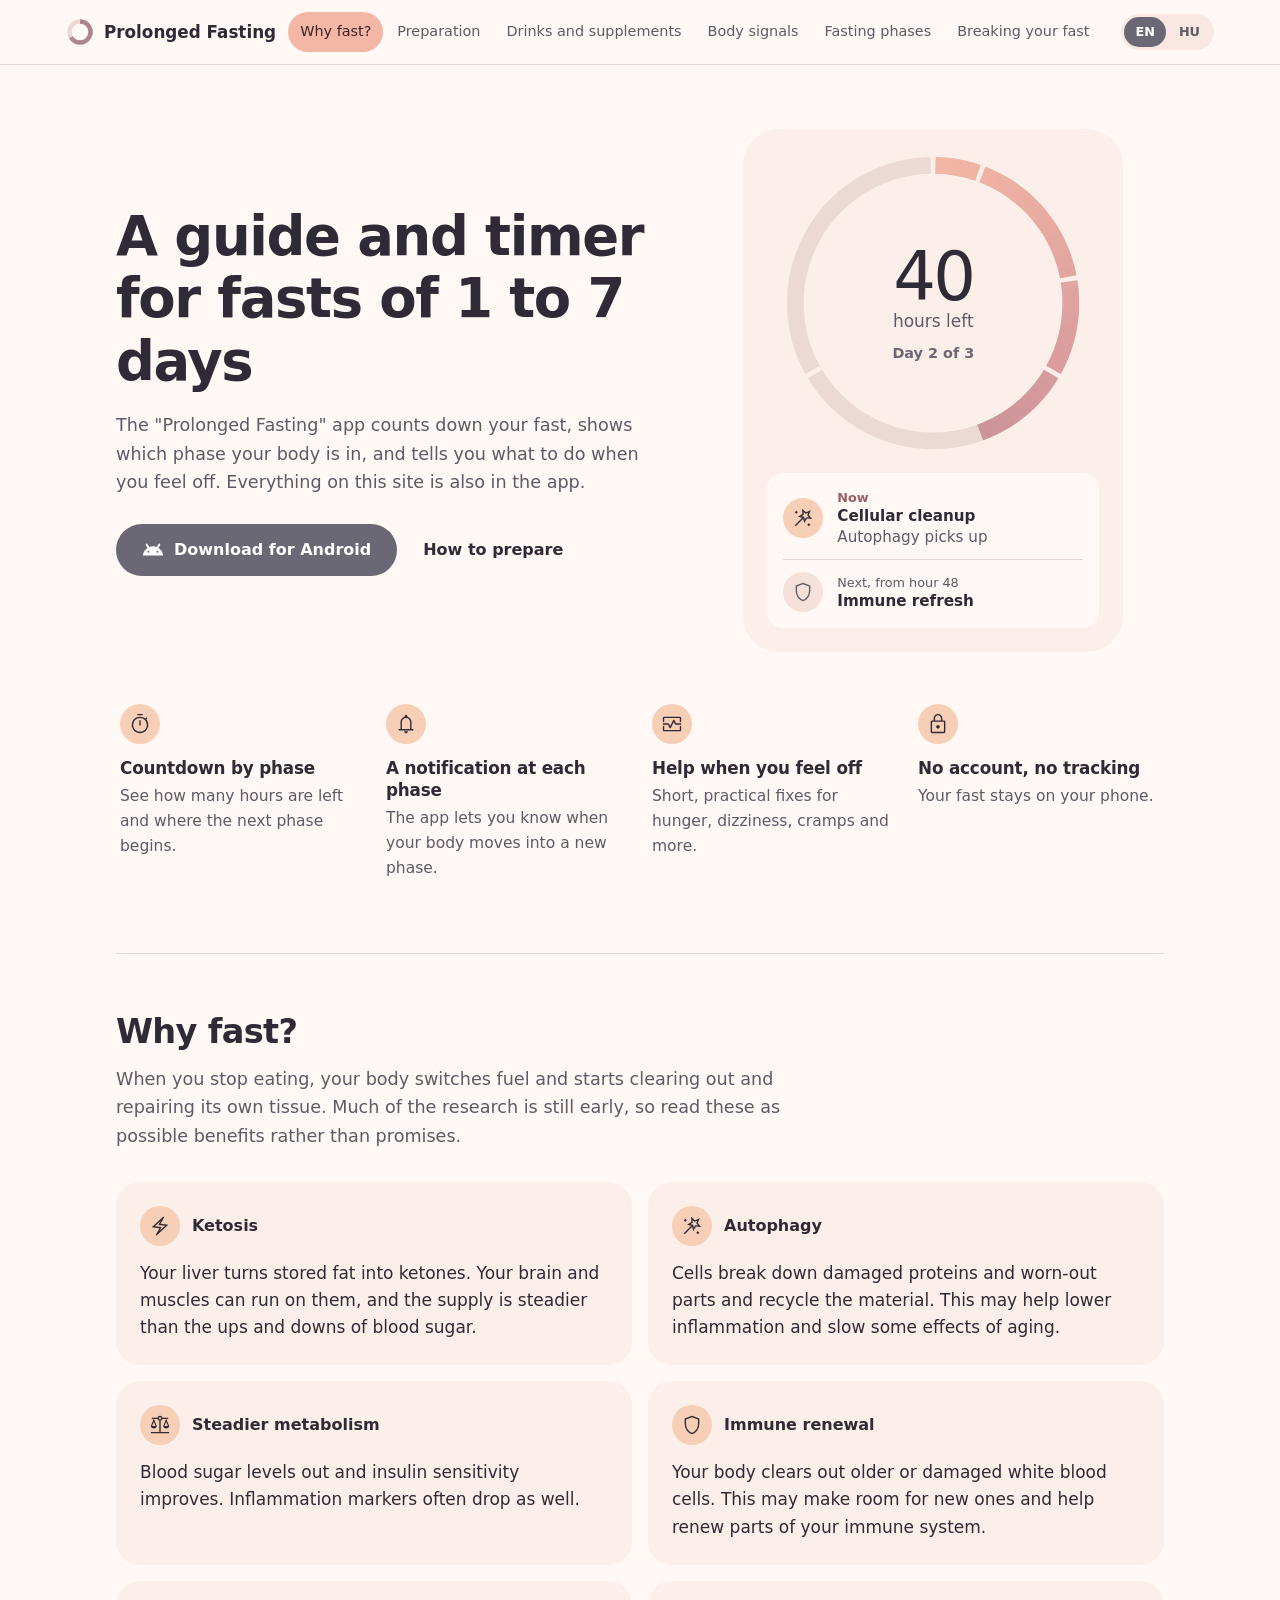
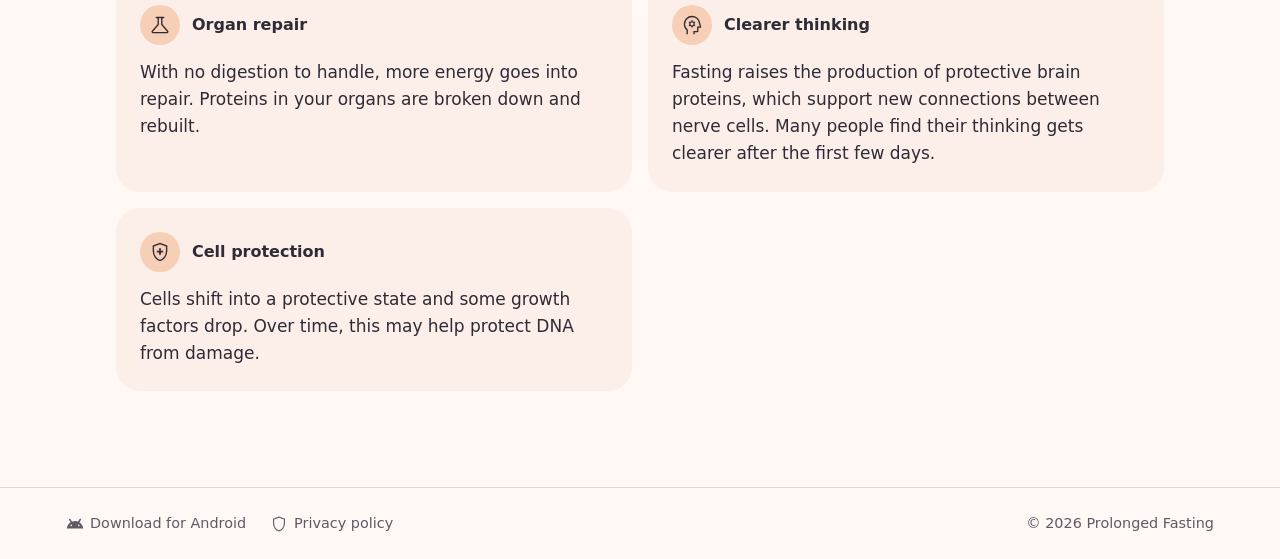
<file: index.html>
<!DOCTYPE html><html lang="en"> <head><meta charset="UTF-8"><meta name="robots" content="noindex"><link rel="canonical" href="https://prolongedfasting.github.io/en/"><meta http-equiv="refresh" content="0;url=/en/"><script>
      location.replace((navigator.language || '').toLowerCase().startsWith('hu') ? '/hu/' : '/en/');
    </script><title>Prolonged Fasting</title></head> <body> <a href="/en/">English</a> · <a href="/hu/">Magyar</a> </body></html>
</file>
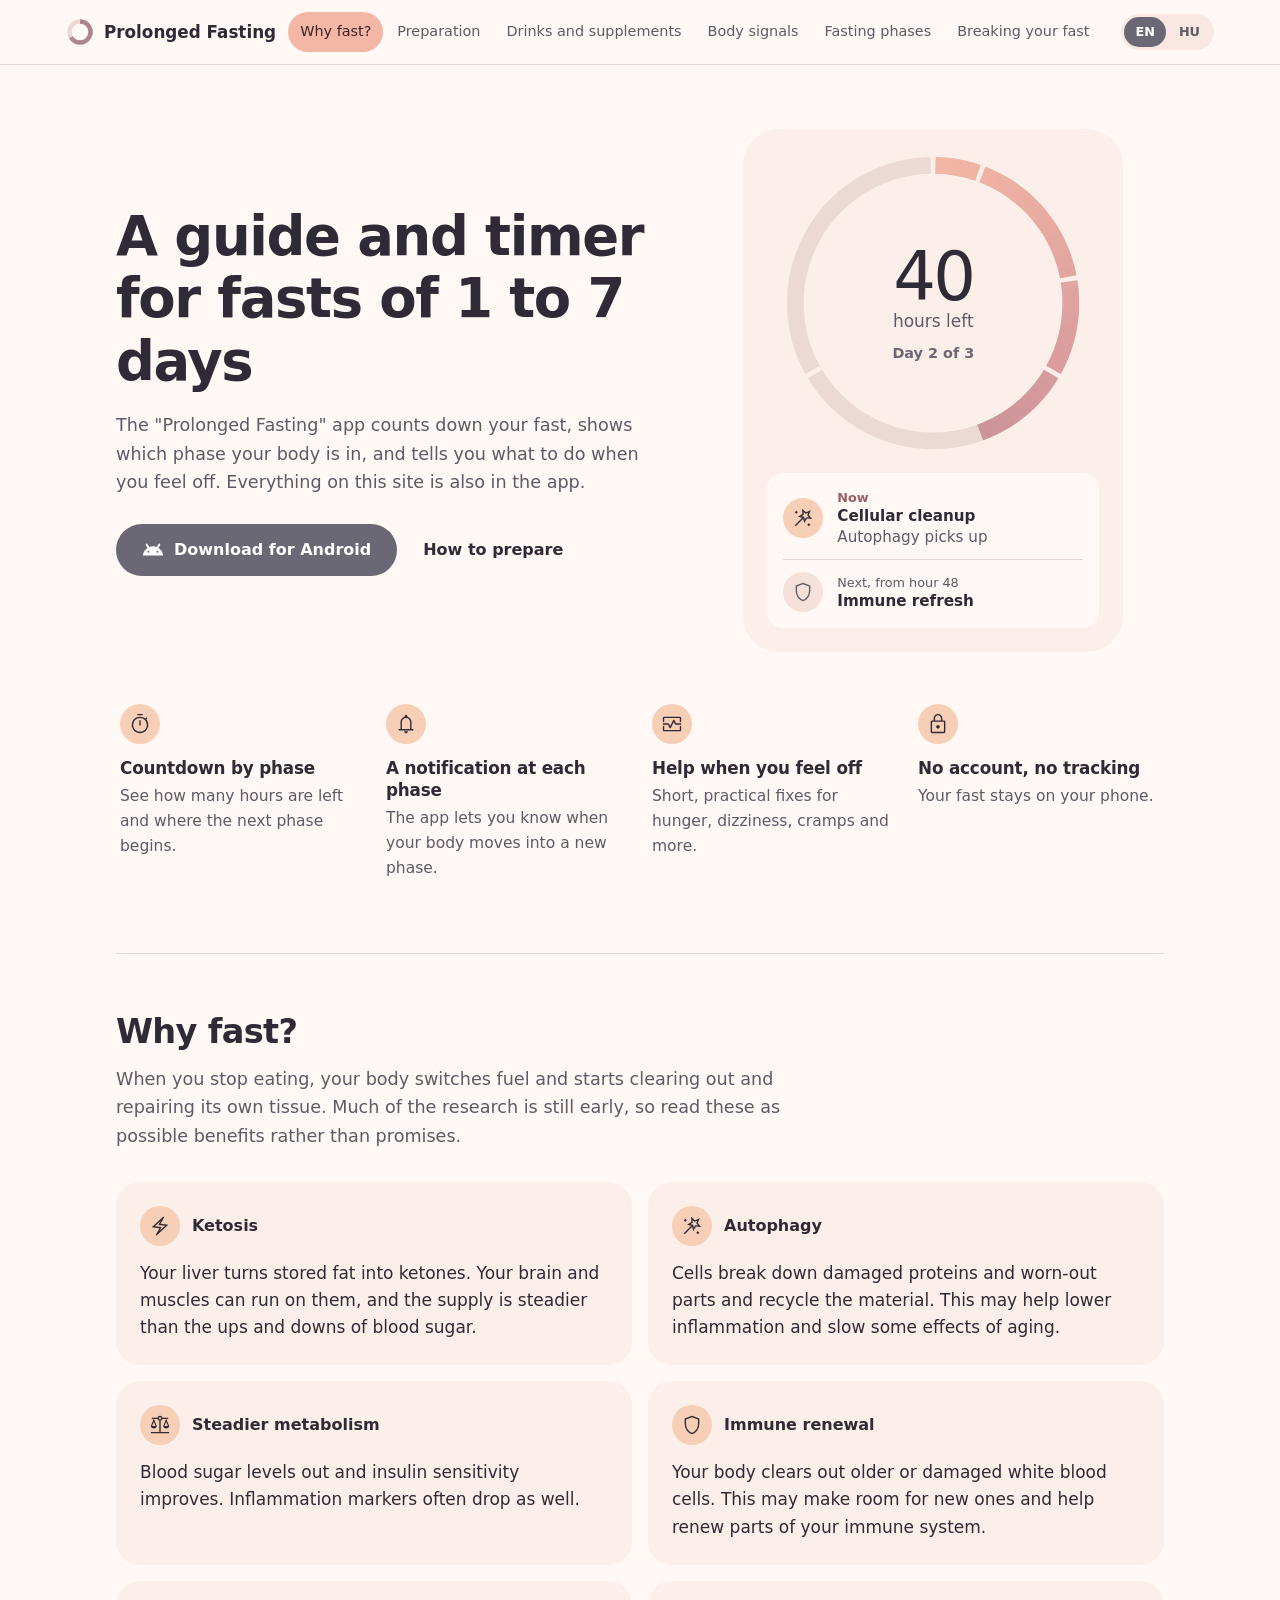
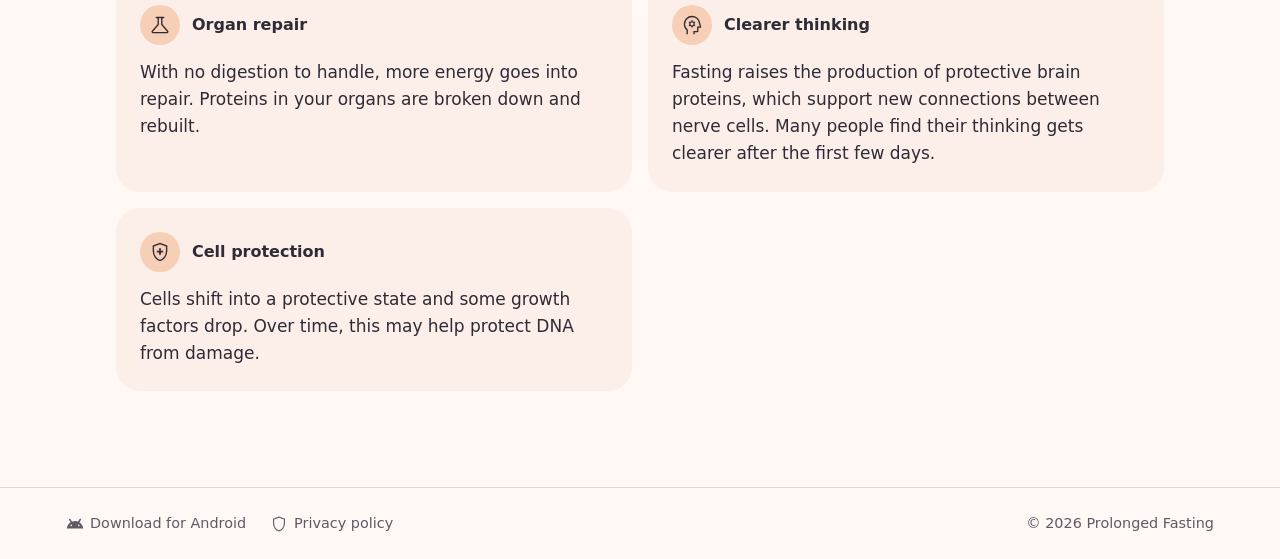
<file: en/index.html>
<!DOCTYPE html><html lang="en"> <head><meta charset="UTF-8"><meta name="viewport" content="width=device-width, initial-scale=1.0"><title>Prolonged Fasting: phases, preparation and a fasting timer</title><meta name="description" content="What happens in your body during a 1-7 day fast, how to prepare, what to drink, and how to break it safely. With an Android timer app."><link rel="canonical" href="https://prolongedfasting.github.io/en/"><meta name="color-scheme" content="light dark"><meta name="theme-color" content="#FFF8F4" media="(prefers-color-scheme: light)"><meta name="theme-color" content="#1E1C22" media="(prefers-color-scheme: dark)"><link rel="alternate" hreflang="en" href="https://prolongedfasting.github.io/en/"><link rel="alternate" hreflang="hu" href="https://prolongedfasting.github.io/hu/"><link rel="alternate" hreflang="x-default" href="https://prolongedfasting.github.io/en/"><meta property="og:type" content="website"><meta property="og:title" content="Prolonged Fasting: phases, preparation and a fasting timer"><meta property="og:description" content="What happens in your body during a 1-7 day fast, how to prepare, what to drink, and how to break it safely. With an Android timer app."><meta property="og:url" content="https://prolongedfasting.github.io/en/"><meta property="og:site_name" content="Prolonged Fasting"><meta property="og:locale" content="en_US"><meta name="twitter:card" content="summary"><meta name="twitter:title" content="Prolonged Fasting: phases, preparation and a fasting timer"><meta name="twitter:description" content="What happens in your body during a 1-7 day fast, how to prepare, what to drink, and how to break it safely. With an Android timer app."><script type="application/ld+json">{"@context":"https://schema.org","@type":"WebSite","name":"Prolonged Fasting","url":"https://prolongedfasting.github.io","inLanguage":"en","description":"What happens in your body during a 1-7 day fast, how to prepare, what to drink, and how to break it safely. With an Android timer app."}</script><link rel="icon" type="image/svg+xml" href="/favicon.svg"><link rel="sitemap" href="/sitemap.xml"><link rel="stylesheet" href="/_astro/body-signals.C4jGwoBI.css">
<style>.phase-ring[data-astro-cid-77bipaps]{display:block;width:100%;height:auto}.hero[data-astro-cid-ct3bgug4]{display:grid;gap:40px;align-items:center;padding:8px 0 48px}.hero[data-astro-cid-ct3bgug4] h1[data-astro-cid-ct3bgug4]{font-size:clamp(2.1rem,5.4vw,3.4rem);max-width:16ch;margin-bottom:18px}.hero-actions[data-astro-cid-ct3bgug4]{display:flex;flex-wrap:wrap;gap:8px;margin-top:28px}.preview[data-astro-cid-ct3bgug4]{background:var(--surface-low);border-radius:36px;padding:28px 24px 24px;max-width:380px;width:100%;justify-self:center}.preview-ring[data-astro-cid-ct3bgug4]{position:relative;width:88%;margin:0 auto}.preview-center[data-astro-cid-ct3bgug4]{position:absolute;inset:0;display:flex;flex-direction:column;align-items:center;justify-content:center;text-align:center;line-height:1.25}.preview-hours[data-astro-cid-ct3bgug4]{font-size:4.2rem;font-weight:300;line-height:1;letter-spacing:-.04em;font-variant-numeric:tabular-nums}.preview-day[data-astro-cid-ct3bgug4]{margin-top:12px;font-weight:600;font-size:.9rem;color:var(--primary)}.preview-phases[data-astro-cid-ct3bgug4]{margin-top:24px;background:var(--bg);border-radius:var(--radius-md);padding:4px 16px}.preview-row[data-astro-cid-ct3bgug4]{display:flex;gap:14px;align-items:center;padding:12px 0}.preview-row[data-astro-cid-ct3bgug4]+.preview-row[data-astro-cid-ct3bgug4]{border-top:1px solid var(--outline-variant)}.preview-row[data-astro-cid-ct3bgug4] div[data-astro-cid-ct3bgug4]{display:flex;flex-direction:column;line-height:1.35;font-size:.95rem}.overline[data-astro-cid-ct3bgug4]{font-size:.8rem;color:var(--on-bg-muted)}.overline[data-astro-cid-ct3bgug4].now{color:var(--tertiary);font-weight:600}.badge[data-astro-cid-ct3bgug4].quiet{background:var(--surface-high);color:var(--on-bg-muted)}.features[data-astro-cid-ct3bgug4]{list-style:none;display:grid;gap:var(--gap);grid-template-columns:repeat(auto-fit,minmax(220px,1fr));padding-bottom:72px}.features[data-astro-cid-ct3bgug4] li[data-astro-cid-ct3bgug4]{padding:4px 4px 0}.features[data-astro-cid-ct3bgug4] .badge[data-astro-cid-ct3bgug4]{margin-bottom:14px}.features[data-astro-cid-ct3bgug4] h2[data-astro-cid-ct3bgug4]{font-size:1.05rem;margin-bottom:4px}.features[data-astro-cid-ct3bgug4] p[data-astro-cid-ct3bgug4]{font-size:.97rem}.why[data-astro-cid-ct3bgug4]{border-top:1px solid var(--outline-variant);padding-top:56px}.why-head[data-astro-cid-ct3bgug4]{max-width:760px;margin-bottom:32px}.section-title[data-astro-cid-ct3bgug4]{font-size:clamp(1.6rem,3.6vw,2.1rem);letter-spacing:-.02em;margin-bottom:12px}.why-grid[data-astro-cid-ct3bgug4]{display:grid;gap:var(--gap)}@media (min-width: 860px){.hero[data-astro-cid-ct3bgug4]{grid-template-columns:1.15fr 1fr;gap:56px;padding-top:24px}.why-grid[data-astro-cid-ct3bgug4]{grid-template-columns:1fr 1fr}}
</style><script type="module">const s=document.getElementById("menuToggle"),t=document.getElementById("mainNav"),n=e=>{t?.classList.toggle("open",e),s?.setAttribute("aria-expanded",String(e))};s?.addEventListener("click",()=>n(!t?.classList.contains("open")));t?.querySelectorAll("a").forEach(e=>e.addEventListener("click",()=>n(!1)));document.addEventListener("keydown",e=>{e.key==="Escape"&&n(!1)});
</script></head> <body> <a class="skip-link" href="#content">Skip to content</a> <header class="site-header"> <div class="header-inner"> <a class="brand" href="/en/"> <svg viewBox="0 0 32 32" aria-hidden="true"> <circle cx="16" cy="16" r="12" fill="none" stroke="var(--ring-track)" stroke-width="5"></circle> <path d="M16 4 A12 12 0 1 1 5.6 22" fill="none" stroke="var(--ring-3)" stroke-width="5"></path> </svg> Prolonged Fasting </a> <nav class="main-nav" id="mainNav" aria-label="Menu"> <a href="/en/" aria-current="page"> <svg class="icon" width="20" height="20" viewBox="0 -960 960 960" fill="currentColor" aria-hidden="true" focusable="false"><path d="M453-280h60v-240h-60v240Zm50.5-323.2q9.5-9.2 9.5-22.8 0-14.45-9.48-24.22-9.48-9.78-23.5-9.78t-23.52 9.78Q447-640.45 447-626q0 13.6 9.48 22.8 9.48 9.2 23.5 9.2t23.52-9.2ZM480.27-80q-82.74 0-155.5-31.5Q252-143 197.5-197.5t-86-127.34Q80-397.68 80-480.5t31.5-155.66Q143-709 197.5-763t127.34-85.5Q397.68-880 480.5-880t155.66 31.5Q709-817 763-763t85.5 127Q880-563 880-480.27q0 82.74-31.5 155.5Q817-252 763-197.68q-54 54.31-127 86Q563-80 480.27-80Zm.23-60Q622-140 721-239.5t99-241Q820-622 721.19-721T480-820q-141 0-240.5 98.81T140-480q0 141 99.5 240.5t241 99.5Zm-.5-340Z"/></svg>Why fast? </a><a href="/en/preparation/"> <svg class="icon" width="20" height="20" viewBox="0 -960 960 960" fill="currentColor" aria-hidden="true" focusable="false"><path d="M560-574v-48q33-14 67.5-21t72.5-7q26 0 51 4t49 10v44q-24-9-48.5-13.5T700-610q-38 0-73 9.5T560-574Zm0 220v-49q33-13.5 67.5-20.25T700-430q26 0 51 4t49 10v44q-24-9-48.5-13.5T700-390q-38 0-73 9t-67 27Zm0-110v-48q33-14 67.5-21t72.5-7q26 0 51 4t49 10v44q-24-9-48.5-13.5T700-500q-38 0-73 9.5T560-464ZM248-300q53.57 0 104.28 12.5Q403-275 452-250v-427q-45-30-97.62-46.5Q301.76-740 248-740q-38 0-74.5 9.5T100-707v434q31-14 70.5-20.5T248-300Zm264 50q50-25 98-37.5T712-300q38 0 78.5 6t69.5 16v-429q-34-17-71.82-25-37.82-8-76.18-8-54 0-104.5 16.5T512-677v427Zm-30 90q-51-38-111-58.5T248-239q-36.54 0-71.77 9T106-208q-23.1 11-44.55-3Q40-225 40-251v-463q0-15 7-27.5T68-761q42-20 87.39-29.5 45.4-9.5 92.61-9.5 63 0 122.5 17T482-731q51-35 109.5-52T712-800q46.87 0 91.93 9.5Q849-781 891-761q14 7 21.5 19.5T920-714v463q0 27.89-22.5 42.45Q875-194 853-208q-34-14-69.23-22.5Q748.54-239 712-239q-63 0-121 21t-109 58ZM276-489Z"/></svg>Preparation </a><a href="/en/what-to-consume/"> <svg class="icon" width="20" height="20" viewBox="0 -960 960 960" fill="currentColor" aria-hidden="true" focusable="false"><path d="M262-80q-23 0-40.5-15T202-133l-82-747h720l-82 747q-2 23-19.5 38T698-80H262Zm-48-500 48 440h436l48-440H214Zm-7-60h546l20-180H187l20 180Zm239 373.5Q432-280 432-299q0-24 12.5-53t35.5-59q23 30 35.5 59t12.5 53q0 19-14 32.5T480-253q-20 0-34-13.5ZM556.5-224q31.5-31 31.5-75 0-47-28.5-100T480-500q-51 48-79.5 101T372-299q0 44 31.5 75t76.5 31q45 0 76.5-31ZM214-140h532-532Z"/></svg>Drinks and supplements </a><a href="/en/body-signals/"> <svg class="icon" width="20" height="20" viewBox="0 -960 960 960" fill="currentColor" aria-hidden="true" focusable="false"><path d="M80-570v-170q0-24 18-42t42-18h680q24 0 42 18t18 42v170h-60v-170H140v170H80Zm60 410q-24 0-42-18t-18-42v-170h60v170h680v-170h60v170q0 24-18 42t-42 18H140Zm275.6-134q7.6-4 11.4-12l133-266 53 106q3.75 8 11.25 12t15.75 4h240v-60H659l-72-143q-3.72-8.25-11.17-11.63-7.45-3.37-15.64-3.37-8.19 0-15.79 3.37-7.6 3.38-11.4 11.63L400-388l-53-106q-3.75-8-11.25-12T320-510H80v60h221l72 144q3.72 8 11.17 12 7.45 4 15.64 4 8.19 0 15.79-4ZM480-480Z"/></svg>Body signals </a><a href="/en/phases/"> <svg class="icon" width="20" height="20" viewBox="0 -960 960 960" fill="currentColor" aria-hidden="true" focusable="false"><path d="M109.91-240Q81-240 60.5-260.59 40-281.18 40-310.09t20.49-49.41q20.5-20.5 49.28-20.5 5.23 0 10.23.5t13 2.5l200-200q-2-8-2.5-13t-.5-10.23q0-28.78 20.59-49.28Q371.18-670 400.09-670t49.41 20.63q20.5 20.64 20.5 49.61 0 1.76-3 22.76l110 110q8-2 13-2.5t10-.5q5 0 10 .5t13 2.5l160-160q-2-8-2.5-13t-.5-10.23q0-28.78 20.59-49.28Q821.18-720 850.09-720t49.41 20.59q20.5 20.59 20.5 49.5t-20.49 49.41q-20.5 20.5-49.28 20.5-5.23 0-10.23-.5t-13-2.5L667-423q2 8 2.5 13t.5 10.23q0 28.78-20.59 49.28Q628.82-330 599.91-330t-49.41-20.49q-20.5-20.5-20.5-49.28 0-5.23.5-10.23t2.5-13L423-533q-8 2-13 2.5t-10.25.5q-1.75 0-22.75-3L177-333q2 8 2.5 13t.5 10.23q0 28.78-20.59 49.28Q138.82-240 109.91-240Z"/></svg>Fasting phases </a><a href="/en/fast-break/"> <svg class="icon" width="20" height="20" viewBox="0 -960 960 960" fill="currentColor" aria-hidden="true" focusable="false"><path d="m140-120-60-60h800l-60 60H140Zm-20-121q5-17 16-30.5t24-25.5v-325h-40v-50h40v-34h-40v-50h40v-34h-40v-50h290q24.75 0 42.38 17.62Q470-804.75 470-780v24h370v50H470v24q0 24.75-17.62 42.37Q434.75-622 410-622h-95v271q21 2 39.5 10t35.5 22q17-69 74-109.5T593-469q88 0 147.5 63.5T800-254v13H120Zm330-60h283q-10-49-49.5-78.5T593-409q-51 0-92 29t-51 79ZM315-756h105v-34H315v34Zm0 84h105v-34H315v34Zm-105-84h55v-34h-55v34Zm0 84h55v-34h-55v34Zm0 340q12-9 26-14t29-6v-270h-55v290Zm382 31Z"/></svg>Breaking your fast </a> </nav> <div class="lang-switch"> <a href="/en/" hreflang="en" lang="en" aria-current="true">EN</a> <a href="/hu/" hreflang="hu" lang="hu">HU</a> </div> <button class="menu-button" id="menuToggle" aria-label="Menu" aria-expanded="false" aria-controls="mainNav"> <span class="open"><svg class="icon" width="24" height="24" viewBox="0 -960 960 960" fill="currentColor" aria-hidden="true" focusable="false"><path d="M120-240v-60h720v60H120Zm0-210v-60h720v60H120Zm0-210v-60h720v60H120Z"/></svg></span> <span class="close"><svg class="icon" width="24" height="24" viewBox="0 -960 960 960" fill="currentColor" aria-hidden="true" focusable="false"><path d="m249-207-42-42 231-231-231-231 42-42 231 231 231-231 42 42-231 231 231 231-42 42-231-231-231 231Z"/></svg></span> </button> </div> </header> <main id="content" class="wide">  <section class="hero" data-astro-cid-ct3bgug4> <div class="hero-copy" data-astro-cid-ct3bgug4> <h1 data-astro-cid-ct3bgug4>A guide and timer for fasts of 1 to 7 days</h1> <p class="lead" data-astro-cid-ct3bgug4>The &quot;Prolonged Fasting&quot; app counts down your fast, shows which phase your body is in, and tells you what to do when you feel off. Everything on this site is also in the app.</p> <div class="hero-actions" data-astro-cid-ct3bgug4> <a class="button" href="https://play.google.com/store/apps/details?id=com.arcadianapps.prolongedfast&hl=en" target="_blank" rel="noopener noreferrer" data-astro-cid-ct3bgug4> <svg class="icon" width="22" height="22" viewBox="0 -960 960 960" fill="currentColor" aria-hidden="true" focusable="false"><path d="M40-240q10-105 64-191t139-140l-77-129q-9-14-4.5-30t18.5-24q14-9 30-5t24 18l80 133q38-16 79.5-24t86.5-8q45 0 86.5 8t79.5 24l80-133q8-14 24-18t30 5q14 8 18 24t-4 30l-77 129q85 54 139 140t64 191H40Zm680.5-151.5Q722-409 711-426t-27-22q-16-5-29 4t-15 26q-2 17 9 34t27.5 22.5Q693-356 706-365t14.5-26.5ZM284-362q16-5 27-22t9.5-34.5Q319-436 306-445t-29.5-3.5Q260-443 249-426t-9 34q2 17 15 26t29 4Z"/></svg>Download for Android </a> <a class="button text" href="/en/preparation/" data-astro-cid-ct3bgug4>How to prepare</a> </div> </div> <figure class="preview" aria-label="The app’s countdown screen" data-astro-cid-ct3bgug4> <div class="preview-ring" data-astro-cid-ct3bgug4> <svg class="phase-ring" viewBox="0 0 280 280" width="280" height="280" aria-hidden="true" data-astro-cid-77bipaps> <path d="M 142.30 8.02 A 132 132 0 0 1 182.97 15.19" fill="none" stroke="var(--ring-track)" stroke-width="16" data-astro-cid-77bipaps></path><path d="M 187.30 16.77 A 132 132 0 0 1 269.57 114.81" fill="none" stroke="var(--ring-track)" stroke-width="16" data-astro-cid-77bipaps></path><path d="M 270.37 119.35 A 132 132 0 0 1 255.45 203.99" fill="none" stroke="var(--ring-track)" stroke-width="16" data-astro-cid-77bipaps></path><path d="M 253.15 207.99 A 132 132 0 0 1 26.85 207.99" fill="none" stroke="var(--ring-track)" stroke-width="16" data-astro-cid-77bipaps></path><path d="M 24.55 203.99 A 132 132 0 0 1 137.70 8.02" fill="none" stroke="var(--ring-track)" stroke-width="16" data-astro-cid-77bipaps></path>  <path d="M 142.30 8.02 A 132 132 0 0 1 149.67 8.35" fill="none" stroke="var(--ring-3)" style="stroke:color-mix(in oklab, var(--ring-1) 98%, var(--ring-2) 2%)" stroke-width="16" data-astro-cid-77bipaps></path><path d="M 149.21 8.32 A 132 132 0 0 1 156.54 9.04" fill="none" stroke="var(--ring-3)" style="stroke:color-mix(in oklab, var(--ring-1) 95%, var(--ring-2) 5%)" stroke-width="16" data-astro-cid-77bipaps></path><path d="M 156.09 8.98 A 132 132 0 0 1 163.38 10.09" fill="none" stroke="var(--ring-3)" style="stroke:color-mix(in oklab, var(--ring-1) 93%, var(--ring-2) 7%)" stroke-width="16" data-astro-cid-77bipaps></path><path d="M 162.92 10.01 A 132 132 0 0 1 170.14 11.49" fill="none" stroke="var(--ring-3)" style="stroke:color-mix(in oklab, var(--ring-1) 90%, var(--ring-2) 10%)" stroke-width="16" data-astro-cid-77bipaps></path><path d="M 169.69 11.38 A 132 132 0 0 1 176.83 13.24" fill="none" stroke="var(--ring-3)" style="stroke:color-mix(in oklab, var(--ring-1) 88%, var(--ring-2) 12%)" stroke-width="16" data-astro-cid-77bipaps></path><path d="M 176.38 13.11 A 132 132 0 0 1 182.97 15.19" fill="none" stroke="var(--ring-3)" style="stroke:color-mix(in oklab, var(--ring-1) 85%, var(--ring-2) 15%)" stroke-width="16" data-astro-cid-77bipaps></path><path d="M 187.30 16.77 A 132 132 0 0 1 194.11 19.60" fill="none" stroke="var(--ring-3)" style="stroke:color-mix(in oklab, var(--ring-1) 81%, var(--ring-2) 19%)" stroke-width="16" data-astro-cid-77bipaps></path><path d="M 193.69 19.41 A 132 132 0 0 1 200.34 22.60" fill="none" stroke="var(--ring-3)" style="stroke:color-mix(in oklab, var(--ring-1) 79%, var(--ring-2) 21%)" stroke-width="16" data-astro-cid-77bipaps></path><path d="M 199.93 22.39 A 132 132 0 0 1 206.40 25.92" fill="none" stroke="var(--ring-3)" style="stroke:color-mix(in oklab, var(--ring-1) 76%, var(--ring-2) 24%)" stroke-width="16" data-astro-cid-77bipaps></path><path d="M 206.00 25.68 A 132 132 0 0 1 212.28 29.55" fill="none" stroke="var(--ring-3)" style="stroke:color-mix(in oklab, var(--ring-1) 74%, var(--ring-2) 26%)" stroke-width="16" data-astro-cid-77bipaps></path><path d="M 211.89 29.30 A 132 132 0 0 1 217.96 33.48" fill="none" stroke="var(--ring-3)" style="stroke:color-mix(in oklab, var(--ring-1) 71%, var(--ring-2) 29%)" stroke-width="16" data-astro-cid-77bipaps></path><path d="M 217.59 33.21 A 132 132 0 0 1 223.43 37.71" fill="none" stroke="var(--ring-3)" style="stroke:color-mix(in oklab, var(--ring-1) 69%, var(--ring-2) 31%)" stroke-width="16" data-astro-cid-77bipaps></path><path d="M 223.07 37.42 A 132 132 0 0 1 228.67 42.21" fill="none" stroke="var(--ring-3)" style="stroke:color-mix(in oklab, var(--ring-1) 66%, var(--ring-2) 34%)" stroke-width="16" data-astro-cid-77bipaps></path><path d="M 228.33 41.90 A 132 132 0 0 1 233.66 46.99" fill="none" stroke="var(--ring-3)" style="stroke:color-mix(in oklab, var(--ring-1) 64%, var(--ring-2) 36%)" stroke-width="16" data-astro-cid-77bipaps></path><path d="M 233.34 46.66 A 132 132 0 0 1 238.40 52.02" fill="none" stroke="var(--ring-3)" style="stroke:color-mix(in oklab, var(--ring-1) 61%, var(--ring-2) 39%)" stroke-width="16" data-astro-cid-77bipaps></path><path d="M 238.10 51.67 A 132 132 0 0 1 242.87 57.29" fill="none" stroke="var(--ring-3)" style="stroke:color-mix(in oklab, var(--ring-1) 59%, var(--ring-2) 41%)" stroke-width="16" data-astro-cid-77bipaps></path><path d="M 242.58 56.93 A 132 132 0 0 1 247.06 62.79" fill="none" stroke="var(--ring-3)" style="stroke:color-mix(in oklab, var(--ring-1) 56%, var(--ring-2) 44%)" stroke-width="16" data-astro-cid-77bipaps></path><path d="M 246.79 62.41 A 132 132 0 0 1 250.95 68.49" fill="none" stroke="var(--ring-3)" style="stroke:color-mix(in oklab, var(--ring-1) 54%, var(--ring-2) 46%)" stroke-width="16" data-astro-cid-77bipaps></path><path d="M 250.70 68.11 A 132 132 0 0 1 254.55 74.40" fill="none" stroke="var(--ring-3)" style="stroke:color-mix(in oklab, var(--ring-1) 51%, var(--ring-2) 49%)" stroke-width="16" data-astro-cid-77bipaps></path><path d="M 254.32 74.00 A 132 132 0 0 1 257.82 80.48" fill="none" stroke="var(--ring-3)" style="stroke:color-mix(in oklab, var(--ring-1) 49%, var(--ring-2) 51%)" stroke-width="16" data-astro-cid-77bipaps></path><path d="M 257.61 80.07 A 132 132 0 0 1 260.77 86.73" fill="none" stroke="var(--ring-3)" style="stroke:color-mix(in oklab, var(--ring-1) 46%, var(--ring-2) 54%)" stroke-width="16" data-astro-cid-77bipaps></path><path d="M 260.59 86.31 A 132 132 0 0 1 263.40 93.13" fill="none" stroke="var(--ring-3)" style="stroke:color-mix(in oklab, var(--ring-1) 44%, var(--ring-2) 56%)" stroke-width="16" data-astro-cid-77bipaps></path><path d="M 263.23 92.70 A 132 132 0 0 1 265.68 99.65" fill="none" stroke="var(--ring-3)" style="stroke:color-mix(in oklab, var(--ring-1) 41%, var(--ring-2) 59%)" stroke-width="16" data-astro-cid-77bipaps></path><path d="M 265.54 99.21 A 132 132 0 0 1 267.62 106.28" fill="none" stroke="var(--ring-3)" style="stroke:color-mix(in oklab, var(--ring-1) 39%, var(--ring-2) 61%)" stroke-width="16" data-astro-cid-77bipaps></path><path d="M 267.50 105.84 A 132 132 0 0 1 269.21 113.01" fill="none" stroke="var(--ring-3)" style="stroke:color-mix(in oklab, var(--ring-1) 36%, var(--ring-2) 64%)" stroke-width="16" data-astro-cid-77bipaps></path><path d="M 269.12 112.56 A 132 132 0 0 1 269.57 114.81" fill="none" stroke="var(--ring-3)" style="stroke:color-mix(in oklab, var(--ring-1) 35%, var(--ring-2) 65%)" stroke-width="16" data-astro-cid-77bipaps></path><path d="M 270.37 119.35 A 132 132 0 0 1 271.32 126.66" fill="none" stroke="var(--ring-3)" style="stroke:color-mix(in oklab, var(--ring-1) 31%, var(--ring-2) 69%)" stroke-width="16" data-astro-cid-77bipaps></path><path d="M 271.28 126.20 A 132 132 0 0 1 271.84 133.55" fill="none" stroke="var(--ring-3)" style="stroke:color-mix(in oklab, var(--ring-1) 29%, var(--ring-2) 71%)" stroke-width="16" data-astro-cid-77bipaps></path><path d="M 271.82 133.09 A 132 132 0 0 1 272.00 140.46" fill="none" stroke="var(--ring-3)" style="stroke:color-mix(in oklab, var(--ring-1) 26%, var(--ring-2) 74%)" stroke-width="16" data-astro-cid-77bipaps></path><path d="M 272.00 140.00 A 132 132 0 0 1 271.79 147.37" fill="none" stroke="var(--ring-3)" style="stroke:color-mix(in oklab, var(--ring-1) 24%, var(--ring-2) 76%)" stroke-width="16" data-astro-cid-77bipaps></path><path d="M 271.82 146.91 A 132 132 0 0 1 271.23 154.26" fill="none" stroke="var(--ring-3)" style="stroke:color-mix(in oklab, var(--ring-1) 21%, var(--ring-2) 79%)" stroke-width="16" data-astro-cid-77bipaps></path><path d="M 271.28 153.80 A 132 132 0 0 1 270.30 161.10" fill="none" stroke="var(--ring-3)" style="stroke:color-mix(in oklab, var(--ring-1) 19%, var(--ring-2) 81%)" stroke-width="16" data-astro-cid-77bipaps></path><path d="M 270.37 160.65 A 132 132 0 0 1 269.02 167.89" fill="none" stroke="var(--ring-3)" style="stroke:color-mix(in oklab, var(--ring-1) 16%, var(--ring-2) 84%)" stroke-width="16" data-astro-cid-77bipaps></path><path d="M 269.12 167.44 A 132 132 0 0 1 267.38 174.61" fill="none" stroke="var(--ring-3)" style="stroke:color-mix(in oklab, var(--ring-1) 14%, var(--ring-2) 86%)" stroke-width="16" data-astro-cid-77bipaps></path><path d="M 267.50 174.16 A 132 132 0 0 1 265.40 181.23" fill="none" stroke="var(--ring-3)" style="stroke:color-mix(in oklab, var(--ring-1) 11%, var(--ring-2) 89%)" stroke-width="16" data-astro-cid-77bipaps></path><path d="M 265.54 180.79 A 132 132 0 0 1 263.07 187.73" fill="none" stroke="var(--ring-3)" style="stroke:color-mix(in oklab, var(--ring-1) 9%, var(--ring-2) 91%)" stroke-width="16" data-astro-cid-77bipaps></path><path d="M 263.23 187.30 A 132 132 0 0 1 260.40 194.11" fill="none" stroke="var(--ring-3)" style="stroke:color-mix(in oklab, var(--ring-1) 6%, var(--ring-2) 94%)" stroke-width="16" data-astro-cid-77bipaps></path><path d="M 260.59 193.69 A 132 132 0 0 1 257.40 200.34" fill="none" stroke="var(--ring-3)" style="stroke:color-mix(in oklab, var(--ring-1) 4%, var(--ring-2) 96%)" stroke-width="16" data-astro-cid-77bipaps></path><path d="M 257.61 199.93 A 132 132 0 0 1 255.45 203.99" fill="none" stroke="var(--ring-3)" style="stroke:color-mix(in oklab, var(--ring-1) 2%, var(--ring-2) 98%)" stroke-width="16" data-astro-cid-77bipaps></path><path d="M 253.15 207.99 A 132 132 0 0 1 249.17 214.20" fill="none" stroke="var(--ring-3)" style="stroke:color-mix(in oklab, var(--ring-2) 98%, var(--ring-3) 2%)" stroke-width="16" data-astro-cid-77bipaps></path><path d="M 249.43 213.81 A 132 132 0 0 1 245.14 219.81" fill="none" stroke="var(--ring-3)" style="stroke:color-mix(in oklab, var(--ring-2) 95%, var(--ring-3) 5%)" stroke-width="16" data-astro-cid-77bipaps></path><path d="M 245.42 219.44 A 132 132 0 0 1 240.82 225.20" fill="none" stroke="var(--ring-3)" style="stroke:color-mix(in oklab, var(--ring-2) 93%, var(--ring-3) 7%)" stroke-width="16" data-astro-cid-77bipaps></path><path d="M 241.12 224.85 A 132 132 0 0 1 236.22 230.36" fill="none" stroke="var(--ring-3)" style="stroke:color-mix(in oklab, var(--ring-2) 90%, var(--ring-3) 10%)" stroke-width="16" data-astro-cid-77bipaps></path><path d="M 236.54 230.02 A 132 132 0 0 1 231.36 235.27" fill="none" stroke="var(--ring-3)" style="stroke:color-mix(in oklab, var(--ring-2) 88%, var(--ring-3) 12%)" stroke-width="16" data-astro-cid-77bipaps></path><path d="M 231.69 234.95 A 132 132 0 0 1 226.25 239.92" fill="none" stroke="var(--ring-3)" style="stroke:color-mix(in oklab, var(--ring-2) 85%, var(--ring-3) 15%)" stroke-width="16" data-astro-cid-77bipaps></path><path d="M 226.60 239.62 A 132 132 0 0 1 220.90 244.30" fill="none" stroke="var(--ring-3)" style="stroke:color-mix(in oklab, var(--ring-2) 83%, var(--ring-3) 17%)" stroke-width="16" data-astro-cid-77bipaps></path><path d="M 221.27 244.02 A 132 132 0 0 1 215.33 248.39" fill="none" stroke="var(--ring-3)" style="stroke:color-mix(in oklab, var(--ring-2) 80%, var(--ring-3) 20%)" stroke-width="16" data-astro-cid-77bipaps></path><path d="M 215.71 248.13 A 132 132 0 0 1 209.56 252.19" fill="none" stroke="var(--ring-3)" style="stroke:color-mix(in oklab, var(--ring-2) 78%, var(--ring-3) 22%)" stroke-width="16" data-astro-cid-77bipaps></path><path d="M 209.95 251.94 A 132 132 0 0 1 203.59 255.67" fill="none" stroke="var(--ring-3)" style="stroke:color-mix(in oklab, var(--ring-2) 75%, var(--ring-3) 25%)" stroke-width="16" data-astro-cid-77bipaps></path><path d="M 203.99 255.45 A 132 132 0 0 1 197.45 258.84" fill="none" stroke="var(--ring-3)" style="stroke:color-mix(in oklab, var(--ring-2) 73%, var(--ring-3) 27%)" stroke-width="16" data-astro-cid-77bipaps></path><path d="M 197.86 258.64 A 132 132 0 0 1 191.15 261.69" fill="none" stroke="var(--ring-3)" style="stroke:color-mix(in oklab, var(--ring-2) 70%, var(--ring-3) 30%)" stroke-width="16" data-astro-cid-77bipaps></path><path d="M 191.58 261.51 A 132 132 0 0 1 185.15 264.04" fill="none" stroke="var(--ring-3)" style="stroke:color-mix(in oklab, var(--ring-2) 68%, var(--ring-3) 32%)" stroke-width="16" data-astro-cid-77bipaps></path> </svg>  <div class="preview-center" data-astro-cid-ct3bgug4> <span class="preview-hours" data-astro-cid-ct3bgug4>40</span> <span class="muted" data-astro-cid-ct3bgug4>hours left</span> <span class="preview-day" data-astro-cid-ct3bgug4>Day 2 of 3</span> </div> </div> <div class="preview-phases" data-astro-cid-ct3bgug4> <div class="preview-row" data-astro-cid-ct3bgug4> <span class="badge" data-astro-cid-ct3bgug4><svg class="icon" width="22" height="22" viewBox="0 -960 960 960" fill="currentColor" aria-hidden="true" focusable="false"><path d="m162-121-42-42 326-326-185-46 192-120-16-225 173 145 209-84-85 209 146 173-226-17-119 192-46-185-327 326Zm25-544-67-67 68-68 67 67-68 68Zm372 251 63-102 120 9-78-92 45-111-111 45-92-78 9 120-102 64 117 29 29 116Zm174 294-67-68 67-67 67 68-67 67ZM578-579Z"/></svg></span> <div data-astro-cid-ct3bgug4> <span class="overline now" data-astro-cid-ct3bgug4>Now</span> <strong data-astro-cid-ct3bgug4>Cellular cleanup</strong> <span class="muted" data-astro-cid-ct3bgug4>Autophagy picks up</span> </div> </div> <div class="preview-row" data-astro-cid-ct3bgug4> <span class="badge quiet" data-astro-cid-ct3bgug4><svg class="icon" width="22" height="22" viewBox="0 -960 960 960" fill="currentColor" aria-hidden="true" focusable="false"><path d="M480-81q-140-35-230-162.5T160-523v-238l320-120 320 120v238q0 152-90 279.5T480-81Zm0-62q115-38 187.5-143.5T740-523v-196l-260-98-260 98v196q0 131 72.5 236.5T480-143Zm0-337Z"/></svg></span> <div data-astro-cid-ct3bgug4> <span class="overline" data-astro-cid-ct3bgug4>Next, from hour 48</span> <strong data-astro-cid-ct3bgug4>Immune refresh</strong> </div> </div> </div> </figure> </section> <ul class="features" data-astro-cid-ct3bgug4> <li data-astro-cid-ct3bgug4> <span class="badge" data-astro-cid-ct3bgug4><svg class="icon" width="22" height="22" viewBox="0 -960 960 960" fill="currentColor" aria-hidden="true" focusable="false"><path d="M360-860v-60h240v60H360Zm90 447h60v-230h-60v230ZM340.5-109.5Q275-138 226-187t-77.5-114.5Q120-367 120-441t28.5-139.5Q177-646 226-695t114.5-77.5Q406-801 480-801q67 0 126 22.5T711-716l51-51 42 42-51 51q36 40 61.5 97T840-441q0 74-28.5 139.5T734-187q-49 49-114.5 77.5T480-81q-74 0-139.5-28.5Zm352-119Q780-316 780-441t-87.5-212.5Q605-741 480-741t-212.5 87.5Q180-566 180-441t87.5 212.5Q355-141 480-141t212.5-87.5ZM480-440Z"/></svg></span> <h2 data-astro-cid-ct3bgug4>Countdown by phase</h2> <p class="muted" data-astro-cid-ct3bgug4>See how many hours are left and where the next phase begins.</p> </li><li data-astro-cid-ct3bgug4> <span class="badge" data-astro-cid-ct3bgug4><svg class="icon" width="22" height="22" viewBox="0 -960 960 960" fill="currentColor" aria-hidden="true" focusable="false"><path d="M160-200v-60h80v-304q0-84 49.5-150.5T420-798v-22q0-25 17.5-42.5T480-880q25 0 42.5 17.5T540-820v22q81 17 130.5 83.5T720-564v304h80v60H160Zm320-302Zm0 422q-33 0-56.5-23.5T400-160h160q0 33-23.5 56.5T480-80ZM300-260h360v-304q0-75-52.5-127.5T480-744q-75 0-127.5 52.5T300-564v304Z"/></svg></span> <h2 data-astro-cid-ct3bgug4>A notification at each phase</h2> <p class="muted" data-astro-cid-ct3bgug4>The app lets you know when your body moves into a new phase.</p> </li><li data-astro-cid-ct3bgug4> <span class="badge" data-astro-cid-ct3bgug4><svg class="icon" width="22" height="22" viewBox="0 -960 960 960" fill="currentColor" aria-hidden="true" focusable="false"><path d="M80-570v-170q0-24 18-42t42-18h680q24 0 42 18t18 42v170h-60v-170H140v170H80Zm60 410q-24 0-42-18t-18-42v-170h60v170h680v-170h60v170q0 24-18 42t-42 18H140Zm275.6-134q7.6-4 11.4-12l133-266 53 106q3.75 8 11.25 12t15.75 4h240v-60H659l-72-143q-3.72-8.25-11.17-11.63-7.45-3.37-15.64-3.37-8.19 0-15.79 3.37-7.6 3.38-11.4 11.63L400-388l-53-106q-3.75-8-11.25-12T320-510H80v60h221l72 144q3.72 8 11.17 12 7.45 4 15.64 4 8.19 0 15.79-4ZM480-480Z"/></svg></span> <h2 data-astro-cid-ct3bgug4>Help when you feel off</h2> <p class="muted" data-astro-cid-ct3bgug4>Short, practical fixes for hunger, dizziness, cramps and more.</p> </li><li data-astro-cid-ct3bgug4> <span class="badge" data-astro-cid-ct3bgug4><svg class="icon" width="22" height="22" viewBox="0 -960 960 960" fill="currentColor" aria-hidden="true" focusable="false"><path d="M220-80q-24.75 0-42.37-17.63Q160-115.25 160-140v-434q0-24.75 17.63-42.38Q195.25-634 220-634h70v-96q0-78.85 55.61-134.42Q401.21-920 480.11-920q78.89 0 134.39 55.58Q670-808.85 670-730v96h70q24.75 0 42.38 17.62Q800-598.75 800-574v434q0 24.75-17.62 42.37Q764.75-80 740-80H220Zm0-60h520v-434H220v434Zm314.5-162.03Q557-324.06 557-355q0-30-22.67-54.5t-54.5-24.5q-31.83 0-54.33 24.5t-22.5 55q0 30.5 22.67 52.5t54.5 22q31.83 0 54.33-22.03ZM350-634h260v-96q0-54.17-37.88-92.08-37.88-37.92-92-37.92T388-822.08q-38 37.91-38 92.08v96ZM220-140v-434 434Z"/></svg></span> <h2 data-astro-cid-ct3bgug4>No account, no tracking</h2> <p class="muted" data-astro-cid-ct3bgug4>Your fast stays on your phone.</p> </li> </ul> <section class="why" aria-labelledby="why-title" data-astro-cid-ct3bgug4> <div class="why-head" data-astro-cid-ct3bgug4> <h2 id="why-title" class="section-title" data-astro-cid-ct3bgug4>Why fast?</h2> <p class="lead" data-astro-cid-ct3bgug4>When you stop eating, your body switches fuel and starts clearing out and repairing its own tissue. Much of the research is still early, so read these as possible benefits rather than promises.</p> </div> <div class="why-grid" data-astro-cid-ct3bgug4> <article class="card" data-astro-cid-ct3bgug4> <div class="card-title" data-astro-cid-ct3bgug4> <span class="badge" data-astro-cid-ct3bgug4><svg class="icon" width="22" height="22" viewBox="0 -960 960 960" fill="currentColor" aria-hidden="true" focusable="false"><path d="m286-79 171-307-337-40 495-455h59L503-574l337 40L345-79h-59Zm167-187 252-223-297-36 99-169-253 224 297 35-98 169Zm27-214Z"/></svg></span> <h3 data-astro-cid-ct3bgug4>Ketosis</h3> </div> <p data-astro-cid-ct3bgug4>Your liver turns stored fat into ketones. Your brain and muscles can run on them, and the supply is steadier than the ups and downs of blood sugar.</p> </article><article class="card" data-astro-cid-ct3bgug4> <div class="card-title" data-astro-cid-ct3bgug4> <span class="badge" data-astro-cid-ct3bgug4><svg class="icon" width="22" height="22" viewBox="0 -960 960 960" fill="currentColor" aria-hidden="true" focusable="false"><path d="m162-121-42-42 326-326-185-46 192-120-16-225 173 145 209-84-85 209 146 173-226-17-119 192-46-185-327 326Zm25-544-67-67 68-68 67 67-68 68Zm372 251 63-102 120 9-78-92 45-111-111 45-92-78 9 120-102 64 117 29 29 116Zm174 294-67-68 67-67 67 68-67 67ZM578-579Z"/></svg></span> <h3 data-astro-cid-ct3bgug4>Autophagy</h3> </div> <p data-astro-cid-ct3bgug4>Cells break down damaged proteins and worn-out parts and recycle the material. This may help lower inflammation and slow some effects of aging.</p> </article><article class="card" data-astro-cid-ct3bgug4> <div class="card-title" data-astro-cid-ct3bgug4> <span class="badge" data-astro-cid-ct3bgug4><svg class="icon" width="22" height="22" viewBox="0 -960 960 960" fill="currentColor" aria-hidden="true" focusable="false"><path d="M80-120v-60h370v-484q-26-9-46.5-29.5T374-740H215l125 302q-1 45-38.5 76.5T210-330q-54 0-91.5-31.5T80-438l125-302h-85v-60h254q12-35 41-57.5t65-22.5q36 0 65 22.5t41 57.5h254v60h-85l125 302q-1 45-38.5 76.5T750-330q-54 0-91.5-31.5T620-438l125-302H586q-9 26-29.5 46.5T510-664v484h370v60H80Zm595-320h150l-75-184-75 184Zm-540 0h150l-75-184-75 184Zm345-280q21 0 35.5-15t14.5-35q0-21-14.5-35.5T480-820q-20 0-35 14.5T430-770q0 20 15 35t35 15Z"/></svg></span> <h3 data-astro-cid-ct3bgug4>Steadier metabolism</h3> </div> <p data-astro-cid-ct3bgug4>Blood sugar levels out and insulin sensitivity improves. Inflammation markers often drop as well.</p> </article><article class="card" data-astro-cid-ct3bgug4> <div class="card-title" data-astro-cid-ct3bgug4> <span class="badge" data-astro-cid-ct3bgug4><svg class="icon" width="22" height="22" viewBox="0 -960 960 960" fill="currentColor" aria-hidden="true" focusable="false"><path d="M480-81q-140-35-230-162.5T160-523v-238l320-120 320 120v238q0 152-90 279.5T480-81Zm0-62q115-38 187.5-143.5T740-523v-196l-260-98-260 98v196q0 131 72.5 236.5T480-143Zm0-337Z"/></svg></span> <h3 data-astro-cid-ct3bgug4>Immune renewal</h3> </div> <p data-astro-cid-ct3bgug4>Your body clears out older or damaged white blood cells. This may make room for new ones and help renew parts of your immune system.</p> </article><article class="card" data-astro-cid-ct3bgug4> <div class="card-title" data-astro-cid-ct3bgug4> <span class="badge" data-astro-cid-ct3bgug4><svg class="icon" width="22" height="22" viewBox="0 -960 960 960" fill="currentColor" aria-hidden="true" focusable="false"><path d="M172-120q-41.78 0-59.39-39T124-230l248-280v-270h-52q-12.75 0-21.37-8.68-8.63-8.67-8.63-21.5 0-12.82 8.63-21.32 8.62-8.5 21.37-8.5h320q12.75 0 21.38 8.68 8.62 8.67 8.62 21.5 0 12.82-8.62 21.32-8.63 8.5-21.38 8.5h-52v270l248 280q29 32 11.39 71T788-120H172Zm-12-60h640L528-488v-292h-96v292L160-180Zm318-300Z"/></svg></span> <h3 data-astro-cid-ct3bgug4>Organ repair</h3> </div> <p data-astro-cid-ct3bgug4>With no digestion to handle, more energy goes into repair. Proteins in your organs are broken down and rebuilt.</p> </article><article class="card" data-astro-cid-ct3bgug4> <div class="card-title" data-astro-cid-ct3bgug4> <span class="badge" data-astro-cid-ct3bgug4><svg class="icon" width="22" height="22" viewBox="0 -960 960 960" fill="currentColor" aria-hidden="true" focusable="false"><path d="M240-80v-172q-57-52-88.5-121.5T120-520q0-150 105-255t255-105q125 0 221.5 73.5T827-615l55 218q4 14-5 25.5T853-360h-93v140q0 24.75-17.62 42.37Q724.75-160 700-160H600v80h-60v-140h160v-200h114l-45-180q-24-97-105-158.5T480-820q-125 0-212.5 86.5T180-522.46q0 64.42 26.32 122.39Q232.65-342.09 281-297l19 18v199h-60Zm257-370Zm-48 76h60l3-44q12-2 22.47-8.46Q544.94-432.92 553-441l42 14 28-48-30-24q5-14 5-29t-5-29l30-24-28-48-42 14q-8.33-7.69-19.17-13.85Q523-635 512-638l-3-44h-60l-3 44q-11 3-21.83 9.15Q413.33-622.69 405-615l-42-14-28 48 30 24q-5 14-5 29t5 29l-30 24 28 48 42-14q8.06 8.08 18.53 14.54Q434-420 446-418l3 44Zm-19.5-104.38q-20.5-20.38-20.5-49.5t20.38-49.62q20.38-20.5 49.5-20.5t49.62 20.38q20.5 20.38 20.5 49.5t-20.38 49.62q-20.38 20.5-49.5 20.5t-49.62-20.38Z"/></svg></span> <h3 data-astro-cid-ct3bgug4>Clearer thinking</h3> </div> <p data-astro-cid-ct3bgug4>Fasting raises the production of protective brain proteins, which support new connections between nerve cells. Many people find their thinking gets clearer after the first few days.</p> </article><article class="card" data-astro-cid-ct3bgug4> <div class="card-title" data-astro-cid-ct3bgug4> <span class="badge" data-astro-cid-ct3bgug4><svg class="icon" width="22" height="22" viewBox="0 -960 960 960" fill="currentColor" aria-hidden="true" focusable="false"><path d="M440-360h80v-100h100v-80H520v-100h-80v100H340v80h100v100Zm40 279q-140-35-230-162.5T160-523v-238l320-120 320 120v238q0 152-90 279.5T480-81Zm0-62q115-38 187.5-143.5T740-523v-196l-260-98-260 98v196q0 131 72.5 236.5T480-143Zm0-337Z"/></svg></span> <h3 data-astro-cid-ct3bgug4>Cell protection</h3> </div> <p data-astro-cid-ct3bgug4>Cells shift into a protective state and some growth factors drop. Over time, this may help protect DNA from damage.</p> </article> </div> </section>  </main> <footer class="site-footer"> <div class="footer-inner"> <a href="https://play.google.com/store/apps/details?id=com.arcadianapps.prolongedfast&hl=en" target="_blank" rel="noopener noreferrer"> <svg class="icon" width="18" height="18" viewBox="0 -960 960 960" fill="currentColor" aria-hidden="true" focusable="false"><path d="M40-240q10-105 64-191t139-140l-77-129q-9-14-4.5-30t18.5-24q14-9 30-5t24 18l80 133q38-16 79.5-24t86.5-8q45 0 86.5 8t79.5 24l80-133q8-14 24-18t30 5q14 8 18 24t-4 30l-77 129q85 54 139 140t64 191H40Zm680.5-151.5Q722-409 711-426t-27-22q-16-5-29 4t-15 26q-2 17 9 34t27.5 22.5Q693-356 706-365t14.5-26.5ZM284-362q16-5 27-22t9.5-34.5Q319-436 306-445t-29.5-3.5Q260-443 249-426t-9 34q2 17 15 26t29 4Z"/></svg>Download for Android </a> <a href="/en/privacy/"> <svg class="icon" width="18" height="18" viewBox="0 -960 960 960" fill="currentColor" aria-hidden="true" focusable="false"><path d="M480-81q-140-35-230-162.5T160-523v-238l320-120 320 120v238q0 152-90 279.5T480-81Zm0-62q115-38 187.5-143.5T740-523v-196l-260-98-260 98v196q0 131 72.5 236.5T480-143Zm0-337Z"/></svg>Privacy policy </a> <span class="copy">&copy; 2026 Prolonged Fasting</span> </div> </footer>  </body> </html>
</file>
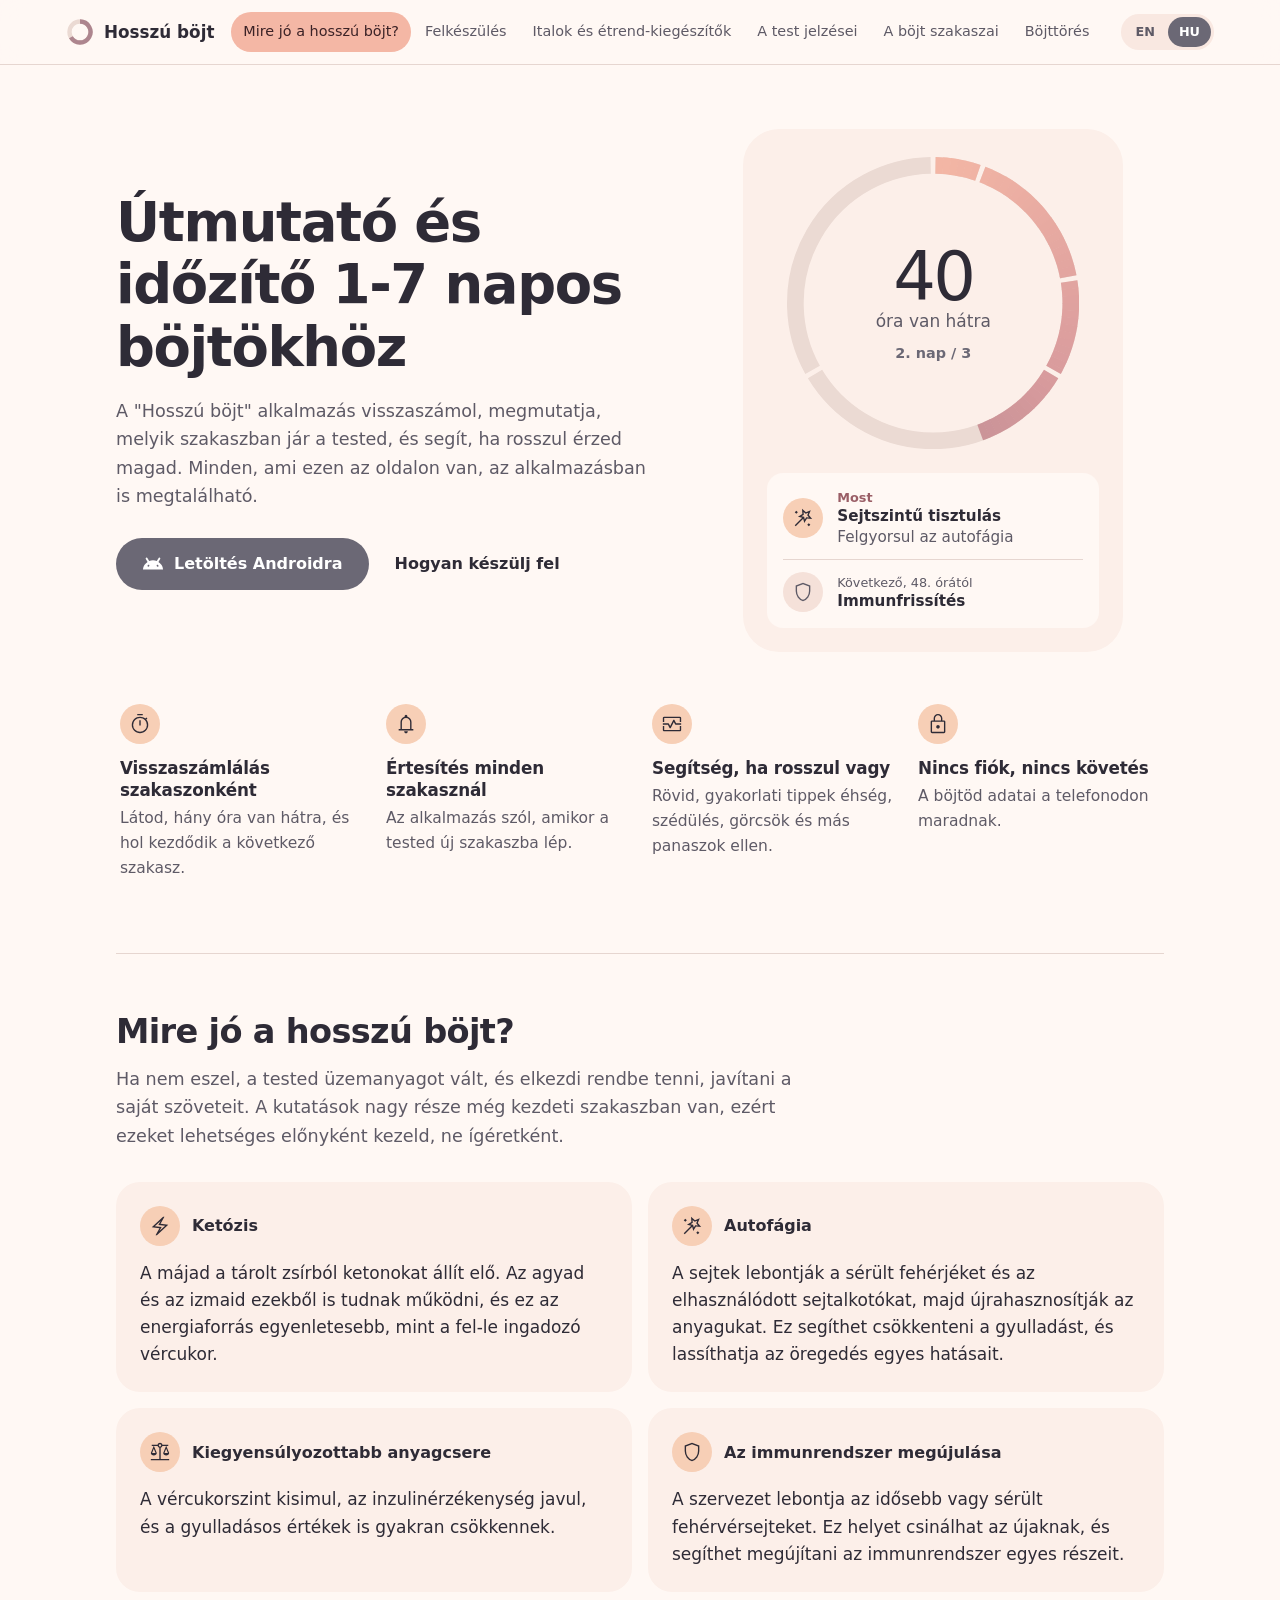
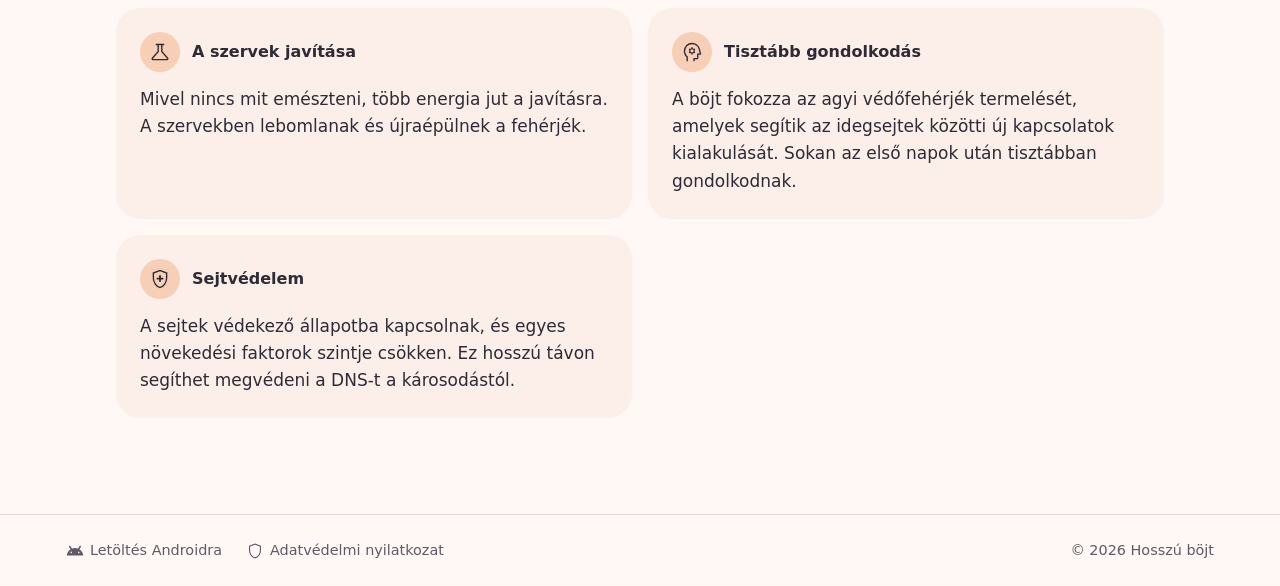
<file: hu/index.html>
<!DOCTYPE html><html lang="hu"> <head><meta charset="UTF-8"><meta name="viewport" content="width=device-width, initial-scale=1.0"><title>Hosszú böjt: szakaszok, felkészülés és böjtidőzítő</title><meta name="description" content="Mi történik a testedben egy 1-7 napos böjt alatt, hogyan készülj fel, mit igyál, és hogyan törd meg biztonságosan. Androidos időzítő alkalmazással."><link rel="canonical" href="https://prolongedfasting.github.io/hu/"><meta name="color-scheme" content="light dark"><meta name="theme-color" content="#FFF8F4" media="(prefers-color-scheme: light)"><meta name="theme-color" content="#1E1C22" media="(prefers-color-scheme: dark)"><link rel="alternate" hreflang="en" href="https://prolongedfasting.github.io/en/"><link rel="alternate" hreflang="hu" href="https://prolongedfasting.github.io/hu/"><link rel="alternate" hreflang="x-default" href="https://prolongedfasting.github.io/en/"><meta property="og:type" content="website"><meta property="og:title" content="Hosszú böjt: szakaszok, felkészülés és böjtidőzítő"><meta property="og:description" content="Mi történik a testedben egy 1-7 napos böjt alatt, hogyan készülj fel, mit igyál, és hogyan törd meg biztonságosan. Androidos időzítő alkalmazással."><meta property="og:url" content="https://prolongedfasting.github.io/hu/"><meta property="og:site_name" content="Hosszú böjt"><meta property="og:locale" content="hu_HU"><meta name="twitter:card" content="summary"><meta name="twitter:title" content="Hosszú böjt: szakaszok, felkészülés és böjtidőzítő"><meta name="twitter:description" content="Mi történik a testedben egy 1-7 napos böjt alatt, hogyan készülj fel, mit igyál, és hogyan törd meg biztonságosan. Androidos időzítő alkalmazással."><script type="application/ld+json">{"@context":"https://schema.org","@type":"WebSite","name":"Hosszú böjt","url":"https://prolongedfasting.github.io","inLanguage":"hu","description":"Mi történik a testedben egy 1-7 napos böjt alatt, hogyan készülj fel, mit igyál, és hogyan törd meg biztonságosan. Androidos időzítő alkalmazással."}</script><link rel="icon" type="image/svg+xml" href="/favicon.svg"><link rel="sitemap" href="/sitemap.xml"><link rel="stylesheet" href="/_astro/body-signals.C4jGwoBI.css">
<style>.phase-ring[data-astro-cid-77bipaps]{display:block;width:100%;height:auto}.hero[data-astro-cid-ct3bgug4]{display:grid;gap:40px;align-items:center;padding:8px 0 48px}.hero[data-astro-cid-ct3bgug4] h1[data-astro-cid-ct3bgug4]{font-size:clamp(2.1rem,5.4vw,3.4rem);max-width:16ch;margin-bottom:18px}.hero-actions[data-astro-cid-ct3bgug4]{display:flex;flex-wrap:wrap;gap:8px;margin-top:28px}.preview[data-astro-cid-ct3bgug4]{background:var(--surface-low);border-radius:36px;padding:28px 24px 24px;max-width:380px;width:100%;justify-self:center}.preview-ring[data-astro-cid-ct3bgug4]{position:relative;width:88%;margin:0 auto}.preview-center[data-astro-cid-ct3bgug4]{position:absolute;inset:0;display:flex;flex-direction:column;align-items:center;justify-content:center;text-align:center;line-height:1.25}.preview-hours[data-astro-cid-ct3bgug4]{font-size:4.2rem;font-weight:300;line-height:1;letter-spacing:-.04em;font-variant-numeric:tabular-nums}.preview-day[data-astro-cid-ct3bgug4]{margin-top:12px;font-weight:600;font-size:.9rem;color:var(--primary)}.preview-phases[data-astro-cid-ct3bgug4]{margin-top:24px;background:var(--bg);border-radius:var(--radius-md);padding:4px 16px}.preview-row[data-astro-cid-ct3bgug4]{display:flex;gap:14px;align-items:center;padding:12px 0}.preview-row[data-astro-cid-ct3bgug4]+.preview-row[data-astro-cid-ct3bgug4]{border-top:1px solid var(--outline-variant)}.preview-row[data-astro-cid-ct3bgug4] div[data-astro-cid-ct3bgug4]{display:flex;flex-direction:column;line-height:1.35;font-size:.95rem}.overline[data-astro-cid-ct3bgug4]{font-size:.8rem;color:var(--on-bg-muted)}.overline[data-astro-cid-ct3bgug4].now{color:var(--tertiary);font-weight:600}.badge[data-astro-cid-ct3bgug4].quiet{background:var(--surface-high);color:var(--on-bg-muted)}.features[data-astro-cid-ct3bgug4]{list-style:none;display:grid;gap:var(--gap);grid-template-columns:repeat(auto-fit,minmax(220px,1fr));padding-bottom:72px}.features[data-astro-cid-ct3bgug4] li[data-astro-cid-ct3bgug4]{padding:4px 4px 0}.features[data-astro-cid-ct3bgug4] .badge[data-astro-cid-ct3bgug4]{margin-bottom:14px}.features[data-astro-cid-ct3bgug4] h2[data-astro-cid-ct3bgug4]{font-size:1.05rem;margin-bottom:4px}.features[data-astro-cid-ct3bgug4] p[data-astro-cid-ct3bgug4]{font-size:.97rem}.why[data-astro-cid-ct3bgug4]{border-top:1px solid var(--outline-variant);padding-top:56px}.why-head[data-astro-cid-ct3bgug4]{max-width:760px;margin-bottom:32px}.section-title[data-astro-cid-ct3bgug4]{font-size:clamp(1.6rem,3.6vw,2.1rem);letter-spacing:-.02em;margin-bottom:12px}.why-grid[data-astro-cid-ct3bgug4]{display:grid;gap:var(--gap)}@media (min-width: 860px){.hero[data-astro-cid-ct3bgug4]{grid-template-columns:1.15fr 1fr;gap:56px;padding-top:24px}.why-grid[data-astro-cid-ct3bgug4]{grid-template-columns:1fr 1fr}}
</style><script type="module">const s=document.getElementById("menuToggle"),t=document.getElementById("mainNav"),n=e=>{t?.classList.toggle("open",e),s?.setAttribute("aria-expanded",String(e))};s?.addEventListener("click",()=>n(!t?.classList.contains("open")));t?.querySelectorAll("a").forEach(e=>e.addEventListener("click",()=>n(!1)));document.addEventListener("keydown",e=>{e.key==="Escape"&&n(!1)});
</script></head> <body> <a class="skip-link" href="#content">Ugrás a tartalomra</a> <header class="site-header"> <div class="header-inner"> <a class="brand" href="/hu/"> <svg viewBox="0 0 32 32" aria-hidden="true"> <circle cx="16" cy="16" r="12" fill="none" stroke="var(--ring-track)" stroke-width="5"></circle> <path d="M16 4 A12 12 0 1 1 5.6 22" fill="none" stroke="var(--ring-3)" stroke-width="5"></path> </svg> Hosszú böjt </a> <nav class="main-nav" id="mainNav" aria-label="Menü"> <a href="/hu/" aria-current="page"> <svg class="icon" width="20" height="20" viewBox="0 -960 960 960" fill="currentColor" aria-hidden="true" focusable="false"><path d="M453-280h60v-240h-60v240Zm50.5-323.2q9.5-9.2 9.5-22.8 0-14.45-9.48-24.22-9.48-9.78-23.5-9.78t-23.52 9.78Q447-640.45 447-626q0 13.6 9.48 22.8 9.48 9.2 23.5 9.2t23.52-9.2ZM480.27-80q-82.74 0-155.5-31.5Q252-143 197.5-197.5t-86-127.34Q80-397.68 80-480.5t31.5-155.66Q143-709 197.5-763t127.34-85.5Q397.68-880 480.5-880t155.66 31.5Q709-817 763-763t85.5 127Q880-563 880-480.27q0 82.74-31.5 155.5Q817-252 763-197.68q-54 54.31-127 86Q563-80 480.27-80Zm.23-60Q622-140 721-239.5t99-241Q820-622 721.19-721T480-820q-141 0-240.5 98.81T140-480q0 141 99.5 240.5t241 99.5Zm-.5-340Z"/></svg>Mire jó a hosszú böjt? </a><a href="/hu/preparation/"> <svg class="icon" width="20" height="20" viewBox="0 -960 960 960" fill="currentColor" aria-hidden="true" focusable="false"><path d="M560-574v-48q33-14 67.5-21t72.5-7q26 0 51 4t49 10v44q-24-9-48.5-13.5T700-610q-38 0-73 9.5T560-574Zm0 220v-49q33-13.5 67.5-20.25T700-430q26 0 51 4t49 10v44q-24-9-48.5-13.5T700-390q-38 0-73 9t-67 27Zm0-110v-48q33-14 67.5-21t72.5-7q26 0 51 4t49 10v44q-24-9-48.5-13.5T700-500q-38 0-73 9.5T560-464ZM248-300q53.57 0 104.28 12.5Q403-275 452-250v-427q-45-30-97.62-46.5Q301.76-740 248-740q-38 0-74.5 9.5T100-707v434q31-14 70.5-20.5T248-300Zm264 50q50-25 98-37.5T712-300q38 0 78.5 6t69.5 16v-429q-34-17-71.82-25-37.82-8-76.18-8-54 0-104.5 16.5T512-677v427Zm-30 90q-51-38-111-58.5T248-239q-36.54 0-71.77 9T106-208q-23.1 11-44.55-3Q40-225 40-251v-463q0-15 7-27.5T68-761q42-20 87.39-29.5 45.4-9.5 92.61-9.5 63 0 122.5 17T482-731q51-35 109.5-52T712-800q46.87 0 91.93 9.5Q849-781 891-761q14 7 21.5 19.5T920-714v463q0 27.89-22.5 42.45Q875-194 853-208q-34-14-69.23-22.5Q748.54-239 712-239q-63 0-121 21t-109 58ZM276-489Z"/></svg>Felkészülés </a><a href="/hu/what-to-consume/"> <svg class="icon" width="20" height="20" viewBox="0 -960 960 960" fill="currentColor" aria-hidden="true" focusable="false"><path d="M262-80q-23 0-40.5-15T202-133l-82-747h720l-82 747q-2 23-19.5 38T698-80H262Zm-48-500 48 440h436l48-440H214Zm-7-60h546l20-180H187l20 180Zm239 373.5Q432-280 432-299q0-24 12.5-53t35.5-59q23 30 35.5 59t12.5 53q0 19-14 32.5T480-253q-20 0-34-13.5ZM556.5-224q31.5-31 31.5-75 0-47-28.5-100T480-500q-51 48-79.5 101T372-299q0 44 31.5 75t76.5 31q45 0 76.5-31ZM214-140h532-532Z"/></svg>Italok és étrend-kiegészítők </a><a href="/hu/body-signals/"> <svg class="icon" width="20" height="20" viewBox="0 -960 960 960" fill="currentColor" aria-hidden="true" focusable="false"><path d="M80-570v-170q0-24 18-42t42-18h680q24 0 42 18t18 42v170h-60v-170H140v170H80Zm60 410q-24 0-42-18t-18-42v-170h60v170h680v-170h60v170q0 24-18 42t-42 18H140Zm275.6-134q7.6-4 11.4-12l133-266 53 106q3.75 8 11.25 12t15.75 4h240v-60H659l-72-143q-3.72-8.25-11.17-11.63-7.45-3.37-15.64-3.37-8.19 0-15.79 3.37-7.6 3.38-11.4 11.63L400-388l-53-106q-3.75-8-11.25-12T320-510H80v60h221l72 144q3.72 8 11.17 12 7.45 4 15.64 4 8.19 0 15.79-4ZM480-480Z"/></svg>A test jelzései </a><a href="/hu/phases/"> <svg class="icon" width="20" height="20" viewBox="0 -960 960 960" fill="currentColor" aria-hidden="true" focusable="false"><path d="M109.91-240Q81-240 60.5-260.59 40-281.18 40-310.09t20.49-49.41q20.5-20.5 49.28-20.5 5.23 0 10.23.5t13 2.5l200-200q-2-8-2.5-13t-.5-10.23q0-28.78 20.59-49.28Q371.18-670 400.09-670t49.41 20.63q20.5 20.64 20.5 49.61 0 1.76-3 22.76l110 110q8-2 13-2.5t10-.5q5 0 10 .5t13 2.5l160-160q-2-8-2.5-13t-.5-10.23q0-28.78 20.59-49.28Q821.18-720 850.09-720t49.41 20.59q20.5 20.59 20.5 49.5t-20.49 49.41q-20.5 20.5-49.28 20.5-5.23 0-10.23-.5t-13-2.5L667-423q2 8 2.5 13t.5 10.23q0 28.78-20.59 49.28Q628.82-330 599.91-330t-49.41-20.49q-20.5-20.5-20.5-49.28 0-5.23.5-10.23t2.5-13L423-533q-8 2-13 2.5t-10.25.5q-1.75 0-22.75-3L177-333q2 8 2.5 13t.5 10.23q0 28.78-20.59 49.28Q138.82-240 109.91-240Z"/></svg>A böjt szakaszai </a><a href="/hu/fast-break/"> <svg class="icon" width="20" height="20" viewBox="0 -960 960 960" fill="currentColor" aria-hidden="true" focusable="false"><path d="m140-120-60-60h800l-60 60H140Zm-20-121q5-17 16-30.5t24-25.5v-325h-40v-50h40v-34h-40v-50h40v-34h-40v-50h290q24.75 0 42.38 17.62Q470-804.75 470-780v24h370v50H470v24q0 24.75-17.62 42.37Q434.75-622 410-622h-95v271q21 2 39.5 10t35.5 22q17-69 74-109.5T593-469q88 0 147.5 63.5T800-254v13H120Zm330-60h283q-10-49-49.5-78.5T593-409q-51 0-92 29t-51 79ZM315-756h105v-34H315v34Zm0 84h105v-34H315v34Zm-105-84h55v-34h-55v34Zm0 84h55v-34h-55v34Zm0 340q12-9 26-14t29-6v-270h-55v290Zm382 31Z"/></svg>Böjttörés </a> </nav> <div class="lang-switch"> <a href="/en/" hreflang="en" lang="en">EN</a> <a href="/hu/" hreflang="hu" lang="hu" aria-current="true">HU</a> </div> <button class="menu-button" id="menuToggle" aria-label="Menü" aria-expanded="false" aria-controls="mainNav"> <span class="open"><svg class="icon" width="24" height="24" viewBox="0 -960 960 960" fill="currentColor" aria-hidden="true" focusable="false"><path d="M120-240v-60h720v60H120Zm0-210v-60h720v60H120Zm0-210v-60h720v60H120Z"/></svg></span> <span class="close"><svg class="icon" width="24" height="24" viewBox="0 -960 960 960" fill="currentColor" aria-hidden="true" focusable="false"><path d="m249-207-42-42 231-231-231-231 42-42 231 231 231-231 42 42-231 231 231 231-42 42-231-231-231 231Z"/></svg></span> </button> </div> </header> <main id="content" class="wide">  <section class="hero" data-astro-cid-ct3bgug4> <div class="hero-copy" data-astro-cid-ct3bgug4> <h1 data-astro-cid-ct3bgug4>Útmutató és időzítő 1-7 napos böjtökhöz</h1> <p class="lead" data-astro-cid-ct3bgug4>A &quot;Hosszú böjt&quot; alkalmazás visszaszámol, megmutatja, melyik szakaszban jár a tested, és segít, ha rosszul érzed magad. Minden, ami ezen az oldalon van, az alkalmazásban is megtalálható.</p> <div class="hero-actions" data-astro-cid-ct3bgug4> <a class="button" href="https://play.google.com/store/apps/details?id=com.arcadianapps.prolongedfast&hl=hu" target="_blank" rel="noopener noreferrer" data-astro-cid-ct3bgug4> <svg class="icon" width="22" height="22" viewBox="0 -960 960 960" fill="currentColor" aria-hidden="true" focusable="false"><path d="M40-240q10-105 64-191t139-140l-77-129q-9-14-4.5-30t18.5-24q14-9 30-5t24 18l80 133q38-16 79.5-24t86.5-8q45 0 86.5 8t79.5 24l80-133q8-14 24-18t30 5q14 8 18 24t-4 30l-77 129q85 54 139 140t64 191H40Zm680.5-151.5Q722-409 711-426t-27-22q-16-5-29 4t-15 26q-2 17 9 34t27.5 22.5Q693-356 706-365t14.5-26.5ZM284-362q16-5 27-22t9.5-34.5Q319-436 306-445t-29.5-3.5Q260-443 249-426t-9 34q2 17 15 26t29 4Z"/></svg>Letöltés Androidra </a> <a class="button text" href="/hu/preparation/" data-astro-cid-ct3bgug4>Hogyan készülj fel</a> </div> </div> <figure class="preview" aria-label="Az alkalmazás visszaszámláló képernyője" data-astro-cid-ct3bgug4> <div class="preview-ring" data-astro-cid-ct3bgug4> <svg class="phase-ring" viewBox="0 0 280 280" width="280" height="280" aria-hidden="true" data-astro-cid-77bipaps> <path d="M 142.30 8.02 A 132 132 0 0 1 182.97 15.19" fill="none" stroke="var(--ring-track)" stroke-width="16" data-astro-cid-77bipaps></path><path d="M 187.30 16.77 A 132 132 0 0 1 269.57 114.81" fill="none" stroke="var(--ring-track)" stroke-width="16" data-astro-cid-77bipaps></path><path d="M 270.37 119.35 A 132 132 0 0 1 255.45 203.99" fill="none" stroke="var(--ring-track)" stroke-width="16" data-astro-cid-77bipaps></path><path d="M 253.15 207.99 A 132 132 0 0 1 26.85 207.99" fill="none" stroke="var(--ring-track)" stroke-width="16" data-astro-cid-77bipaps></path><path d="M 24.55 203.99 A 132 132 0 0 1 137.70 8.02" fill="none" stroke="var(--ring-track)" stroke-width="16" data-astro-cid-77bipaps></path>  <path d="M 142.30 8.02 A 132 132 0 0 1 149.67 8.35" fill="none" stroke="var(--ring-3)" style="stroke:color-mix(in oklab, var(--ring-1) 98%, var(--ring-2) 2%)" stroke-width="16" data-astro-cid-77bipaps></path><path d="M 149.21 8.32 A 132 132 0 0 1 156.54 9.04" fill="none" stroke="var(--ring-3)" style="stroke:color-mix(in oklab, var(--ring-1) 95%, var(--ring-2) 5%)" stroke-width="16" data-astro-cid-77bipaps></path><path d="M 156.09 8.98 A 132 132 0 0 1 163.38 10.09" fill="none" stroke="var(--ring-3)" style="stroke:color-mix(in oklab, var(--ring-1) 93%, var(--ring-2) 7%)" stroke-width="16" data-astro-cid-77bipaps></path><path d="M 162.92 10.01 A 132 132 0 0 1 170.14 11.49" fill="none" stroke="var(--ring-3)" style="stroke:color-mix(in oklab, var(--ring-1) 90%, var(--ring-2) 10%)" stroke-width="16" data-astro-cid-77bipaps></path><path d="M 169.69 11.38 A 132 132 0 0 1 176.83 13.24" fill="none" stroke="var(--ring-3)" style="stroke:color-mix(in oklab, var(--ring-1) 88%, var(--ring-2) 12%)" stroke-width="16" data-astro-cid-77bipaps></path><path d="M 176.38 13.11 A 132 132 0 0 1 182.97 15.19" fill="none" stroke="var(--ring-3)" style="stroke:color-mix(in oklab, var(--ring-1) 85%, var(--ring-2) 15%)" stroke-width="16" data-astro-cid-77bipaps></path><path d="M 187.30 16.77 A 132 132 0 0 1 194.11 19.60" fill="none" stroke="var(--ring-3)" style="stroke:color-mix(in oklab, var(--ring-1) 81%, var(--ring-2) 19%)" stroke-width="16" data-astro-cid-77bipaps></path><path d="M 193.69 19.41 A 132 132 0 0 1 200.34 22.60" fill="none" stroke="var(--ring-3)" style="stroke:color-mix(in oklab, var(--ring-1) 79%, var(--ring-2) 21%)" stroke-width="16" data-astro-cid-77bipaps></path><path d="M 199.93 22.39 A 132 132 0 0 1 206.40 25.92" fill="none" stroke="var(--ring-3)" style="stroke:color-mix(in oklab, var(--ring-1) 76%, var(--ring-2) 24%)" stroke-width="16" data-astro-cid-77bipaps></path><path d="M 206.00 25.68 A 132 132 0 0 1 212.28 29.55" fill="none" stroke="var(--ring-3)" style="stroke:color-mix(in oklab, var(--ring-1) 74%, var(--ring-2) 26%)" stroke-width="16" data-astro-cid-77bipaps></path><path d="M 211.89 29.30 A 132 132 0 0 1 217.96 33.48" fill="none" stroke="var(--ring-3)" style="stroke:color-mix(in oklab, var(--ring-1) 71%, var(--ring-2) 29%)" stroke-width="16" data-astro-cid-77bipaps></path><path d="M 217.59 33.21 A 132 132 0 0 1 223.43 37.71" fill="none" stroke="var(--ring-3)" style="stroke:color-mix(in oklab, var(--ring-1) 69%, var(--ring-2) 31%)" stroke-width="16" data-astro-cid-77bipaps></path><path d="M 223.07 37.42 A 132 132 0 0 1 228.67 42.21" fill="none" stroke="var(--ring-3)" style="stroke:color-mix(in oklab, var(--ring-1) 66%, var(--ring-2) 34%)" stroke-width="16" data-astro-cid-77bipaps></path><path d="M 228.33 41.90 A 132 132 0 0 1 233.66 46.99" fill="none" stroke="var(--ring-3)" style="stroke:color-mix(in oklab, var(--ring-1) 64%, var(--ring-2) 36%)" stroke-width="16" data-astro-cid-77bipaps></path><path d="M 233.34 46.66 A 132 132 0 0 1 238.40 52.02" fill="none" stroke="var(--ring-3)" style="stroke:color-mix(in oklab, var(--ring-1) 61%, var(--ring-2) 39%)" stroke-width="16" data-astro-cid-77bipaps></path><path d="M 238.10 51.67 A 132 132 0 0 1 242.87 57.29" fill="none" stroke="var(--ring-3)" style="stroke:color-mix(in oklab, var(--ring-1) 59%, var(--ring-2) 41%)" stroke-width="16" data-astro-cid-77bipaps></path><path d="M 242.58 56.93 A 132 132 0 0 1 247.06 62.79" fill="none" stroke="var(--ring-3)" style="stroke:color-mix(in oklab, var(--ring-1) 56%, var(--ring-2) 44%)" stroke-width="16" data-astro-cid-77bipaps></path><path d="M 246.79 62.41 A 132 132 0 0 1 250.95 68.49" fill="none" stroke="var(--ring-3)" style="stroke:color-mix(in oklab, var(--ring-1) 54%, var(--ring-2) 46%)" stroke-width="16" data-astro-cid-77bipaps></path><path d="M 250.70 68.11 A 132 132 0 0 1 254.55 74.40" fill="none" stroke="var(--ring-3)" style="stroke:color-mix(in oklab, var(--ring-1) 51%, var(--ring-2) 49%)" stroke-width="16" data-astro-cid-77bipaps></path><path d="M 254.32 74.00 A 132 132 0 0 1 257.82 80.48" fill="none" stroke="var(--ring-3)" style="stroke:color-mix(in oklab, var(--ring-1) 49%, var(--ring-2) 51%)" stroke-width="16" data-astro-cid-77bipaps></path><path d="M 257.61 80.07 A 132 132 0 0 1 260.77 86.73" fill="none" stroke="var(--ring-3)" style="stroke:color-mix(in oklab, var(--ring-1) 46%, var(--ring-2) 54%)" stroke-width="16" data-astro-cid-77bipaps></path><path d="M 260.59 86.31 A 132 132 0 0 1 263.40 93.13" fill="none" stroke="var(--ring-3)" style="stroke:color-mix(in oklab, var(--ring-1) 44%, var(--ring-2) 56%)" stroke-width="16" data-astro-cid-77bipaps></path><path d="M 263.23 92.70 A 132 132 0 0 1 265.68 99.65" fill="none" stroke="var(--ring-3)" style="stroke:color-mix(in oklab, var(--ring-1) 41%, var(--ring-2) 59%)" stroke-width="16" data-astro-cid-77bipaps></path><path d="M 265.54 99.21 A 132 132 0 0 1 267.62 106.28" fill="none" stroke="var(--ring-3)" style="stroke:color-mix(in oklab, var(--ring-1) 39%, var(--ring-2) 61%)" stroke-width="16" data-astro-cid-77bipaps></path><path d="M 267.50 105.84 A 132 132 0 0 1 269.21 113.01" fill="none" stroke="var(--ring-3)" style="stroke:color-mix(in oklab, var(--ring-1) 36%, var(--ring-2) 64%)" stroke-width="16" data-astro-cid-77bipaps></path><path d="M 269.12 112.56 A 132 132 0 0 1 269.57 114.81" fill="none" stroke="var(--ring-3)" style="stroke:color-mix(in oklab, var(--ring-1) 35%, var(--ring-2) 65%)" stroke-width="16" data-astro-cid-77bipaps></path><path d="M 270.37 119.35 A 132 132 0 0 1 271.32 126.66" fill="none" stroke="var(--ring-3)" style="stroke:color-mix(in oklab, var(--ring-1) 31%, var(--ring-2) 69%)" stroke-width="16" data-astro-cid-77bipaps></path><path d="M 271.28 126.20 A 132 132 0 0 1 271.84 133.55" fill="none" stroke="var(--ring-3)" style="stroke:color-mix(in oklab, var(--ring-1) 29%, var(--ring-2) 71%)" stroke-width="16" data-astro-cid-77bipaps></path><path d="M 271.82 133.09 A 132 132 0 0 1 272.00 140.46" fill="none" stroke="var(--ring-3)" style="stroke:color-mix(in oklab, var(--ring-1) 26%, var(--ring-2) 74%)" stroke-width="16" data-astro-cid-77bipaps></path><path d="M 272.00 140.00 A 132 132 0 0 1 271.79 147.37" fill="none" stroke="var(--ring-3)" style="stroke:color-mix(in oklab, var(--ring-1) 24%, var(--ring-2) 76%)" stroke-width="16" data-astro-cid-77bipaps></path><path d="M 271.82 146.91 A 132 132 0 0 1 271.23 154.26" fill="none" stroke="var(--ring-3)" style="stroke:color-mix(in oklab, var(--ring-1) 21%, var(--ring-2) 79%)" stroke-width="16" data-astro-cid-77bipaps></path><path d="M 271.28 153.80 A 132 132 0 0 1 270.30 161.10" fill="none" stroke="var(--ring-3)" style="stroke:color-mix(in oklab, var(--ring-1) 19%, var(--ring-2) 81%)" stroke-width="16" data-astro-cid-77bipaps></path><path d="M 270.37 160.65 A 132 132 0 0 1 269.02 167.89" fill="none" stroke="var(--ring-3)" style="stroke:color-mix(in oklab, var(--ring-1) 16%, var(--ring-2) 84%)" stroke-width="16" data-astro-cid-77bipaps></path><path d="M 269.12 167.44 A 132 132 0 0 1 267.38 174.61" fill="none" stroke="var(--ring-3)" style="stroke:color-mix(in oklab, var(--ring-1) 14%, var(--ring-2) 86%)" stroke-width="16" data-astro-cid-77bipaps></path><path d="M 267.50 174.16 A 132 132 0 0 1 265.40 181.23" fill="none" stroke="var(--ring-3)" style="stroke:color-mix(in oklab, var(--ring-1) 11%, var(--ring-2) 89%)" stroke-width="16" data-astro-cid-77bipaps></path><path d="M 265.54 180.79 A 132 132 0 0 1 263.07 187.73" fill="none" stroke="var(--ring-3)" style="stroke:color-mix(in oklab, var(--ring-1) 9%, var(--ring-2) 91%)" stroke-width="16" data-astro-cid-77bipaps></path><path d="M 263.23 187.30 A 132 132 0 0 1 260.40 194.11" fill="none" stroke="var(--ring-3)" style="stroke:color-mix(in oklab, var(--ring-1) 6%, var(--ring-2) 94%)" stroke-width="16" data-astro-cid-77bipaps></path><path d="M 260.59 193.69 A 132 132 0 0 1 257.40 200.34" fill="none" stroke="var(--ring-3)" style="stroke:color-mix(in oklab, var(--ring-1) 4%, var(--ring-2) 96%)" stroke-width="16" data-astro-cid-77bipaps></path><path d="M 257.61 199.93 A 132 132 0 0 1 255.45 203.99" fill="none" stroke="var(--ring-3)" style="stroke:color-mix(in oklab, var(--ring-1) 2%, var(--ring-2) 98%)" stroke-width="16" data-astro-cid-77bipaps></path><path d="M 253.15 207.99 A 132 132 0 0 1 249.17 214.20" fill="none" stroke="var(--ring-3)" style="stroke:color-mix(in oklab, var(--ring-2) 98%, var(--ring-3) 2%)" stroke-width="16" data-astro-cid-77bipaps></path><path d="M 249.43 213.81 A 132 132 0 0 1 245.14 219.81" fill="none" stroke="var(--ring-3)" style="stroke:color-mix(in oklab, var(--ring-2) 95%, var(--ring-3) 5%)" stroke-width="16" data-astro-cid-77bipaps></path><path d="M 245.42 219.44 A 132 132 0 0 1 240.82 225.20" fill="none" stroke="var(--ring-3)" style="stroke:color-mix(in oklab, var(--ring-2) 93%, var(--ring-3) 7%)" stroke-width="16" data-astro-cid-77bipaps></path><path d="M 241.12 224.85 A 132 132 0 0 1 236.22 230.36" fill="none" stroke="var(--ring-3)" style="stroke:color-mix(in oklab, var(--ring-2) 90%, var(--ring-3) 10%)" stroke-width="16" data-astro-cid-77bipaps></path><path d="M 236.54 230.02 A 132 132 0 0 1 231.36 235.27" fill="none" stroke="var(--ring-3)" style="stroke:color-mix(in oklab, var(--ring-2) 88%, var(--ring-3) 12%)" stroke-width="16" data-astro-cid-77bipaps></path><path d="M 231.69 234.95 A 132 132 0 0 1 226.25 239.92" fill="none" stroke="var(--ring-3)" style="stroke:color-mix(in oklab, var(--ring-2) 85%, var(--ring-3) 15%)" stroke-width="16" data-astro-cid-77bipaps></path><path d="M 226.60 239.62 A 132 132 0 0 1 220.90 244.30" fill="none" stroke="var(--ring-3)" style="stroke:color-mix(in oklab, var(--ring-2) 83%, var(--ring-3) 17%)" stroke-width="16" data-astro-cid-77bipaps></path><path d="M 221.27 244.02 A 132 132 0 0 1 215.33 248.39" fill="none" stroke="var(--ring-3)" style="stroke:color-mix(in oklab, var(--ring-2) 80%, var(--ring-3) 20%)" stroke-width="16" data-astro-cid-77bipaps></path><path d="M 215.71 248.13 A 132 132 0 0 1 209.56 252.19" fill="none" stroke="var(--ring-3)" style="stroke:color-mix(in oklab, var(--ring-2) 78%, var(--ring-3) 22%)" stroke-width="16" data-astro-cid-77bipaps></path><path d="M 209.95 251.94 A 132 132 0 0 1 203.59 255.67" fill="none" stroke="var(--ring-3)" style="stroke:color-mix(in oklab, var(--ring-2) 75%, var(--ring-3) 25%)" stroke-width="16" data-astro-cid-77bipaps></path><path d="M 203.99 255.45 A 132 132 0 0 1 197.45 258.84" fill="none" stroke="var(--ring-3)" style="stroke:color-mix(in oklab, var(--ring-2) 73%, var(--ring-3) 27%)" stroke-width="16" data-astro-cid-77bipaps></path><path d="M 197.86 258.64 A 132 132 0 0 1 191.15 261.69" fill="none" stroke="var(--ring-3)" style="stroke:color-mix(in oklab, var(--ring-2) 70%, var(--ring-3) 30%)" stroke-width="16" data-astro-cid-77bipaps></path><path d="M 191.58 261.51 A 132 132 0 0 1 185.15 264.04" fill="none" stroke="var(--ring-3)" style="stroke:color-mix(in oklab, var(--ring-2) 68%, var(--ring-3) 32%)" stroke-width="16" data-astro-cid-77bipaps></path> </svg>  <div class="preview-center" data-astro-cid-ct3bgug4> <span class="preview-hours" data-astro-cid-ct3bgug4>40</span> <span class="muted" data-astro-cid-ct3bgug4>óra van hátra</span> <span class="preview-day" data-astro-cid-ct3bgug4>2. nap / 3</span> </div> </div> <div class="preview-phases" data-astro-cid-ct3bgug4> <div class="preview-row" data-astro-cid-ct3bgug4> <span class="badge" data-astro-cid-ct3bgug4><svg class="icon" width="22" height="22" viewBox="0 -960 960 960" fill="currentColor" aria-hidden="true" focusable="false"><path d="m162-121-42-42 326-326-185-46 192-120-16-225 173 145 209-84-85 209 146 173-226-17-119 192-46-185-327 326Zm25-544-67-67 68-68 67 67-68 68Zm372 251 63-102 120 9-78-92 45-111-111 45-92-78 9 120-102 64 117 29 29 116Zm174 294-67-68 67-67 67 68-67 67ZM578-579Z"/></svg></span> <div data-astro-cid-ct3bgug4> <span class="overline now" data-astro-cid-ct3bgug4>Most</span> <strong data-astro-cid-ct3bgug4>Sejtszintű tisztulás</strong> <span class="muted" data-astro-cid-ct3bgug4>Felgyorsul az autofágia</span> </div> </div> <div class="preview-row" data-astro-cid-ct3bgug4> <span class="badge quiet" data-astro-cid-ct3bgug4><svg class="icon" width="22" height="22" viewBox="0 -960 960 960" fill="currentColor" aria-hidden="true" focusable="false"><path d="M480-81q-140-35-230-162.5T160-523v-238l320-120 320 120v238q0 152-90 279.5T480-81Zm0-62q115-38 187.5-143.5T740-523v-196l-260-98-260 98v196q0 131 72.5 236.5T480-143Zm0-337Z"/></svg></span> <div data-astro-cid-ct3bgug4> <span class="overline" data-astro-cid-ct3bgug4>Következő, 48. órától</span> <strong data-astro-cid-ct3bgug4>Immunfrissítés</strong> </div> </div> </div> </figure> </section> <ul class="features" data-astro-cid-ct3bgug4> <li data-astro-cid-ct3bgug4> <span class="badge" data-astro-cid-ct3bgug4><svg class="icon" width="22" height="22" viewBox="0 -960 960 960" fill="currentColor" aria-hidden="true" focusable="false"><path d="M360-860v-60h240v60H360Zm90 447h60v-230h-60v230ZM340.5-109.5Q275-138 226-187t-77.5-114.5Q120-367 120-441t28.5-139.5Q177-646 226-695t114.5-77.5Q406-801 480-801q67 0 126 22.5T711-716l51-51 42 42-51 51q36 40 61.5 97T840-441q0 74-28.5 139.5T734-187q-49 49-114.5 77.5T480-81q-74 0-139.5-28.5Zm352-119Q780-316 780-441t-87.5-212.5Q605-741 480-741t-212.5 87.5Q180-566 180-441t87.5 212.5Q355-141 480-141t212.5-87.5ZM480-440Z"/></svg></span> <h2 data-astro-cid-ct3bgug4>Visszaszámlálás szakaszonként</h2> <p class="muted" data-astro-cid-ct3bgug4>Látod, hány óra van hátra, és hol kezdődik a következő szakasz.</p> </li><li data-astro-cid-ct3bgug4> <span class="badge" data-astro-cid-ct3bgug4><svg class="icon" width="22" height="22" viewBox="0 -960 960 960" fill="currentColor" aria-hidden="true" focusable="false"><path d="M160-200v-60h80v-304q0-84 49.5-150.5T420-798v-22q0-25 17.5-42.5T480-880q25 0 42.5 17.5T540-820v22q81 17 130.5 83.5T720-564v304h80v60H160Zm320-302Zm0 422q-33 0-56.5-23.5T400-160h160q0 33-23.5 56.5T480-80ZM300-260h360v-304q0-75-52.5-127.5T480-744q-75 0-127.5 52.5T300-564v304Z"/></svg></span> <h2 data-astro-cid-ct3bgug4>Értesítés minden szakasznál</h2> <p class="muted" data-astro-cid-ct3bgug4>Az alkalmazás szól, amikor a tested új szakaszba lép.</p> </li><li data-astro-cid-ct3bgug4> <span class="badge" data-astro-cid-ct3bgug4><svg class="icon" width="22" height="22" viewBox="0 -960 960 960" fill="currentColor" aria-hidden="true" focusable="false"><path d="M80-570v-170q0-24 18-42t42-18h680q24 0 42 18t18 42v170h-60v-170H140v170H80Zm60 410q-24 0-42-18t-18-42v-170h60v170h680v-170h60v170q0 24-18 42t-42 18H140Zm275.6-134q7.6-4 11.4-12l133-266 53 106q3.75 8 11.25 12t15.75 4h240v-60H659l-72-143q-3.72-8.25-11.17-11.63-7.45-3.37-15.64-3.37-8.19 0-15.79 3.37-7.6 3.38-11.4 11.63L400-388l-53-106q-3.75-8-11.25-12T320-510H80v60h221l72 144q3.72 8 11.17 12 7.45 4 15.64 4 8.19 0 15.79-4ZM480-480Z"/></svg></span> <h2 data-astro-cid-ct3bgug4>Segítség, ha rosszul vagy</h2> <p class="muted" data-astro-cid-ct3bgug4>Rövid, gyakorlati tippek éhség, szédülés, görcsök és más panaszok ellen.</p> </li><li data-astro-cid-ct3bgug4> <span class="badge" data-astro-cid-ct3bgug4><svg class="icon" width="22" height="22" viewBox="0 -960 960 960" fill="currentColor" aria-hidden="true" focusable="false"><path d="M220-80q-24.75 0-42.37-17.63Q160-115.25 160-140v-434q0-24.75 17.63-42.38Q195.25-634 220-634h70v-96q0-78.85 55.61-134.42Q401.21-920 480.11-920q78.89 0 134.39 55.58Q670-808.85 670-730v96h70q24.75 0 42.38 17.62Q800-598.75 800-574v434q0 24.75-17.62 42.37Q764.75-80 740-80H220Zm0-60h520v-434H220v434Zm314.5-162.03Q557-324.06 557-355q0-30-22.67-54.5t-54.5-24.5q-31.83 0-54.33 24.5t-22.5 55q0 30.5 22.67 52.5t54.5 22q31.83 0 54.33-22.03ZM350-634h260v-96q0-54.17-37.88-92.08-37.88-37.92-92-37.92T388-822.08q-38 37.91-38 92.08v96ZM220-140v-434 434Z"/></svg></span> <h2 data-astro-cid-ct3bgug4>Nincs fiók, nincs követés</h2> <p class="muted" data-astro-cid-ct3bgug4>A böjtöd adatai a telefonodon maradnak.</p> </li> </ul> <section class="why" aria-labelledby="why-title" data-astro-cid-ct3bgug4> <div class="why-head" data-astro-cid-ct3bgug4> <h2 id="why-title" class="section-title" data-astro-cid-ct3bgug4>Mire jó a hosszú böjt?</h2> <p class="lead" data-astro-cid-ct3bgug4>Ha nem eszel, a tested üzemanyagot vált, és elkezdi rendbe tenni, javítani a saját szöveteit. A kutatások nagy része még kezdeti szakaszban van, ezért ezeket lehetséges előnyként kezeld, ne ígéretként.</p> </div> <div class="why-grid" data-astro-cid-ct3bgug4> <article class="card" data-astro-cid-ct3bgug4> <div class="card-title" data-astro-cid-ct3bgug4> <span class="badge" data-astro-cid-ct3bgug4><svg class="icon" width="22" height="22" viewBox="0 -960 960 960" fill="currentColor" aria-hidden="true" focusable="false"><path d="m286-79 171-307-337-40 495-455h59L503-574l337 40L345-79h-59Zm167-187 252-223-297-36 99-169-253 224 297 35-98 169Zm27-214Z"/></svg></span> <h3 data-astro-cid-ct3bgug4>Ketózis</h3> </div> <p data-astro-cid-ct3bgug4>A májad a tárolt zsírból ketonokat állít elő. Az agyad és az izmaid ezekből is tudnak működni, és ez az energiaforrás egyenletesebb, mint a fel-le ingadozó vércukor.</p> </article><article class="card" data-astro-cid-ct3bgug4> <div class="card-title" data-astro-cid-ct3bgug4> <span class="badge" data-astro-cid-ct3bgug4><svg class="icon" width="22" height="22" viewBox="0 -960 960 960" fill="currentColor" aria-hidden="true" focusable="false"><path d="m162-121-42-42 326-326-185-46 192-120-16-225 173 145 209-84-85 209 146 173-226-17-119 192-46-185-327 326Zm25-544-67-67 68-68 67 67-68 68Zm372 251 63-102 120 9-78-92 45-111-111 45-92-78 9 120-102 64 117 29 29 116Zm174 294-67-68 67-67 67 68-67 67ZM578-579Z"/></svg></span> <h3 data-astro-cid-ct3bgug4>Autofágia</h3> </div> <p data-astro-cid-ct3bgug4>A sejtek lebontják a sérült fehérjéket és az elhasználódott sejtalkotókat, majd újrahasznosítják az anyagukat. Ez segíthet csökkenteni a gyulladást, és lassíthatja az öregedés egyes hatásait.</p> </article><article class="card" data-astro-cid-ct3bgug4> <div class="card-title" data-astro-cid-ct3bgug4> <span class="badge" data-astro-cid-ct3bgug4><svg class="icon" width="22" height="22" viewBox="0 -960 960 960" fill="currentColor" aria-hidden="true" focusable="false"><path d="M80-120v-60h370v-484q-26-9-46.5-29.5T374-740H215l125 302q-1 45-38.5 76.5T210-330q-54 0-91.5-31.5T80-438l125-302h-85v-60h254q12-35 41-57.5t65-22.5q36 0 65 22.5t41 57.5h254v60h-85l125 302q-1 45-38.5 76.5T750-330q-54 0-91.5-31.5T620-438l125-302H586q-9 26-29.5 46.5T510-664v484h370v60H80Zm595-320h150l-75-184-75 184Zm-540 0h150l-75-184-75 184Zm345-280q21 0 35.5-15t14.5-35q0-21-14.5-35.5T480-820q-20 0-35 14.5T430-770q0 20 15 35t35 15Z"/></svg></span> <h3 data-astro-cid-ct3bgug4>Kiegyensúlyozottabb anyagcsere</h3> </div> <p data-astro-cid-ct3bgug4>A vércukorszint kisimul, az inzulinérzékenység javul, és a gyulladásos értékek is gyakran csökkennek.</p> </article><article class="card" data-astro-cid-ct3bgug4> <div class="card-title" data-astro-cid-ct3bgug4> <span class="badge" data-astro-cid-ct3bgug4><svg class="icon" width="22" height="22" viewBox="0 -960 960 960" fill="currentColor" aria-hidden="true" focusable="false"><path d="M480-81q-140-35-230-162.5T160-523v-238l320-120 320 120v238q0 152-90 279.5T480-81Zm0-62q115-38 187.5-143.5T740-523v-196l-260-98-260 98v196q0 131 72.5 236.5T480-143Zm0-337Z"/></svg></span> <h3 data-astro-cid-ct3bgug4>Az immunrendszer megújulása</h3> </div> <p data-astro-cid-ct3bgug4>A szervezet lebontja az idősebb vagy sérült fehérvérsejteket. Ez helyet csinálhat az újaknak, és segíthet megújítani az immunrendszer egyes részeit.</p> </article><article class="card" data-astro-cid-ct3bgug4> <div class="card-title" data-astro-cid-ct3bgug4> <span class="badge" data-astro-cid-ct3bgug4><svg class="icon" width="22" height="22" viewBox="0 -960 960 960" fill="currentColor" aria-hidden="true" focusable="false"><path d="M172-120q-41.78 0-59.39-39T124-230l248-280v-270h-52q-12.75 0-21.37-8.68-8.63-8.67-8.63-21.5 0-12.82 8.63-21.32 8.62-8.5 21.37-8.5h320q12.75 0 21.38 8.68 8.62 8.67 8.62 21.5 0 12.82-8.62 21.32-8.63 8.5-21.38 8.5h-52v270l248 280q29 32 11.39 71T788-120H172Zm-12-60h640L528-488v-292h-96v292L160-180Zm318-300Z"/></svg></span> <h3 data-astro-cid-ct3bgug4>A szervek javítása</h3> </div> <p data-astro-cid-ct3bgug4>Mivel nincs mit emészteni, több energia jut a javításra. A szervekben lebomlanak és újraépülnek a fehérjék.</p> </article><article class="card" data-astro-cid-ct3bgug4> <div class="card-title" data-astro-cid-ct3bgug4> <span class="badge" data-astro-cid-ct3bgug4><svg class="icon" width="22" height="22" viewBox="0 -960 960 960" fill="currentColor" aria-hidden="true" focusable="false"><path d="M240-80v-172q-57-52-88.5-121.5T120-520q0-150 105-255t255-105q125 0 221.5 73.5T827-615l55 218q4 14-5 25.5T853-360h-93v140q0 24.75-17.62 42.37Q724.75-160 700-160H600v80h-60v-140h160v-200h114l-45-180q-24-97-105-158.5T480-820q-125 0-212.5 86.5T180-522.46q0 64.42 26.32 122.39Q232.65-342.09 281-297l19 18v199h-60Zm257-370Zm-48 76h60l3-44q12-2 22.47-8.46Q544.94-432.92 553-441l42 14 28-48-30-24q5-14 5-29t-5-29l30-24-28-48-42 14q-8.33-7.69-19.17-13.85Q523-635 512-638l-3-44h-60l-3 44q-11 3-21.83 9.15Q413.33-622.69 405-615l-42-14-28 48 30 24q-5 14-5 29t5 29l-30 24 28 48 42-14q8.06 8.08 18.53 14.54Q434-420 446-418l3 44Zm-19.5-104.38q-20.5-20.38-20.5-49.5t20.38-49.62q20.38-20.5 49.5-20.5t49.62 20.38q20.5 20.38 20.5 49.5t-20.38 49.62q-20.38 20.5-49.5 20.5t-49.62-20.38Z"/></svg></span> <h3 data-astro-cid-ct3bgug4>Tisztább gondolkodás</h3> </div> <p data-astro-cid-ct3bgug4>A böjt fokozza az agyi védőfehérjék termelését, amelyek segítik az idegsejtek közötti új kapcsolatok kialakulását. Sokan az első napok után tisztábban gondolkodnak.</p> </article><article class="card" data-astro-cid-ct3bgug4> <div class="card-title" data-astro-cid-ct3bgug4> <span class="badge" data-astro-cid-ct3bgug4><svg class="icon" width="22" height="22" viewBox="0 -960 960 960" fill="currentColor" aria-hidden="true" focusable="false"><path d="M440-360h80v-100h100v-80H520v-100h-80v100H340v80h100v100Zm40 279q-140-35-230-162.5T160-523v-238l320-120 320 120v238q0 152-90 279.5T480-81Zm0-62q115-38 187.5-143.5T740-523v-196l-260-98-260 98v196q0 131 72.5 236.5T480-143Zm0-337Z"/></svg></span> <h3 data-astro-cid-ct3bgug4>Sejtvédelem</h3> </div> <p data-astro-cid-ct3bgug4>A sejtek védekező állapotba kapcsolnak, és egyes növekedési faktorok szintje csökken. Ez hosszú távon segíthet megvédeni a DNS-t a károsodástól.</p> </article> </div> </section>  </main> <footer class="site-footer"> <div class="footer-inner"> <a href="https://play.google.com/store/apps/details?id=com.arcadianapps.prolongedfast&hl=hu" target="_blank" rel="noopener noreferrer"> <svg class="icon" width="18" height="18" viewBox="0 -960 960 960" fill="currentColor" aria-hidden="true" focusable="false"><path d="M40-240q10-105 64-191t139-140l-77-129q-9-14-4.5-30t18.5-24q14-9 30-5t24 18l80 133q38-16 79.5-24t86.5-8q45 0 86.5 8t79.5 24l80-133q8-14 24-18t30 5q14 8 18 24t-4 30l-77 129q85 54 139 140t64 191H40Zm680.5-151.5Q722-409 711-426t-27-22q-16-5-29 4t-15 26q-2 17 9 34t27.5 22.5Q693-356 706-365t14.5-26.5ZM284-362q16-5 27-22t9.5-34.5Q319-436 306-445t-29.5-3.5Q260-443 249-426t-9 34q2 17 15 26t29 4Z"/></svg>Letöltés Androidra </a> <a href="/hu/privacy/"> <svg class="icon" width="18" height="18" viewBox="0 -960 960 960" fill="currentColor" aria-hidden="true" focusable="false"><path d="M480-81q-140-35-230-162.5T160-523v-238l320-120 320 120v238q0 152-90 279.5T480-81Zm0-62q115-38 187.5-143.5T740-523v-196l-260-98-260 98v196q0 131 72.5 236.5T480-143Zm0-337Z"/></svg>Adatvédelmi nyilatkozat </a> <span class="copy">&copy; 2026 Hosszú böjt</span> </div> </footer>  </body> </html>
</file>
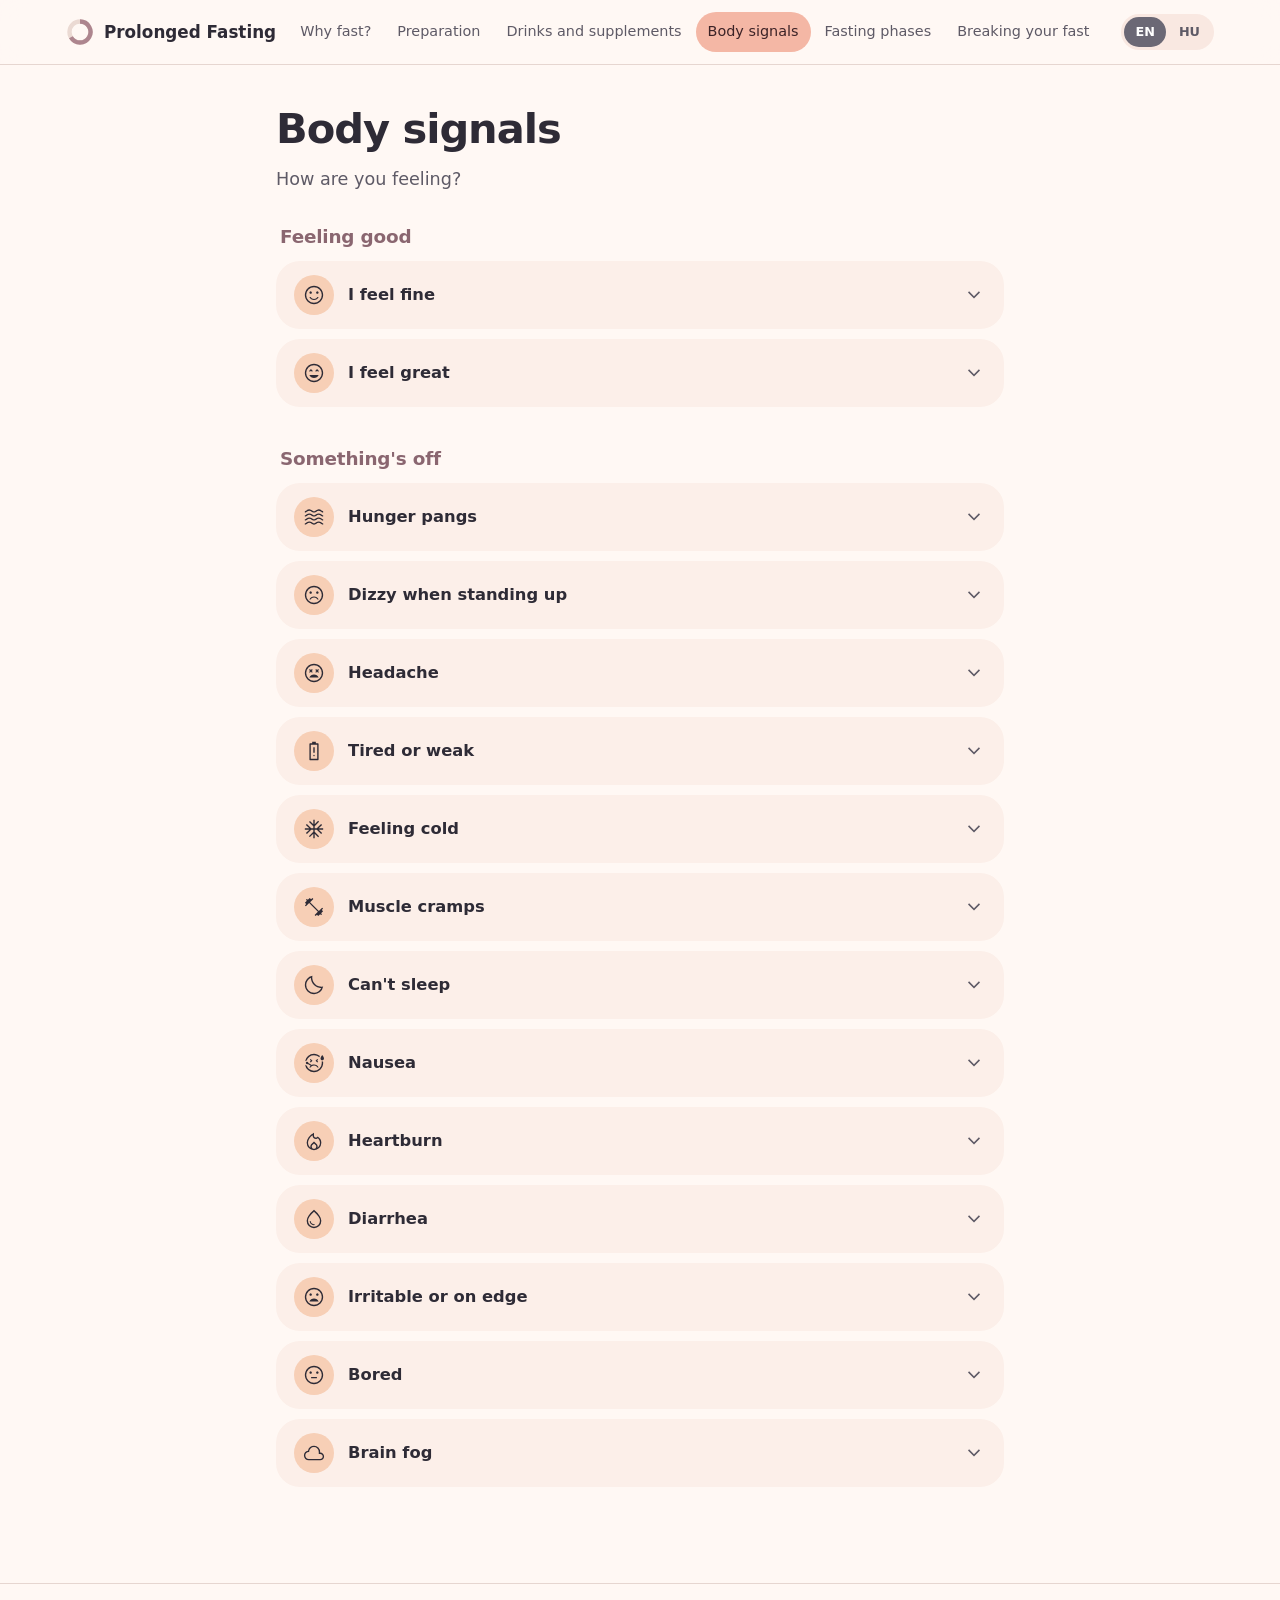
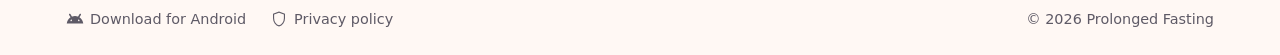
<file: en/body-signals/index.html>
<!DOCTYPE html><html lang="en"> <head><meta charset="UTF-8"><meta name="viewport" content="width=device-width, initial-scale=1.0"><title>Body signals during a fast: symptoms and what to do | Prolonged Fasting</title><meta name="description" content="Hunger, dizziness, headaches, cramps, poor sleep: why they happen during a prolonged fast and what helps."><link rel="canonical" href="https://prolongedfasting.github.io/en/body-signals/"><meta name="color-scheme" content="light dark"><meta name="theme-color" content="#FFF8F4" media="(prefers-color-scheme: light)"><meta name="theme-color" content="#1E1C22" media="(prefers-color-scheme: dark)"><link rel="alternate" hreflang="en" href="https://prolongedfasting.github.io/en/body-signals/"><link rel="alternate" hreflang="hu" href="https://prolongedfasting.github.io/hu/body-signals/"><link rel="alternate" hreflang="x-default" href="https://prolongedfasting.github.io/en/body-signals/"><meta property="og:type" content="website"><meta property="og:title" content="Body signals during a fast: symptoms and what to do | Prolonged Fasting"><meta property="og:description" content="Hunger, dizziness, headaches, cramps, poor sleep: why they happen during a prolonged fast and what helps."><meta property="og:url" content="https://prolongedfasting.github.io/en/body-signals/"><meta property="og:site_name" content="Prolonged Fasting"><meta property="og:locale" content="en_US"><meta name="twitter:card" content="summary"><meta name="twitter:title" content="Body signals during a fast: symptoms and what to do | Prolonged Fasting"><meta name="twitter:description" content="Hunger, dizziness, headaches, cramps, poor sleep: why they happen during a prolonged fast and what helps."><script type="application/ld+json">{"@context":"https://schema.org","@type":"WebSite","name":"Prolonged Fasting","url":"https://prolongedfasting.github.io","inLanguage":"en","description":"Hunger, dizziness, headaches, cramps, poor sleep: why they happen during a prolonged fast and what helps."}</script><link rel="icon" type="image/svg+xml" href="/favicon.svg"><link rel="sitemap" href="/sitemap.xml"><link rel="stylesheet" href="/_astro/body-signals.C4jGwoBI.css">
<style>.group[data-astro-cid-u4f4zszf]+.group[data-astro-cid-u4f4zszf]{margin-top:40px}.group-title[data-astro-cid-u4f4zszf]{color:var(--secondary);margin-bottom:12px;padding-left:4px}.signals[data-astro-cid-u4f4zszf]{display:flex;flex-direction:column;gap:10px}.signal[data-astro-cid-u4f4zszf]{background:var(--surface-low);border-radius:var(--radius-lg)}.signal[data-astro-cid-u4f4zszf]>summary[data-astro-cid-u4f4zszf]{display:flex;align-items:center;gap:14px;padding:14px 18px;cursor:pointer;list-style:none;border-radius:var(--radius-lg)}.signal[data-astro-cid-u4f4zszf]>summary[data-astro-cid-u4f4zszf]::-webkit-details-marker{display:none}.signal[data-astro-cid-u4f4zszf]>summary[data-astro-cid-u4f4zszf]:hover{background:var(--surface)}.signal[data-astro-cid-u4f4zszf]>summary[data-astro-cid-u4f4zszf] h3[data-astro-cid-u4f4zszf]{flex:1;font-size:1.02rem;font-weight:600}.signal[data-astro-cid-u4f4zszf]>summary[data-astro-cid-u4f4zszf] .chevron{color:var(--on-bg-muted)}@media (prefers-reduced-motion: no-preference){.signal[data-astro-cid-u4f4zszf]>summary[data-astro-cid-u4f4zszf] .chevron{transition:transform .2s ease}}.signal[data-astro-cid-u4f4zszf][open]>summary[data-astro-cid-u4f4zszf] .chevron{transform:rotate(180deg)}.signal-body[data-astro-cid-u4f4zszf]{padding:4px 24px 24px}h4[data-astro-cid-u4f4zszf]{font-size:.95rem;font-weight:650;color:var(--secondary);margin-bottom:6px}.todo[data-astro-cid-u4f4zszf]{margin-top:20px;padding:20px;border-radius:var(--radius-md);background:var(--secondary-container);color:var(--on-secondary-container)}.todo[data-astro-cid-u4f4zszf] h4[data-astro-cid-u4f4zszf]{color:inherit;margin-bottom:12px}.todo[data-astro-cid-u4f4zszf] .muted[data-astro-cid-u4f4zszf]{color:inherit;opacity:.85}
</style><script type="module">const s=document.getElementById("menuToggle"),t=document.getElementById("mainNav"),n=e=>{t?.classList.toggle("open",e),s?.setAttribute("aria-expanded",String(e))};s?.addEventListener("click",()=>n(!t?.classList.contains("open")));t?.querySelectorAll("a").forEach(e=>e.addEventListener("click",()=>n(!1)));document.addEventListener("keydown",e=>{e.key==="Escape"&&n(!1)});
</script></head> <body> <a class="skip-link" href="#content">Skip to content</a> <header class="site-header"> <div class="header-inner"> <a class="brand" href="/en/"> <svg viewBox="0 0 32 32" aria-hidden="true"> <circle cx="16" cy="16" r="12" fill="none" stroke="var(--ring-track)" stroke-width="5"></circle> <path d="M16 4 A12 12 0 1 1 5.6 22" fill="none" stroke="var(--ring-3)" stroke-width="5"></path> </svg> Prolonged Fasting </a> <nav class="main-nav" id="mainNav" aria-label="Menu"> <a href="/en/"> <svg class="icon" width="20" height="20" viewBox="0 -960 960 960" fill="currentColor" aria-hidden="true" focusable="false"><path d="M453-280h60v-240h-60v240Zm50.5-323.2q9.5-9.2 9.5-22.8 0-14.45-9.48-24.22-9.48-9.78-23.5-9.78t-23.52 9.78Q447-640.45 447-626q0 13.6 9.48 22.8 9.48 9.2 23.5 9.2t23.52-9.2ZM480.27-80q-82.74 0-155.5-31.5Q252-143 197.5-197.5t-86-127.34Q80-397.68 80-480.5t31.5-155.66Q143-709 197.5-763t127.34-85.5Q397.68-880 480.5-880t155.66 31.5Q709-817 763-763t85.5 127Q880-563 880-480.27q0 82.74-31.5 155.5Q817-252 763-197.68q-54 54.31-127 86Q563-80 480.27-80Zm.23-60Q622-140 721-239.5t99-241Q820-622 721.19-721T480-820q-141 0-240.5 98.81T140-480q0 141 99.5 240.5t241 99.5Zm-.5-340Z"/></svg>Why fast? </a><a href="/en/preparation/"> <svg class="icon" width="20" height="20" viewBox="0 -960 960 960" fill="currentColor" aria-hidden="true" focusable="false"><path d="M560-574v-48q33-14 67.5-21t72.5-7q26 0 51 4t49 10v44q-24-9-48.5-13.5T700-610q-38 0-73 9.5T560-574Zm0 220v-49q33-13.5 67.5-20.25T700-430q26 0 51 4t49 10v44q-24-9-48.5-13.5T700-390q-38 0-73 9t-67 27Zm0-110v-48q33-14 67.5-21t72.5-7q26 0 51 4t49 10v44q-24-9-48.5-13.5T700-500q-38 0-73 9.5T560-464ZM248-300q53.57 0 104.28 12.5Q403-275 452-250v-427q-45-30-97.62-46.5Q301.76-740 248-740q-38 0-74.5 9.5T100-707v434q31-14 70.5-20.5T248-300Zm264 50q50-25 98-37.5T712-300q38 0 78.5 6t69.5 16v-429q-34-17-71.82-25-37.82-8-76.18-8-54 0-104.5 16.5T512-677v427Zm-30 90q-51-38-111-58.5T248-239q-36.54 0-71.77 9T106-208q-23.1 11-44.55-3Q40-225 40-251v-463q0-15 7-27.5T68-761q42-20 87.39-29.5 45.4-9.5 92.61-9.5 63 0 122.5 17T482-731q51-35 109.5-52T712-800q46.87 0 91.93 9.5Q849-781 891-761q14 7 21.5 19.5T920-714v463q0 27.89-22.5 42.45Q875-194 853-208q-34-14-69.23-22.5Q748.54-239 712-239q-63 0-121 21t-109 58ZM276-489Z"/></svg>Preparation </a><a href="/en/what-to-consume/"> <svg class="icon" width="20" height="20" viewBox="0 -960 960 960" fill="currentColor" aria-hidden="true" focusable="false"><path d="M262-80q-23 0-40.5-15T202-133l-82-747h720l-82 747q-2 23-19.5 38T698-80H262Zm-48-500 48 440h436l48-440H214Zm-7-60h546l20-180H187l20 180Zm239 373.5Q432-280 432-299q0-24 12.5-53t35.5-59q23 30 35.5 59t12.5 53q0 19-14 32.5T480-253q-20 0-34-13.5ZM556.5-224q31.5-31 31.5-75 0-47-28.5-100T480-500q-51 48-79.5 101T372-299q0 44 31.5 75t76.5 31q45 0 76.5-31ZM214-140h532-532Z"/></svg>Drinks and supplements </a><a href="/en/body-signals/" aria-current="page"> <svg class="icon" width="20" height="20" viewBox="0 -960 960 960" fill="currentColor" aria-hidden="true" focusable="false"><path d="M80-570v-170q0-24 18-42t42-18h680q24 0 42 18t18 42v170h-60v-170H140v170H80Zm60 410q-24 0-42-18t-18-42v-170h60v170h680v-170h60v170q0 24-18 42t-42 18H140Zm275.6-134q7.6-4 11.4-12l133-266 53 106q3.75 8 11.25 12t15.75 4h240v-60H659l-72-143q-3.72-8.25-11.17-11.63-7.45-3.37-15.64-3.37-8.19 0-15.79 3.37-7.6 3.38-11.4 11.63L400-388l-53-106q-3.75-8-11.25-12T320-510H80v60h221l72 144q3.72 8 11.17 12 7.45 4 15.64 4 8.19 0 15.79-4ZM480-480Z"/></svg>Body signals </a><a href="/en/phases/"> <svg class="icon" width="20" height="20" viewBox="0 -960 960 960" fill="currentColor" aria-hidden="true" focusable="false"><path d="M109.91-240Q81-240 60.5-260.59 40-281.18 40-310.09t20.49-49.41q20.5-20.5 49.28-20.5 5.23 0 10.23.5t13 2.5l200-200q-2-8-2.5-13t-.5-10.23q0-28.78 20.59-49.28Q371.18-670 400.09-670t49.41 20.63q20.5 20.64 20.5 49.61 0 1.76-3 22.76l110 110q8-2 13-2.5t10-.5q5 0 10 .5t13 2.5l160-160q-2-8-2.5-13t-.5-10.23q0-28.78 20.59-49.28Q821.18-720 850.09-720t49.41 20.59q20.5 20.59 20.5 49.5t-20.49 49.41q-20.5 20.5-49.28 20.5-5.23 0-10.23-.5t-13-2.5L667-423q2 8 2.5 13t.5 10.23q0 28.78-20.59 49.28Q628.82-330 599.91-330t-49.41-20.49q-20.5-20.5-20.5-49.28 0-5.23.5-10.23t2.5-13L423-533q-8 2-13 2.5t-10.25.5q-1.75 0-22.75-3L177-333q2 8 2.5 13t.5 10.23q0 28.78-20.59 49.28Q138.82-240 109.91-240Z"/></svg>Fasting phases </a><a href="/en/fast-break/"> <svg class="icon" width="20" height="20" viewBox="0 -960 960 960" fill="currentColor" aria-hidden="true" focusable="false"><path d="m140-120-60-60h800l-60 60H140Zm-20-121q5-17 16-30.5t24-25.5v-325h-40v-50h40v-34h-40v-50h40v-34h-40v-50h290q24.75 0 42.38 17.62Q470-804.75 470-780v24h370v50H470v24q0 24.75-17.62 42.37Q434.75-622 410-622h-95v271q21 2 39.5 10t35.5 22q17-69 74-109.5T593-469q88 0 147.5 63.5T800-254v13H120Zm330-60h283q-10-49-49.5-78.5T593-409q-51 0-92 29t-51 79ZM315-756h105v-34H315v34Zm0 84h105v-34H315v34Zm-105-84h55v-34h-55v34Zm0 84h55v-34h-55v34Zm0 340q12-9 26-14t29-6v-270h-55v290Zm382 31Z"/></svg>Breaking your fast </a> </nav> <div class="lang-switch"> <a href="/en/body-signals/" hreflang="en" lang="en" aria-current="true">EN</a> <a href="/hu/body-signals/" hreflang="hu" lang="hu">HU</a> </div> <button class="menu-button" id="menuToggle" aria-label="Menu" aria-expanded="false" aria-controls="mainNav"> <span class="open"><svg class="icon" width="24" height="24" viewBox="0 -960 960 960" fill="currentColor" aria-hidden="true" focusable="false"><path d="M120-240v-60h720v60H120Zm0-210v-60h720v60H120Zm0-210v-60h720v60H120Z"/></svg></span> <span class="close"><svg class="icon" width="24" height="24" viewBox="0 -960 960 960" fill="currentColor" aria-hidden="true" focusable="false"><path d="m249-207-42-42 231-231-231-231 42-42 231 231 231-231 42 42-231 231 231 231-42 42-231-231-231 231Z"/></svg></span> </button> </div> </header> <main id="content">  <header class="page-head" data-astro-cid-u4f4zszf> <h1 data-astro-cid-u4f4zszf>Body signals</h1> <p class="lead" data-astro-cid-u4f4zszf>How are you feeling?</p> </header> <section class="group" data-astro-cid-u4f4zszf> <h2 class="group-title" data-astro-cid-u4f4zszf>Feeling good</h2> <div class="signals" data-astro-cid-u4f4zszf> <details class="signal" data-astro-cid-u4f4zszf> <summary data-astro-cid-u4f4zszf> <span class="badge" data-astro-cid-u4f4zszf><svg class="icon" width="22" height="22" viewBox="0 -960 960 960" fill="currentColor" aria-hidden="true" focusable="false"><path d="M626-533q23 0 38.5-15.5T680-587q0-23-15.5-38.5T626-641q-23 0-38.5 15.5T572-587q0 23 15.5 38.5T626-533Zm-292 0q23 0 38.5-15.5T388-587q0-23-15.5-38.5T334-641q-23 0-38.5 15.5T280-587q0 23 15.5 38.5T334-533Zm267.5 236.5Q657-332 682-393h-52q-23 40-63 61.5T481-310q-47 0-87.5-21T331-393h-53q26 61 81 96.5T480-261q66 0 121.5-35.5ZM324-111.5Q251-143 197-197t-85.5-127Q80-397 80-480t31.5-156Q143-709 197-763t127-85.5Q397-880 480-880t156 31.5Q709-817 763-763t85.5 127Q880-563 880-480t-31.5 156Q817-251 763-197t-127 85.5Q563-80 480-80t-156-31.5ZM480-480Zm241 241q99-99 99-241t-99-241q-99-99-241-99t-241 99q-99 99-99 241t99 241q99 99 241 99t241-99Z"/></svg></span> <h3 data-astro-cid-u4f4zszf>I feel fine</h3> <svg class="icon chevron" width="24" height="24" viewBox="0 -960 960 960" fill="currentColor" aria-hidden="true" focusable="false"><path d="M480-344 240-584l43-43 197 197 197-197 43 43-240 240Z"/></svg> </summary> <div class="signal-body" data-astro-cid-u4f4zszf> <h4 data-astro-cid-u4f4zszf>What&#39;s happening</h4> <p data-astro-cid-u4f4zszf>The hard start is behind you and your brain is running on fat. You won&#39;t feel a rush, and you won&#39;t feel unwell either. Your metabolism has settled down.</p> <div class="todo" data-astro-cid-u4f4zszf> <h4 data-astro-cid-u4f4zszf>What to do</h4> <div class="items" data-astro-cid-u4f4zszf> <div class="item" data-astro-cid-u4f4zszf> <h3 data-astro-cid-u4f4zszf>Keep up the minerals</h3> <p class="muted" data-astro-cid-u4f4zszf>You feel good, but keep topping up salt and the other minerals.</p> </div><div class="item" data-astro-cid-u4f4zszf> <h3 data-astro-cid-u4f4zszf>Be patient</h3> <p class="muted" data-astro-cid-u4f4zszf>You may not notice anything, but your body is still doing its work in the background.</p> </div><div class="item" data-astro-cid-u4f4zszf> <h3 data-astro-cid-u4f4zszf>Carry on as usual</h3> <p class="muted" data-astro-cid-u4f4zszf>This is a good time for everyday tasks, walks or focused work.</p> </div> </div> </div> </div> </details><details class="signal" data-astro-cid-u4f4zszf> <summary data-astro-cid-u4f4zszf> <span class="badge" data-astro-cid-u4f4zszf><svg class="icon" width="22" height="22" viewBox="0 -960 960 960" fill="currentColor" aria-hidden="true" focusable="false"><path d="M601.5-296.5Q657-332 682-393H278q26 61 81 96.5T480-261q66 0 121.5-35.5ZM302-533l45-45 45 45 36-36-81-81-81 81 36 36Zm267 0 45-45 45 45 36-36-81-81-81 81 36 36ZM324-111.5Q251-143 197-197t-85.5-127Q80-397 80-480t31.5-156Q143-709 197-763t127-85.5Q397-880 480-880t156 31.5Q709-817 763-763t85.5 127Q880-563 880-480t-31.5 156Q817-251 763-197t-127 85.5Q563-80 480-80t-156-31.5ZM480-480Zm241 241q99-99 99-241t-99-241q-99-99-241-99t-241 99q-99 99-99 241t99 241q99 99 241 99t241-99Z"/></svg></span> <h3 data-astro-cid-u4f4zszf>I feel great</h3> <svg class="icon chevron" width="24" height="24" viewBox="0 -960 960 960" fill="currentColor" aria-hidden="true" focusable="false"><path d="M480-344 240-584l43-43 197 197 197-197 43 43-240 240Z"/></svg> </summary> <div class="signal-body" data-astro-cid-u4f4zszf> <h4 data-astro-cid-u4f4zszf>What&#39;s happening</h4> <p data-astro-cid-u4f4zszf>Around day 3 or 4, many people get a burst of mental and physical energy. Your body releases more growth hormone and adrenaline to keep you going.</p> <div class="todo" data-astro-cid-u4f4zszf> <h4 data-astro-cid-u4f4zszf>What to do</h4> <div class="items" data-astro-cid-u4f4zszf> <div class="item" data-astro-cid-u4f4zszf> <h3 data-astro-cid-u4f4zszf>Use the focus</h3> <p class="muted" data-astro-cid-u4f4zszf>Take on hard tasks, study, or spend time on a creative hobby.</p> </div><div class="item" data-astro-cid-u4f4zszf> <h3 data-astro-cid-u4f4zszf>Move a little</h3> <p class="muted" data-astro-cid-u4f4zszf>Light exercise can lift your mood further.</p> </div><div class="item" data-astro-cid-u4f4zszf> <h3 data-astro-cid-u4f4zszf>Remember it</h3> <p class="muted" data-astro-cid-u4f4zszf>Notice how this feels. Recalling it will help during the low points of your next fast.</p> </div> </div> </div> </div> </details> </div> </section><section class="group" data-astro-cid-u4f4zszf> <h2 class="group-title" data-astro-cid-u4f4zszf>Something&#39;s off</h2> <div class="signals" data-astro-cid-u4f4zszf> <details class="signal" data-astro-cid-u4f4zszf> <summary data-astro-cid-u4f4zszf> <span class="badge" data-astro-cid-u4f4zszf><svg class="icon" width="22" height="22" viewBox="0 -960 960 960" fill="currentColor" aria-hidden="true" focusable="false"><path d="M80-146v-60q28-3 48-16t40-27.5q20-14.5 45-25.5t62-11q37 0 63 12.5t47.5 27.5q21.5 15 43.5 27.5t51 12.5q29 0 51-12.5t43.5-27.5q21.5-15 47.5-27.5t63-12.5q37 0 61.5 11t45 25.5Q812-235 832-222t48 16v60q-35-2-58.5-14.5t-44-27Q757-202 736-214t-51-12q-30 0-52.5 12.5t-44 27.5q-21.5 15-47 27.5T480-146q-36 0-61.5-12.5t-47-27.5q-21.5-15-44-27.5T275-226q-30 0-51.5 12T182-187.5q-20 14.5-43.5 27T80-146Zm0-176v-60q28-3 48-16t40-27.5q20-14.5 45-25.5t62-11q37 0 63 12.5t47.5 27.5q21.5 15 43.5 27.5t51 12.5q29 0 51-12.5t43.5-27.5q21.5-15 47.5-27.5t63-12.5q37 0 61.5 11t45 25.5Q812-411 832-398t48 16v60q-35-4-58.5-17t-44-27Q757-380 736-391t-51-11q-30 0-52 12.5T589-362q-22 15-47.5 27.5T480-322q-36 0-61.5-12.5t-47-27.5q-21.5-15-44-27.5T275-402q-30 0-51.5 12T182-363.5q-20 14.5-43.5 27T80-322Zm0-176v-60q28-2 48-14.5t40-27q20-14.5 45-26.5t62-12q37 0 63 12.5t47.5 27.5q21.5 15 43.5 27.5t51 12.5q29 0 51-12.5t43.5-27.5q21.5-15 47.5-27.5t63-12.5q37 0 61.5 12t45 26.5q20.5 14.5 40.5 27t48 14.5v60q-35-2-58.5-14.5t-44-27Q757-554 736-566t-51-12q-30 0-52.5 12.5t-44 27.5q-21.5 15-47 27.5T480-498q-36 0-61.5-12.5t-47-27.5q-21.5-15-44-27.5T275-578q-30 0-51.5 12T182-539.5q-20 14.5-43.5 27T80-498Zm0-176v-60q28-3 48-16t40-27.5q20-14.5 45-25.5t62-11q37 0 63 12.5t47.5 27.5q21.5 15 43.5 27.5t51 12.5q29 0 51-12.5t43.5-27.5q21.5-15 47.5-27.5t63-12.5q37 0 61.5 11t45 25.5Q812-763 832-750t48 16v60q-35-2-58.5-14.5t-44-27Q757-730 736-742t-51-12q-30 0-52.5 12.5t-44 27.5q-21.5 15-47 27.5T480-674q-36 0-61.5-12.5t-47-27.5q-21.5-15-44-27.5T275-754q-30 0-51.5 12T182-715.5q-20 14.5-43.5 27T80-674Z"/></svg></span> <h3 data-astro-cid-u4f4zszf>Hunger pangs</h3> <svg class="icon chevron" width="24" height="24" viewBox="0 -960 960 960" fill="currentColor" aria-hidden="true" focusable="false"><path d="M480-344 240-584l43-43 197 197 197-197 43 43-240 240Z"/></svg> </summary> <div class="signal-body" data-astro-cid-u4f4zszf> <h4 data-astro-cid-u4f4zszf>What&#39;s happening</h4> <p data-astro-cid-u4f4zszf>Hunger doesn&#39;t build steadily. It comes in waves, and a wave usually passes on its own in 15-20 minutes.</p> <div class="todo" data-astro-cid-u4f4zszf> <h4 data-astro-cid-u4f4zszf>What to do</h4> <div class="items" data-astro-cid-u4f4zszf> <div class="item" data-astro-cid-u4f4zszf> <h3 data-astro-cid-u4f4zszf>Salt on your tongue</h3> <p class="muted" data-astro-cid-u4f4zszf>Let a few grains of sea salt dissolve on your tongue. It often stops the craving quickly.</p> </div><div class="item" data-astro-cid-u4f4zszf> <h3 data-astro-cid-u4f4zszf>Sparkling water</h3> <p class="muted" data-astro-cid-u4f4zszf>The bubbles fill your stomach, so you feel less hungry.</p> </div><div class="item" data-astro-cid-u4f4zszf> <h3 data-astro-cid-u4f4zszf>Wait 15 minutes</h3> <p class="muted" data-astro-cid-u4f4zszf>Keep busy for 15 minutes: read, tidy up, garden. The wave often passes before you notice.</p> </div> </div> </div> </div> </details><details class="signal" data-astro-cid-u4f4zszf> <summary data-astro-cid-u4f4zszf> <span class="badge" data-astro-cid-u4f4zszf><svg class="icon" width="22" height="22" viewBox="0 -960 960 960" fill="currentColor" aria-hidden="true" focusable="false"><path d="M626-533q23 0 38.5-15.5T680-587q0-23-15.5-38.5T626-641q-23 0-38.5 15.5T572-587q0 23 15.5 38.5T626-533Zm-292 0q23 0 38.5-15.5T388-587q0-23-15.5-38.5T334-641q-23 0-38.5 15.5T280-587q0 23 15.5 38.5T334-533Zm24.5 153.5Q304-342 278-280h53q22-42 62-65t88-23q47 0 86.5 23.5T630-280h52q-25-63-80-100t-122-37q-67 0-121.5 37.5Zm-34.5 268Q251-143 197-197t-85.5-127Q80-397 80-480t31.5-156Q143-709 197-763t127-85.5Q397-880 480-880t156 31.5Q709-817 763-763t85.5 127Q880-563 880-480t-31.5 156Q817-251 763-197t-127 85.5Q563-80 480-80t-156-31.5ZM480-480Zm241 241q99-99 99-241t-99-241q-99-99-241-99t-241 99q-99 99-99 241t99 241q99 99 241 99t241-99Z"/></svg></span> <h3 data-astro-cid-u4f4zszf>Dizzy when standing up</h3> <svg class="icon chevron" width="24" height="24" viewBox="0 -960 960 960" fill="currentColor" aria-hidden="true" focusable="false"><path d="M480-344 240-584l43-43 197 197 197-197 43 43-240 240Z"/></svg> </summary> <div class="signal-body" data-astro-cid-u4f4zszf> <h4 data-astro-cid-u4f4zszf>What&#39;s happening</h4> <p data-astro-cid-u4f4zszf>With low insulin your body sheds water and salt, and your blood pressure drops. Getting up quickly can then make you dizzy.</p> <div class="todo" data-astro-cid-u4f4zszf> <h4 data-astro-cid-u4f4zszf>What to do</h4> <div class="items" data-astro-cid-u4f4zszf> <div class="item" data-astro-cid-u4f4zszf> <h3 data-astro-cid-u4f4zszf>Salt water</h3> <p class="muted" data-astro-cid-u4f4zszf>Drink a little salty water. It usually steadies your circulation quickly.</p> </div><div class="item" data-astro-cid-u4f4zszf> <h3 data-astro-cid-u4f4zszf>Get up slowly</h3> <p class="muted" data-astro-cid-u4f4zszf>Sit up first, wait a few seconds, then stand.</p> </div> </div> </div> </div> </details><details class="signal" data-astro-cid-u4f4zszf> <summary data-astro-cid-u4f4zszf> <span class="badge" data-astro-cid-u4f4zszf><svg class="icon" width="22" height="22" viewBox="0 -960 960 960" fill="currentColor" aria-hidden="true" focusable="false"><path d="M358.5-379.5Q304-342 278-280h404q-25-63-80-100t-122-37q-67 0-121.5 37.5ZM297-489l50-45 45 45 31-36-45-45 45-45-31-36-45 45-50-45-31 36 45 45-45 45 31 36Zm272 0 44-45 51 45 31-36-45-45 45-45-31-36-51 45-44-45-31 36 44 45-44 45 31 36ZM324-111.5Q251-143 197-197t-85.5-127Q80-397 80-480t31.5-156Q143-709 197-763t127-85.5Q397-880 480-880t156 31.5Q709-817 763-763t85.5 127Q880-563 880-480t-31.5 156Q817-251 763-197t-127 85.5Q563-80 480-80t-156-31.5ZM480-480Zm241 241q99-99 99-241t-99-241q-99-99-241-99t-241 99q-99 99-99 241t99 241q99 99 241 99t241-99Z"/></svg></span> <h3 data-astro-cid-u4f4zszf>Headache</h3> <svg class="icon chevron" width="24" height="24" viewBox="0 -960 960 960" fill="currentColor" aria-hidden="true" focusable="false"><path d="M480-344 240-584l43-43 197 197 197-197 43 43-240 240Z"/></svg> </summary> <div class="signal-body" data-astro-cid-u4f4zszf> <h4 data-astro-cid-u4f4zszf>What&#39;s happening</h4> <p data-astro-cid-u4f4zszf>Usually it&#39;s low salt, or your body is still adjusting to the switch.</p> <div class="todo" data-astro-cid-u4f4zszf> <h4 data-astro-cid-u4f4zszf>What to do</h4> <div class="items" data-astro-cid-u4f4zszf> <div class="item" data-astro-cid-u4f4zszf> <h3 data-astro-cid-u4f4zszf>Salt water</h3> <p class="muted" data-astro-cid-u4f4zszf>A glass of water with a pinch of salt often helps within minutes.</p> </div><div class="item" data-astro-cid-u4f4zszf> <h3 data-astro-cid-u4f4zszf>Magnesium</h3> <p class="muted" data-astro-cid-u4f4zszf>Take some magnesium as well. It helps relax the muscles in your neck and head.</p> </div> </div> </div> </div> </details><details class="signal" data-astro-cid-u4f4zszf> <summary data-astro-cid-u4f4zszf> <span class="badge" data-astro-cid-u4f4zszf><svg class="icon" width="22" height="22" viewBox="0 -960 960 960" fill="currentColor" aria-hidden="true" focusable="false"><path d="M450-403h60v-240h-60v240Zm30.5 150q12.5 0 21-9t8.5-21.5q0-12.5-8.62-21-8.63-8.5-21.38-8.5-12 0-21 8.62-9 8.63-9 21.38 0 12 9 21t21.5 9ZM310-80q-12.75 0-21.37-8.63Q280-97.25 280-110v-676q0-12.75 8.63-21.38Q297.25-816 310-816h90v-64h160v64h90q12.75 0 21.38 8.62Q680-798.75 680-786v676q0 12.75-8.62 21.37Q662.75-80 650-80H310Zm30-60h280v-616H340v616Zm0 0h280-280Z"/></svg></span> <h3 data-astro-cid-u4f4zszf>Tired or weak</h3> <svg class="icon chevron" width="24" height="24" viewBox="0 -960 960 960" fill="currentColor" aria-hidden="true" focusable="false"><path d="M480-344 240-584l43-43 197 197 197-197 43 43-240 240Z"/></svg> </summary> <div class="signal-body" data-astro-cid-u4f4zszf> <h4 data-astro-cid-u4f4zszf>What&#39;s happening</h4> <p data-astro-cid-u4f4zszf>Your muscles and nerves need minerals (electrolytes) to work properly, and you may be running low.</p> <div class="todo" data-astro-cid-u4f4zszf> <h4 data-astro-cid-u4f4zszf>What to do</h4> <div class="items" data-astro-cid-u4f4zszf> <div class="item" data-astro-cid-u4f4zszf> <h3 data-astro-cid-u4f4zszf>Electrolytes</h3> <p class="muted" data-astro-cid-u4f4zszf>Check whether you&#39;ve had enough salt, potassium and magnesium today. If not, top them up now.</p> </div><div class="item" data-astro-cid-u4f4zszf> <h3 data-astro-cid-u4f4zszf>Fresh air</h3> <p class="muted" data-astro-cid-u4f4zszf>A short walk helps your body burn fat, which can bring some energy back.</p> </div> </div> </div> </div> </details><details class="signal" data-astro-cid-u4f4zszf> <summary data-astro-cid-u4f4zszf> <span class="badge" data-astro-cid-u4f4zszf><svg class="icon" width="22" height="22" viewBox="0 -960 960 960" fill="currentColor" aria-hidden="true" focusable="false"><path d="M450-80v-195L301-126l-43-42 192-192v-90h-90L172-262l-44-41 147-147H80v-60h195L125-660l43-43 192 193h90v-91L262-789l42-44 146 147v-194h60v194l150-150 42 43-192 192v91h91l189-189 43 42-147 147h194v60H686l148 149-41 43-192-192h-91v90l192 193-41 43-151-151v195h-60Z"/></svg></span> <h3 data-astro-cid-u4f4zszf>Feeling cold</h3> <svg class="icon chevron" width="24" height="24" viewBox="0 -960 960 960" fill="currentColor" aria-hidden="true" focusable="false"><path d="M480-344 240-584l43-43 197 197 197-197 43 43-240 240Z"/></svg> </summary> <div class="signal-body" data-astro-cid-u4f4zszf> <h4 data-astro-cid-u4f4zszf>What&#39;s happening</h4> <p data-astro-cid-u4f4zszf>Your body is saving energy and sending blood to your vital organs, so your hands and feet may get cold.</p> <div class="todo" data-astro-cid-u4f4zszf> <h4 data-astro-cid-u4f4zszf>What to do</h4> <div class="items" data-astro-cid-u4f4zszf> <div class="item" data-astro-cid-u4f4zszf> <h3 data-astro-cid-u4f4zszf>Fasting broth</h3> <p class="muted" data-astro-cid-u4f4zszf>Hot water with salt, pepper, basil, turmeric, parsley or other herbs. It warms you up and gives you salt at the same time.</p> </div><div class="item" data-astro-cid-u4f4zszf> <h3 data-astro-cid-u4f4zszf>Move</h3> <p class="muted" data-astro-cid-u4f4zszf>Do 15 squats to get blood back into your hands and feet.</p> </div> </div> </div> </div> </details><details class="signal" data-astro-cid-u4f4zszf> <summary data-astro-cid-u4f4zszf> <span class="badge" data-astro-cid-u4f4zszf><svg class="icon" width="22" height="22" viewBox="0 -960 960 960" fill="currentColor" aria-hidden="true" focusable="false"><path d="m550-84-42-42 142-142-382-382-142 142-42-42 56-58-56-56 85-85-42-42 42-42 43 41 84-84 56 56 58-56 42 42-142 142 382 382 142-142 42 42-56 58 56 56-86 86 42 42-42 42-42-42-84 84-56-56-58 56Z"/></svg></span> <h3 data-astro-cid-u4f4zszf>Muscle cramps</h3> <svg class="icon chevron" width="24" height="24" viewBox="0 -960 960 960" fill="currentColor" aria-hidden="true" focusable="false"><path d="M480-344 240-584l43-43 197 197 197-197 43 43-240 240Z"/></svg> </summary> <div class="signal-body" data-astro-cid-u4f4zszf> <h4 data-astro-cid-u4f4zszf>What&#39;s happening</h4> <p data-astro-cid-u4f4zszf>Cramps almost always mean you&#39;re short on magnesium or potassium.</p> <div class="todo" data-astro-cid-u4f4zszf> <h4 data-astro-cid-u4f4zszf>What to do</h4> <div class="items" data-astro-cid-u4f4zszf> <div class="item" data-astro-cid-u4f4zszf> <h3 data-astro-cid-u4f4zszf>Potassium and salt</h3> <p class="muted" data-astro-cid-u4f4zszf>Drink water with salt and potassium to help your muscles relax.</p> </div><div class="item" data-astro-cid-u4f4zszf> <h3 data-astro-cid-u4f4zszf>Magnesium</h3> <p class="muted" data-astro-cid-u4f4zszf>Take a dose of magnesium glycinate. It usually works within half an hour.</p> </div> </div> </div> </div> </details><details class="signal" data-astro-cid-u4f4zszf> <summary data-astro-cid-u4f4zszf> <span class="badge" data-astro-cid-u4f4zszf><svg class="icon" width="22" height="22" viewBox="0 -960 960 960" fill="currentColor" aria-hidden="true" focusable="false"><path d="M484-80q-84 0-157.5-32t-128-86.5Q144-253 112-326.5T80-484q0-146 93-257.5T410-880q-18 98 11 192.63 29 94.64 100 165.74 71 71.1 165.5 100.14Q781-392.45 880-410.47q-26 144.2-138 237.34Q630-80 484-80Zm0-60q100 0 182-57t132-145q-90-8-173-41.5T478.5-480Q415-543 382-625.5T341-797q-88 48-144.5 130.5T140-484q0 143.33 100.33 243.67Q340.67-140 484-140Zm-6-340Z"/></svg></span> <h3 data-astro-cid-u4f4zszf>Can&#39;t sleep</h3> <svg class="icon chevron" width="24" height="24" viewBox="0 -960 960 960" fill="currentColor" aria-hidden="true" focusable="false"><path d="M480-344 240-584l43-43 197 197 197-197 43 43-240 240Z"/></svg> </summary> <div class="signal-body" data-astro-cid-u4f4zszf> <h4 data-astro-cid-u4f4zszf>What&#39;s happening</h4> <p data-astro-cid-u4f4zszf>Fasting raises adrenaline, which can keep you awake even when you feel tired.</p> <div class="todo" data-astro-cid-u4f4zszf> <h4 data-astro-cid-u4f4zszf>What to do</h4> <div class="items" data-astro-cid-u4f4zszf> <div class="item" data-astro-cid-u4f4zszf> <h3 data-astro-cid-u4f4zszf>Magnesium in the evening</h3> <p class="muted" data-astro-cid-u4f4zszf>Take it an hour before bed to help you wind down.</p> </div><div class="item" data-astro-cid-u4f4zszf> <h3 data-astro-cid-u4f4zszf>Dark and cool</h3> <p class="muted" data-astro-cid-u4f4zszf>Sleep in a cool room, and put your phone and TV away two hours before bed.</p> </div><div class="item" data-astro-cid-u4f4zszf> <h3 data-astro-cid-u4f4zszf>Calming tea</h3> <p class="muted" data-astro-cid-u4f4zszf>Have a cup of lemon balm or chamomile tea.</p> </div> </div> </div> </div> </details><details class="signal" data-astro-cid-u4f4zszf> <summary data-astro-cid-u4f4zszf> <span class="badge" data-astro-cid-u4f4zszf><svg class="icon" width="22" height="22" viewBox="0 -960 960 960" fill="currentColor" aria-hidden="true" focusable="false"><path d="M85-545q23-143 134.5-239T480-880q75 0 141 25.5T740-784q-10 17-16.5 30.5T713-728q-46-43-105.5-67.5T480-820q-112 0-199 64T159-592q-22 5-41 16.5T85-545ZM480-80q-149 0-260.5-96.5T85-416q13 20 32 32t42 17q35 100 122.5 163.5T480-140q142 0 241-99.5T820-480q0-17-2-34t-5-34q7 2 13.5 2.5t13.5.5q9 0 17.5-1t16.5-3q3 17 4.5 34t1.5 35q0 82-31.5 155T763-197.5q-54 54.5-127 86T480-80ZM336-503l77-77-78-78-35 35 43 42-43 43 36 35Zm451-124q-22-22-22-53 0-26 13.5-54t61.5-97q48 69 61.5 97t13.5 54q0 31-22 53t-53 22q-31 0-53-22ZM625-502l36-36-43-43 42-42-35-35-78 78 78 78Zm-145 85q-26 0-51 6t-48 18l-146-84q0-16-7-29.5T208-528q-20-11-42-5.5T132-508q-11 20-5 42t26 34q14 8 28.5 7t28.5-9l125 73q-18 17-32.5 37T278-280h53q22-42 62.5-65t87.5-23q47 0 86.5 23t62.5 65h52q-25-62-80-99.5T480-417Zm0-63Z"/></svg></span> <h3 data-astro-cid-u4f4zszf>Nausea</h3> <svg class="icon chevron" width="24" height="24" viewBox="0 -960 960 960" fill="currentColor" aria-hidden="true" focusable="false"><path d="M480-344 240-584l43-43 197 197 197-197 43 43-240 240Z"/></svg> </summary> <div class="signal-body" data-astro-cid-u4f4zszf> <h4 data-astro-cid-u4f4zszf>What&#39;s happening</h4> <p data-astro-cid-u4f4zszf>It may come from bile collecting in your stomach, or from taking vitamins on an empty stomach.</p> <div class="todo" data-astro-cid-u4f4zszf> <h4 data-astro-cid-u4f4zszf>What to do</h4> <div class="items" data-astro-cid-u4f4zszf> <div class="item" data-astro-cid-u4f4zszf> <h3 data-astro-cid-u4f4zszf>Ginger</h3> <p class="muted" data-astro-cid-u4f4zszf>Ginger tea can settle your stomach.</p> </div><div class="item" data-astro-cid-u4f4zszf> <h3 data-astro-cid-u4f4zszf>Skip the pills for now</h3> <p class="muted" data-astro-cid-u4f4zszf>Vitamins often irritate an empty stomach. Leave them out until the nausea passes.</p> </div> </div> </div> </div> </details><details class="signal" data-astro-cid-u4f4zszf> <summary data-astro-cid-u4f4zszf> <span class="badge" data-astro-cid-u4f4zszf><svg class="icon" width="22" height="22" viewBox="0 -960 960 960" fill="currentColor" aria-hidden="true" focusable="false"><path d="M220-400q0 63 28.5 118.5T328-189q-4-12-6-24.5t-2-24.5q0-32 12-60t35-51l113-111 113 111q23 23 35 51t12 60q0 12-2 24.5t-6 24.5q51-37 79.5-92.5T740-400q0-54-23-105.5T651-600q-21 15-44 23.5t-46 8.5q-61 0-101-41.5T420-714v-20q-46 33-83 73t-63 83.5q-26 43.5-40 89T220-400Zm260 24-71 70q-14 14-21.5 31t-7.5 37q0 41 29 69.5t71 28.5q42 0 71-28.5t29-69.5q0-20-7.5-37T551-306l-71-70Zm0-464v132q0 34 23.5 57t57.5 23q18 0 33.5-7.5T622-658l18-22q74 42 117 117t43 163q0 134-93 227T480-80q-134 0-227-93t-93-227q0-128 86-246.5T480-840Z"/></svg></span> <h3 data-astro-cid-u4f4zszf>Heartburn</h3> <svg class="icon chevron" width="24" height="24" viewBox="0 -960 960 960" fill="currentColor" aria-hidden="true" focusable="false"><path d="M480-344 240-584l43-43 197 197 197-197 43 43-240 240Z"/></svg> </summary> <div class="signal-body" data-astro-cid-u4f4zszf> <h4 data-astro-cid-u4f4zszf>What&#39;s happening</h4> <p data-astro-cid-u4f4zszf>There&#39;s no food to digest, so stomach acid can irritate your esophagus.</p> <div class="todo" data-astro-cid-u4f4zszf> <h4 data-astro-cid-u4f4zszf>What to do</h4> <div class="items" data-astro-cid-u4f4zszf> <div class="item" data-astro-cid-u4f4zszf> <h3 data-astro-cid-u4f4zszf>Apple cider vinegar</h3> <p class="muted" data-astro-cid-u4f4zszf>A spoonful of apple cider vinegar in water may help the valve at the top of your stomach close properly.</p> </div><div class="item" data-astro-cid-u4f4zszf> <h3 data-astro-cid-u4f4zszf>Stay upright</h3> <p class="muted" data-astro-cid-u4f4zszf>Drink sitting or standing, and don&#39;t lie down right after.</p> </div> </div> </div> </div> </details><details class="signal" data-astro-cid-u4f4zszf> <summary data-astro-cid-u4f4zszf> <span class="badge" data-astro-cid-u4f4zszf><svg class="icon" width="22" height="22" viewBox="0 -960 960 960" fill="currentColor" aria-hidden="true" focusable="false"><path d="M479-208q16 0 24.5-5.5T512-230q0-11-8.5-17t-25.5-6q-42 0-85.5-26.5T337-373q-2-9-9-14.5t-15-5.5q-11 0-17 8.5t-4 17.5q15 84 71 121.5T479-208Zm-227.5 34Q160-268 160-408q0-100 79.5-217.5T480-880q161 137 240.5 254.5T800-408q0 140-91.5 234T480-80q-137 0-228.5-94ZM666-216.5Q740-293 740-408q0-79-66.5-179.5T480-800Q353-688 286.5-587.5T220-408q0 115 74 191.5T480-140q112 0 186-76.5ZM480-480Z"/></svg></span> <h3 data-astro-cid-u4f4zszf>Diarrhea</h3> <svg class="icon chevron" width="24" height="24" viewBox="0 -960 960 960" fill="currentColor" aria-hidden="true" focusable="false"><path d="M480-344 240-584l43-43 197 197 197-197 43 43-240 240Z"/></svg> </summary> <div class="signal-body" data-astro-cid-u4f4zszf> <h4 data-astro-cid-u4f4zszf>What&#39;s happening</h4> <p data-astro-cid-u4f4zszf>Usually it&#39;s from drinking salt or magnesium water too fast or too strong.</p> <div class="todo" data-astro-cid-u4f4zszf> <h4 data-astro-cid-u4f4zszf>What to do</h4> <div class="items" data-astro-cid-u4f4zszf> <div class="item" data-astro-cid-u4f4zszf> <h3 data-astro-cid-u4f4zszf>Sip slowly</h3> <p class="muted" data-astro-cid-u4f4zszf>Spread your mineral water over 30-60 minutes instead of drinking it all at once.</p> </div><div class="item" data-astro-cid-u4f4zszf> <h3 data-astro-cid-u4f4zszf>Less magnesium</h3> <p class="muted" data-astro-cid-u4f4zszf>Halve your magnesium dose until your stomach settles.</p> </div> </div> </div> </div> </details><details class="signal" data-astro-cid-u4f4zszf> <summary data-astro-cid-u4f4zszf> <span class="badge" data-astro-cid-u4f4zszf><svg class="icon" width="22" height="22" viewBox="0 -960 960 960" fill="currentColor" aria-hidden="true" focusable="false"><path d="M626-533q23 0 38.5-15.5T680-587q0-23-15.5-38.5T626-641q-23 0-38.5 15.5T572-587q0 23 15.5 38.5T626-533Zm-292 0q23 0 38.5-15.5T388-587q0-23-15.5-38.5T334-641q-23 0-38.5 15.5T280-587q0 23 15.5 38.5T334-533Zm24.5 153.5Q304-342 278-280h404q-25-63-80-100t-122-37q-67 0-121.5 37.5Zm-34.5 268Q251-143 197-197t-85.5-127Q80-397 80-480t31.5-156Q143-709 197-763t127-85.5Q397-880 480-880t156 31.5Q709-817 763-763t85.5 127Q880-563 880-480t-31.5 156Q817-251 763-197t-127 85.5Q563-80 480-80t-156-31.5ZM480-480Zm241 241q99-99 99-241t-99-241q-99-99-241-99t-241 99q-99 99-99 241t99 241q99 99 241 99t241-99Z"/></svg></span> <h3 data-astro-cid-u4f4zszf>Irritable or on edge</h3> <svg class="icon chevron" width="24" height="24" viewBox="0 -960 960 960" fill="currentColor" aria-hidden="true" focusable="false"><path d="M480-344 240-584l43-43 197 197 197-197 43 43-240 240Z"/></svg> </summary> <div class="signal-body" data-astro-cid-u4f4zszf> <h4 data-astro-cid-u4f4zszf>What&#39;s happening</h4> <p data-astro-cid-u4f4zszf>Your brain misses the pleasure of eating, so you may be more tense than usual.</p> <div class="todo" data-astro-cid-u4f4zszf> <h4 data-astro-cid-u4f4zszf>What to do</h4> <div class="items" data-astro-cid-u4f4zszf> <div class="item" data-astro-cid-u4f4zszf> <h3 data-astro-cid-u4f4zszf>Breathe</h3> <p class="muted" data-astro-cid-u4f4zszf>A few minutes of slow, deep breathing helps calm you down.</p> </div><div class="item" data-astro-cid-u4f4zszf> <h3 data-astro-cid-u4f4zszf>Walk</h3> <p class="muted" data-astro-cid-u4f4zszf>Take a 30-minute walk outside, ideally somewhere quiet.</p> </div><div class="item" data-astro-cid-u4f4zszf> <h3 data-astro-cid-u4f4zszf>It&#39;s the transition</h3> <p class="muted" data-astro-cid-u4f4zszf>The tension comes from the switch your body is making. It isn&#39;t your real mood.</p> </div> </div> </div> </div> </details><details class="signal" data-astro-cid-u4f4zszf> <summary data-astro-cid-u4f4zszf> <span class="badge" data-astro-cid-u4f4zszf><svg class="icon" width="22" height="22" viewBox="0 -960 960 960" fill="currentColor" aria-hidden="true" focusable="false"><path d="M626-533q22.5 0 38.25-15.5T680-587q0-23-15.75-38.5T626-641q-22.5 0-38.25 15.5T572-587q0 23 15.75 38.5T626-533Zm-292 0q22.5 0 38.25-15.5T388-587q0-23-15.75-38.5T334-641q-22.5 0-38.25 15.5T280-587q0 23 15.75 38.5T334-533Zm20 194h253v-49H354v49Zm-30 227.5Q251-143 197-197t-85.5-127Q80-397 80-480t31.5-156Q143-709 197-763t127-85.5Q397-880 480-880t156 31.5Q709-817 763-763t85.5 127Q880-563 880-480t-31.5 156Q817-251 763-197t-127 85.5Q563-80 480-80t-156-31.5ZM480-480Zm241 241q99-99 99-241t-99-241q-99-99-241-99t-241 99q-99 99-99 241t99 241q99 99 241 99t241-99Z"/></svg></span> <h3 data-astro-cid-u4f4zszf>Bored</h3> <svg class="icon chevron" width="24" height="24" viewBox="0 -960 960 960" fill="currentColor" aria-hidden="true" focusable="false"><path d="M480-344 240-584l43-43 197 197 197-197 43 43-240 240Z"/></svg> </summary> <div class="signal-body" data-astro-cid-u4f4zszf> <h4 data-astro-cid-u4f4zszf>What&#39;s happening</h4> <p data-astro-cid-u4f4zszf>Eating fills a lot of the day. When it&#39;s gone, your brain looks for something to do and often reads that as hunger.</p> <div class="todo" data-astro-cid-u4f4zszf> <h4 data-astro-cid-u4f4zszf>What to do</h4> <div class="items" data-astro-cid-u4f4zszf> <div class="item" data-astro-cid-u4f4zszf> <h3 data-astro-cid-u4f4zszf>Have a plan</h3> <p class="muted" data-astro-cid-u4f4zszf>Reading, tidying, gardening: anything that keeps your hands and mind busy.</p> </div><div class="item" data-astro-cid-u4f4zszf> <h3 data-astro-cid-u4f4zszf>Hard tasks</h3> <p class="muted" data-astro-cid-u4f4zszf>Many people think clearly in the middle of a fast. Use that time for complicated work.</p> </div> </div> </div> </div> </details><details class="signal" data-astro-cid-u4f4zszf> <summary data-astro-cid-u4f4zszf> <span class="badge" data-astro-cid-u4f4zszf><svg class="icon" width="22" height="22" viewBox="0 -960 960 960" fill="currentColor" aria-hidden="true" focusable="false"><path d="M251-160q-88 0-149.5-61.5T40-371q0-78 50-137t127-71q20-97 94-158.5T482-799q112 0 189 81.5T748-522v24q72-2 122 46.5T920-329q0 69-50 119t-119 50H251Zm0-60h500q45 0 77-32t32-77q0-45-32-77t-77-32h-63v-84q0-91-61-154t-149-63q-88 0-149.5 63T267-522h-19q-62 0-105 43.5T100-371q0 63 44 107t107 44Zm229-260Z"/></svg></span> <h3 data-astro-cid-u4f4zszf>Brain fog</h3> <svg class="icon chevron" width="24" height="24" viewBox="0 -960 960 960" fill="currentColor" aria-hidden="true" focusable="false"><path d="M480-344 240-584l43-43 197 197 197-197 43 43-240 240Z"/></svg> </summary> <div class="signal-body" data-astro-cid-u4f4zszf> <h4 data-astro-cid-u4f4zszf>What&#39;s happening</h4> <p data-astro-cid-u4f4zszf>When salt is low, nerve signals travel more slowly, and your thinking can slow down with them.</p> <div class="todo" data-astro-cid-u4f4zszf> <h4 data-astro-cid-u4f4zszf>What to do</h4> <div class="items" data-astro-cid-u4f4zszf> <div class="item" data-astro-cid-u4f4zszf> <h3 data-astro-cid-u4f4zszf>Salt</h3> <p class="muted" data-astro-cid-u4f4zszf>A little salt on your tongue can help clear your head.</p> </div><div class="item" data-astro-cid-u4f4zszf> <h3 data-astro-cid-u4f4zszf>Cold water</h3> <p class="muted" data-astro-cid-u4f4zszf>Splash cold water on your face. It wakes up your circulation and your attention.</p> </div> </div> </div> </div> </details> </div> </section> </main> <footer class="site-footer"> <div class="footer-inner"> <a href="https://play.google.com/store/apps/details?id=com.arcadianapps.prolongedfast&hl=en" target="_blank" rel="noopener noreferrer"> <svg class="icon" width="18" height="18" viewBox="0 -960 960 960" fill="currentColor" aria-hidden="true" focusable="false"><path d="M40-240q10-105 64-191t139-140l-77-129q-9-14-4.5-30t18.5-24q14-9 30-5t24 18l80 133q38-16 79.5-24t86.5-8q45 0 86.5 8t79.5 24l80-133q8-14 24-18t30 5q14 8 18 24t-4 30l-77 129q85 54 139 140t64 191H40Zm680.5-151.5Q722-409 711-426t-27-22q-16-5-29 4t-15 26q-2 17 9 34t27.5 22.5Q693-356 706-365t14.5-26.5ZM284-362q16-5 27-22t9.5-34.5Q319-436 306-445t-29.5-3.5Q260-443 249-426t-9 34q2 17 15 26t29 4Z"/></svg>Download for Android </a> <a href="/en/privacy/"> <svg class="icon" width="18" height="18" viewBox="0 -960 960 960" fill="currentColor" aria-hidden="true" focusable="false"><path d="M480-81q-140-35-230-162.5T160-523v-238l320-120 320 120v238q0 152-90 279.5T480-81Zm0-62q115-38 187.5-143.5T740-523v-196l-260-98-260 98v196q0 131 72.5 236.5T480-143Zm0-337Z"/></svg>Privacy policy </a> <span class="copy">&copy; 2026 Prolonged Fasting</span> </div> </footer>  </body> </html>
</file>
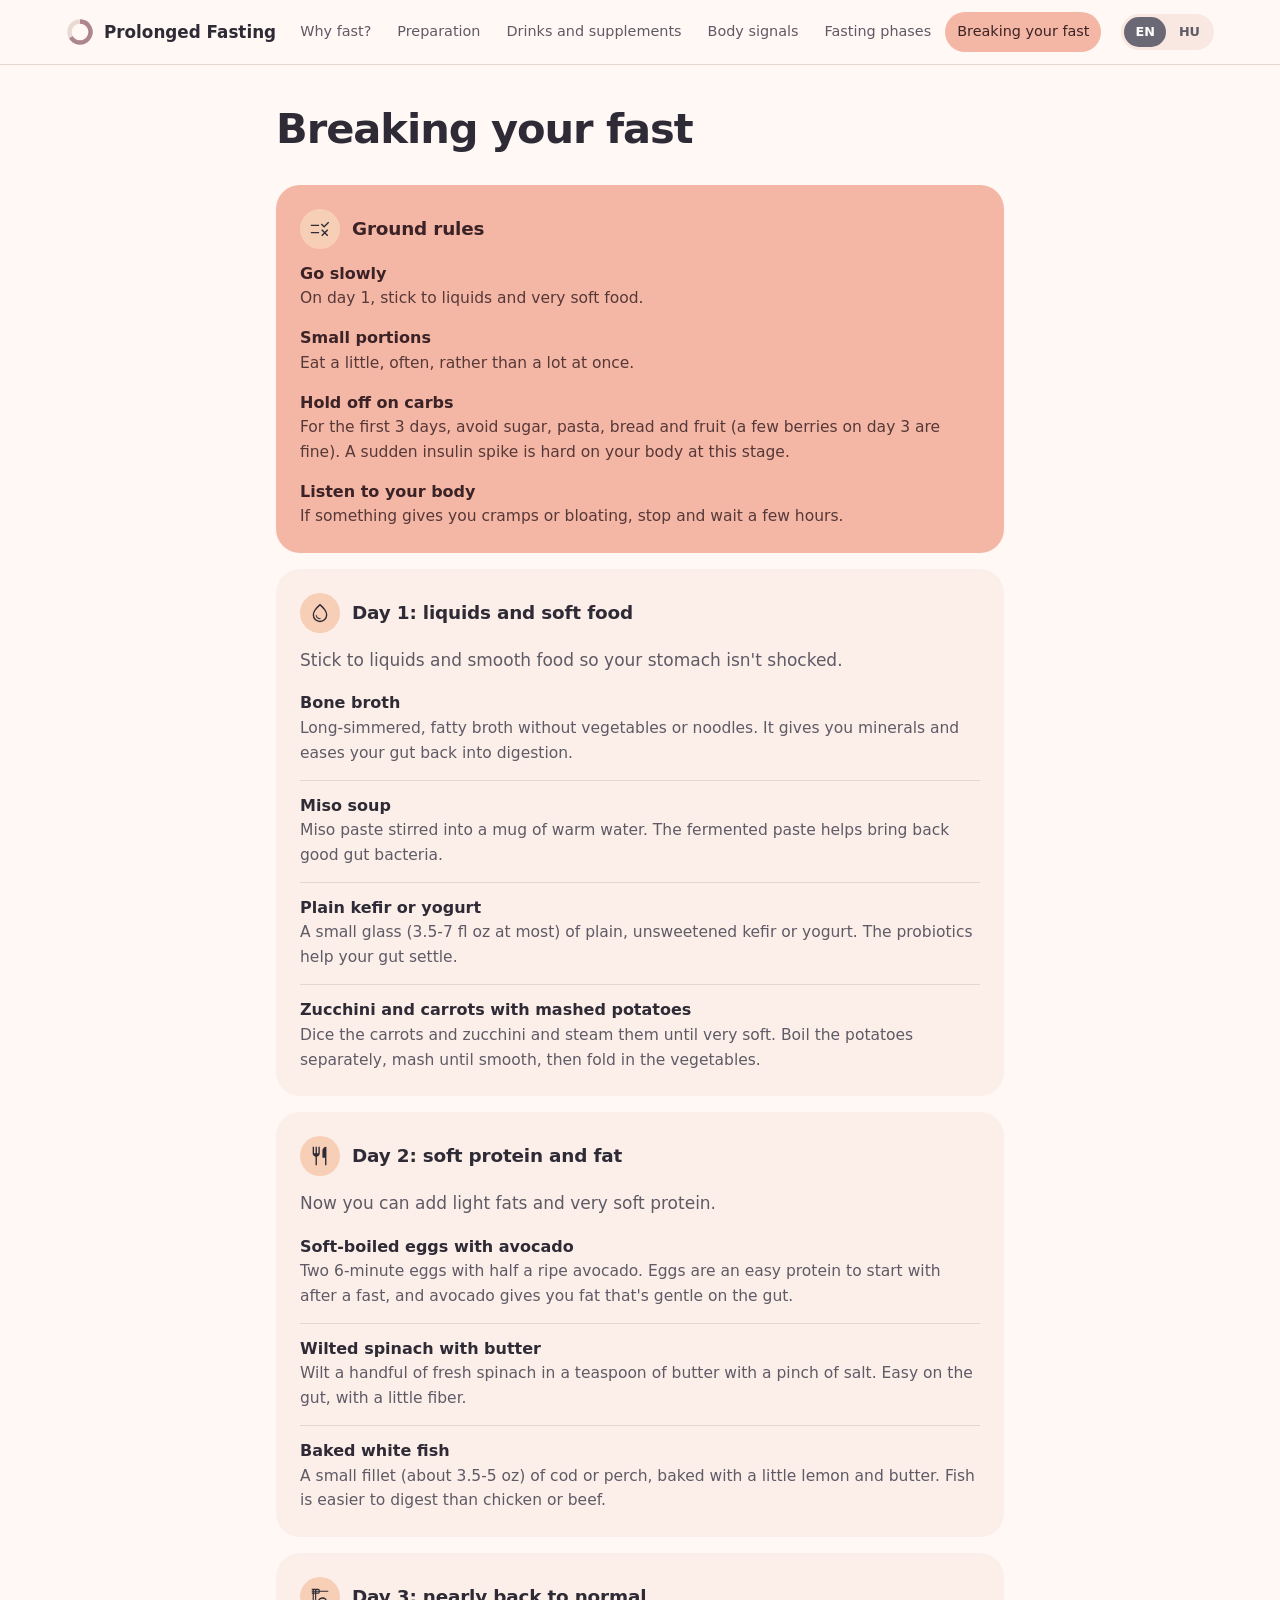
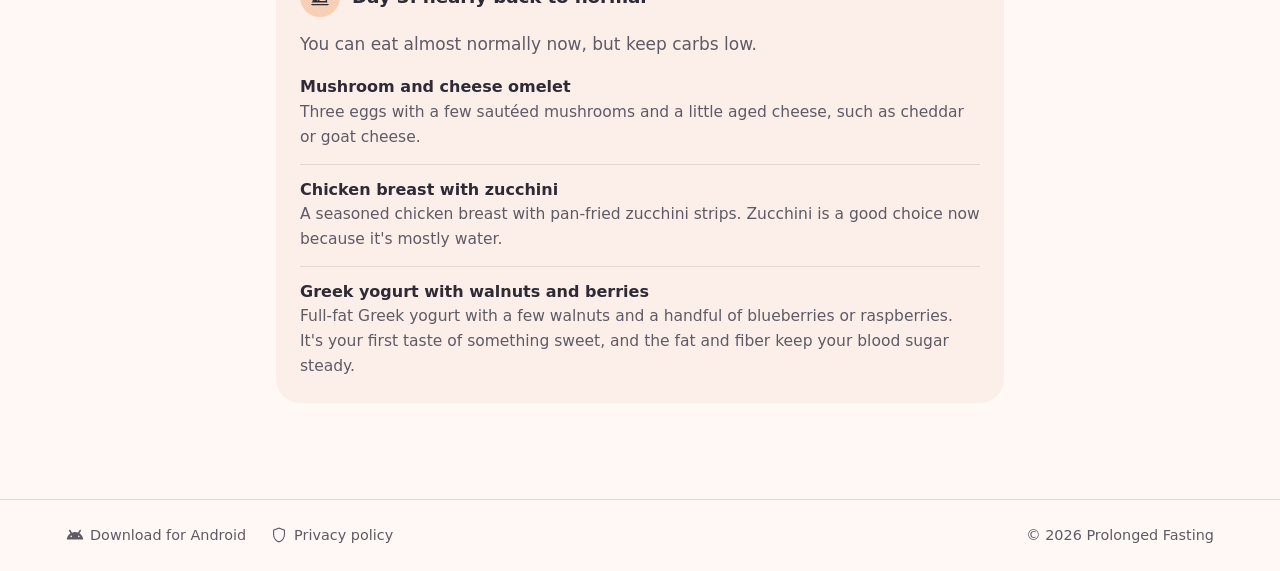
<file: en/fast-break/index.html>
<!DOCTYPE html><html lang="en"> <head><meta charset="UTF-8"><meta name="viewport" content="width=device-width, initial-scale=1.0"><title>How to break a prolonged fast: a 3-day plan | Prolonged Fasting</title><meta name="description" content="Ground rules and simple meals for the first three days after a prolonged fast."><link rel="canonical" href="https://prolongedfasting.github.io/en/fast-break/"><meta name="color-scheme" content="light dark"><meta name="theme-color" content="#FFF8F4" media="(prefers-color-scheme: light)"><meta name="theme-color" content="#1E1C22" media="(prefers-color-scheme: dark)"><link rel="alternate" hreflang="en" href="https://prolongedfasting.github.io/en/fast-break/"><link rel="alternate" hreflang="hu" href="https://prolongedfasting.github.io/hu/fast-break/"><link rel="alternate" hreflang="x-default" href="https://prolongedfasting.github.io/en/fast-break/"><meta property="og:type" content="website"><meta property="og:title" content="How to break a prolonged fast: a 3-day plan | Prolonged Fasting"><meta property="og:description" content="Ground rules and simple meals for the first three days after a prolonged fast."><meta property="og:url" content="https://prolongedfasting.github.io/en/fast-break/"><meta property="og:site_name" content="Prolonged Fasting"><meta property="og:locale" content="en_US"><meta name="twitter:card" content="summary"><meta name="twitter:title" content="How to break a prolonged fast: a 3-day plan | Prolonged Fasting"><meta name="twitter:description" content="Ground rules and simple meals for the first three days after a prolonged fast."><script type="application/ld+json">{"@context":"https://schema.org","@type":"WebSite","name":"Prolonged Fasting","url":"https://prolongedfasting.github.io","inLanguage":"en","description":"Ground rules and simple meals for the first three days after a prolonged fast."}</script><link rel="icon" type="image/svg+xml" href="/favicon.svg"><link rel="sitemap" href="/sitemap.xml"><link rel="stylesheet" href="/_astro/body-signals.C4jGwoBI.css">
<style>.day-intro[data-astro-cid-ltjo7kem]{margin-bottom:18px}
</style><script type="module">const s=document.getElementById("menuToggle"),t=document.getElementById("mainNav"),n=e=>{t?.classList.toggle("open",e),s?.setAttribute("aria-expanded",String(e))};s?.addEventListener("click",()=>n(!t?.classList.contains("open")));t?.querySelectorAll("a").forEach(e=>e.addEventListener("click",()=>n(!1)));document.addEventListener("keydown",e=>{e.key==="Escape"&&n(!1)});
</script></head> <body> <a class="skip-link" href="#content">Skip to content</a> <header class="site-header"> <div class="header-inner"> <a class="brand" href="/en/"> <svg viewBox="0 0 32 32" aria-hidden="true"> <circle cx="16" cy="16" r="12" fill="none" stroke="var(--ring-track)" stroke-width="5"></circle> <path d="M16 4 A12 12 0 1 1 5.6 22" fill="none" stroke="var(--ring-3)" stroke-width="5"></path> </svg> Prolonged Fasting </a> <nav class="main-nav" id="mainNav" aria-label="Menu"> <a href="/en/"> <svg class="icon" width="20" height="20" viewBox="0 -960 960 960" fill="currentColor" aria-hidden="true" focusable="false"><path d="M453-280h60v-240h-60v240Zm50.5-323.2q9.5-9.2 9.5-22.8 0-14.45-9.48-24.22-9.48-9.78-23.5-9.78t-23.52 9.78Q447-640.45 447-626q0 13.6 9.48 22.8 9.48 9.2 23.5 9.2t23.52-9.2ZM480.27-80q-82.74 0-155.5-31.5Q252-143 197.5-197.5t-86-127.34Q80-397.68 80-480.5t31.5-155.66Q143-709 197.5-763t127.34-85.5Q397.68-880 480.5-880t155.66 31.5Q709-817 763-763t85.5 127Q880-563 880-480.27q0 82.74-31.5 155.5Q817-252 763-197.68q-54 54.31-127 86Q563-80 480.27-80Zm.23-60Q622-140 721-239.5t99-241Q820-622 721.19-721T480-820q-141 0-240.5 98.81T140-480q0 141 99.5 240.5t241 99.5Zm-.5-340Z"/></svg>Why fast? </a><a href="/en/preparation/"> <svg class="icon" width="20" height="20" viewBox="0 -960 960 960" fill="currentColor" aria-hidden="true" focusable="false"><path d="M560-574v-48q33-14 67.5-21t72.5-7q26 0 51 4t49 10v44q-24-9-48.5-13.5T700-610q-38 0-73 9.5T560-574Zm0 220v-49q33-13.5 67.5-20.25T700-430q26 0 51 4t49 10v44q-24-9-48.5-13.5T700-390q-38 0-73 9t-67 27Zm0-110v-48q33-14 67.5-21t72.5-7q26 0 51 4t49 10v44q-24-9-48.5-13.5T700-500q-38 0-73 9.5T560-464ZM248-300q53.57 0 104.28 12.5Q403-275 452-250v-427q-45-30-97.62-46.5Q301.76-740 248-740q-38 0-74.5 9.5T100-707v434q31-14 70.5-20.5T248-300Zm264 50q50-25 98-37.5T712-300q38 0 78.5 6t69.5 16v-429q-34-17-71.82-25-37.82-8-76.18-8-54 0-104.5 16.5T512-677v427Zm-30 90q-51-38-111-58.5T248-239q-36.54 0-71.77 9T106-208q-23.1 11-44.55-3Q40-225 40-251v-463q0-15 7-27.5T68-761q42-20 87.39-29.5 45.4-9.5 92.61-9.5 63 0 122.5 17T482-731q51-35 109.5-52T712-800q46.87 0 91.93 9.5Q849-781 891-761q14 7 21.5 19.5T920-714v463q0 27.89-22.5 42.45Q875-194 853-208q-34-14-69.23-22.5Q748.54-239 712-239q-63 0-121 21t-109 58ZM276-489Z"/></svg>Preparation </a><a href="/en/what-to-consume/"> <svg class="icon" width="20" height="20" viewBox="0 -960 960 960" fill="currentColor" aria-hidden="true" focusable="false"><path d="M262-80q-23 0-40.5-15T202-133l-82-747h720l-82 747q-2 23-19.5 38T698-80H262Zm-48-500 48 440h436l48-440H214Zm-7-60h546l20-180H187l20 180Zm239 373.5Q432-280 432-299q0-24 12.5-53t35.5-59q23 30 35.5 59t12.5 53q0 19-14 32.5T480-253q-20 0-34-13.5ZM556.5-224q31.5-31 31.5-75 0-47-28.5-100T480-500q-51 48-79.5 101T372-299q0 44 31.5 75t76.5 31q45 0 76.5-31ZM214-140h532-532Z"/></svg>Drinks and supplements </a><a href="/en/body-signals/"> <svg class="icon" width="20" height="20" viewBox="0 -960 960 960" fill="currentColor" aria-hidden="true" focusable="false"><path d="M80-570v-170q0-24 18-42t42-18h680q24 0 42 18t18 42v170h-60v-170H140v170H80Zm60 410q-24 0-42-18t-18-42v-170h60v170h680v-170h60v170q0 24-18 42t-42 18H140Zm275.6-134q7.6-4 11.4-12l133-266 53 106q3.75 8 11.25 12t15.75 4h240v-60H659l-72-143q-3.72-8.25-11.17-11.63-7.45-3.37-15.64-3.37-8.19 0-15.79 3.37-7.6 3.38-11.4 11.63L400-388l-53-106q-3.75-8-11.25-12T320-510H80v60h221l72 144q3.72 8 11.17 12 7.45 4 15.64 4 8.19 0 15.79-4ZM480-480Z"/></svg>Body signals </a><a href="/en/phases/"> <svg class="icon" width="20" height="20" viewBox="0 -960 960 960" fill="currentColor" aria-hidden="true" focusable="false"><path d="M109.91-240Q81-240 60.5-260.59 40-281.18 40-310.09t20.49-49.41q20.5-20.5 49.28-20.5 5.23 0 10.23.5t13 2.5l200-200q-2-8-2.5-13t-.5-10.23q0-28.78 20.59-49.28Q371.18-670 400.09-670t49.41 20.63q20.5 20.64 20.5 49.61 0 1.76-3 22.76l110 110q8-2 13-2.5t10-.5q5 0 10 .5t13 2.5l160-160q-2-8-2.5-13t-.5-10.23q0-28.78 20.59-49.28Q821.18-720 850.09-720t49.41 20.59q20.5 20.59 20.5 49.5t-20.49 49.41q-20.5 20.5-49.28 20.5-5.23 0-10.23-.5t-13-2.5L667-423q2 8 2.5 13t.5 10.23q0 28.78-20.59 49.28Q628.82-330 599.91-330t-49.41-20.49q-20.5-20.5-20.5-49.28 0-5.23.5-10.23t2.5-13L423-533q-8 2-13 2.5t-10.25.5q-1.75 0-22.75-3L177-333q2 8 2.5 13t.5 10.23q0 28.78-20.59 49.28Q138.82-240 109.91-240Z"/></svg>Fasting phases </a><a href="/en/fast-break/" aria-current="page"> <svg class="icon" width="20" height="20" viewBox="0 -960 960 960" fill="currentColor" aria-hidden="true" focusable="false"><path d="m140-120-60-60h800l-60 60H140Zm-20-121q5-17 16-30.5t24-25.5v-325h-40v-50h40v-34h-40v-50h40v-34h-40v-50h290q24.75 0 42.38 17.62Q470-804.75 470-780v24h370v50H470v24q0 24.75-17.62 42.37Q434.75-622 410-622h-95v271q21 2 39.5 10t35.5 22q17-69 74-109.5T593-469q88 0 147.5 63.5T800-254v13H120Zm330-60h283q-10-49-49.5-78.5T593-409q-51 0-92 29t-51 79ZM315-756h105v-34H315v34Zm0 84h105v-34H315v34Zm-105-84h55v-34h-55v34Zm0 84h55v-34h-55v34Zm0 340q12-9 26-14t29-6v-270h-55v290Zm382 31Z"/></svg>Breaking your fast </a> </nav> <div class="lang-switch"> <a href="/en/fast-break/" hreflang="en" lang="en" aria-current="true">EN</a> <a href="/hu/fast-break/" hreflang="hu" lang="hu">HU</a> </div> <button class="menu-button" id="menuToggle" aria-label="Menu" aria-expanded="false" aria-controls="mainNav"> <span class="open"><svg class="icon" width="24" height="24" viewBox="0 -960 960 960" fill="currentColor" aria-hidden="true" focusable="false"><path d="M120-240v-60h720v60H120Zm0-210v-60h720v60H120Zm0-210v-60h720v60H120Z"/></svg></span> <span class="close"><svg class="icon" width="24" height="24" viewBox="0 -960 960 960" fill="currentColor" aria-hidden="true" focusable="false"><path d="m249-207-42-42 231-231-231-231 42-42 231 231 231-231 42 42-231 231 231 231-42 42-231-231-231 231Z"/></svg></span> </button> </div> </header> <main id="content">  <header class="page-head" data-astro-cid-ltjo7kem> <h1 data-astro-cid-ltjo7kem>Breaking your fast</h1> </header> <div class="stack" data-astro-cid-ltjo7kem> <section class="card tonal" data-astro-cid-ltjo7kem> <div class="card-title" data-astro-cid-ltjo7kem> <span class="badge" data-astro-cid-ltjo7kem><svg class="icon" width="22" height="22" viewBox="0 -960 960 960" fill="currentColor" aria-hidden="true" focusable="false"><path d="m576-160-42-42 111-111-111-111 42-42 111 111 111-111 42 42-111 111 111 111-42 42-111-111-111 111Zm83-374L517-676l42-42 100 99 179-179 42 43-221 221ZM80-290v-60h360v60H80Zm0-320v-60h360v60H80Z"/></svg></span> <h2 data-astro-cid-ltjo7kem>Ground rules</h2> </div> <div class="items" data-astro-cid-ltjo7kem> <div class="item" data-astro-cid-ltjo7kem> <h3 data-astro-cid-ltjo7kem>Go slowly</h3> <p class="muted" data-astro-cid-ltjo7kem>On day 1, stick to liquids and very soft food.</p> </div><div class="item" data-astro-cid-ltjo7kem> <h3 data-astro-cid-ltjo7kem>Small portions</h3> <p class="muted" data-astro-cid-ltjo7kem>Eat a little, often, rather than a lot at once.</p> </div><div class="item" data-astro-cid-ltjo7kem> <h3 data-astro-cid-ltjo7kem>Hold off on carbs</h3> <p class="muted" data-astro-cid-ltjo7kem>For the first 3 days, avoid sugar, pasta, bread and fruit (a few berries on day 3 are fine). A sudden insulin spike is hard on your body at this stage.</p> </div><div class="item" data-astro-cid-ltjo7kem> <h3 data-astro-cid-ltjo7kem>Listen to your body</h3> <p class="muted" data-astro-cid-ltjo7kem>If something gives you cramps or bloating, stop and wait a few hours.</p> </div> </div> </section> <section class="card" data-astro-cid-ltjo7kem> <div class="card-title" data-astro-cid-ltjo7kem> <span class="badge" data-astro-cid-ltjo7kem><svg class="icon" width="22" height="22" viewBox="0 -960 960 960" fill="currentColor" aria-hidden="true" focusable="false"><path d="M479-208q16 0 24.5-5.5T512-230q0-11-8.5-17t-25.5-6q-42 0-85.5-26.5T337-373q-2-9-9-14.5t-15-5.5q-11 0-17 8.5t-4 17.5q15 84 71 121.5T479-208Zm-227.5 34Q160-268 160-408q0-100 79.5-217.5T480-880q161 137 240.5 254.5T800-408q0 140-91.5 234T480-80q-137 0-228.5-94ZM666-216.5Q740-293 740-408q0-79-66.5-179.5T480-800Q353-688 286.5-587.5T220-408q0 115 74 191.5T480-140q112 0 186-76.5ZM480-480Z"/></svg></span> <h2 data-astro-cid-ltjo7kem>Day 1: liquids and soft food</h2> </div> <p class="muted day-intro" data-astro-cid-ltjo7kem>Stick to liquids and smooth food so your stomach isn&#39;t shocked.</p> <div class="items ruled" data-astro-cid-ltjo7kem> <div class="item" data-astro-cid-ltjo7kem> <h3 data-astro-cid-ltjo7kem>Bone broth</h3> <p class="muted" data-astro-cid-ltjo7kem>Long-simmered, fatty broth without vegetables or noodles. It gives you minerals and eases your gut back into digestion.</p> </div><div class="item" data-astro-cid-ltjo7kem> <h3 data-astro-cid-ltjo7kem>Miso soup</h3> <p class="muted" data-astro-cid-ltjo7kem>Miso paste stirred into a mug of warm water. The fermented paste helps bring back good gut bacteria.</p> </div><div class="item" data-astro-cid-ltjo7kem> <h3 data-astro-cid-ltjo7kem>Plain kefir or yogurt</h3> <p class="muted" data-astro-cid-ltjo7kem>A small glass (3.5-7 fl oz at most) of plain, unsweetened kefir or yogurt. The probiotics help your gut settle.</p> </div><div class="item" data-astro-cid-ltjo7kem> <h3 data-astro-cid-ltjo7kem>Zucchini and carrots with mashed potatoes</h3> <p class="muted" data-astro-cid-ltjo7kem>Dice the carrots and zucchini and steam them until very soft. Boil the potatoes separately, mash until smooth, then fold in the vegetables.</p> </div> </div> </section><section class="card" data-astro-cid-ltjo7kem> <div class="card-title" data-astro-cid-ltjo7kem> <span class="badge" data-astro-cid-ltjo7kem><svg class="icon" width="22" height="22" viewBox="0 -960 960 960" fill="currentColor" aria-hidden="true" focusable="false"><path d="M285-80v-368q-52-11-88.5-52.5T160-600v-280h60v280h65v-280h60v280h65v-280h60v280q0 58-36.5 99.5T345-448v368h-60Zm415 0v-320H585v-305q0-79 48-127t127-48v800h-60Z"/></svg></span> <h2 data-astro-cid-ltjo7kem>Day 2: soft protein and fat</h2> </div> <p class="muted day-intro" data-astro-cid-ltjo7kem>Now you can add light fats and very soft protein.</p> <div class="items ruled" data-astro-cid-ltjo7kem> <div class="item" data-astro-cid-ltjo7kem> <h3 data-astro-cid-ltjo7kem>Soft-boiled eggs with avocado</h3> <p class="muted" data-astro-cid-ltjo7kem>Two 6-minute eggs with half a ripe avocado. Eggs are an easy protein to start with after a fast, and avocado gives you fat that&#39;s gentle on the gut.</p> </div><div class="item" data-astro-cid-ltjo7kem> <h3 data-astro-cid-ltjo7kem>Wilted spinach with butter</h3> <p class="muted" data-astro-cid-ltjo7kem>Wilt a handful of fresh spinach in a teaspoon of butter with a pinch of salt. Easy on the gut, with a little fiber.</p> </div><div class="item" data-astro-cid-ltjo7kem> <h3 data-astro-cid-ltjo7kem>Baked white fish</h3> <p class="muted" data-astro-cid-ltjo7kem>A small fillet (about 3.5-5 oz) of cod or perch, baked with a little lemon and butter. Fish is easier to digest than chicken or beef.</p> </div> </div> </section><section class="card" data-astro-cid-ltjo7kem> <div class="card-title" data-astro-cid-ltjo7kem> <span class="badge" data-astro-cid-ltjo7kem><svg class="icon" width="22" height="22" viewBox="0 -960 960 960" fill="currentColor" aria-hidden="true" focusable="false"><path d="m140-120-60-60h800l-60 60H140Zm-20-121q5-17 16-30.5t24-25.5v-325h-40v-50h40v-34h-40v-50h40v-34h-40v-50h290q24.75 0 42.38 17.62Q470-804.75 470-780v24h370v50H470v24q0 24.75-17.62 42.37Q434.75-622 410-622h-95v271q21 2 39.5 10t35.5 22q17-69 74-109.5T593-469q88 0 147.5 63.5T800-254v13H120Zm330-60h283q-10-49-49.5-78.5T593-409q-51 0-92 29t-51 79ZM315-756h105v-34H315v34Zm0 84h105v-34H315v34Zm-105-84h55v-34h-55v34Zm0 84h55v-34h-55v34Zm0 340q12-9 26-14t29-6v-270h-55v290Zm382 31Z"/></svg></span> <h2 data-astro-cid-ltjo7kem>Day 3: nearly back to normal</h2> </div> <p class="muted day-intro" data-astro-cid-ltjo7kem>You can eat almost normally now, but keep carbs low.</p> <div class="items ruled" data-astro-cid-ltjo7kem> <div class="item" data-astro-cid-ltjo7kem> <h3 data-astro-cid-ltjo7kem>Mushroom and cheese omelet</h3> <p class="muted" data-astro-cid-ltjo7kem>Three eggs with a few sautéed mushrooms and a little aged cheese, such as cheddar or goat cheese.</p> </div><div class="item" data-astro-cid-ltjo7kem> <h3 data-astro-cid-ltjo7kem>Chicken breast with zucchini</h3> <p class="muted" data-astro-cid-ltjo7kem>A seasoned chicken breast with pan-fried zucchini strips. Zucchini is a good choice now because it&#39;s mostly water.</p> </div><div class="item" data-astro-cid-ltjo7kem> <h3 data-astro-cid-ltjo7kem>Greek yogurt with walnuts and berries</h3> <p class="muted" data-astro-cid-ltjo7kem>Full-fat Greek yogurt with a few walnuts and a handful of blueberries or raspberries. It&#39;s your first taste of something sweet, and the fat and fiber keep your blood sugar steady.</p> </div> </div> </section> </div>  </main> <footer class="site-footer"> <div class="footer-inner"> <a href="https://play.google.com/store/apps/details?id=com.arcadianapps.prolongedfast&hl=en" target="_blank" rel="noopener noreferrer"> <svg class="icon" width="18" height="18" viewBox="0 -960 960 960" fill="currentColor" aria-hidden="true" focusable="false"><path d="M40-240q10-105 64-191t139-140l-77-129q-9-14-4.5-30t18.5-24q14-9 30-5t24 18l80 133q38-16 79.5-24t86.5-8q45 0 86.5 8t79.5 24l80-133q8-14 24-18t30 5q14 8 18 24t-4 30l-77 129q85 54 139 140t64 191H40Zm680.5-151.5Q722-409 711-426t-27-22q-16-5-29 4t-15 26q-2 17 9 34t27.5 22.5Q693-356 706-365t14.5-26.5ZM284-362q16-5 27-22t9.5-34.5Q319-436 306-445t-29.5-3.5Q260-443 249-426t-9 34q2 17 15 26t29 4Z"/></svg>Download for Android </a> <a href="/en/privacy/"> <svg class="icon" width="18" height="18" viewBox="0 -960 960 960" fill="currentColor" aria-hidden="true" focusable="false"><path d="M480-81q-140-35-230-162.5T160-523v-238l320-120 320 120v238q0 152-90 279.5T480-81Zm0-62q115-38 187.5-143.5T740-523v-196l-260-98-260 98v196q0 131 72.5 236.5T480-143Zm0-337Z"/></svg>Privacy policy </a> <span class="copy">&copy; 2026 Prolonged Fasting</span> </div> </footer>  </body> </html>
</file>
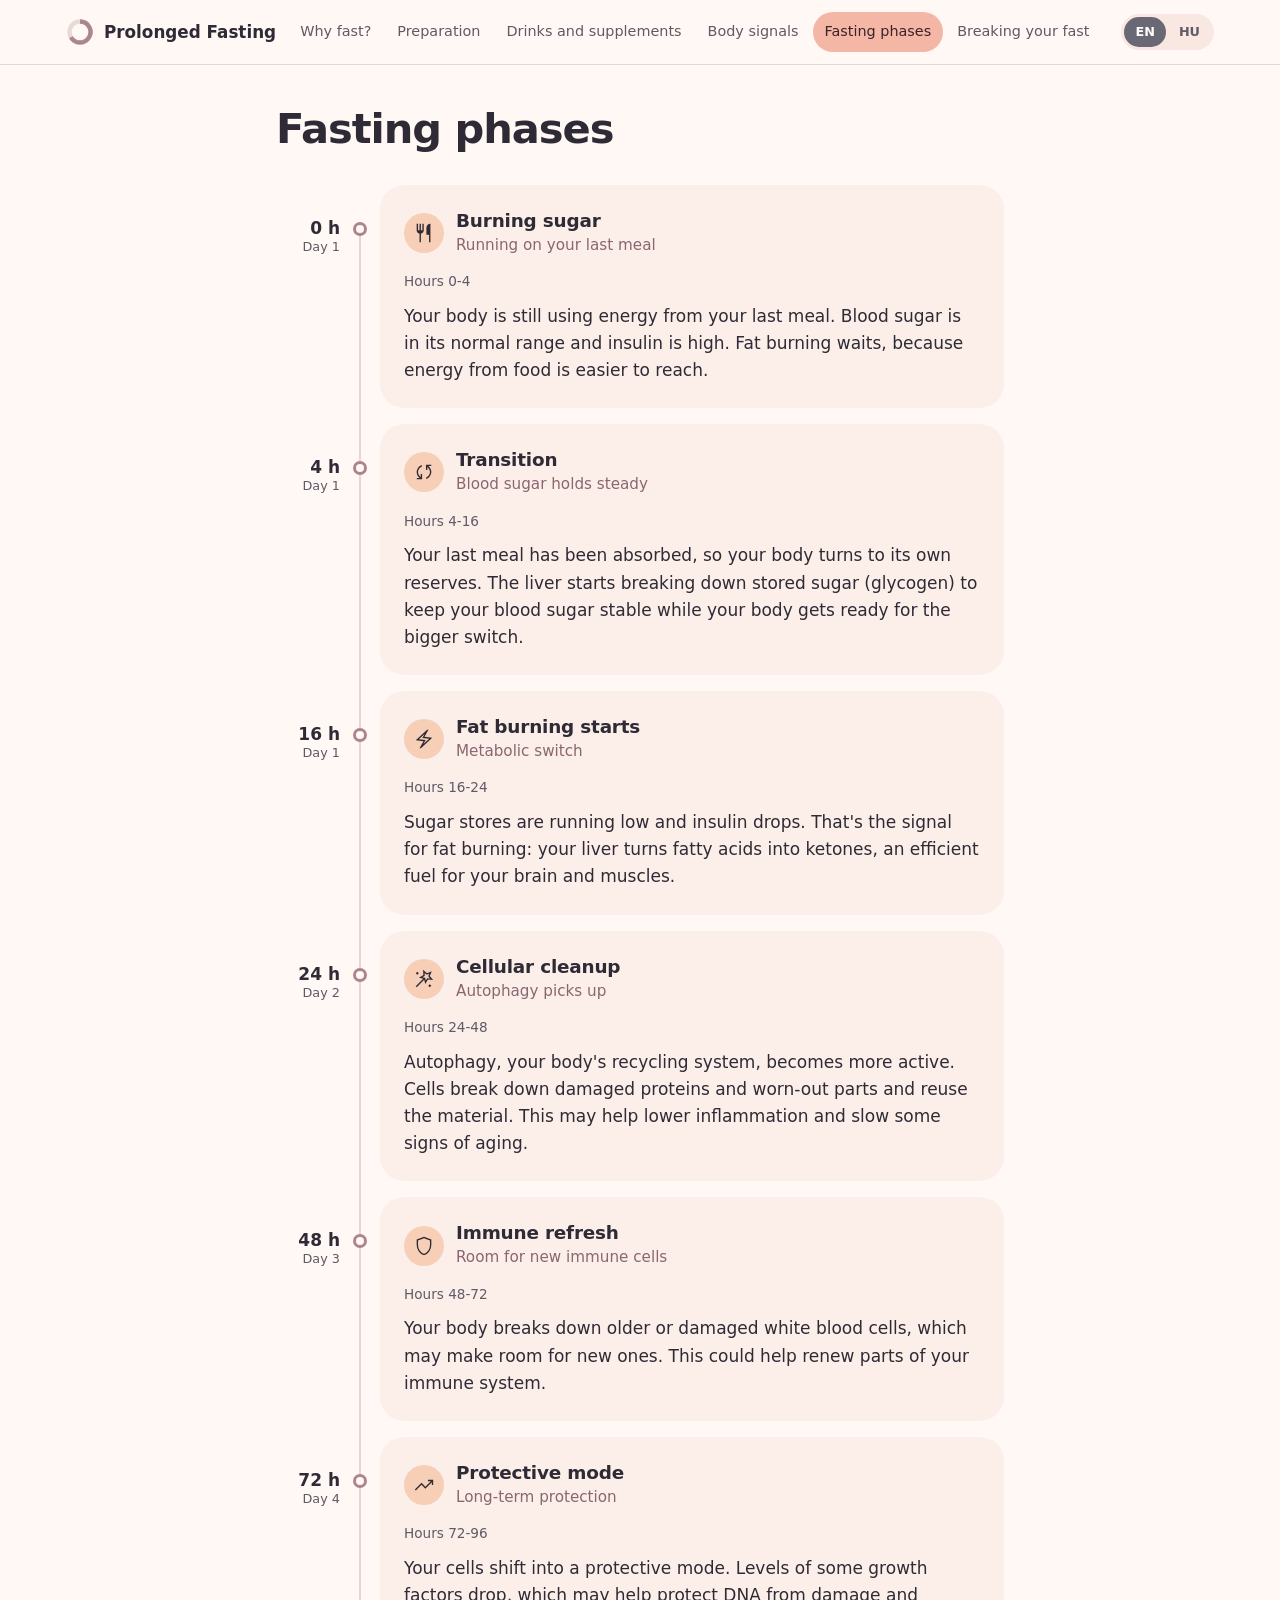
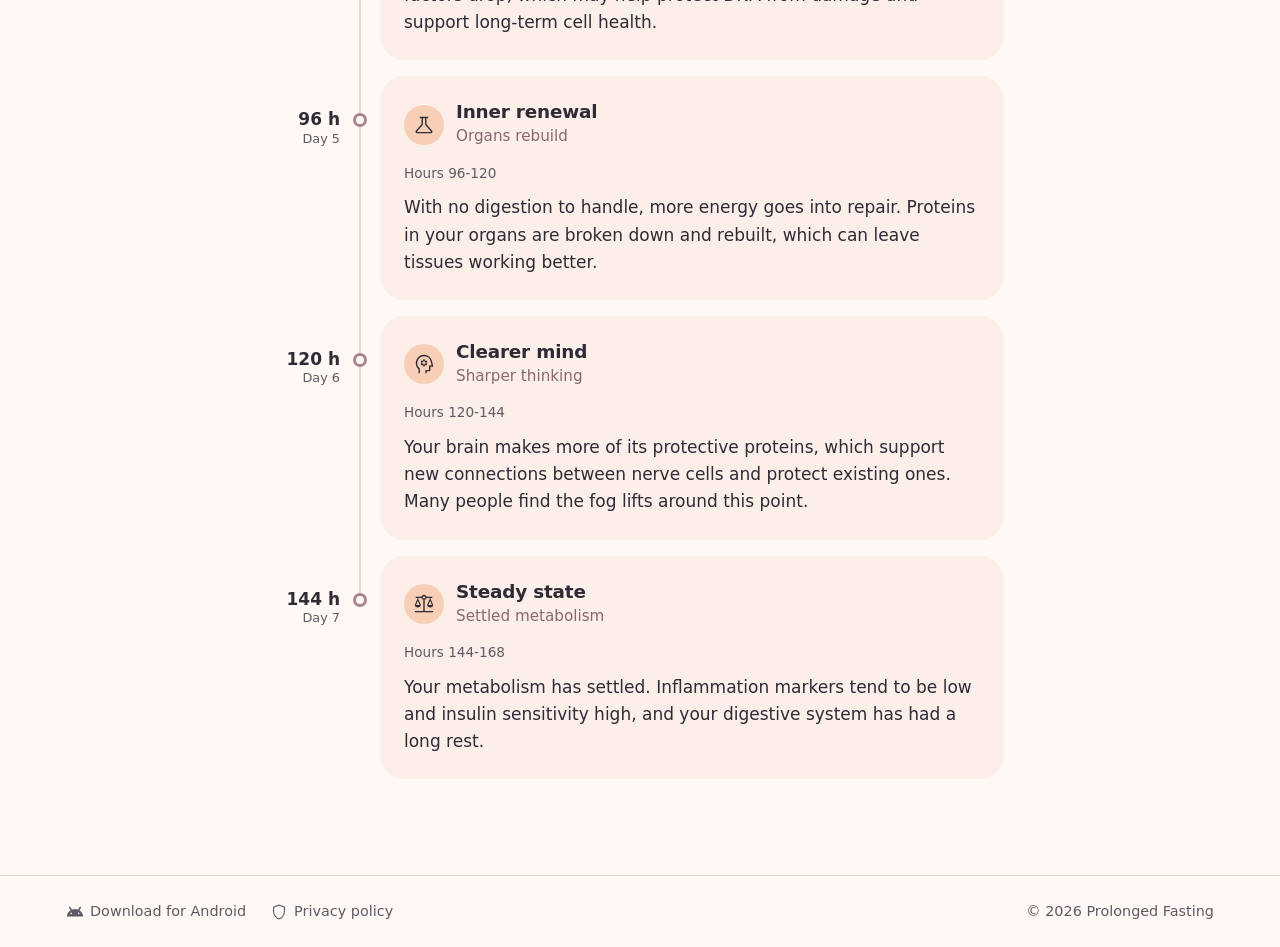
<file: en/phases/index.html>
<!DOCTYPE html><html lang="en"> <head><meta charset="UTF-8"><meta name="viewport" content="width=device-width, initial-scale=1.0"><title>Fasting phases hour by hour | Prolonged Fasting</title><meta name="description" content="What happens in your body from the first hour to day 7 of a fast, from burning sugar to ketosis and autophagy."><link rel="canonical" href="https://prolongedfasting.github.io/en/phases/"><meta name="color-scheme" content="light dark"><meta name="theme-color" content="#FFF8F4" media="(prefers-color-scheme: light)"><meta name="theme-color" content="#1E1C22" media="(prefers-color-scheme: dark)"><link rel="alternate" hreflang="en" href="https://prolongedfasting.github.io/en/phases/"><link rel="alternate" hreflang="hu" href="https://prolongedfasting.github.io/hu/phases/"><link rel="alternate" hreflang="x-default" href="https://prolongedfasting.github.io/en/phases/"><meta property="og:type" content="website"><meta property="og:title" content="Fasting phases hour by hour | Prolonged Fasting"><meta property="og:description" content="What happens in your body from the first hour to day 7 of a fast, from burning sugar to ketosis and autophagy."><meta property="og:url" content="https://prolongedfasting.github.io/en/phases/"><meta property="og:site_name" content="Prolonged Fasting"><meta property="og:locale" content="en_US"><meta name="twitter:card" content="summary"><meta name="twitter:title" content="Fasting phases hour by hour | Prolonged Fasting"><meta name="twitter:description" content="What happens in your body from the first hour to day 7 of a fast, from burning sugar to ketosis and autophagy."><script type="application/ld+json">{"@context":"https://schema.org","@type":"WebSite","name":"Prolonged Fasting","url":"https://prolongedfasting.github.io","inLanguage":"en","description":"What happens in your body from the first hour to day 7 of a fast, from burning sugar to ketosis and autophagy."}</script><link rel="icon" type="image/svg+xml" href="/favicon.svg"><link rel="sitemap" href="/sitemap.xml"><link rel="stylesheet" href="/_astro/body-signals.C4jGwoBI.css">
<style>.timeline[data-astro-cid-cib5icl6]{list-style:none;display:flex;flex-direction:column;gap:var(--gap)}.entry[data-astro-cid-cib5icl6]{display:grid;grid-template-columns:64px 24px 1fr;column-gap:8px}.when[data-astro-cid-cib5icl6]{padding-top:32px;text-align:right;display:flex;flex-direction:column;line-height:1.3}.hour[data-astro-cid-cib5icl6]{font-weight:650;font-variant-numeric:tabular-nums}.day[data-astro-cid-cib5icl6]{font-size:.8rem;color:var(--on-bg-muted)}.rail[data-astro-cid-cib5icl6]{position:relative}.rail[data-astro-cid-cib5icl6]:before{content:"";position:absolute;left:50%;width:2px;transform:translate(-50%);top:0;bottom:calc(-1 * var(--gap));background:var(--outline-variant)}.entry[data-astro-cid-cib5icl6]:first-child .rail[data-astro-cid-cib5icl6]:before{top:44px}.entry[data-astro-cid-cib5icl6]:last-child .rail[data-astro-cid-cib5icl6]:before{bottom:auto;height:44px}.dot[data-astro-cid-cib5icl6]{position:absolute;left:50%;top:44px;transform:translate(-50%,-50%);width:14px;height:14px;border-radius:50%;background:var(--bg);border:3px solid var(--mauve)}.benefit[data-astro-cid-cib5icl6]{color:var(--secondary);font-size:.95rem}.range[data-astro-cid-cib5icl6]{font-size:.85rem;margin-bottom:8px}@media (max-width: 560px){.entry[data-astro-cid-cib5icl6]{grid-template-columns:1fr}.when[data-astro-cid-cib5icl6],.rail[data-astro-cid-cib5icl6]{display:none}}
</style><script type="module">const s=document.getElementById("menuToggle"),t=document.getElementById("mainNav"),n=e=>{t?.classList.toggle("open",e),s?.setAttribute("aria-expanded",String(e))};s?.addEventListener("click",()=>n(!t?.classList.contains("open")));t?.querySelectorAll("a").forEach(e=>e.addEventListener("click",()=>n(!1)));document.addEventListener("keydown",e=>{e.key==="Escape"&&n(!1)});
</script></head> <body> <a class="skip-link" href="#content">Skip to content</a> <header class="site-header"> <div class="header-inner"> <a class="brand" href="/en/"> <svg viewBox="0 0 32 32" aria-hidden="true"> <circle cx="16" cy="16" r="12" fill="none" stroke="var(--ring-track)" stroke-width="5"></circle> <path d="M16 4 A12 12 0 1 1 5.6 22" fill="none" stroke="var(--ring-3)" stroke-width="5"></path> </svg> Prolonged Fasting </a> <nav class="main-nav" id="mainNav" aria-label="Menu"> <a href="/en/"> <svg class="icon" width="20" height="20" viewBox="0 -960 960 960" fill="currentColor" aria-hidden="true" focusable="false"><path d="M453-280h60v-240h-60v240Zm50.5-323.2q9.5-9.2 9.5-22.8 0-14.45-9.48-24.22-9.48-9.78-23.5-9.78t-23.52 9.78Q447-640.45 447-626q0 13.6 9.48 22.8 9.48 9.2 23.5 9.2t23.52-9.2ZM480.27-80q-82.74 0-155.5-31.5Q252-143 197.5-197.5t-86-127.34Q80-397.68 80-480.5t31.5-155.66Q143-709 197.5-763t127.34-85.5Q397.68-880 480.5-880t155.66 31.5Q709-817 763-763t85.5 127Q880-563 880-480.27q0 82.74-31.5 155.5Q817-252 763-197.68q-54 54.31-127 86Q563-80 480.27-80Zm.23-60Q622-140 721-239.5t99-241Q820-622 721.19-721T480-820q-141 0-240.5 98.81T140-480q0 141 99.5 240.5t241 99.5Zm-.5-340Z"/></svg>Why fast? </a><a href="/en/preparation/"> <svg class="icon" width="20" height="20" viewBox="0 -960 960 960" fill="currentColor" aria-hidden="true" focusable="false"><path d="M560-574v-48q33-14 67.5-21t72.5-7q26 0 51 4t49 10v44q-24-9-48.5-13.5T700-610q-38 0-73 9.5T560-574Zm0 220v-49q33-13.5 67.5-20.25T700-430q26 0 51 4t49 10v44q-24-9-48.5-13.5T700-390q-38 0-73 9t-67 27Zm0-110v-48q33-14 67.5-21t72.5-7q26 0 51 4t49 10v44q-24-9-48.5-13.5T700-500q-38 0-73 9.5T560-464ZM248-300q53.57 0 104.28 12.5Q403-275 452-250v-427q-45-30-97.62-46.5Q301.76-740 248-740q-38 0-74.5 9.5T100-707v434q31-14 70.5-20.5T248-300Zm264 50q50-25 98-37.5T712-300q38 0 78.5 6t69.5 16v-429q-34-17-71.82-25-37.82-8-76.18-8-54 0-104.5 16.5T512-677v427Zm-30 90q-51-38-111-58.5T248-239q-36.54 0-71.77 9T106-208q-23.1 11-44.55-3Q40-225 40-251v-463q0-15 7-27.5T68-761q42-20 87.39-29.5 45.4-9.5 92.61-9.5 63 0 122.5 17T482-731q51-35 109.5-52T712-800q46.87 0 91.93 9.5Q849-781 891-761q14 7 21.5 19.5T920-714v463q0 27.89-22.5 42.45Q875-194 853-208q-34-14-69.23-22.5Q748.54-239 712-239q-63 0-121 21t-109 58ZM276-489Z"/></svg>Preparation </a><a href="/en/what-to-consume/"> <svg class="icon" width="20" height="20" viewBox="0 -960 960 960" fill="currentColor" aria-hidden="true" focusable="false"><path d="M262-80q-23 0-40.5-15T202-133l-82-747h720l-82 747q-2 23-19.5 38T698-80H262Zm-48-500 48 440h436l48-440H214Zm-7-60h546l20-180H187l20 180Zm239 373.5Q432-280 432-299q0-24 12.5-53t35.5-59q23 30 35.5 59t12.5 53q0 19-14 32.5T480-253q-20 0-34-13.5ZM556.5-224q31.5-31 31.5-75 0-47-28.5-100T480-500q-51 48-79.5 101T372-299q0 44 31.5 75t76.5 31q45 0 76.5-31ZM214-140h532-532Z"/></svg>Drinks and supplements </a><a href="/en/body-signals/"> <svg class="icon" width="20" height="20" viewBox="0 -960 960 960" fill="currentColor" aria-hidden="true" focusable="false"><path d="M80-570v-170q0-24 18-42t42-18h680q24 0 42 18t18 42v170h-60v-170H140v170H80Zm60 410q-24 0-42-18t-18-42v-170h60v170h680v-170h60v170q0 24-18 42t-42 18H140Zm275.6-134q7.6-4 11.4-12l133-266 53 106q3.75 8 11.25 12t15.75 4h240v-60H659l-72-143q-3.72-8.25-11.17-11.63-7.45-3.37-15.64-3.37-8.19 0-15.79 3.37-7.6 3.38-11.4 11.63L400-388l-53-106q-3.75-8-11.25-12T320-510H80v60h221l72 144q3.72 8 11.17 12 7.45 4 15.64 4 8.19 0 15.79-4ZM480-480Z"/></svg>Body signals </a><a href="/en/phases/" aria-current="page"> <svg class="icon" width="20" height="20" viewBox="0 -960 960 960" fill="currentColor" aria-hidden="true" focusable="false"><path d="M109.91-240Q81-240 60.5-260.59 40-281.18 40-310.09t20.49-49.41q20.5-20.5 49.28-20.5 5.23 0 10.23.5t13 2.5l200-200q-2-8-2.5-13t-.5-10.23q0-28.78 20.59-49.28Q371.18-670 400.09-670t49.41 20.63q20.5 20.64 20.5 49.61 0 1.76-3 22.76l110 110q8-2 13-2.5t10-.5q5 0 10 .5t13 2.5l160-160q-2-8-2.5-13t-.5-10.23q0-28.78 20.59-49.28Q821.18-720 850.09-720t49.41 20.59q20.5 20.59 20.5 49.5t-20.49 49.41q-20.5 20.5-49.28 20.5-5.23 0-10.23-.5t-13-2.5L667-423q2 8 2.5 13t.5 10.23q0 28.78-20.59 49.28Q628.82-330 599.91-330t-49.41-20.49q-20.5-20.5-20.5-49.28 0-5.23.5-10.23t2.5-13L423-533q-8 2-13 2.5t-10.25.5q-1.75 0-22.75-3L177-333q2 8 2.5 13t.5 10.23q0 28.78-20.59 49.28Q138.82-240 109.91-240Z"/></svg>Fasting phases </a><a href="/en/fast-break/"> <svg class="icon" width="20" height="20" viewBox="0 -960 960 960" fill="currentColor" aria-hidden="true" focusable="false"><path d="m140-120-60-60h800l-60 60H140Zm-20-121q5-17 16-30.5t24-25.5v-325h-40v-50h40v-34h-40v-50h40v-34h-40v-50h290q24.75 0 42.38 17.62Q470-804.75 470-780v24h370v50H470v24q0 24.75-17.62 42.37Q434.75-622 410-622h-95v271q21 2 39.5 10t35.5 22q17-69 74-109.5T593-469q88 0 147.5 63.5T800-254v13H120Zm330-60h283q-10-49-49.5-78.5T593-409q-51 0-92 29t-51 79ZM315-756h105v-34H315v34Zm0 84h105v-34H315v34Zm-105-84h55v-34h-55v34Zm0 84h55v-34h-55v34Zm0 340q12-9 26-14t29-6v-270h-55v290Zm382 31Z"/></svg>Breaking your fast </a> </nav> <div class="lang-switch"> <a href="/en/phases/" hreflang="en" lang="en" aria-current="true">EN</a> <a href="/hu/phases/" hreflang="hu" lang="hu">HU</a> </div> <button class="menu-button" id="menuToggle" aria-label="Menu" aria-expanded="false" aria-controls="mainNav"> <span class="open"><svg class="icon" width="24" height="24" viewBox="0 -960 960 960" fill="currentColor" aria-hidden="true" focusable="false"><path d="M120-240v-60h720v60H120Zm0-210v-60h720v60H120Zm0-210v-60h720v60H120Z"/></svg></span> <span class="close"><svg class="icon" width="24" height="24" viewBox="0 -960 960 960" fill="currentColor" aria-hidden="true" focusable="false"><path d="m249-207-42-42 231-231-231-231 42-42 231 231 231-231 42 42-231 231 231 231-42 42-231-231-231 231Z"/></svg></span> </button> </div> </header> <main id="content">  <header class="page-head" data-astro-cid-cib5icl6> <h1 data-astro-cid-cib5icl6>Fasting phases</h1> </header> <ol class="timeline" data-astro-cid-cib5icl6> <li class="entry" data-astro-cid-cib5icl6> <div class="when" data-astro-cid-cib5icl6> <span class="hour" data-astro-cid-cib5icl6>0 h</span> <span class="day" data-astro-cid-cib5icl6>Day 1</span> </div> <div class="rail" aria-hidden="true" data-astro-cid-cib5icl6><span class="dot" data-astro-cid-cib5icl6></span></div> <article class="card" data-astro-cid-cib5icl6> <div class="card-title" data-astro-cid-cib5icl6> <span class="badge" data-astro-cid-cib5icl6><svg class="icon" width="22" height="22" viewBox="0 -960 960 960" fill="currentColor" aria-hidden="true" focusable="false"><path d="M285-80v-368q-52-11-88.5-52.5T160-600v-280h60v280h65v-280h60v280h65v-280h60v280q0 58-36.5 99.5T345-448v368h-60Zm415 0v-320H585v-305q0-79 48-127t127-48v800h-60Z"/></svg></span> <div data-astro-cid-cib5icl6> <h2 data-astro-cid-cib5icl6>Burning sugar</h2> <p class="benefit" data-astro-cid-cib5icl6>Running on your last meal</p> </div> </div> <p class="range muted" data-astro-cid-cib5icl6>Hours 0-4</p> <p data-astro-cid-cib5icl6>Your body is still using energy from your last meal. Blood sugar is in its normal range and insulin is high. Fat burning waits, because energy from food is easier to reach.</p> </article> </li><li class="entry" data-astro-cid-cib5icl6> <div class="when" data-astro-cid-cib5icl6> <span class="hour" data-astro-cid-cib5icl6>4 h</span> <span class="day" data-astro-cid-cib5icl6>Day 1</span> </div> <div class="rail" aria-hidden="true" data-astro-cid-cib5icl6><span class="dot" data-astro-cid-cib5icl6></span></div> <article class="card" data-astro-cid-cib5icl6> <div class="card-title" data-astro-cid-cib5icl6> <span class="badge" data-astro-cid-cib5icl6><svg class="icon" width="22" height="22" viewBox="0 -960 960 960" fill="currentColor" aria-hidden="true" focusable="false"><path d="M167-160v-60h130l-15-12q-64-51-93-111t-29-134q0-106 62.5-190.5T387-784v62q-75 29-121 96.5T220-477q0 63 23.5 109.5T307-287l30 21v-124h60v230H167Zm407-15v-63q76-29 121-96.5T740-483q0-48-23.5-97.5T655-668l-29-26v124h-60v-230h230v60H665l15 14q60 56 90 120t30 123q0 106-62 191T574-175Z"/></svg></span> <div data-astro-cid-cib5icl6> <h2 data-astro-cid-cib5icl6>Transition</h2> <p class="benefit" data-astro-cid-cib5icl6>Blood sugar holds steady</p> </div> </div> <p class="range muted" data-astro-cid-cib5icl6>Hours 4-16</p> <p data-astro-cid-cib5icl6>Your last meal has been absorbed, so your body turns to its own reserves. The liver starts breaking down stored sugar (glycogen) to keep your blood sugar stable while your body gets ready for the bigger switch.</p> </article> </li><li class="entry" data-astro-cid-cib5icl6> <div class="when" data-astro-cid-cib5icl6> <span class="hour" data-astro-cid-cib5icl6>16 h</span> <span class="day" data-astro-cid-cib5icl6>Day 1</span> </div> <div class="rail" aria-hidden="true" data-astro-cid-cib5icl6><span class="dot" data-astro-cid-cib5icl6></span></div> <article class="card" data-astro-cid-cib5icl6> <div class="card-title" data-astro-cid-cib5icl6> <span class="badge" data-astro-cid-cib5icl6><svg class="icon" width="22" height="22" viewBox="0 -960 960 960" fill="currentColor" aria-hidden="true" focusable="false"><path d="m286-79 171-307-337-40 495-455h59L503-574l337 40L345-79h-59Zm167-187 252-223-297-36 99-169-253 224 297 35-98 169Zm27-214Z"/></svg></span> <div data-astro-cid-cib5icl6> <h2 data-astro-cid-cib5icl6>Fat burning starts</h2> <p class="benefit" data-astro-cid-cib5icl6>Metabolic switch</p> </div> </div> <p class="range muted" data-astro-cid-cib5icl6>Hours 16-24</p> <p data-astro-cid-cib5icl6>Sugar stores are running low and insulin drops. That&#39;s the signal for fat burning: your liver turns fatty acids into ketones, an efficient fuel for your brain and muscles.</p> </article> </li><li class="entry" data-astro-cid-cib5icl6> <div class="when" data-astro-cid-cib5icl6> <span class="hour" data-astro-cid-cib5icl6>24 h</span> <span class="day" data-astro-cid-cib5icl6>Day 2</span> </div> <div class="rail" aria-hidden="true" data-astro-cid-cib5icl6><span class="dot" data-astro-cid-cib5icl6></span></div> <article class="card" data-astro-cid-cib5icl6> <div class="card-title" data-astro-cid-cib5icl6> <span class="badge" data-astro-cid-cib5icl6><svg class="icon" width="22" height="22" viewBox="0 -960 960 960" fill="currentColor" aria-hidden="true" focusable="false"><path d="m162-121-42-42 326-326-185-46 192-120-16-225 173 145 209-84-85 209 146 173-226-17-119 192-46-185-327 326Zm25-544-67-67 68-68 67 67-68 68Zm372 251 63-102 120 9-78-92 45-111-111 45-92-78 9 120-102 64 117 29 29 116Zm174 294-67-68 67-67 67 68-67 67ZM578-579Z"/></svg></span> <div data-astro-cid-cib5icl6> <h2 data-astro-cid-cib5icl6>Cellular cleanup</h2> <p class="benefit" data-astro-cid-cib5icl6>Autophagy picks up</p> </div> </div> <p class="range muted" data-astro-cid-cib5icl6>Hours 24-48</p> <p data-astro-cid-cib5icl6>Autophagy, your body&#39;s recycling system, becomes more active. Cells break down damaged proteins and worn-out parts and reuse the material. This may help lower inflammation and slow some signs of aging.</p> </article> </li><li class="entry" data-astro-cid-cib5icl6> <div class="when" data-astro-cid-cib5icl6> <span class="hour" data-astro-cid-cib5icl6>48 h</span> <span class="day" data-astro-cid-cib5icl6>Day 3</span> </div> <div class="rail" aria-hidden="true" data-astro-cid-cib5icl6><span class="dot" data-astro-cid-cib5icl6></span></div> <article class="card" data-astro-cid-cib5icl6> <div class="card-title" data-astro-cid-cib5icl6> <span class="badge" data-astro-cid-cib5icl6><svg class="icon" width="22" height="22" viewBox="0 -960 960 960" fill="currentColor" aria-hidden="true" focusable="false"><path d="M480-81q-140-35-230-162.5T160-523v-238l320-120 320 120v238q0 152-90 279.5T480-81Zm0-62q115-38 187.5-143.5T740-523v-196l-260-98-260 98v196q0 131 72.5 236.5T480-143Zm0-337Z"/></svg></span> <div data-astro-cid-cib5icl6> <h2 data-astro-cid-cib5icl6>Immune refresh</h2> <p class="benefit" data-astro-cid-cib5icl6>Room for new immune cells</p> </div> </div> <p class="range muted" data-astro-cid-cib5icl6>Hours 48-72</p> <p data-astro-cid-cib5icl6>Your body breaks down older or damaged white blood cells, which may make room for new ones. This could help renew parts of your immune system.</p> </article> </li><li class="entry" data-astro-cid-cib5icl6> <div class="when" data-astro-cid-cib5icl6> <span class="hour" data-astro-cid-cib5icl6>72 h</span> <span class="day" data-astro-cid-cib5icl6>Day 4</span> </div> <div class="rail" aria-hidden="true" data-astro-cid-cib5icl6><span class="dot" data-astro-cid-cib5icl6></span></div> <article class="card" data-astro-cid-cib5icl6> <div class="card-title" data-astro-cid-cib5icl6> <span class="badge" data-astro-cid-cib5icl6><svg class="icon" width="22" height="22" viewBox="0 -960 960 960" fill="currentColor" aria-hidden="true" focusable="false"><path d="m123-240-43-43 292-291 167 167 241-241H653v-60h227v227h-59v-123L538-321 371-488 123-240Z"/></svg></span> <div data-astro-cid-cib5icl6> <h2 data-astro-cid-cib5icl6>Protective mode</h2> <p class="benefit" data-astro-cid-cib5icl6>Long-term protection</p> </div> </div> <p class="range muted" data-astro-cid-cib5icl6>Hours 72-96</p> <p data-astro-cid-cib5icl6>Your cells shift into a protective mode. Levels of some growth factors drop, which may help protect DNA from damage and support long-term cell health.</p> </article> </li><li class="entry" data-astro-cid-cib5icl6> <div class="when" data-astro-cid-cib5icl6> <span class="hour" data-astro-cid-cib5icl6>96 h</span> <span class="day" data-astro-cid-cib5icl6>Day 5</span> </div> <div class="rail" aria-hidden="true" data-astro-cid-cib5icl6><span class="dot" data-astro-cid-cib5icl6></span></div> <article class="card" data-astro-cid-cib5icl6> <div class="card-title" data-astro-cid-cib5icl6> <span class="badge" data-astro-cid-cib5icl6><svg class="icon" width="22" height="22" viewBox="0 -960 960 960" fill="currentColor" aria-hidden="true" focusable="false"><path d="M172-120q-41.78 0-59.39-39T124-230l248-280v-270h-52q-12.75 0-21.37-8.68-8.63-8.67-8.63-21.5 0-12.82 8.63-21.32 8.62-8.5 21.37-8.5h320q12.75 0 21.38 8.68 8.62 8.67 8.62 21.5 0 12.82-8.62 21.32-8.63 8.5-21.38 8.5h-52v270l248 280q29 32 11.39 71T788-120H172Zm-12-60h640L528-488v-292h-96v292L160-180Zm318-300Z"/></svg></span> <div data-astro-cid-cib5icl6> <h2 data-astro-cid-cib5icl6>Inner renewal</h2> <p class="benefit" data-astro-cid-cib5icl6>Organs rebuild</p> </div> </div> <p class="range muted" data-astro-cid-cib5icl6>Hours 96-120</p> <p data-astro-cid-cib5icl6>With no digestion to handle, more energy goes into repair. Proteins in your organs are broken down and rebuilt, which can leave tissues working better.</p> </article> </li><li class="entry" data-astro-cid-cib5icl6> <div class="when" data-astro-cid-cib5icl6> <span class="hour" data-astro-cid-cib5icl6>120 h</span> <span class="day" data-astro-cid-cib5icl6>Day 6</span> </div> <div class="rail" aria-hidden="true" data-astro-cid-cib5icl6><span class="dot" data-astro-cid-cib5icl6></span></div> <article class="card" data-astro-cid-cib5icl6> <div class="card-title" data-astro-cid-cib5icl6> <span class="badge" data-astro-cid-cib5icl6><svg class="icon" width="22" height="22" viewBox="0 -960 960 960" fill="currentColor" aria-hidden="true" focusable="false"><path d="M240-80v-172q-57-52-88.5-121.5T120-520q0-150 105-255t255-105q125 0 221.5 73.5T827-615l55 218q4 14-5 25.5T853-360h-93v140q0 24.75-17.62 42.37Q724.75-160 700-160H600v80h-60v-140h160v-200h114l-45-180q-24-97-105-158.5T480-820q-125 0-212.5 86.5T180-522.46q0 64.42 26.32 122.39Q232.65-342.09 281-297l19 18v199h-60Zm257-370Zm-48 76h60l3-44q12-2 22.47-8.46Q544.94-432.92 553-441l42 14 28-48-30-24q5-14 5-29t-5-29l30-24-28-48-42 14q-8.33-7.69-19.17-13.85Q523-635 512-638l-3-44h-60l-3 44q-11 3-21.83 9.15Q413.33-622.69 405-615l-42-14-28 48 30 24q-5 14-5 29t5 29l-30 24 28 48 42-14q8.06 8.08 18.53 14.54Q434-420 446-418l3 44Zm-19.5-104.38q-20.5-20.38-20.5-49.5t20.38-49.62q20.38-20.5 49.5-20.5t49.62 20.38q20.5 20.38 20.5 49.5t-20.38 49.62q-20.38 20.5-49.5 20.5t-49.62-20.38Z"/></svg></span> <div data-astro-cid-cib5icl6> <h2 data-astro-cid-cib5icl6>Clearer mind</h2> <p class="benefit" data-astro-cid-cib5icl6>Sharper thinking</p> </div> </div> <p class="range muted" data-astro-cid-cib5icl6>Hours 120-144</p> <p data-astro-cid-cib5icl6>Your brain makes more of its protective proteins, which support new connections between nerve cells and protect existing ones. Many people find the fog lifts around this point.</p> </article> </li><li class="entry" data-astro-cid-cib5icl6> <div class="when" data-astro-cid-cib5icl6> <span class="hour" data-astro-cid-cib5icl6>144 h</span> <span class="day" data-astro-cid-cib5icl6>Day 7</span> </div> <div class="rail" aria-hidden="true" data-astro-cid-cib5icl6><span class="dot" data-astro-cid-cib5icl6></span></div> <article class="card" data-astro-cid-cib5icl6> <div class="card-title" data-astro-cid-cib5icl6> <span class="badge" data-astro-cid-cib5icl6><svg class="icon" width="22" height="22" viewBox="0 -960 960 960" fill="currentColor" aria-hidden="true" focusable="false"><path d="M80-120v-60h370v-484q-26-9-46.5-29.5T374-740H215l125 302q-1 45-38.5 76.5T210-330q-54 0-91.5-31.5T80-438l125-302h-85v-60h254q12-35 41-57.5t65-22.5q36 0 65 22.5t41 57.5h254v60h-85l125 302q-1 45-38.5 76.5T750-330q-54 0-91.5-31.5T620-438l125-302H586q-9 26-29.5 46.5T510-664v484h370v60H80Zm595-320h150l-75-184-75 184Zm-540 0h150l-75-184-75 184Zm345-280q21 0 35.5-15t14.5-35q0-21-14.5-35.5T480-820q-20 0-35 14.5T430-770q0 20 15 35t35 15Z"/></svg></span> <div data-astro-cid-cib5icl6> <h2 data-astro-cid-cib5icl6>Steady state</h2> <p class="benefit" data-astro-cid-cib5icl6>Settled metabolism</p> </div> </div> <p class="range muted" data-astro-cid-cib5icl6>Hours 144-168</p> <p data-astro-cid-cib5icl6>Your metabolism has settled. Inflammation markers tend to be low and insulin sensitivity high, and your digestive system has had a long rest.</p> </article> </li> </ol>  </main> <footer class="site-footer"> <div class="footer-inner"> <a href="https://play.google.com/store/apps/details?id=com.arcadianapps.prolongedfast&hl=en" target="_blank" rel="noopener noreferrer"> <svg class="icon" width="18" height="18" viewBox="0 -960 960 960" fill="currentColor" aria-hidden="true" focusable="false"><path d="M40-240q10-105 64-191t139-140l-77-129q-9-14-4.5-30t18.5-24q14-9 30-5t24 18l80 133q38-16 79.5-24t86.5-8q45 0 86.5 8t79.5 24l80-133q8-14 24-18t30 5q14 8 18 24t-4 30l-77 129q85 54 139 140t64 191H40Zm680.5-151.5Q722-409 711-426t-27-22q-16-5-29 4t-15 26q-2 17 9 34t27.5 22.5Q693-356 706-365t14.5-26.5ZM284-362q16-5 27-22t9.5-34.5Q319-436 306-445t-29.5-3.5Q260-443 249-426t-9 34q2 17 15 26t29 4Z"/></svg>Download for Android </a> <a href="/en/privacy/"> <svg class="icon" width="18" height="18" viewBox="0 -960 960 960" fill="currentColor" aria-hidden="true" focusable="false"><path d="M480-81q-140-35-230-162.5T160-523v-238l320-120 320 120v238q0 152-90 279.5T480-81Zm0-62q115-38 187.5-143.5T740-523v-196l-260-98-260 98v196q0 131 72.5 236.5T480-143Zm0-337Z"/></svg>Privacy policy </a> <span class="copy">&copy; 2026 Prolonged Fasting</span> </div> </footer>  </body> </html>
</file>
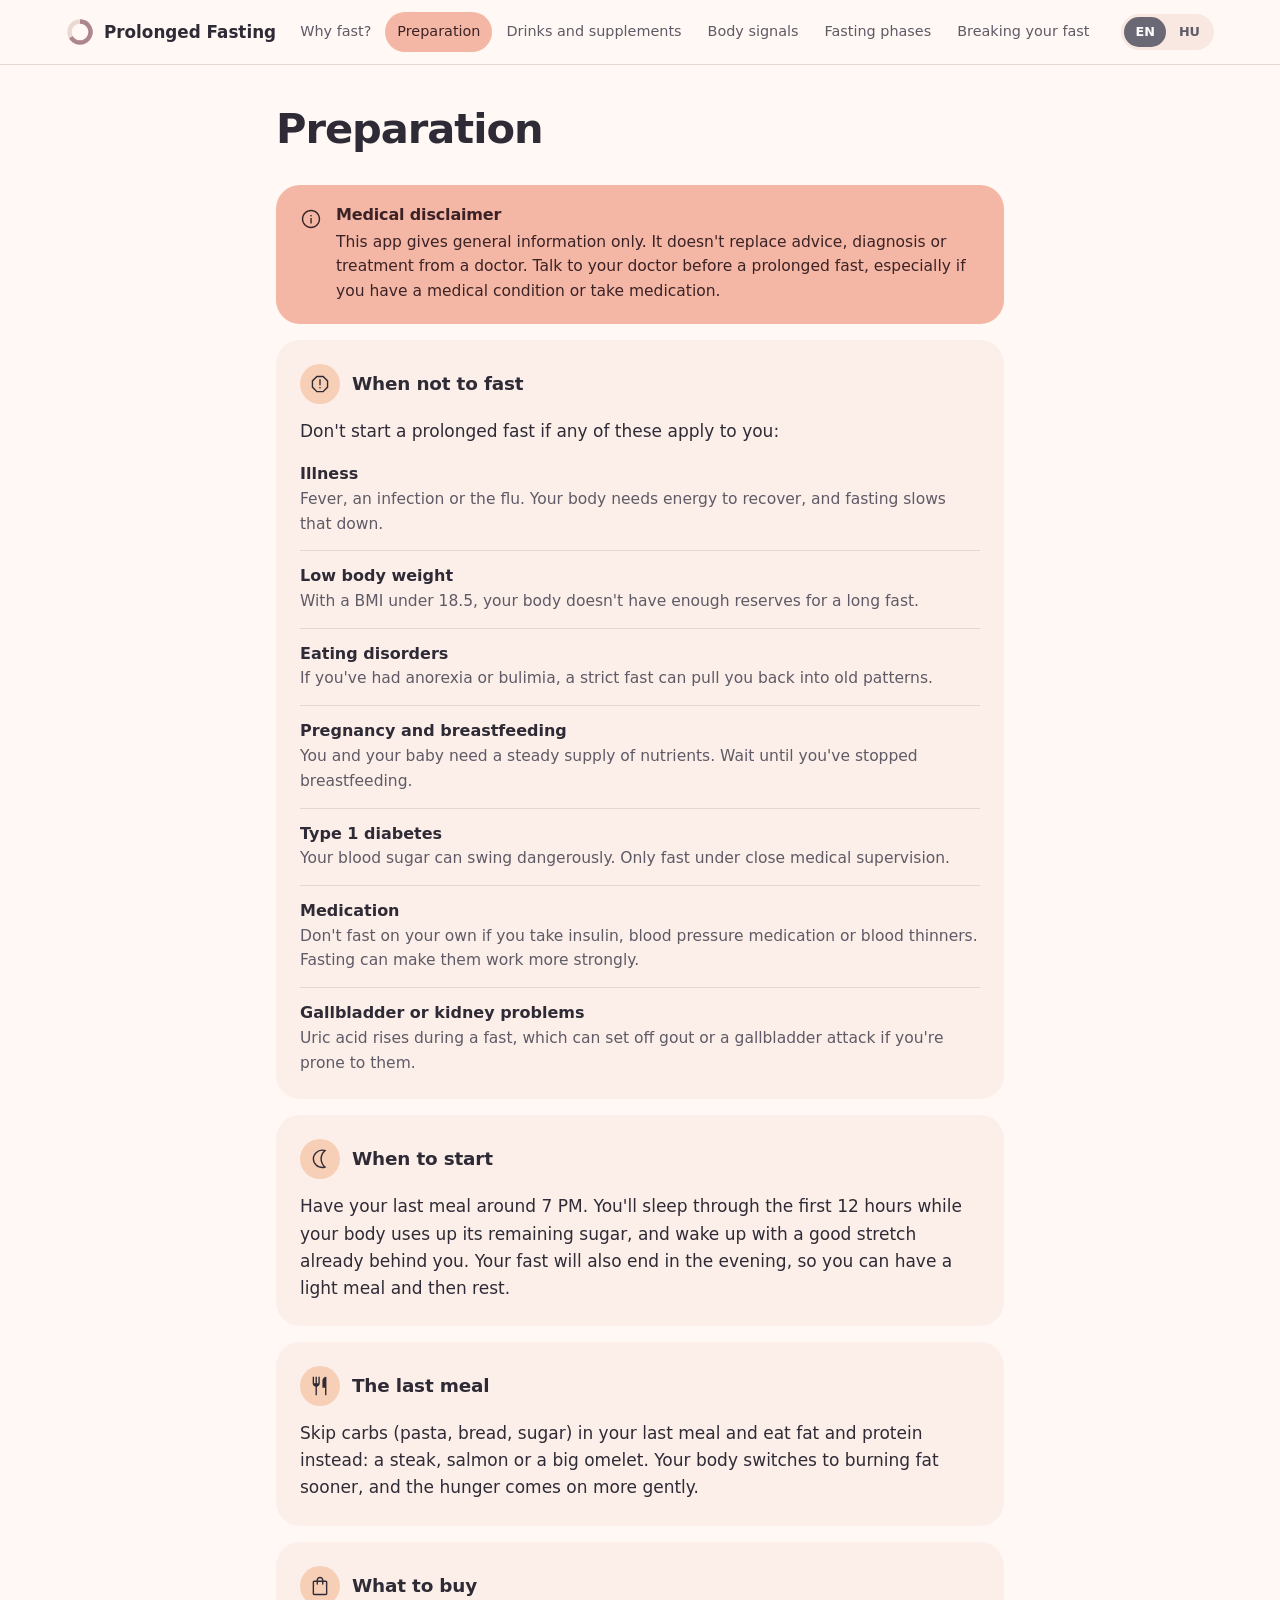
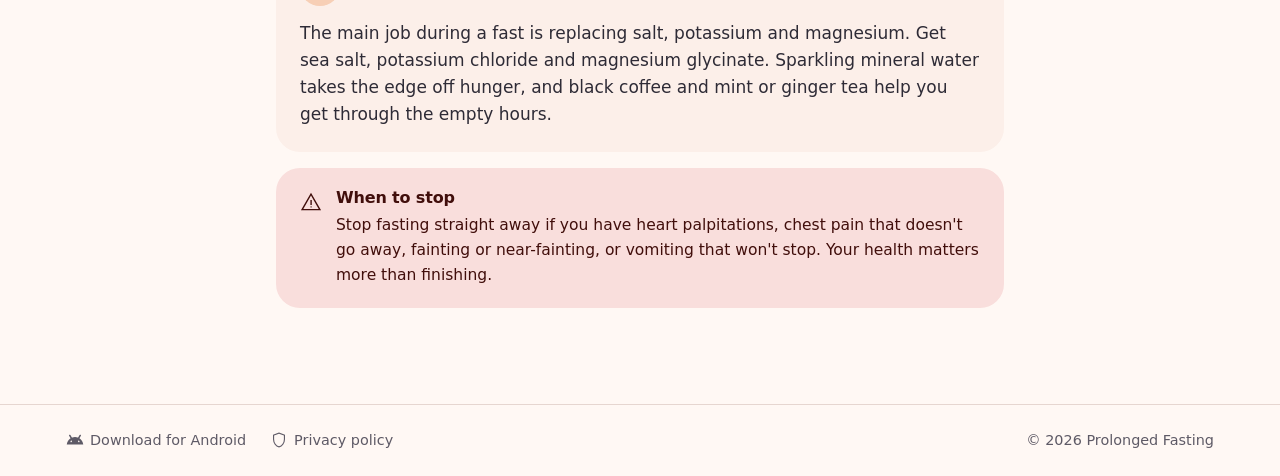
<file: en/preparation/index.html>
<!DOCTYPE html><html lang="en"> <head><meta charset="UTF-8"><meta name="viewport" content="width=device-width, initial-scale=1.0"><title>How to prepare for a prolonged fast | Prolonged Fasting</title><meta name="description" content="When not to fast, when to eat your last meal, and which minerals to have at home before a multi-day fast."><link rel="canonical" href="https://prolongedfasting.github.io/en/preparation/"><meta name="color-scheme" content="light dark"><meta name="theme-color" content="#FFF8F4" media="(prefers-color-scheme: light)"><meta name="theme-color" content="#1E1C22" media="(prefers-color-scheme: dark)"><link rel="alternate" hreflang="en" href="https://prolongedfasting.github.io/en/preparation/"><link rel="alternate" hreflang="hu" href="https://prolongedfasting.github.io/hu/preparation/"><link rel="alternate" hreflang="x-default" href="https://prolongedfasting.github.io/en/preparation/"><meta property="og:type" content="website"><meta property="og:title" content="How to prepare for a prolonged fast | Prolonged Fasting"><meta property="og:description" content="When not to fast, when to eat your last meal, and which minerals to have at home before a multi-day fast."><meta property="og:url" content="https://prolongedfasting.github.io/en/preparation/"><meta property="og:site_name" content="Prolonged Fasting"><meta property="og:locale" content="en_US"><meta name="twitter:card" content="summary"><meta name="twitter:title" content="How to prepare for a prolonged fast | Prolonged Fasting"><meta name="twitter:description" content="When not to fast, when to eat your last meal, and which minerals to have at home before a multi-day fast."><script type="application/ld+json">{"@context":"https://schema.org","@type":"WebSite","name":"Prolonged Fasting","url":"https://prolongedfasting.github.io","inLanguage":"en","description":"When not to fast, when to eat your last meal, and which minerals to have at home before a multi-day fast."}</script><link rel="icon" type="image/svg+xml" href="/favicon.svg"><link rel="sitemap" href="/sitemap.xml"><link rel="stylesheet" href="/_astro/body-signals.C4jGwoBI.css">
<style>.concerns[data-astro-cid-tbkqzxej]{margin-top:18px}
</style><script type="module">const s=document.getElementById("menuToggle"),t=document.getElementById("mainNav"),n=e=>{t?.classList.toggle("open",e),s?.setAttribute("aria-expanded",String(e))};s?.addEventListener("click",()=>n(!t?.classList.contains("open")));t?.querySelectorAll("a").forEach(e=>e.addEventListener("click",()=>n(!1)));document.addEventListener("keydown",e=>{e.key==="Escape"&&n(!1)});
</script></head> <body> <a class="skip-link" href="#content">Skip to content</a> <header class="site-header"> <div class="header-inner"> <a class="brand" href="/en/"> <svg viewBox="0 0 32 32" aria-hidden="true"> <circle cx="16" cy="16" r="12" fill="none" stroke="var(--ring-track)" stroke-width="5"></circle> <path d="M16 4 A12 12 0 1 1 5.6 22" fill="none" stroke="var(--ring-3)" stroke-width="5"></path> </svg> Prolonged Fasting </a> <nav class="main-nav" id="mainNav" aria-label="Menu"> <a href="/en/"> <svg class="icon" width="20" height="20" viewBox="0 -960 960 960" fill="currentColor" aria-hidden="true" focusable="false"><path d="M453-280h60v-240h-60v240Zm50.5-323.2q9.5-9.2 9.5-22.8 0-14.45-9.48-24.22-9.48-9.78-23.5-9.78t-23.52 9.78Q447-640.45 447-626q0 13.6 9.48 22.8 9.48 9.2 23.5 9.2t23.52-9.2ZM480.27-80q-82.74 0-155.5-31.5Q252-143 197.5-197.5t-86-127.34Q80-397.68 80-480.5t31.5-155.66Q143-709 197.5-763t127.34-85.5Q397.68-880 480.5-880t155.66 31.5Q709-817 763-763t85.5 127Q880-563 880-480.27q0 82.74-31.5 155.5Q817-252 763-197.68q-54 54.31-127 86Q563-80 480.27-80Zm.23-60Q622-140 721-239.5t99-241Q820-622 721.19-721T480-820q-141 0-240.5 98.81T140-480q0 141 99.5 240.5t241 99.5Zm-.5-340Z"/></svg>Why fast? </a><a href="/en/preparation/" aria-current="page"> <svg class="icon" width="20" height="20" viewBox="0 -960 960 960" fill="currentColor" aria-hidden="true" focusable="false"><path d="M560-574v-48q33-14 67.5-21t72.5-7q26 0 51 4t49 10v44q-24-9-48.5-13.5T700-610q-38 0-73 9.5T560-574Zm0 220v-49q33-13.5 67.5-20.25T700-430q26 0 51 4t49 10v44q-24-9-48.5-13.5T700-390q-38 0-73 9t-67 27Zm0-110v-48q33-14 67.5-21t72.5-7q26 0 51 4t49 10v44q-24-9-48.5-13.5T700-500q-38 0-73 9.5T560-464ZM248-300q53.57 0 104.28 12.5Q403-275 452-250v-427q-45-30-97.62-46.5Q301.76-740 248-740q-38 0-74.5 9.5T100-707v434q31-14 70.5-20.5T248-300Zm264 50q50-25 98-37.5T712-300q38 0 78.5 6t69.5 16v-429q-34-17-71.82-25-37.82-8-76.18-8-54 0-104.5 16.5T512-677v427Zm-30 90q-51-38-111-58.5T248-239q-36.54 0-71.77 9T106-208q-23.1 11-44.55-3Q40-225 40-251v-463q0-15 7-27.5T68-761q42-20 87.39-29.5 45.4-9.5 92.61-9.5 63 0 122.5 17T482-731q51-35 109.5-52T712-800q46.87 0 91.93 9.5Q849-781 891-761q14 7 21.5 19.5T920-714v463q0 27.89-22.5 42.45Q875-194 853-208q-34-14-69.23-22.5Q748.54-239 712-239q-63 0-121 21t-109 58ZM276-489Z"/></svg>Preparation </a><a href="/en/what-to-consume/"> <svg class="icon" width="20" height="20" viewBox="0 -960 960 960" fill="currentColor" aria-hidden="true" focusable="false"><path d="M262-80q-23 0-40.5-15T202-133l-82-747h720l-82 747q-2 23-19.5 38T698-80H262Zm-48-500 48 440h436l48-440H214Zm-7-60h546l20-180H187l20 180Zm239 373.5Q432-280 432-299q0-24 12.5-53t35.5-59q23 30 35.5 59t12.5 53q0 19-14 32.5T480-253q-20 0-34-13.5ZM556.5-224q31.5-31 31.5-75 0-47-28.5-100T480-500q-51 48-79.5 101T372-299q0 44 31.5 75t76.5 31q45 0 76.5-31ZM214-140h532-532Z"/></svg>Drinks and supplements </a><a href="/en/body-signals/"> <svg class="icon" width="20" height="20" viewBox="0 -960 960 960" fill="currentColor" aria-hidden="true" focusable="false"><path d="M80-570v-170q0-24 18-42t42-18h680q24 0 42 18t18 42v170h-60v-170H140v170H80Zm60 410q-24 0-42-18t-18-42v-170h60v170h680v-170h60v170q0 24-18 42t-42 18H140Zm275.6-134q7.6-4 11.4-12l133-266 53 106q3.75 8 11.25 12t15.75 4h240v-60H659l-72-143q-3.72-8.25-11.17-11.63-7.45-3.37-15.64-3.37-8.19 0-15.79 3.37-7.6 3.38-11.4 11.63L400-388l-53-106q-3.75-8-11.25-12T320-510H80v60h221l72 144q3.72 8 11.17 12 7.45 4 15.64 4 8.19 0 15.79-4ZM480-480Z"/></svg>Body signals </a><a href="/en/phases/"> <svg class="icon" width="20" height="20" viewBox="0 -960 960 960" fill="currentColor" aria-hidden="true" focusable="false"><path d="M109.91-240Q81-240 60.5-260.59 40-281.18 40-310.09t20.49-49.41q20.5-20.5 49.28-20.5 5.23 0 10.23.5t13 2.5l200-200q-2-8-2.5-13t-.5-10.23q0-28.78 20.59-49.28Q371.18-670 400.09-670t49.41 20.63q20.5 20.64 20.5 49.61 0 1.76-3 22.76l110 110q8-2 13-2.5t10-.5q5 0 10 .5t13 2.5l160-160q-2-8-2.5-13t-.5-10.23q0-28.78 20.59-49.28Q821.18-720 850.09-720t49.41 20.59q20.5 20.59 20.5 49.5t-20.49 49.41q-20.5 20.5-49.28 20.5-5.23 0-10.23-.5t-13-2.5L667-423q2 8 2.5 13t.5 10.23q0 28.78-20.59 49.28Q628.82-330 599.91-330t-49.41-20.49q-20.5-20.5-20.5-49.28 0-5.23.5-10.23t2.5-13L423-533q-8 2-13 2.5t-10.25.5q-1.75 0-22.75-3L177-333q2 8 2.5 13t.5 10.23q0 28.78-20.59 49.28Q138.82-240 109.91-240Z"/></svg>Fasting phases </a><a href="/en/fast-break/"> <svg class="icon" width="20" height="20" viewBox="0 -960 960 960" fill="currentColor" aria-hidden="true" focusable="false"><path d="m140-120-60-60h800l-60 60H140Zm-20-121q5-17 16-30.5t24-25.5v-325h-40v-50h40v-34h-40v-50h40v-34h-40v-50h290q24.75 0 42.38 17.62Q470-804.75 470-780v24h370v50H470v24q0 24.75-17.62 42.37Q434.75-622 410-622h-95v271q21 2 39.5 10t35.5 22q17-69 74-109.5T593-469q88 0 147.5 63.5T800-254v13H120Zm330-60h283q-10-49-49.5-78.5T593-409q-51 0-92 29t-51 79ZM315-756h105v-34H315v34Zm0 84h105v-34H315v34Zm-105-84h55v-34h-55v34Zm0 84h55v-34h-55v34Zm0 340q12-9 26-14t29-6v-270h-55v290Zm382 31Z"/></svg>Breaking your fast </a> </nav> <div class="lang-switch"> <a href="/en/preparation/" hreflang="en" lang="en" aria-current="true">EN</a> <a href="/hu/preparation/" hreflang="hu" lang="hu">HU</a> </div> <button class="menu-button" id="menuToggle" aria-label="Menu" aria-expanded="false" aria-controls="mainNav"> <span class="open"><svg class="icon" width="24" height="24" viewBox="0 -960 960 960" fill="currentColor" aria-hidden="true" focusable="false"><path d="M120-240v-60h720v60H120Zm0-210v-60h720v60H120Zm0-210v-60h720v60H120Z"/></svg></span> <span class="close"><svg class="icon" width="24" height="24" viewBox="0 -960 960 960" fill="currentColor" aria-hidden="true" focusable="false"><path d="m249-207-42-42 231-231-231-231 42-42 231 231 231-231 42 42-231 231 231 231-42 42-231-231-231 231Z"/></svg></span> </button> </div> </header> <main id="content">  <header class="page-head" data-astro-cid-tbkqzxej> <h1 data-astro-cid-tbkqzxej>Preparation</h1> </header> <div class="stack" data-astro-cid-tbkqzxej> <aside class="notice" data-astro-cid-tbkqzxej> <svg class="icon" width="22" height="22" viewBox="0 -960 960 960" fill="currentColor" aria-hidden="true" focusable="false"><path d="M453-280h60v-240h-60v240Zm50.5-323.2q9.5-9.2 9.5-22.8 0-14.45-9.48-24.22-9.48-9.78-23.5-9.78t-23.52 9.78Q447-640.45 447-626q0 13.6 9.48 22.8 9.48 9.2 23.5 9.2t23.52-9.2ZM480.27-80q-82.74 0-155.5-31.5Q252-143 197.5-197.5t-86-127.34Q80-397.68 80-480.5t31.5-155.66Q143-709 197.5-763t127.34-85.5Q397.68-880 480.5-880t155.66 31.5Q709-817 763-763t85.5 127Q880-563 880-480.27q0 82.74-31.5 155.5Q817-252 763-197.68q-54 54.31-127 86Q563-80 480.27-80Zm.23-60Q622-140 721-239.5t99-241Q820-622 721.19-721T480-820q-141 0-240.5 98.81T140-480q0 141 99.5 240.5t241 99.5Zm-.5-340Z"/></svg> <div data-astro-cid-tbkqzxej> <h2 data-astro-cid-tbkqzxej>Medical disclaimer</h2> <p data-astro-cid-tbkqzxej>This app gives general information only. It doesn&#39;t replace advice, diagnosis or treatment from a doctor. Talk to your doctor before a prolonged fast, especially if you have a medical condition or take medication.</p> </div> </aside> <section class="card" data-astro-cid-tbkqzxej> <div class="card-title" data-astro-cid-tbkqzxej> <span class="badge" data-astro-cid-tbkqzxej><svg class="icon" width="22" height="22" viewBox="0 -960 960 960" fill="currentColor" aria-hidden="true" focusable="false"><path d="M480-281q14 0 24.5-10.5T515-316q0-14-10.5-24.5T480-351q-14 0-24.5 10.5T445-316q0 14 10.5 24.5T480-281Zm-30-144h60v-263h-60v263ZM330-120 120-330v-300l210-210h300l210 210v300L630-120H330Zm25-60h250l175-175v-250L605-780H355L180-605v250l175 175Zm125-300Z"/></svg></span> <h2 data-astro-cid-tbkqzxej>When not to fast</h2> </div> <p data-astro-cid-tbkqzxej>Don&#39;t start a prolonged fast if any of these apply to you:</p> <div class="items ruled concerns" data-astro-cid-tbkqzxej> <div class="item" data-astro-cid-tbkqzxej> <h3 data-astro-cid-tbkqzxej>Illness</h3> <p class="muted" data-astro-cid-tbkqzxej>Fever, an infection or the flu. Your body needs energy to recover, and fasting slows that down.</p> </div><div class="item" data-astro-cid-tbkqzxej> <h3 data-astro-cid-tbkqzxej>Low body weight</h3> <p class="muted" data-astro-cid-tbkqzxej>With a BMI under 18.5, your body doesn&#39;t have enough reserves for a long fast.</p> </div><div class="item" data-astro-cid-tbkqzxej> <h3 data-astro-cid-tbkqzxej>Eating disorders</h3> <p class="muted" data-astro-cid-tbkqzxej>If you&#39;ve had anorexia or bulimia, a strict fast can pull you back into old patterns.</p> </div><div class="item" data-astro-cid-tbkqzxej> <h3 data-astro-cid-tbkqzxej>Pregnancy and breastfeeding</h3> <p class="muted" data-astro-cid-tbkqzxej>You and your baby need a steady supply of nutrients. Wait until you&#39;ve stopped breastfeeding.</p> </div><div class="item" data-astro-cid-tbkqzxej> <h3 data-astro-cid-tbkqzxej>Type 1 diabetes</h3> <p class="muted" data-astro-cid-tbkqzxej>Your blood sugar can swing dangerously. Only fast under close medical supervision.</p> </div><div class="item" data-astro-cid-tbkqzxej> <h3 data-astro-cid-tbkqzxej>Medication</h3> <p class="muted" data-astro-cid-tbkqzxej>Don&#39;t fast on your own if you take insulin, blood pressure medication or blood thinners. Fasting can make them work more strongly.</p> </div><div class="item" data-astro-cid-tbkqzxej> <h3 data-astro-cid-tbkqzxej>Gallbladder or kidney problems</h3> <p class="muted" data-astro-cid-tbkqzxej>Uric acid rises during a fast, which can set off gout or a gallbladder attack if you&#39;re prone to them.</p> </div> </div> </section> <section class="card" data-astro-cid-tbkqzxej> <div class="card-title" data-astro-cid-tbkqzxej> <span class="badge" data-astro-cid-tbkqzxej><svg class="icon" width="22" height="22" viewBox="0 -960 960 960" fill="currentColor" aria-hidden="true" focusable="false"><path d="M593-80q-88.11 0-166.56-32.5Q348-145 288.43-200.41q-59.57-55.41-94-129.62Q160-404.25 160-488.13q0-83.87 34.5-158.37t94-130q59.5-55.5 137.94-88Q504.89-897 593-897q47 0 88 10t79 27q-90 64-146 160t-56 211.5q0 115.5 56 212T760-117q-38 17-79 27t-88 10Zm0-60h26.42q12.58 0 20.58-1-66-74-104-162t-38-185q0-97 38-185t104-163q-8-1-20.58-1H593q-153 0-263 101.96t-110 247Q220-343 330-241.5T593-140Zm-95-349Z"/></svg></span> <h2 data-astro-cid-tbkqzxej>When to start</h2> </div> <p data-astro-cid-tbkqzxej>Have your last meal around 7 PM. You&#39;ll sleep through the first 12 hours while your body uses up its remaining sugar, and wake up with a good stretch already behind you. Your fast will also end in the evening, so you can have a light meal and then rest.</p> </section><section class="card" data-astro-cid-tbkqzxej> <div class="card-title" data-astro-cid-tbkqzxej> <span class="badge" data-astro-cid-tbkqzxej><svg class="icon" width="22" height="22" viewBox="0 -960 960 960" fill="currentColor" aria-hidden="true" focusable="false"><path d="M285-80v-368q-52-11-88.5-52.5T160-600v-280h60v280h65v-280h60v280h65v-280h60v280q0 58-36.5 99.5T345-448v368h-60Zm415 0v-320H585v-305q0-79 48-127t127-48v800h-60Z"/></svg></span> <h2 data-astro-cid-tbkqzxej>The last meal</h2> </div> <p data-astro-cid-tbkqzxej>Skip carbs (pasta, bread, sugar) in your last meal and eat fat and protein instead: a steak, salmon or a big omelet. Your body switches to burning fat sooner, and the hunger comes on more gently.</p> </section><section class="card" data-astro-cid-tbkqzxej> <div class="card-title" data-astro-cid-tbkqzxej> <span class="badge" data-astro-cid-tbkqzxej><svg class="icon" width="22" height="22" viewBox="0 -960 960 960" fill="currentColor" aria-hidden="true" focusable="false"><path d="M220-80q-24 0-42-18t-18-42v-520q0-24 18-42t42-18h110v-10q0-63 43.5-106.5T480-880q63 0 106.5 43.5T630-730v10h110q24 0 42 18t18 42v520q0 24-18 42t-42 18H220Zm0-60h520v-520H630v90q0 12.75-8.68 21.37-8.67 8.63-21.5 8.63-12.82 0-21.32-8.63-8.5-8.62-8.5-21.37v-90H390v90q0 12.75-8.68 21.37-8.67 8.63-21.5 8.63-12.82 0-21.32-8.63-8.5-8.62-8.5-21.37v-90H220v520Zm170-580h180v-10q0-38-26-64t-64-26q-38 0-64 26t-26 64v10ZM220-140v-520 520Z"/></svg></span> <h2 data-astro-cid-tbkqzxej>What to buy</h2> </div> <p data-astro-cid-tbkqzxej>The main job during a fast is replacing salt, potassium and magnesium. Get sea salt, potassium chloride and magnesium glycinate. Sparkling mineral water takes the edge off hunger, and black coffee and mint or ginger tea help you get through the empty hours.</p> </section> <aside class="notice warning" data-astro-cid-tbkqzxej> <svg class="icon" width="22" height="22" viewBox="0 -960 960 960" fill="currentColor" aria-hidden="true" focusable="false"><path d="m40-120 440-760 440 760H40Zm104-60h672L480-760 144-180Zm361.5-65.68q8.5-8.67 8.5-21.5 0-12.82-8.68-21.32-8.67-8.5-21.5-8.5-12.82 0-21.32 8.68-8.5 8.67-8.5 21.5 0 12.82 8.68 21.32 8.67 8.5 21.5 8.5 12.82 0 21.32-8.68ZM454-348h60v-224h-60v224Zm26-122Z"/></svg> <div data-astro-cid-tbkqzxej> <h2 data-astro-cid-tbkqzxej>When to stop</h2> <p data-astro-cid-tbkqzxej>Stop fasting straight away if you have heart palpitations, chest pain that doesn&#39;t go away, fainting or near-fainting, or vomiting that won&#39;t stop. Your health matters more than finishing.</p> </div> </aside> </div>  </main> <footer class="site-footer"> <div class="footer-inner"> <a href="https://play.google.com/store/apps/details?id=com.arcadianapps.prolongedfast&hl=en" target="_blank" rel="noopener noreferrer"> <svg class="icon" width="18" height="18" viewBox="0 -960 960 960" fill="currentColor" aria-hidden="true" focusable="false"><path d="M40-240q10-105 64-191t139-140l-77-129q-9-14-4.5-30t18.5-24q14-9 30-5t24 18l80 133q38-16 79.5-24t86.5-8q45 0 86.5 8t79.5 24l80-133q8-14 24-18t30 5q14 8 18 24t-4 30l-77 129q85 54 139 140t64 191H40Zm680.5-151.5Q722-409 711-426t-27-22q-16-5-29 4t-15 26q-2 17 9 34t27.5 22.5Q693-356 706-365t14.5-26.5ZM284-362q16-5 27-22t9.5-34.5Q319-436 306-445t-29.5-3.5Q260-443 249-426t-9 34q2 17 15 26t29 4Z"/></svg>Download for Android </a> <a href="/en/privacy/"> <svg class="icon" width="18" height="18" viewBox="0 -960 960 960" fill="currentColor" aria-hidden="true" focusable="false"><path d="M480-81q-140-35-230-162.5T160-523v-238l320-120 320 120v238q0 152-90 279.5T480-81Zm0-62q115-38 187.5-143.5T740-523v-196l-260-98-260 98v196q0 131 72.5 236.5T480-143Zm0-337Z"/></svg>Privacy policy </a> <span class="copy">&copy; 2026 Prolonged Fasting</span> </div> </footer>  </body> </html>
</file>
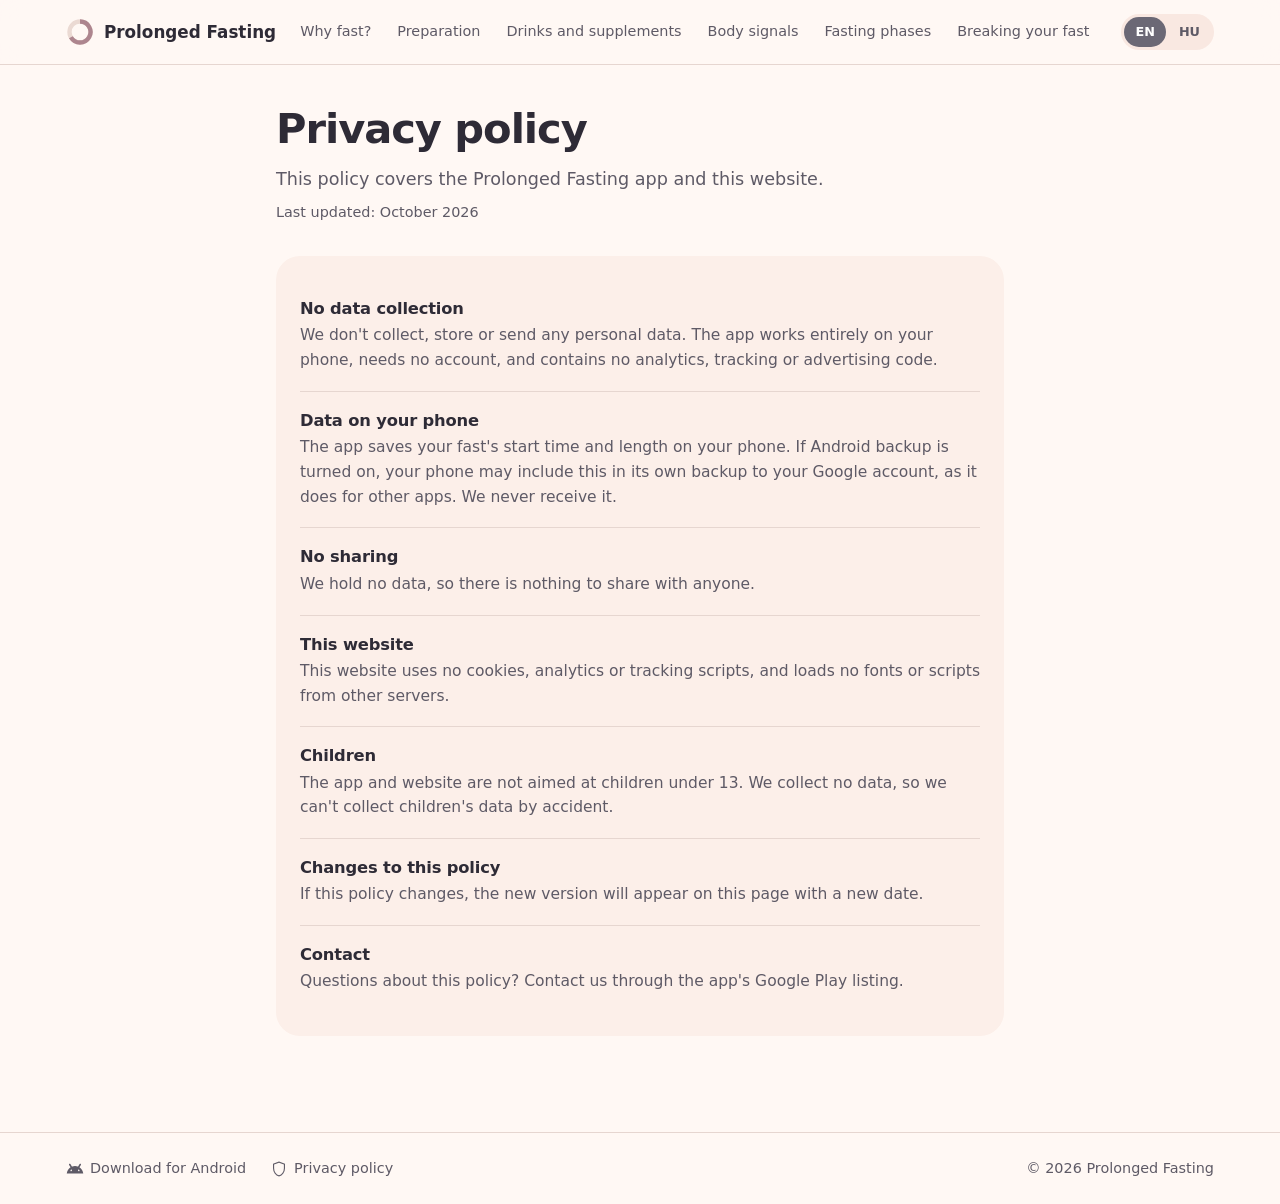
<file: en/privacy/index.html>
<!DOCTYPE html><html lang="en"> <head><meta charset="UTF-8"><meta name="viewport" content="width=device-width, initial-scale=1.0"><title>Privacy policy | Prolonged Fasting</title><meta name="description" content="The Prolonged Fasting app and website collect no personal data."><link rel="canonical" href="https://prolongedfasting.github.io/en/privacy/"><meta name="color-scheme" content="light dark"><meta name="theme-color" content="#FFF8F4" media="(prefers-color-scheme: light)"><meta name="theme-color" content="#1E1C22" media="(prefers-color-scheme: dark)"><link rel="alternate" hreflang="en" href="https://prolongedfasting.github.io/en/privacy/"><link rel="alternate" hreflang="hu" href="https://prolongedfasting.github.io/hu/privacy/"><link rel="alternate" hreflang="x-default" href="https://prolongedfasting.github.io/en/privacy/"><meta property="og:type" content="website"><meta property="og:title" content="Privacy policy | Prolonged Fasting"><meta property="og:description" content="The Prolonged Fasting app and website collect no personal data."><meta property="og:url" content="https://prolongedfasting.github.io/en/privacy/"><meta property="og:site_name" content="Prolonged Fasting"><meta property="og:locale" content="en_US"><meta name="twitter:card" content="summary"><meta name="twitter:title" content="Privacy policy | Prolonged Fasting"><meta name="twitter:description" content="The Prolonged Fasting app and website collect no personal data."><script type="application/ld+json">{"@context":"https://schema.org","@type":"WebSite","name":"Prolonged Fasting","url":"https://prolongedfasting.github.io","inLanguage":"en","description":"The Prolonged Fasting app and website collect no personal data."}</script><link rel="icon" type="image/svg+xml" href="/favicon.svg"><link rel="sitemap" href="/sitemap.xml"><link rel="stylesheet" href="/_astro/body-signals.C4jGwoBI.css">
<style>.updated[data-astro-cid-hsq7wpoz]{font-size:.9rem;margin-top:8px}.item[data-astro-cid-hsq7wpoz] h2[data-astro-cid-hsq7wpoz]{font-size:1.02rem;margin-bottom:4px}.items[data-astro-cid-hsq7wpoz].ruled .item[data-astro-cid-hsq7wpoz]{padding:18px 0}
</style><script type="module">const s=document.getElementById("menuToggle"),t=document.getElementById("mainNav"),n=e=>{t?.classList.toggle("open",e),s?.setAttribute("aria-expanded",String(e))};s?.addEventListener("click",()=>n(!t?.classList.contains("open")));t?.querySelectorAll("a").forEach(e=>e.addEventListener("click",()=>n(!1)));document.addEventListener("keydown",e=>{e.key==="Escape"&&n(!1)});
</script></head> <body> <a class="skip-link" href="#content">Skip to content</a> <header class="site-header"> <div class="header-inner"> <a class="brand" href="/en/"> <svg viewBox="0 0 32 32" aria-hidden="true"> <circle cx="16" cy="16" r="12" fill="none" stroke="var(--ring-track)" stroke-width="5"></circle> <path d="M16 4 A12 12 0 1 1 5.6 22" fill="none" stroke="var(--ring-3)" stroke-width="5"></path> </svg> Prolonged Fasting </a> <nav class="main-nav" id="mainNav" aria-label="Menu"> <a href="/en/"> <svg class="icon" width="20" height="20" viewBox="0 -960 960 960" fill="currentColor" aria-hidden="true" focusable="false"><path d="M453-280h60v-240h-60v240Zm50.5-323.2q9.5-9.2 9.5-22.8 0-14.45-9.48-24.22-9.48-9.78-23.5-9.78t-23.52 9.78Q447-640.45 447-626q0 13.6 9.48 22.8 9.48 9.2 23.5 9.2t23.52-9.2ZM480.27-80q-82.74 0-155.5-31.5Q252-143 197.5-197.5t-86-127.34Q80-397.68 80-480.5t31.5-155.66Q143-709 197.5-763t127.34-85.5Q397.68-880 480.5-880t155.66 31.5Q709-817 763-763t85.5 127Q880-563 880-480.27q0 82.74-31.5 155.5Q817-252 763-197.68q-54 54.31-127 86Q563-80 480.27-80Zm.23-60Q622-140 721-239.5t99-241Q820-622 721.19-721T480-820q-141 0-240.5 98.81T140-480q0 141 99.5 240.5t241 99.5Zm-.5-340Z"/></svg>Why fast? </a><a href="/en/preparation/"> <svg class="icon" width="20" height="20" viewBox="0 -960 960 960" fill="currentColor" aria-hidden="true" focusable="false"><path d="M560-574v-48q33-14 67.5-21t72.5-7q26 0 51 4t49 10v44q-24-9-48.5-13.5T700-610q-38 0-73 9.5T560-574Zm0 220v-49q33-13.5 67.5-20.25T700-430q26 0 51 4t49 10v44q-24-9-48.5-13.5T700-390q-38 0-73 9t-67 27Zm0-110v-48q33-14 67.5-21t72.5-7q26 0 51 4t49 10v44q-24-9-48.5-13.5T700-500q-38 0-73 9.5T560-464ZM248-300q53.57 0 104.28 12.5Q403-275 452-250v-427q-45-30-97.62-46.5Q301.76-740 248-740q-38 0-74.5 9.5T100-707v434q31-14 70.5-20.5T248-300Zm264 50q50-25 98-37.5T712-300q38 0 78.5 6t69.5 16v-429q-34-17-71.82-25-37.82-8-76.18-8-54 0-104.5 16.5T512-677v427Zm-30 90q-51-38-111-58.5T248-239q-36.54 0-71.77 9T106-208q-23.1 11-44.55-3Q40-225 40-251v-463q0-15 7-27.5T68-761q42-20 87.39-29.5 45.4-9.5 92.61-9.5 63 0 122.5 17T482-731q51-35 109.5-52T712-800q46.87 0 91.93 9.5Q849-781 891-761q14 7 21.5 19.5T920-714v463q0 27.89-22.5 42.45Q875-194 853-208q-34-14-69.23-22.5Q748.54-239 712-239q-63 0-121 21t-109 58ZM276-489Z"/></svg>Preparation </a><a href="/en/what-to-consume/"> <svg class="icon" width="20" height="20" viewBox="0 -960 960 960" fill="currentColor" aria-hidden="true" focusable="false"><path d="M262-80q-23 0-40.5-15T202-133l-82-747h720l-82 747q-2 23-19.5 38T698-80H262Zm-48-500 48 440h436l48-440H214Zm-7-60h546l20-180H187l20 180Zm239 373.5Q432-280 432-299q0-24 12.5-53t35.5-59q23 30 35.5 59t12.5 53q0 19-14 32.5T480-253q-20 0-34-13.5ZM556.5-224q31.5-31 31.5-75 0-47-28.5-100T480-500q-51 48-79.5 101T372-299q0 44 31.5 75t76.5 31q45 0 76.5-31ZM214-140h532-532Z"/></svg>Drinks and supplements </a><a href="/en/body-signals/"> <svg class="icon" width="20" height="20" viewBox="0 -960 960 960" fill="currentColor" aria-hidden="true" focusable="false"><path d="M80-570v-170q0-24 18-42t42-18h680q24 0 42 18t18 42v170h-60v-170H140v170H80Zm60 410q-24 0-42-18t-18-42v-170h60v170h680v-170h60v170q0 24-18 42t-42 18H140Zm275.6-134q7.6-4 11.4-12l133-266 53 106q3.75 8 11.25 12t15.75 4h240v-60H659l-72-143q-3.72-8.25-11.17-11.63-7.45-3.37-15.64-3.37-8.19 0-15.79 3.37-7.6 3.38-11.4 11.63L400-388l-53-106q-3.75-8-11.25-12T320-510H80v60h221l72 144q3.72 8 11.17 12 7.45 4 15.64 4 8.19 0 15.79-4ZM480-480Z"/></svg>Body signals </a><a href="/en/phases/"> <svg class="icon" width="20" height="20" viewBox="0 -960 960 960" fill="currentColor" aria-hidden="true" focusable="false"><path d="M109.91-240Q81-240 60.5-260.59 40-281.18 40-310.09t20.49-49.41q20.5-20.5 49.28-20.5 5.23 0 10.23.5t13 2.5l200-200q-2-8-2.5-13t-.5-10.23q0-28.78 20.59-49.28Q371.18-670 400.09-670t49.41 20.63q20.5 20.64 20.5 49.61 0 1.76-3 22.76l110 110q8-2 13-2.5t10-.5q5 0 10 .5t13 2.5l160-160q-2-8-2.5-13t-.5-10.23q0-28.78 20.59-49.28Q821.18-720 850.09-720t49.41 20.59q20.5 20.59 20.5 49.5t-20.49 49.41q-20.5 20.5-49.28 20.5-5.23 0-10.23-.5t-13-2.5L667-423q2 8 2.5 13t.5 10.23q0 28.78-20.59 49.28Q628.82-330 599.91-330t-49.41-20.49q-20.5-20.5-20.5-49.28 0-5.23.5-10.23t2.5-13L423-533q-8 2-13 2.5t-10.25.5q-1.75 0-22.75-3L177-333q2 8 2.5 13t.5 10.23q0 28.78-20.59 49.28Q138.82-240 109.91-240Z"/></svg>Fasting phases </a><a href="/en/fast-break/"> <svg class="icon" width="20" height="20" viewBox="0 -960 960 960" fill="currentColor" aria-hidden="true" focusable="false"><path d="m140-120-60-60h800l-60 60H140Zm-20-121q5-17 16-30.5t24-25.5v-325h-40v-50h40v-34h-40v-50h40v-34h-40v-50h290q24.75 0 42.38 17.62Q470-804.75 470-780v24h370v50H470v24q0 24.75-17.62 42.37Q434.75-622 410-622h-95v271q21 2 39.5 10t35.5 22q17-69 74-109.5T593-469q88 0 147.5 63.5T800-254v13H120Zm330-60h283q-10-49-49.5-78.5T593-409q-51 0-92 29t-51 79ZM315-756h105v-34H315v34Zm0 84h105v-34H315v34Zm-105-84h55v-34h-55v34Zm0 84h55v-34h-55v34Zm0 340q12-9 26-14t29-6v-270h-55v290Zm382 31Z"/></svg>Breaking your fast </a> </nav> <div class="lang-switch"> <a href="/en/privacy/" hreflang="en" lang="en" aria-current="true">EN</a> <a href="/hu/privacy/" hreflang="hu" lang="hu">HU</a> </div> <button class="menu-button" id="menuToggle" aria-label="Menu" aria-expanded="false" aria-controls="mainNav"> <span class="open"><svg class="icon" width="24" height="24" viewBox="0 -960 960 960" fill="currentColor" aria-hidden="true" focusable="false"><path d="M120-240v-60h720v60H120Zm0-210v-60h720v60H120Zm0-210v-60h720v60H120Z"/></svg></span> <span class="close"><svg class="icon" width="24" height="24" viewBox="0 -960 960 960" fill="currentColor" aria-hidden="true" focusable="false"><path d="m249-207-42-42 231-231-231-231 42-42 231 231 231-231 42 42-231 231 231 231-42 42-231-231-231 231Z"/></svg></span> </button> </div> </header> <main id="content">  <header class="page-head" data-astro-cid-hsq7wpoz> <h1 data-astro-cid-hsq7wpoz>Privacy policy</h1> <p class="lead" data-astro-cid-hsq7wpoz>This policy covers the Prolonged Fasting app and this website.</p> <p class="muted updated" data-astro-cid-hsq7wpoz>Last updated: October 2026</p> </header> <div class="card" data-astro-cid-hsq7wpoz> <div class="items ruled" data-astro-cid-hsq7wpoz> <section class="item" data-astro-cid-hsq7wpoz> <h2 data-astro-cid-hsq7wpoz>No data collection</h2> <p class="muted" data-astro-cid-hsq7wpoz>We don&#39;t collect, store or send any personal data. The app works entirely on your phone, needs no account, and contains no analytics, tracking or advertising code.</p> </section><section class="item" data-astro-cid-hsq7wpoz> <h2 data-astro-cid-hsq7wpoz>Data on your phone</h2> <p class="muted" data-astro-cid-hsq7wpoz>The app saves your fast&#39;s start time and length on your phone. If Android backup is turned on, your phone may include this in its own backup to your Google account, as it does for other apps. We never receive it.</p> </section><section class="item" data-astro-cid-hsq7wpoz> <h2 data-astro-cid-hsq7wpoz>No sharing</h2> <p class="muted" data-astro-cid-hsq7wpoz>We hold no data, so there is nothing to share with anyone.</p> </section><section class="item" data-astro-cid-hsq7wpoz> <h2 data-astro-cid-hsq7wpoz>This website</h2> <p class="muted" data-astro-cid-hsq7wpoz>This website uses no cookies, analytics or tracking scripts, and loads no fonts or scripts from other servers.</p> </section><section class="item" data-astro-cid-hsq7wpoz> <h2 data-astro-cid-hsq7wpoz>Children</h2> <p class="muted" data-astro-cid-hsq7wpoz>The app and website are not aimed at children under 13. We collect no data, so we can&#39;t collect children&#39;s data by accident.</p> </section><section class="item" data-astro-cid-hsq7wpoz> <h2 data-astro-cid-hsq7wpoz>Changes to this policy</h2> <p class="muted" data-astro-cid-hsq7wpoz>If this policy changes, the new version will appear on this page with a new date.</p> </section><section class="item" data-astro-cid-hsq7wpoz> <h2 data-astro-cid-hsq7wpoz>Contact</h2> <p class="muted" data-astro-cid-hsq7wpoz>Questions about this policy? Contact us through the app&#39;s Google Play listing.</p> </section> </div> </div>  </main> <footer class="site-footer"> <div class="footer-inner"> <a href="https://play.google.com/store/apps/details?id=com.arcadianapps.prolongedfast&hl=en" target="_blank" rel="noopener noreferrer"> <svg class="icon" width="18" height="18" viewBox="0 -960 960 960" fill="currentColor" aria-hidden="true" focusable="false"><path d="M40-240q10-105 64-191t139-140l-77-129q-9-14-4.5-30t18.5-24q14-9 30-5t24 18l80 133q38-16 79.5-24t86.5-8q45 0 86.5 8t79.5 24l80-133q8-14 24-18t30 5q14 8 18 24t-4 30l-77 129q85 54 139 140t64 191H40Zm680.5-151.5Q722-409 711-426t-27-22q-16-5-29 4t-15 26q-2 17 9 34t27.5 22.5Q693-356 706-365t14.5-26.5ZM284-362q16-5 27-22t9.5-34.5Q319-436 306-445t-29.5-3.5Q260-443 249-426t-9 34q2 17 15 26t29 4Z"/></svg>Download for Android </a> <a href="/en/privacy/"> <svg class="icon" width="18" height="18" viewBox="0 -960 960 960" fill="currentColor" aria-hidden="true" focusable="false"><path d="M480-81q-140-35-230-162.5T160-523v-238l320-120 320 120v238q0 152-90 279.5T480-81Zm0-62q115-38 187.5-143.5T740-523v-196l-260-98-260 98v196q0 131 72.5 236.5T480-143Zm0-337Z"/></svg>Privacy policy </a> <span class="copy">&copy; 2026 Prolonged Fasting</span> </div> </footer>  </body> </html>
</file>
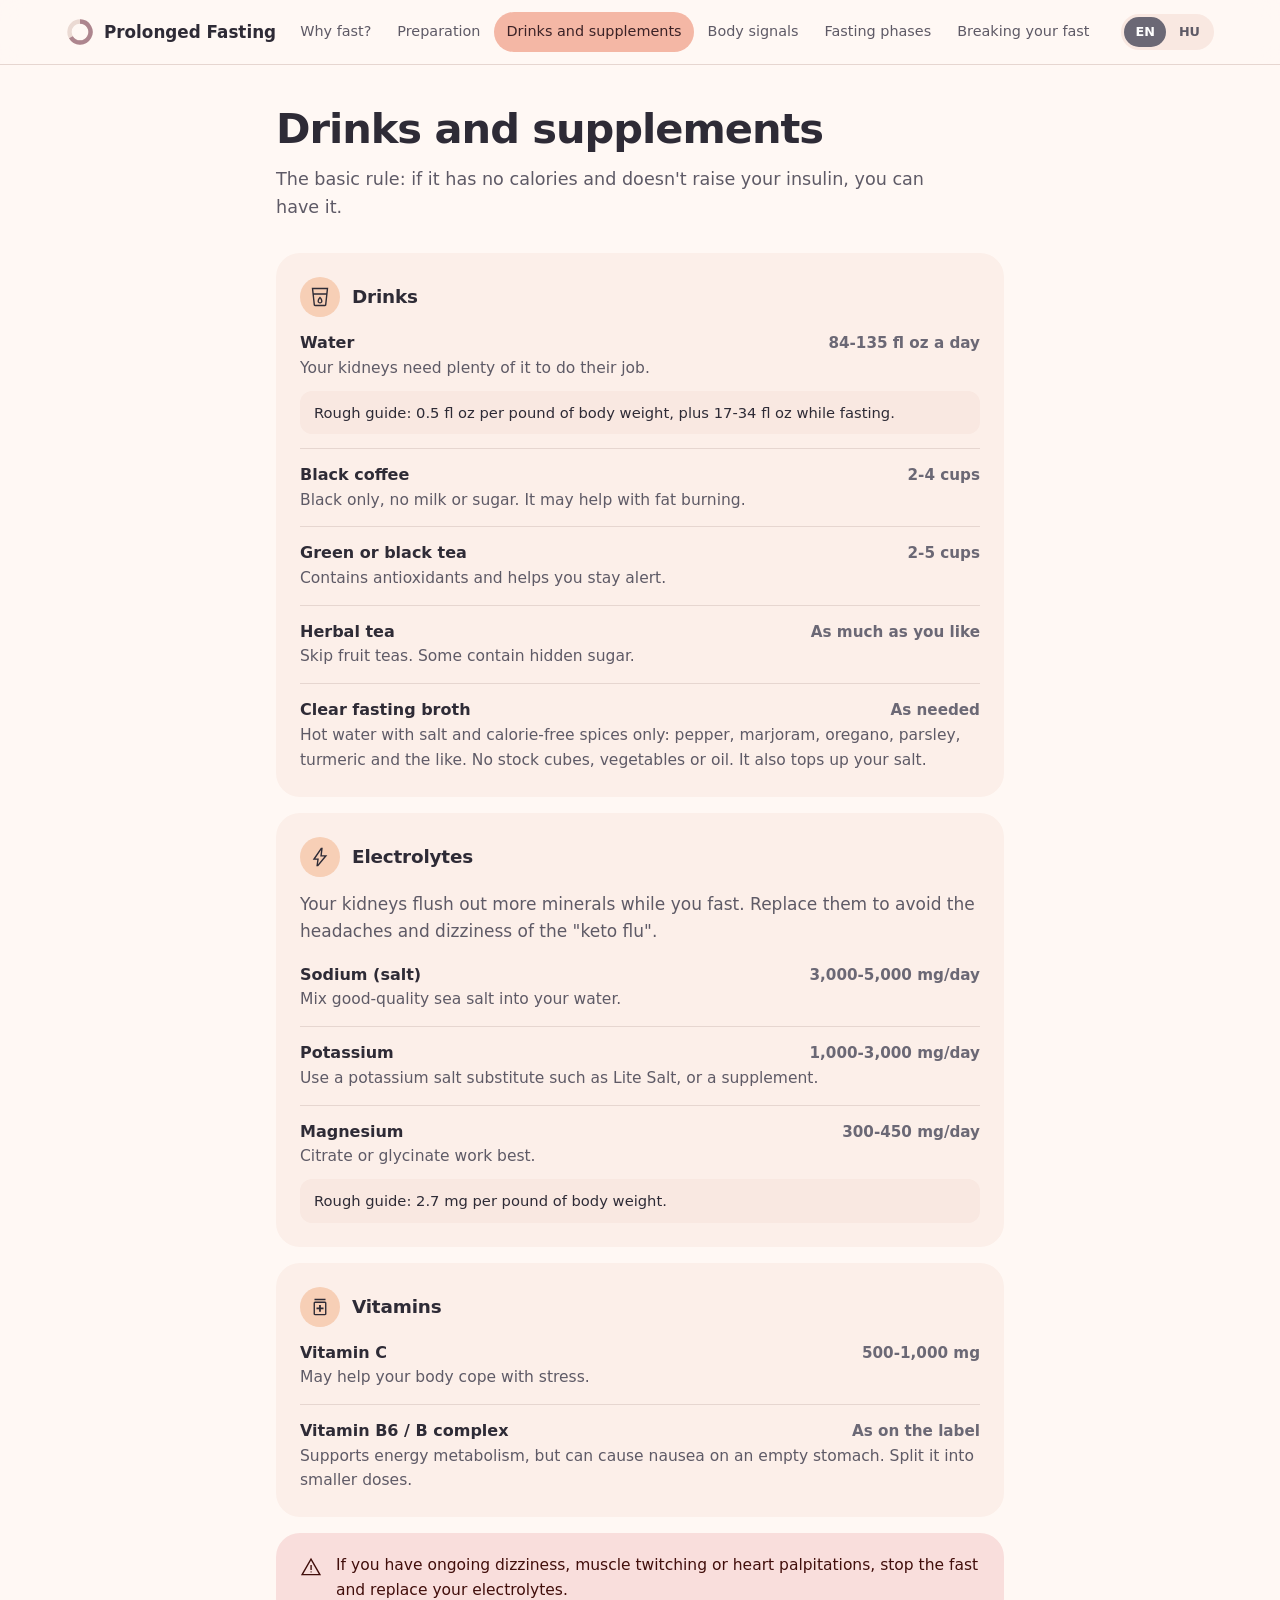
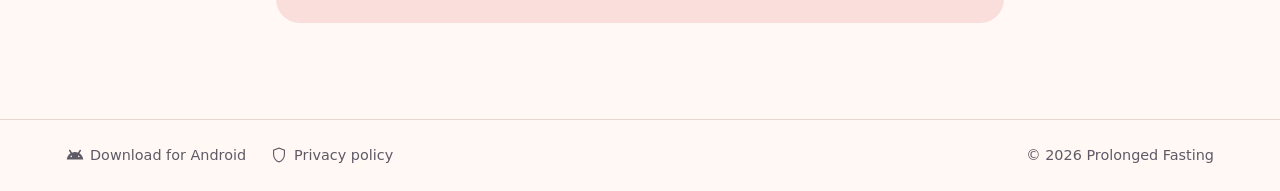
<file: en/what-to-consume/index.html>
<!DOCTYPE html><html lang="en"> <head><meta charset="UTF-8"><meta name="viewport" content="width=device-width, initial-scale=1.0"><title>Drinks and supplements during a fast | Prolonged Fasting</title><meta name="description" content="Water, coffee, tea, electrolytes and vitamins: what you can have during a prolonged fast, and how much."><link rel="canonical" href="https://prolongedfasting.github.io/en/what-to-consume/"><meta name="color-scheme" content="light dark"><meta name="theme-color" content="#FFF8F4" media="(prefers-color-scheme: light)"><meta name="theme-color" content="#1E1C22" media="(prefers-color-scheme: dark)"><link rel="alternate" hreflang="en" href="https://prolongedfasting.github.io/en/what-to-consume/"><link rel="alternate" hreflang="hu" href="https://prolongedfasting.github.io/hu/what-to-consume/"><link rel="alternate" hreflang="x-default" href="https://prolongedfasting.github.io/en/what-to-consume/"><meta property="og:type" content="website"><meta property="og:title" content="Drinks and supplements during a fast | Prolonged Fasting"><meta property="og:description" content="Water, coffee, tea, electrolytes and vitamins: what you can have during a prolonged fast, and how much."><meta property="og:url" content="https://prolongedfasting.github.io/en/what-to-consume/"><meta property="og:site_name" content="Prolonged Fasting"><meta property="og:locale" content="en_US"><meta name="twitter:card" content="summary"><meta name="twitter:title" content="Drinks and supplements during a fast | Prolonged Fasting"><meta name="twitter:description" content="Water, coffee, tea, electrolytes and vitamins: what you can have during a prolonged fast, and how much."><script type="application/ld+json">{"@context":"https://schema.org","@type":"WebSite","name":"Prolonged Fasting","url":"https://prolongedfasting.github.io","inLanguage":"en","description":"Water, coffee, tea, electrolytes and vitamins: what you can have during a prolonged fast, and how much."}</script><link rel="icon" type="image/svg+xml" href="/favicon.svg"><link rel="sitemap" href="/sitemap.xml"><link rel="stylesheet" href="/_astro/body-signals.C4jGwoBI.css">
<style>.intro[data-astro-cid-x3doneyx]{margin-bottom:18px}.intake-head[data-astro-cid-x3doneyx]{display:flex;justify-content:space-between;align-items:baseline;gap:16px}.amount[data-astro-cid-x3doneyx]{font-weight:650;font-size:.95rem;color:var(--primary);font-variant-numeric:tabular-nums;white-space:nowrap}.extra[data-astro-cid-x3doneyx]{margin-top:10px;padding:10px 14px;border-radius:12px;background:var(--surface);font-size:.92rem}
</style><script type="module">const s=document.getElementById("menuToggle"),t=document.getElementById("mainNav"),n=e=>{t?.classList.toggle("open",e),s?.setAttribute("aria-expanded",String(e))};s?.addEventListener("click",()=>n(!t?.classList.contains("open")));t?.querySelectorAll("a").forEach(e=>e.addEventListener("click",()=>n(!1)));document.addEventListener("keydown",e=>{e.key==="Escape"&&n(!1)});
</script></head> <body> <a class="skip-link" href="#content">Skip to content</a> <header class="site-header"> <div class="header-inner"> <a class="brand" href="/en/"> <svg viewBox="0 0 32 32" aria-hidden="true"> <circle cx="16" cy="16" r="12" fill="none" stroke="var(--ring-track)" stroke-width="5"></circle> <path d="M16 4 A12 12 0 1 1 5.6 22" fill="none" stroke="var(--ring-3)" stroke-width="5"></path> </svg> Prolonged Fasting </a> <nav class="main-nav" id="mainNav" aria-label="Menu"> <a href="/en/"> <svg class="icon" width="20" height="20" viewBox="0 -960 960 960" fill="currentColor" aria-hidden="true" focusable="false"><path d="M453-280h60v-240h-60v240Zm50.5-323.2q9.5-9.2 9.5-22.8 0-14.45-9.48-24.22-9.48-9.78-23.5-9.78t-23.52 9.78Q447-640.45 447-626q0 13.6 9.48 22.8 9.48 9.2 23.5 9.2t23.52-9.2ZM480.27-80q-82.74 0-155.5-31.5Q252-143 197.5-197.5t-86-127.34Q80-397.68 80-480.5t31.5-155.66Q143-709 197.5-763t127.34-85.5Q397.68-880 480.5-880t155.66 31.5Q709-817 763-763t85.5 127Q880-563 880-480.27q0 82.74-31.5 155.5Q817-252 763-197.68q-54 54.31-127 86Q563-80 480.27-80Zm.23-60Q622-140 721-239.5t99-241Q820-622 721.19-721T480-820q-141 0-240.5 98.81T140-480q0 141 99.5 240.5t241 99.5Zm-.5-340Z"/></svg>Why fast? </a><a href="/en/preparation/"> <svg class="icon" width="20" height="20" viewBox="0 -960 960 960" fill="currentColor" aria-hidden="true" focusable="false"><path d="M560-574v-48q33-14 67.5-21t72.5-7q26 0 51 4t49 10v44q-24-9-48.5-13.5T700-610q-38 0-73 9.5T560-574Zm0 220v-49q33-13.5 67.5-20.25T700-430q26 0 51 4t49 10v44q-24-9-48.5-13.5T700-390q-38 0-73 9t-67 27Zm0-110v-48q33-14 67.5-21t72.5-7q26 0 51 4t49 10v44q-24-9-48.5-13.5T700-500q-38 0-73 9.5T560-464ZM248-300q53.57 0 104.28 12.5Q403-275 452-250v-427q-45-30-97.62-46.5Q301.76-740 248-740q-38 0-74.5 9.5T100-707v434q31-14 70.5-20.5T248-300Zm264 50q50-25 98-37.5T712-300q38 0 78.5 6t69.5 16v-429q-34-17-71.82-25-37.82-8-76.18-8-54 0-104.5 16.5T512-677v427Zm-30 90q-51-38-111-58.5T248-239q-36.54 0-71.77 9T106-208q-23.1 11-44.55-3Q40-225 40-251v-463q0-15 7-27.5T68-761q42-20 87.39-29.5 45.4-9.5 92.61-9.5 63 0 122.5 17T482-731q51-35 109.5-52T712-800q46.87 0 91.93 9.5Q849-781 891-761q14 7 21.5 19.5T920-714v463q0 27.89-22.5 42.45Q875-194 853-208q-34-14-69.23-22.5Q748.54-239 712-239q-63 0-121 21t-109 58ZM276-489Z"/></svg>Preparation </a><a href="/en/what-to-consume/" aria-current="page"> <svg class="icon" width="20" height="20" viewBox="0 -960 960 960" fill="currentColor" aria-hidden="true" focusable="false"><path d="M262-80q-23 0-40.5-15T202-133l-82-747h720l-82 747q-2 23-19.5 38T698-80H262Zm-48-500 48 440h436l48-440H214Zm-7-60h546l20-180H187l20 180Zm239 373.5Q432-280 432-299q0-24 12.5-53t35.5-59q23 30 35.5 59t12.5 53q0 19-14 32.5T480-253q-20 0-34-13.5ZM556.5-224q31.5-31 31.5-75 0-47-28.5-100T480-500q-51 48-79.5 101T372-299q0 44 31.5 75t76.5 31q45 0 76.5-31ZM214-140h532-532Z"/></svg>Drinks and supplements </a><a href="/en/body-signals/"> <svg class="icon" width="20" height="20" viewBox="0 -960 960 960" fill="currentColor" aria-hidden="true" focusable="false"><path d="M80-570v-170q0-24 18-42t42-18h680q24 0 42 18t18 42v170h-60v-170H140v170H80Zm60 410q-24 0-42-18t-18-42v-170h60v170h680v-170h60v170q0 24-18 42t-42 18H140Zm275.6-134q7.6-4 11.4-12l133-266 53 106q3.75 8 11.25 12t15.75 4h240v-60H659l-72-143q-3.72-8.25-11.17-11.63-7.45-3.37-15.64-3.37-8.19 0-15.79 3.37-7.6 3.38-11.4 11.63L400-388l-53-106q-3.75-8-11.25-12T320-510H80v60h221l72 144q3.72 8 11.17 12 7.45 4 15.64 4 8.19 0 15.79-4ZM480-480Z"/></svg>Body signals </a><a href="/en/phases/"> <svg class="icon" width="20" height="20" viewBox="0 -960 960 960" fill="currentColor" aria-hidden="true" focusable="false"><path d="M109.91-240Q81-240 60.5-260.59 40-281.18 40-310.09t20.49-49.41q20.5-20.5 49.28-20.5 5.23 0 10.23.5t13 2.5l200-200q-2-8-2.5-13t-.5-10.23q0-28.78 20.59-49.28Q371.18-670 400.09-670t49.41 20.63q20.5 20.64 20.5 49.61 0 1.76-3 22.76l110 110q8-2 13-2.5t10-.5q5 0 10 .5t13 2.5l160-160q-2-8-2.5-13t-.5-10.23q0-28.78 20.59-49.28Q821.18-720 850.09-720t49.41 20.59q20.5 20.59 20.5 49.5t-20.49 49.41q-20.5 20.5-49.28 20.5-5.23 0-10.23-.5t-13-2.5L667-423q2 8 2.5 13t.5 10.23q0 28.78-20.59 49.28Q628.82-330 599.91-330t-49.41-20.49q-20.5-20.5-20.5-49.28 0-5.23.5-10.23t2.5-13L423-533q-8 2-13 2.5t-10.25.5q-1.75 0-22.75-3L177-333q2 8 2.5 13t.5 10.23q0 28.78-20.59 49.28Q138.82-240 109.91-240Z"/></svg>Fasting phases </a><a href="/en/fast-break/"> <svg class="icon" width="20" height="20" viewBox="0 -960 960 960" fill="currentColor" aria-hidden="true" focusable="false"><path d="m140-120-60-60h800l-60 60H140Zm-20-121q5-17 16-30.5t24-25.5v-325h-40v-50h40v-34h-40v-50h40v-34h-40v-50h290q24.75 0 42.38 17.62Q470-804.75 470-780v24h370v50H470v24q0 24.75-17.62 42.37Q434.75-622 410-622h-95v271q21 2 39.5 10t35.5 22q17-69 74-109.5T593-469q88 0 147.5 63.5T800-254v13H120Zm330-60h283q-10-49-49.5-78.5T593-409q-51 0-92 29t-51 79ZM315-756h105v-34H315v34Zm0 84h105v-34H315v34Zm-105-84h55v-34h-55v34Zm0 84h55v-34h-55v34Zm0 340q12-9 26-14t29-6v-270h-55v290Zm382 31Z"/></svg>Breaking your fast </a> </nav> <div class="lang-switch"> <a href="/en/what-to-consume/" hreflang="en" lang="en" aria-current="true">EN</a> <a href="/hu/what-to-consume/" hreflang="hu" lang="hu">HU</a> </div> <button class="menu-button" id="menuToggle" aria-label="Menu" aria-expanded="false" aria-controls="mainNav"> <span class="open"><svg class="icon" width="24" height="24" viewBox="0 -960 960 960" fill="currentColor" aria-hidden="true" focusable="false"><path d="M120-240v-60h720v60H120Zm0-210v-60h720v60H120Zm0-210v-60h720v60H120Z"/></svg></span> <span class="close"><svg class="icon" width="24" height="24" viewBox="0 -960 960 960" fill="currentColor" aria-hidden="true" focusable="false"><path d="m249-207-42-42 231-231-231-231 42-42 231 231 231-231 42 42-231 231 231 231-42 42-231-231-231 231Z"/></svg></span> </button> </div> </header> <main id="content">  <header class="page-head" data-astro-cid-x3doneyx> <h1 data-astro-cid-x3doneyx>Drinks and supplements</h1> <p class="lead" data-astro-cid-x3doneyx>The basic rule: if it has no calories and doesn&#39;t raise your insulin, you can have it.</p> </header> <div class="stack" data-astro-cid-x3doneyx> <section class="card" data-astro-cid-x3doneyx> <div class="card-title" data-astro-cid-x3doneyx> <span class="badge" data-astro-cid-x3doneyx><svg class="icon" width="22" height="22" viewBox="0 -960 960 960" fill="currentColor" aria-hidden="true" focusable="false"><path d="M262-80q-23 0-40.5-15T202-133l-82-747h720l-82 747q-2 23-19.5 38T698-80H262Zm-48-500 48 440h436l48-440H214Zm-7-60h546l20-180H187l20 180Zm239 373.5Q432-280 432-299q0-24 12.5-53t35.5-59q23 30 35.5 59t12.5 53q0 19-14 32.5T480-253q-20 0-34-13.5ZM556.5-224q31.5-31 31.5-75 0-47-28.5-100T480-500q-51 48-79.5 101T372-299q0 44 31.5 75t76.5 31q45 0 76.5-31ZM214-140h532-532Z"/></svg></span> <h2 data-astro-cid-x3doneyx>Drinks</h2> </div>  <div class="items ruled" data-astro-cid-x3doneyx> <div class="item intake" data-astro-cid-x3doneyx> <div class="intake-head" data-astro-cid-x3doneyx> <h3 data-astro-cid-x3doneyx>Water</h3> <span class="amount" data-astro-cid-x3doneyx>84-135 fl oz a day</span> </div> <p class="muted" data-astro-cid-x3doneyx>Your kidneys need plenty of it to do their job.</p> <p class="extra" data-astro-cid-x3doneyx>Rough guide: 0.5 fl oz per pound of body weight, plus 17-34 fl oz while fasting.</p> </div><div class="item intake" data-astro-cid-x3doneyx> <div class="intake-head" data-astro-cid-x3doneyx> <h3 data-astro-cid-x3doneyx>Black coffee</h3> <span class="amount" data-astro-cid-x3doneyx>2-4 cups</span> </div> <p class="muted" data-astro-cid-x3doneyx>Black only, no milk or sugar. It may help with fat burning.</p>  </div><div class="item intake" data-astro-cid-x3doneyx> <div class="intake-head" data-astro-cid-x3doneyx> <h3 data-astro-cid-x3doneyx>Green or black tea</h3> <span class="amount" data-astro-cid-x3doneyx>2-5 cups</span> </div> <p class="muted" data-astro-cid-x3doneyx>Contains antioxidants and helps you stay alert.</p>  </div><div class="item intake" data-astro-cid-x3doneyx> <div class="intake-head" data-astro-cid-x3doneyx> <h3 data-astro-cid-x3doneyx>Herbal tea</h3> <span class="amount" data-astro-cid-x3doneyx>As much as you like</span> </div> <p class="muted" data-astro-cid-x3doneyx>Skip fruit teas. Some contain hidden sugar.</p>  </div><div class="item intake" data-astro-cid-x3doneyx> <div class="intake-head" data-astro-cid-x3doneyx> <h3 data-astro-cid-x3doneyx>Clear fasting broth</h3> <span class="amount" data-astro-cid-x3doneyx>As needed</span> </div> <p class="muted" data-astro-cid-x3doneyx>Hot water with salt and calorie-free spices only: pepper, marjoram, oregano, parsley, turmeric and the like. No stock cubes, vegetables or oil. It also tops up your salt.</p>  </div> </div> </section><section class="card" data-astro-cid-x3doneyx> <div class="card-title" data-astro-cid-x3doneyx> <span class="badge" data-astro-cid-x3doneyx><svg class="icon" width="22" height="22" viewBox="0 -960 960 960" fill="currentColor" aria-hidden="true" focusable="false"><path d="m393-165 279-335H492l36-286-253 366h154l-36 255Zm-73 85 40-280H160l360-520h80l-40 320h240L400-80h-80Zm154-396Z"/></svg></span> <h2 data-astro-cid-x3doneyx>Electrolytes</h2> </div> <p class="muted intro" data-astro-cid-x3doneyx>Your kidneys flush out more minerals while you fast. Replace them to avoid the headaches and dizziness of the &quot;keto flu&quot;.</p> <div class="items ruled" data-astro-cid-x3doneyx> <div class="item intake" data-astro-cid-x3doneyx> <div class="intake-head" data-astro-cid-x3doneyx> <h3 data-astro-cid-x3doneyx>Sodium (salt)</h3> <span class="amount" data-astro-cid-x3doneyx>3,000-5,000 mg/day</span> </div> <p class="muted" data-astro-cid-x3doneyx>Mix good-quality sea salt into your water.</p>  </div><div class="item intake" data-astro-cid-x3doneyx> <div class="intake-head" data-astro-cid-x3doneyx> <h3 data-astro-cid-x3doneyx>Potassium</h3> <span class="amount" data-astro-cid-x3doneyx>1,000-3,000 mg/day</span> </div> <p class="muted" data-astro-cid-x3doneyx>Use a potassium salt substitute such as Lite Salt, or a supplement.</p>  </div><div class="item intake" data-astro-cid-x3doneyx> <div class="intake-head" data-astro-cid-x3doneyx> <h3 data-astro-cid-x3doneyx>Magnesium</h3> <span class="amount" data-astro-cid-x3doneyx>300-450 mg/day</span> </div> <p class="muted" data-astro-cid-x3doneyx>Citrate or glycinate work best.</p> <p class="extra" data-astro-cid-x3doneyx>Rough guide: 2.7 mg per pound of body weight.</p> </div> </div> </section><section class="card" data-astro-cid-x3doneyx> <div class="card-title" data-astro-cid-x3doneyx> <span class="badge" data-astro-cid-x3doneyx><svg class="icon" width="22" height="22" viewBox="0 -960 960 960" fill="currentColor" aria-hidden="true" focusable="false"><path d="M440-269h79v-111h114v-80H519v-111h-79v111H327v80h113v111ZM260-120q-24.75 0-42.37-17.63Q200-155.25 200-180v-479q0-24.75 17.63-42.38Q235.25-719 260-719h440q24.75 0 42.38 17.62Q760-683.75 760-659v479q0 24.75-17.62 42.37Q724.75-120 700-120H260Zm0-60h440v-479H260v479Zm-20-600v-60h481v60H240Zm20 121v479-479Z"/></svg></span> <h2 data-astro-cid-x3doneyx>Vitamins</h2> </div>  <div class="items ruled" data-astro-cid-x3doneyx> <div class="item intake" data-astro-cid-x3doneyx> <div class="intake-head" data-astro-cid-x3doneyx> <h3 data-astro-cid-x3doneyx>Vitamin C</h3> <span class="amount" data-astro-cid-x3doneyx>500-1,000 mg</span> </div> <p class="muted" data-astro-cid-x3doneyx>May help your body cope with stress.</p>  </div><div class="item intake" data-astro-cid-x3doneyx> <div class="intake-head" data-astro-cid-x3doneyx> <h3 data-astro-cid-x3doneyx>Vitamin B6 / B complex</h3> <span class="amount" data-astro-cid-x3doneyx>As on the label</span> </div> <p class="muted" data-astro-cid-x3doneyx>Supports energy metabolism, but can cause nausea on an empty stomach. Split it into smaller doses.</p>  </div> </div> </section> <aside class="notice warning" data-astro-cid-x3doneyx> <svg class="icon" width="22" height="22" viewBox="0 -960 960 960" fill="currentColor" aria-hidden="true" focusable="false"><path d="m40-120 440-760 440 760H40Zm104-60h672L480-760 144-180Zm361.5-65.68q8.5-8.67 8.5-21.5 0-12.82-8.68-21.32-8.67-8.5-21.5-8.5-12.82 0-21.32 8.68-8.5 8.67-8.5 21.5 0 12.82 8.68 21.32 8.67 8.5 21.5 8.5 12.82 0 21.32-8.68ZM454-348h60v-224h-60v224Zm26-122Z"/></svg> <p data-astro-cid-x3doneyx>If you have ongoing dizziness, muscle twitching or heart palpitations, stop the fast and replace your electrolytes.</p> </aside> </div>  </main> <footer class="site-footer"> <div class="footer-inner"> <a href="https://play.google.com/store/apps/details?id=com.arcadianapps.prolongedfast&hl=en" target="_blank" rel="noopener noreferrer"> <svg class="icon" width="18" height="18" viewBox="0 -960 960 960" fill="currentColor" aria-hidden="true" focusable="false"><path d="M40-240q10-105 64-191t139-140l-77-129q-9-14-4.5-30t18.5-24q14-9 30-5t24 18l80 133q38-16 79.5-24t86.5-8q45 0 86.5 8t79.5 24l80-133q8-14 24-18t30 5q14 8 18 24t-4 30l-77 129q85 54 139 140t64 191H40Zm680.5-151.5Q722-409 711-426t-27-22q-16-5-29 4t-15 26q-2 17 9 34t27.5 22.5Q693-356 706-365t14.5-26.5ZM284-362q16-5 27-22t9.5-34.5Q319-436 306-445t-29.5-3.5Q260-443 249-426t-9 34q2 17 15 26t29 4Z"/></svg>Download for Android </a> <a href="/en/privacy/"> <svg class="icon" width="18" height="18" viewBox="0 -960 960 960" fill="currentColor" aria-hidden="true" focusable="false"><path d="M480-81q-140-35-230-162.5T160-523v-238l320-120 320 120v238q0 152-90 279.5T480-81Zm0-62q115-38 187.5-143.5T740-523v-196l-260-98-260 98v196q0 131 72.5 236.5T480-143Zm0-337Z"/></svg>Privacy policy </a> <span class="copy">&copy; 2026 Prolonged Fasting</span> </div> </footer>  </body> </html>
</file>
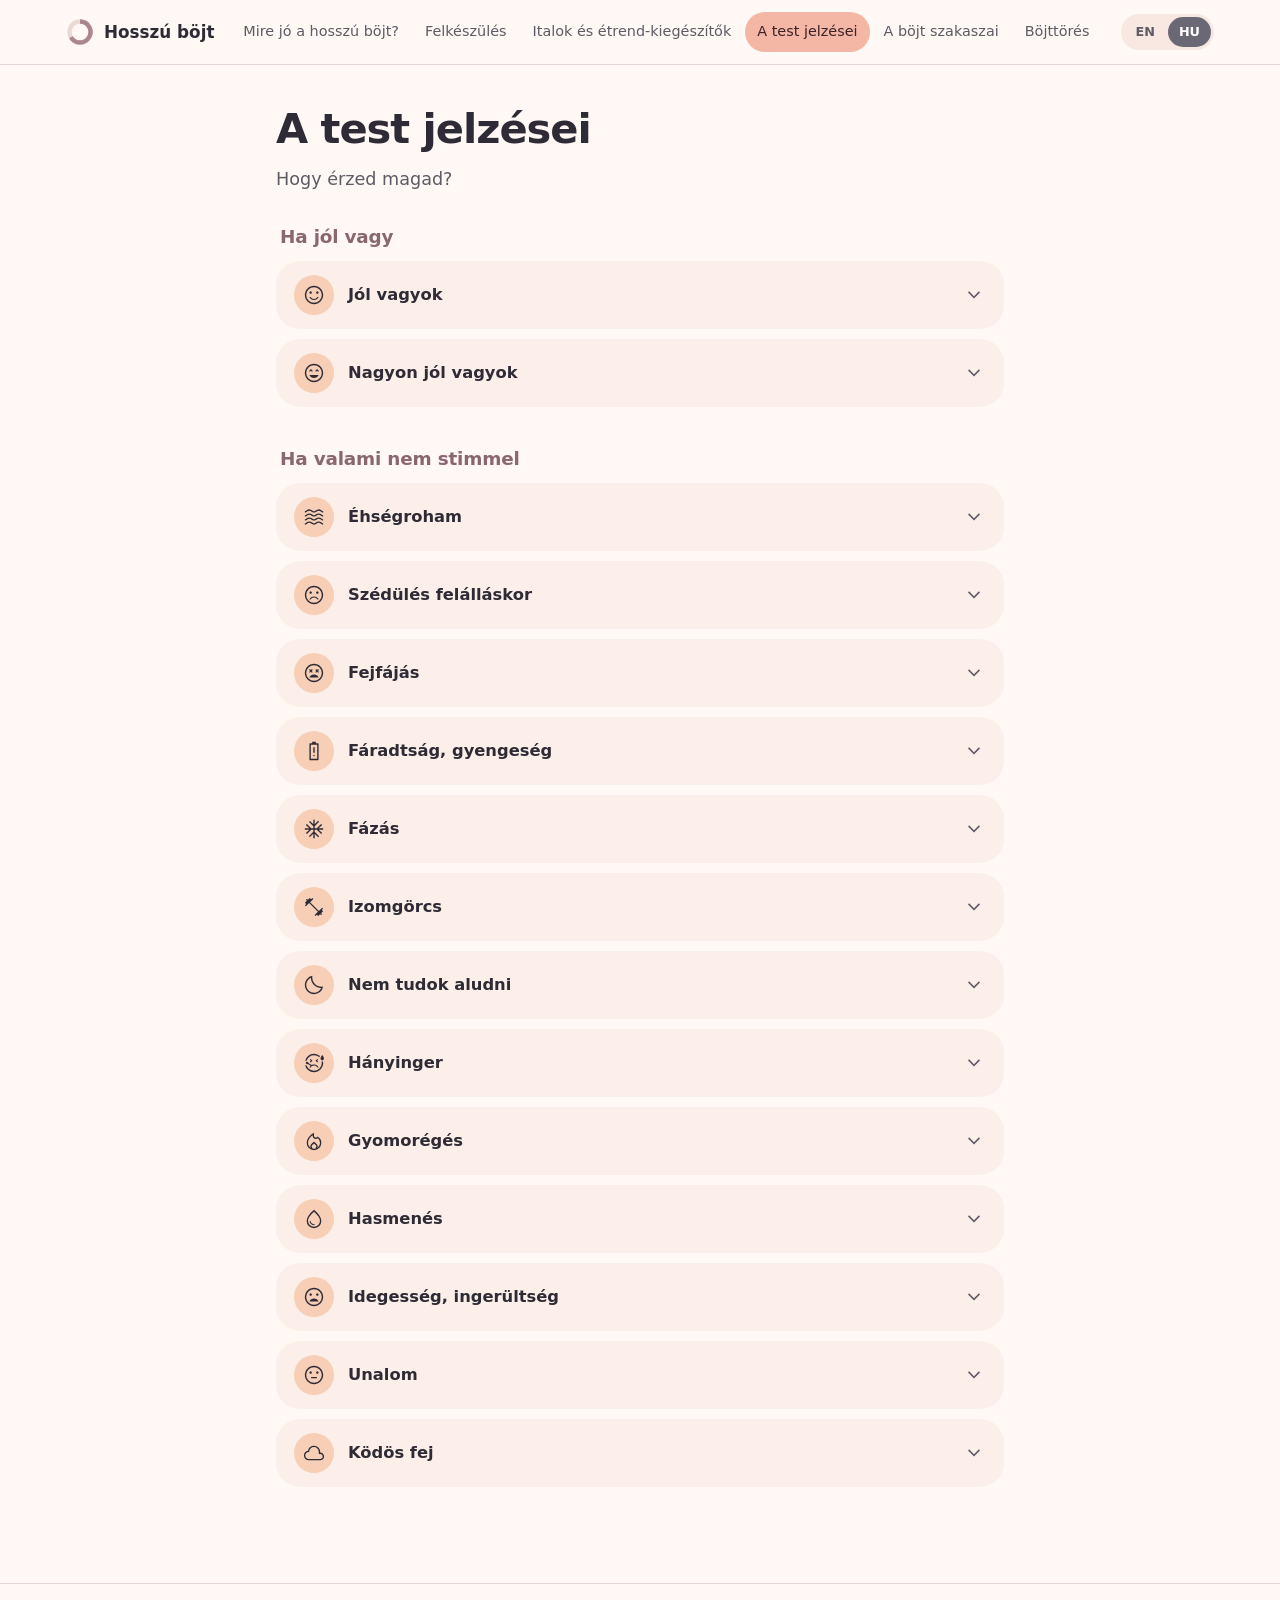
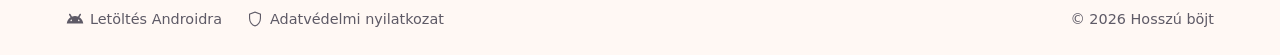
<file: hu/body-signals/index.html>
<!DOCTYPE html><html lang="hu"> <head><meta charset="UTF-8"><meta name="viewport" content="width=device-width, initial-scale=1.0"><title>A test jelzései böjt alatt: tünetek és teendők | Hosszú böjt</title><meta name="description" content="Éhség, szédülés, fejfájás, görcsök, rossz alvás: miért jelentkeznek hosszú böjt alatt, és mi segít."><link rel="canonical" href="https://prolongedfasting.github.io/hu/body-signals/"><meta name="color-scheme" content="light dark"><meta name="theme-color" content="#FFF8F4" media="(prefers-color-scheme: light)"><meta name="theme-color" content="#1E1C22" media="(prefers-color-scheme: dark)"><link rel="alternate" hreflang="en" href="https://prolongedfasting.github.io/en/body-signals/"><link rel="alternate" hreflang="hu" href="https://prolongedfasting.github.io/hu/body-signals/"><link rel="alternate" hreflang="x-default" href="https://prolongedfasting.github.io/en/body-signals/"><meta property="og:type" content="website"><meta property="og:title" content="A test jelzései böjt alatt: tünetek és teendők | Hosszú böjt"><meta property="og:description" content="Éhség, szédülés, fejfájás, görcsök, rossz alvás: miért jelentkeznek hosszú böjt alatt, és mi segít."><meta property="og:url" content="https://prolongedfasting.github.io/hu/body-signals/"><meta property="og:site_name" content="Hosszú böjt"><meta property="og:locale" content="hu_HU"><meta name="twitter:card" content="summary"><meta name="twitter:title" content="A test jelzései böjt alatt: tünetek és teendők | Hosszú böjt"><meta name="twitter:description" content="Éhség, szédülés, fejfájás, görcsök, rossz alvás: miért jelentkeznek hosszú böjt alatt, és mi segít."><script type="application/ld+json">{"@context":"https://schema.org","@type":"WebSite","name":"Hosszú böjt","url":"https://prolongedfasting.github.io","inLanguage":"hu","description":"Éhség, szédülés, fejfájás, görcsök, rossz alvás: miért jelentkeznek hosszú böjt alatt, és mi segít."}</script><link rel="icon" type="image/svg+xml" href="/favicon.svg"><link rel="sitemap" href="/sitemap.xml"><link rel="stylesheet" href="/_astro/body-signals.C4jGwoBI.css">
<style>.group[data-astro-cid-u4f4zszf]+.group[data-astro-cid-u4f4zszf]{margin-top:40px}.group-title[data-astro-cid-u4f4zszf]{color:var(--secondary);margin-bottom:12px;padding-left:4px}.signals[data-astro-cid-u4f4zszf]{display:flex;flex-direction:column;gap:10px}.signal[data-astro-cid-u4f4zszf]{background:var(--surface-low);border-radius:var(--radius-lg)}.signal[data-astro-cid-u4f4zszf]>summary[data-astro-cid-u4f4zszf]{display:flex;align-items:center;gap:14px;padding:14px 18px;cursor:pointer;list-style:none;border-radius:var(--radius-lg)}.signal[data-astro-cid-u4f4zszf]>summary[data-astro-cid-u4f4zszf]::-webkit-details-marker{display:none}.signal[data-astro-cid-u4f4zszf]>summary[data-astro-cid-u4f4zszf]:hover{background:var(--surface)}.signal[data-astro-cid-u4f4zszf]>summary[data-astro-cid-u4f4zszf] h3[data-astro-cid-u4f4zszf]{flex:1;font-size:1.02rem;font-weight:600}.signal[data-astro-cid-u4f4zszf]>summary[data-astro-cid-u4f4zszf] .chevron{color:var(--on-bg-muted)}@media (prefers-reduced-motion: no-preference){.signal[data-astro-cid-u4f4zszf]>summary[data-astro-cid-u4f4zszf] .chevron{transition:transform .2s ease}}.signal[data-astro-cid-u4f4zszf][open]>summary[data-astro-cid-u4f4zszf] .chevron{transform:rotate(180deg)}.signal-body[data-astro-cid-u4f4zszf]{padding:4px 24px 24px}h4[data-astro-cid-u4f4zszf]{font-size:.95rem;font-weight:650;color:var(--secondary);margin-bottom:6px}.todo[data-astro-cid-u4f4zszf]{margin-top:20px;padding:20px;border-radius:var(--radius-md);background:var(--secondary-container);color:var(--on-secondary-container)}.todo[data-astro-cid-u4f4zszf] h4[data-astro-cid-u4f4zszf]{color:inherit;margin-bottom:12px}.todo[data-astro-cid-u4f4zszf] .muted[data-astro-cid-u4f4zszf]{color:inherit;opacity:.85}
</style><script type="module">const s=document.getElementById("menuToggle"),t=document.getElementById("mainNav"),n=e=>{t?.classList.toggle("open",e),s?.setAttribute("aria-expanded",String(e))};s?.addEventListener("click",()=>n(!t?.classList.contains("open")));t?.querySelectorAll("a").forEach(e=>e.addEventListener("click",()=>n(!1)));document.addEventListener("keydown",e=>{e.key==="Escape"&&n(!1)});
</script></head> <body> <a class="skip-link" href="#content">Ugrás a tartalomra</a> <header class="site-header"> <div class="header-inner"> <a class="brand" href="/hu/"> <svg viewBox="0 0 32 32" aria-hidden="true"> <circle cx="16" cy="16" r="12" fill="none" stroke="var(--ring-track)" stroke-width="5"></circle> <path d="M16 4 A12 12 0 1 1 5.6 22" fill="none" stroke="var(--ring-3)" stroke-width="5"></path> </svg> Hosszú böjt </a> <nav class="main-nav" id="mainNav" aria-label="Menü"> <a href="/hu/"> <svg class="icon" width="20" height="20" viewBox="0 -960 960 960" fill="currentColor" aria-hidden="true" focusable="false"><path d="M453-280h60v-240h-60v240Zm50.5-323.2q9.5-9.2 9.5-22.8 0-14.45-9.48-24.22-9.48-9.78-23.5-9.78t-23.52 9.78Q447-640.45 447-626q0 13.6 9.48 22.8 9.48 9.2 23.5 9.2t23.52-9.2ZM480.27-80q-82.74 0-155.5-31.5Q252-143 197.5-197.5t-86-127.34Q80-397.68 80-480.5t31.5-155.66Q143-709 197.5-763t127.34-85.5Q397.68-880 480.5-880t155.66 31.5Q709-817 763-763t85.5 127Q880-563 880-480.27q0 82.74-31.5 155.5Q817-252 763-197.68q-54 54.31-127 86Q563-80 480.27-80Zm.23-60Q622-140 721-239.5t99-241Q820-622 721.19-721T480-820q-141 0-240.5 98.81T140-480q0 141 99.5 240.5t241 99.5Zm-.5-340Z"/></svg>Mire jó a hosszú böjt? </a><a href="/hu/preparation/"> <svg class="icon" width="20" height="20" viewBox="0 -960 960 960" fill="currentColor" aria-hidden="true" focusable="false"><path d="M560-574v-48q33-14 67.5-21t72.5-7q26 0 51 4t49 10v44q-24-9-48.5-13.5T700-610q-38 0-73 9.5T560-574Zm0 220v-49q33-13.5 67.5-20.25T700-430q26 0 51 4t49 10v44q-24-9-48.5-13.5T700-390q-38 0-73 9t-67 27Zm0-110v-48q33-14 67.5-21t72.5-7q26 0 51 4t49 10v44q-24-9-48.5-13.5T700-500q-38 0-73 9.5T560-464ZM248-300q53.57 0 104.28 12.5Q403-275 452-250v-427q-45-30-97.62-46.5Q301.76-740 248-740q-38 0-74.5 9.5T100-707v434q31-14 70.5-20.5T248-300Zm264 50q50-25 98-37.5T712-300q38 0 78.5 6t69.5 16v-429q-34-17-71.82-25-37.82-8-76.18-8-54 0-104.5 16.5T512-677v427Zm-30 90q-51-38-111-58.5T248-239q-36.54 0-71.77 9T106-208q-23.1 11-44.55-3Q40-225 40-251v-463q0-15 7-27.5T68-761q42-20 87.39-29.5 45.4-9.5 92.61-9.5 63 0 122.5 17T482-731q51-35 109.5-52T712-800q46.87 0 91.93 9.5Q849-781 891-761q14 7 21.5 19.5T920-714v463q0 27.89-22.5 42.45Q875-194 853-208q-34-14-69.23-22.5Q748.54-239 712-239q-63 0-121 21t-109 58ZM276-489Z"/></svg>Felkészülés </a><a href="/hu/what-to-consume/"> <svg class="icon" width="20" height="20" viewBox="0 -960 960 960" fill="currentColor" aria-hidden="true" focusable="false"><path d="M262-80q-23 0-40.5-15T202-133l-82-747h720l-82 747q-2 23-19.5 38T698-80H262Zm-48-500 48 440h436l48-440H214Zm-7-60h546l20-180H187l20 180Zm239 373.5Q432-280 432-299q0-24 12.5-53t35.5-59q23 30 35.5 59t12.5 53q0 19-14 32.5T480-253q-20 0-34-13.5ZM556.5-224q31.5-31 31.5-75 0-47-28.5-100T480-500q-51 48-79.5 101T372-299q0 44 31.5 75t76.5 31q45 0 76.5-31ZM214-140h532-532Z"/></svg>Italok és étrend-kiegészítők </a><a href="/hu/body-signals/" aria-current="page"> <svg class="icon" width="20" height="20" viewBox="0 -960 960 960" fill="currentColor" aria-hidden="true" focusable="false"><path d="M80-570v-170q0-24 18-42t42-18h680q24 0 42 18t18 42v170h-60v-170H140v170H80Zm60 410q-24 0-42-18t-18-42v-170h60v170h680v-170h60v170q0 24-18 42t-42 18H140Zm275.6-134q7.6-4 11.4-12l133-266 53 106q3.75 8 11.25 12t15.75 4h240v-60H659l-72-143q-3.72-8.25-11.17-11.63-7.45-3.37-15.64-3.37-8.19 0-15.79 3.37-7.6 3.38-11.4 11.63L400-388l-53-106q-3.75-8-11.25-12T320-510H80v60h221l72 144q3.72 8 11.17 12 7.45 4 15.64 4 8.19 0 15.79-4ZM480-480Z"/></svg>A test jelzései </a><a href="/hu/phases/"> <svg class="icon" width="20" height="20" viewBox="0 -960 960 960" fill="currentColor" aria-hidden="true" focusable="false"><path d="M109.91-240Q81-240 60.5-260.59 40-281.18 40-310.09t20.49-49.41q20.5-20.5 49.28-20.5 5.23 0 10.23.5t13 2.5l200-200q-2-8-2.5-13t-.5-10.23q0-28.78 20.59-49.28Q371.18-670 400.09-670t49.41 20.63q20.5 20.64 20.5 49.61 0 1.76-3 22.76l110 110q8-2 13-2.5t10-.5q5 0 10 .5t13 2.5l160-160q-2-8-2.5-13t-.5-10.23q0-28.78 20.59-49.28Q821.18-720 850.09-720t49.41 20.59q20.5 20.59 20.5 49.5t-20.49 49.41q-20.5 20.5-49.28 20.5-5.23 0-10.23-.5t-13-2.5L667-423q2 8 2.5 13t.5 10.23q0 28.78-20.59 49.28Q628.82-330 599.91-330t-49.41-20.49q-20.5-20.5-20.5-49.28 0-5.23.5-10.23t2.5-13L423-533q-8 2-13 2.5t-10.25.5q-1.75 0-22.75-3L177-333q2 8 2.5 13t.5 10.23q0 28.78-20.59 49.28Q138.82-240 109.91-240Z"/></svg>A böjt szakaszai </a><a href="/hu/fast-break/"> <svg class="icon" width="20" height="20" viewBox="0 -960 960 960" fill="currentColor" aria-hidden="true" focusable="false"><path d="m140-120-60-60h800l-60 60H140Zm-20-121q5-17 16-30.5t24-25.5v-325h-40v-50h40v-34h-40v-50h40v-34h-40v-50h290q24.75 0 42.38 17.62Q470-804.75 470-780v24h370v50H470v24q0 24.75-17.62 42.37Q434.75-622 410-622h-95v271q21 2 39.5 10t35.5 22q17-69 74-109.5T593-469q88 0 147.5 63.5T800-254v13H120Zm330-60h283q-10-49-49.5-78.5T593-409q-51 0-92 29t-51 79ZM315-756h105v-34H315v34Zm0 84h105v-34H315v34Zm-105-84h55v-34h-55v34Zm0 84h55v-34h-55v34Zm0 340q12-9 26-14t29-6v-270h-55v290Zm382 31Z"/></svg>Böjttörés </a> </nav> <div class="lang-switch"> <a href="/en/body-signals/" hreflang="en" lang="en">EN</a> <a href="/hu/body-signals/" hreflang="hu" lang="hu" aria-current="true">HU</a> </div> <button class="menu-button" id="menuToggle" aria-label="Menü" aria-expanded="false" aria-controls="mainNav"> <span class="open"><svg class="icon" width="24" height="24" viewBox="0 -960 960 960" fill="currentColor" aria-hidden="true" focusable="false"><path d="M120-240v-60h720v60H120Zm0-210v-60h720v60H120Zm0-210v-60h720v60H120Z"/></svg></span> <span class="close"><svg class="icon" width="24" height="24" viewBox="0 -960 960 960" fill="currentColor" aria-hidden="true" focusable="false"><path d="m249-207-42-42 231-231-231-231 42-42 231 231 231-231 42 42-231 231 231 231-42 42-231-231-231 231Z"/></svg></span> </button> </div> </header> <main id="content">  <header class="page-head" data-astro-cid-u4f4zszf> <h1 data-astro-cid-u4f4zszf>A test jelzései</h1> <p class="lead" data-astro-cid-u4f4zszf>Hogy érzed magad?</p> </header> <section class="group" data-astro-cid-u4f4zszf> <h2 class="group-title" data-astro-cid-u4f4zszf>Ha jól vagy</h2> <div class="signals" data-astro-cid-u4f4zszf> <details class="signal" data-astro-cid-u4f4zszf> <summary data-astro-cid-u4f4zszf> <span class="badge" data-astro-cid-u4f4zszf><svg class="icon" width="22" height="22" viewBox="0 -960 960 960" fill="currentColor" aria-hidden="true" focusable="false"><path d="M626-533q23 0 38.5-15.5T680-587q0-23-15.5-38.5T626-641q-23 0-38.5 15.5T572-587q0 23 15.5 38.5T626-533Zm-292 0q23 0 38.5-15.5T388-587q0-23-15.5-38.5T334-641q-23 0-38.5 15.5T280-587q0 23 15.5 38.5T334-533Zm267.5 236.5Q657-332 682-393h-52q-23 40-63 61.5T481-310q-47 0-87.5-21T331-393h-53q26 61 81 96.5T480-261q66 0 121.5-35.5ZM324-111.5Q251-143 197-197t-85.5-127Q80-397 80-480t31.5-156Q143-709 197-763t127-85.5Q397-880 480-880t156 31.5Q709-817 763-763t85.5 127Q880-563 880-480t-31.5 156Q817-251 763-197t-127 85.5Q563-80 480-80t-156-31.5ZM480-480Zm241 241q99-99 99-241t-99-241q-99-99-241-99t-241 99q-99 99-99 241t99 241q99 99 241 99t241-99Z"/></svg></span> <h3 data-astro-cid-u4f4zszf>Jól vagyok</h3> <svg class="icon chevron" width="24" height="24" viewBox="0 -960 960 960" fill="currentColor" aria-hidden="true" focusable="false"><path d="M480-344 240-584l43-43 197 197 197-197 43 43-240 240Z"/></svg> </summary> <div class="signal-body" data-astro-cid-u4f4zszf> <h4 data-astro-cid-u4f4zszf>Mi történik?</h4> <p data-astro-cid-u4f4zszf>A nehéz kezdeten túl vagy, az agyad már zsírból nyeri az energiát. Nagy pörgést nem érzel, rosszullétet sem: az anyagcseréd megnyugodott.</p> <div class="todo" data-astro-cid-u4f4zszf> <h4 data-astro-cid-u4f4zszf>Mit tegyél?</h4> <div class="items" data-astro-cid-u4f4zszf> <div class="item" data-astro-cid-u4f4zszf> <h3 data-astro-cid-u4f4zszf>Pótold tovább az ásványi anyagokat</h3> <p class="muted" data-astro-cid-u4f4zszf>Akkor is pótold rendszeresen a sót és a többi ásványi anyagot, ha jól érzed magad.</p> </div><div class="item" data-astro-cid-u4f4zszf> <h3 data-astro-cid-u4f4zszf>Türelem</h3> <p class="muted" data-astro-cid-u4f4zszf>Lehet, hogy semmi különöset nem érzel, de a tested közben a háttérben dolgozik.</p> </div><div class="item" data-astro-cid-u4f4zszf> <h3 data-astro-cid-u4f4zszf>Élj a szokásos módon</h3> <p class="muted" data-astro-cid-u4f4zszf>Ez jó idő a napi teendőkre, sétára vagy elmélyült munkára.</p> </div> </div> </div> </div> </details><details class="signal" data-astro-cid-u4f4zszf> <summary data-astro-cid-u4f4zszf> <span class="badge" data-astro-cid-u4f4zszf><svg class="icon" width="22" height="22" viewBox="0 -960 960 960" fill="currentColor" aria-hidden="true" focusable="false"><path d="M601.5-296.5Q657-332 682-393H278q26 61 81 96.5T480-261q66 0 121.5-35.5ZM302-533l45-45 45 45 36-36-81-81-81 81 36 36Zm267 0 45-45 45 45 36-36-81-81-81 81 36 36ZM324-111.5Q251-143 197-197t-85.5-127Q80-397 80-480t31.5-156Q143-709 197-763t127-85.5Q397-880 480-880t156 31.5Q709-817 763-763t85.5 127Q880-563 880-480t-31.5 156Q817-251 763-197t-127 85.5Q563-80 480-80t-156-31.5ZM480-480Zm241 241q99-99 99-241t-99-241q-99-99-241-99t-241 99q-99 99-99 241t99 241q99 99 241 99t241-99Z"/></svg></span> <h3 data-astro-cid-u4f4zszf>Nagyon jól vagyok</h3> <svg class="icon chevron" width="24" height="24" viewBox="0 -960 960 960" fill="currentColor" aria-hidden="true" focusable="false"><path d="M480-344 240-584l43-43 197 197 197-197 43 43-240 240Z"/></svg> </summary> <div class="signal-body" data-astro-cid-u4f4zszf> <h4 data-astro-cid-u4f4zszf>Mi történik?</h4> <p data-astro-cid-u4f4zszf>A 3-4. nap körül sokan hirtelen szellemi és fizikai lendületet kapnak. A szervezet ilyenkor több növekedési hormont és adrenalint termel, hogy bírd a napot.</p> <div class="todo" data-astro-cid-u4f4zszf> <h4 data-astro-cid-u4f4zszf>Mit tegyél?</h4> <div class="items" data-astro-cid-u4f4zszf> <div class="item" data-astro-cid-u4f4zszf> <h3 data-astro-cid-u4f4zszf>Használd ki a fókuszt</h3> <p class="muted" data-astro-cid-u4f4zszf>Vállalj nehezebb feladatot, tanulj, vagy foglalkozz egy alkotó hobbival.</p> </div><div class="item" data-astro-cid-u4f4zszf> <h3 data-astro-cid-u4f4zszf>Mozogj egy kicsit</h3> <p class="muted" data-astro-cid-u4f4zszf>Egy kis mozgás tovább javíthatja a kedved.</p> </div><div class="item" data-astro-cid-u4f4zszf> <h3 data-astro-cid-u4f4zszf>Jegyezd meg</h3> <p class="muted" data-astro-cid-u4f4zszf>Figyeld meg, milyen ez az érzés. A következő böjtöd mélypontjain jól jön, ha emlékszel rá.</p> </div> </div> </div> </div> </details> </div> </section><section class="group" data-astro-cid-u4f4zszf> <h2 class="group-title" data-astro-cid-u4f4zszf>Ha valami nem stimmel</h2> <div class="signals" data-astro-cid-u4f4zszf> <details class="signal" data-astro-cid-u4f4zszf> <summary data-astro-cid-u4f4zszf> <span class="badge" data-astro-cid-u4f4zszf><svg class="icon" width="22" height="22" viewBox="0 -960 960 960" fill="currentColor" aria-hidden="true" focusable="false"><path d="M80-146v-60q28-3 48-16t40-27.5q20-14.5 45-25.5t62-11q37 0 63 12.5t47.5 27.5q21.5 15 43.5 27.5t51 12.5q29 0 51-12.5t43.5-27.5q21.5-15 47.5-27.5t63-12.5q37 0 61.5 11t45 25.5Q812-235 832-222t48 16v60q-35-2-58.5-14.5t-44-27Q757-202 736-214t-51-12q-30 0-52.5 12.5t-44 27.5q-21.5 15-47 27.5T480-146q-36 0-61.5-12.5t-47-27.5q-21.5-15-44-27.5T275-226q-30 0-51.5 12T182-187.5q-20 14.5-43.5 27T80-146Zm0-176v-60q28-3 48-16t40-27.5q20-14.5 45-25.5t62-11q37 0 63 12.5t47.5 27.5q21.5 15 43.5 27.5t51 12.5q29 0 51-12.5t43.5-27.5q21.5-15 47.5-27.5t63-12.5q37 0 61.5 11t45 25.5Q812-411 832-398t48 16v60q-35-4-58.5-17t-44-27Q757-380 736-391t-51-11q-30 0-52 12.5T589-362q-22 15-47.5 27.5T480-322q-36 0-61.5-12.5t-47-27.5q-21.5-15-44-27.5T275-402q-30 0-51.5 12T182-363.5q-20 14.5-43.5 27T80-322Zm0-176v-60q28-2 48-14.5t40-27q20-14.5 45-26.5t62-12q37 0 63 12.5t47.5 27.5q21.5 15 43.5 27.5t51 12.5q29 0 51-12.5t43.5-27.5q21.5-15 47.5-27.5t63-12.5q37 0 61.5 12t45 26.5q20.5 14.5 40.5 27t48 14.5v60q-35-2-58.5-14.5t-44-27Q757-554 736-566t-51-12q-30 0-52.5 12.5t-44 27.5q-21.5 15-47 27.5T480-498q-36 0-61.5-12.5t-47-27.5q-21.5-15-44-27.5T275-578q-30 0-51.5 12T182-539.5q-20 14.5-43.5 27T80-498Zm0-176v-60q28-3 48-16t40-27.5q20-14.5 45-25.5t62-11q37 0 63 12.5t47.5 27.5q21.5 15 43.5 27.5t51 12.5q29 0 51-12.5t43.5-27.5q21.5-15 47.5-27.5t63-12.5q37 0 61.5 11t45 25.5Q812-763 832-750t48 16v60q-35-2-58.5-14.5t-44-27Q757-730 736-742t-51-12q-30 0-52.5 12.5t-44 27.5q-21.5 15-47 27.5T480-674q-36 0-61.5-12.5t-47-27.5q-21.5-15-44-27.5T275-754q-30 0-51.5 12T182-715.5q-20 14.5-43.5 27T80-674Z"/></svg></span> <h3 data-astro-cid-u4f4zszf>Éhségroham</h3> <svg class="icon chevron" width="24" height="24" viewBox="0 -960 960 960" fill="currentColor" aria-hidden="true" focusable="false"><path d="M480-344 240-584l43-43 197 197 197-197 43 43-240 240Z"/></svg> </summary> <div class="signal-body" data-astro-cid-u4f4zszf> <h4 data-astro-cid-u4f4zszf>Mi történik?</h4> <p data-astro-cid-u4f4zszf>Az éhség nem nő folyamatosan, hanem hullámokban jön. Egy hullám általában 15-20 perc alatt magától elmúlik.</p> <div class="todo" data-astro-cid-u4f4zszf> <h4 data-astro-cid-u4f4zszf>Mit tegyél?</h4> <div class="items" data-astro-cid-u4f4zszf> <div class="item" data-astro-cid-u4f4zszf> <h3 data-astro-cid-u4f4zszf>Só a nyelvre</h3> <p class="muted" data-astro-cid-u4f4zszf>Olvassz el pár szem tengeri sót a nyelveden. Sokszor gyorsan elmúlik tőle a sóvárgás.</p> </div><div class="item" data-astro-cid-u4f4zszf> <h3 data-astro-cid-u4f4zszf>Szénsavas víz</h3> <p class="muted" data-astro-cid-u4f4zszf>A buborékok kitöltik a gyomrod, így kevésbé érzed az éhséget.</p> </div><div class="item" data-astro-cid-u4f4zszf> <h3 data-astro-cid-u4f4zszf>Várj 15 percet</h3> <p class="muted" data-astro-cid-u4f4zszf>Foglald le magad 15 percig: olvass, rakj rendet, kertészkedj. A hullám sokszor elmúlik, mire észreveszed.</p> </div> </div> </div> </div> </details><details class="signal" data-astro-cid-u4f4zszf> <summary data-astro-cid-u4f4zszf> <span class="badge" data-astro-cid-u4f4zszf><svg class="icon" width="22" height="22" viewBox="0 -960 960 960" fill="currentColor" aria-hidden="true" focusable="false"><path d="M626-533q23 0 38.5-15.5T680-587q0-23-15.5-38.5T626-641q-23 0-38.5 15.5T572-587q0 23 15.5 38.5T626-533Zm-292 0q23 0 38.5-15.5T388-587q0-23-15.5-38.5T334-641q-23 0-38.5 15.5T280-587q0 23 15.5 38.5T334-533Zm24.5 153.5Q304-342 278-280h53q22-42 62-65t88-23q47 0 86.5 23.5T630-280h52q-25-63-80-100t-122-37q-67 0-121.5 37.5Zm-34.5 268Q251-143 197-197t-85.5-127Q80-397 80-480t31.5-156Q143-709 197-763t127-85.5Q397-880 480-880t156 31.5Q709-817 763-763t85.5 127Q880-563 880-480t-31.5 156Q817-251 763-197t-127 85.5Q563-80 480-80t-156-31.5ZM480-480Zm241 241q99-99 99-241t-99-241q-99-99-241-99t-241 99q-99 99-99 241t99 241q99 99 241 99t241-99Z"/></svg></span> <h3 data-astro-cid-u4f4zszf>Szédülés felálláskor</h3> <svg class="icon chevron" width="24" height="24" viewBox="0 -960 960 960" fill="currentColor" aria-hidden="true" focusable="false"><path d="M480-344 240-584l43-43 197 197 197-197 43 43-240 240Z"/></svg> </summary> <div class="signal-body" data-astro-cid-u4f4zszf> <h4 data-astro-cid-u4f4zszf>Mi történik?</h4> <p data-astro-cid-u4f4zszf>Alacsony inzulinszintnél a tested vizet és sót veszít, és leesik a vérnyomásod. Ha hirtelen állsz fel, ettől szédülhetsz.</p> <div class="todo" data-astro-cid-u4f4zszf> <h4 data-astro-cid-u4f4zszf>Mit tegyél?</h4> <div class="items" data-astro-cid-u4f4zszf> <div class="item" data-astro-cid-u4f4zszf> <h3 data-astro-cid-u4f4zszf>Sós víz</h3> <p class="muted" data-astro-cid-u4f4zszf>Igyál egy kis sós vizet, ez általában gyorsan rendbe teszi a keringést.</p> </div><div class="item" data-astro-cid-u4f4zszf> <h3 data-astro-cid-u4f4zszf>Lassan állj fel</h3> <p class="muted" data-astro-cid-u4f4zszf>Előbb ülj fel, várj pár másodpercet, és csak utána állj fel.</p> </div> </div> </div> </div> </details><details class="signal" data-astro-cid-u4f4zszf> <summary data-astro-cid-u4f4zszf> <span class="badge" data-astro-cid-u4f4zszf><svg class="icon" width="22" height="22" viewBox="0 -960 960 960" fill="currentColor" aria-hidden="true" focusable="false"><path d="M358.5-379.5Q304-342 278-280h404q-25-63-80-100t-122-37q-67 0-121.5 37.5ZM297-489l50-45 45 45 31-36-45-45 45-45-31-36-45 45-50-45-31 36 45 45-45 45 31 36Zm272 0 44-45 51 45 31-36-45-45 45-45-31-36-51 45-44-45-31 36 44 45-44 45 31 36ZM324-111.5Q251-143 197-197t-85.5-127Q80-397 80-480t31.5-156Q143-709 197-763t127-85.5Q397-880 480-880t156 31.5Q709-817 763-763t85.5 127Q880-563 880-480t-31.5 156Q817-251 763-197t-127 85.5Q563-80 480-80t-156-31.5ZM480-480Zm241 241q99-99 99-241t-99-241q-99-99-241-99t-241 99q-99 99-99 241t99 241q99 99 241 99t241-99Z"/></svg></span> <h3 data-astro-cid-u4f4zszf>Fejfájás</h3> <svg class="icon chevron" width="24" height="24" viewBox="0 -960 960 960" fill="currentColor" aria-hidden="true" focusable="false"><path d="M480-344 240-584l43-43 197 197 197-197 43 43-240 240Z"/></svg> </summary> <div class="signal-body" data-astro-cid-u4f4zszf> <h4 data-astro-cid-u4f4zszf>Mi történik?</h4> <p data-astro-cid-u4f4zszf>Legtöbbször a kevés só okozza, vagy az, hogy a szervezeted még szokja az átállást.</p> <div class="todo" data-astro-cid-u4f4zszf> <h4 data-astro-cid-u4f4zszf>Mit tegyél?</h4> <div class="items" data-astro-cid-u4f4zszf> <div class="item" data-astro-cid-u4f4zszf> <h3 data-astro-cid-u4f4zszf>Sós víz</h3> <p class="muted" data-astro-cid-u4f4zszf>Egy pohár víz egy csipet sóval gyakran percek alatt segít.</p> </div><div class="item" data-astro-cid-u4f4zszf> <h3 data-astro-cid-u4f4zszf>Magnézium</h3> <p class="muted" data-astro-cid-u4f4zszf>Vegyél be magnéziumot is, segít ellazítani a nyak- és fejizmokat.</p> </div> </div> </div> </div> </details><details class="signal" data-astro-cid-u4f4zszf> <summary data-astro-cid-u4f4zszf> <span class="badge" data-astro-cid-u4f4zszf><svg class="icon" width="22" height="22" viewBox="0 -960 960 960" fill="currentColor" aria-hidden="true" focusable="false"><path d="M450-403h60v-240h-60v240Zm30.5 150q12.5 0 21-9t8.5-21.5q0-12.5-8.62-21-8.63-8.5-21.38-8.5-12 0-21 8.62-9 8.63-9 21.38 0 12 9 21t21.5 9ZM310-80q-12.75 0-21.37-8.63Q280-97.25 280-110v-676q0-12.75 8.63-21.38Q297.25-816 310-816h90v-64h160v64h90q12.75 0 21.38 8.62Q680-798.75 680-786v676q0 12.75-8.62 21.37Q662.75-80 650-80H310Zm30-60h280v-616H340v616Zm0 0h280-280Z"/></svg></span> <h3 data-astro-cid-u4f4zszf>Fáradtság, gyengeség</h3> <svg class="icon chevron" width="24" height="24" viewBox="0 -960 960 960" fill="currentColor" aria-hidden="true" focusable="false"><path d="M480-344 240-584l43-43 197 197 197-197 43 43-240 240Z"/></svg> </summary> <div class="signal-body" data-astro-cid-u4f4zszf> <h4 data-astro-cid-u4f4zszf>Mi történik?</h4> <p data-astro-cid-u4f4zszf>Az izmaidnak és az idegeidnek ásványi anyagok (elektrolitok) kellenek a működéshez, és lehet, hogy kevés van belőlük.</p> <div class="todo" data-astro-cid-u4f4zszf> <h4 data-astro-cid-u4f4zszf>Mit tegyél?</h4> <div class="items" data-astro-cid-u4f4zszf> <div class="item" data-astro-cid-u4f4zszf> <h3 data-astro-cid-u4f4zszf>Elektrolitok</h3> <p class="muted" data-astro-cid-u4f4zszf>Nézd meg, bevittél-e ma elég sót, káliumot és magnéziumot. Ha nem, pótold most.</p> </div><div class="item" data-astro-cid-u4f4zszf> <h3 data-astro-cid-u4f4zszf>Friss levegő</h3> <p class="muted" data-astro-cid-u4f4zszf>Egy rövid séta segíti a zsírégetést, és ettől visszajöhet egy kis energia.</p> </div> </div> </div> </div> </details><details class="signal" data-astro-cid-u4f4zszf> <summary data-astro-cid-u4f4zszf> <span class="badge" data-astro-cid-u4f4zszf><svg class="icon" width="22" height="22" viewBox="0 -960 960 960" fill="currentColor" aria-hidden="true" focusable="false"><path d="M450-80v-195L301-126l-43-42 192-192v-90h-90L172-262l-44-41 147-147H80v-60h195L125-660l43-43 192 193h90v-91L262-789l42-44 146 147v-194h60v194l150-150 42 43-192 192v91h91l189-189 43 42-147 147h194v60H686l148 149-41 43-192-192h-91v90l192 193-41 43-151-151v195h-60Z"/></svg></span> <h3 data-astro-cid-u4f4zszf>Fázás</h3> <svg class="icon chevron" width="24" height="24" viewBox="0 -960 960 960" fill="currentColor" aria-hidden="true" focusable="false"><path d="M480-344 240-584l43-43 197 197 197-197 43 43-240 240Z"/></svg> </summary> <div class="signal-body" data-astro-cid-u4f4zszf> <h4 data-astro-cid-u4f4zszf>Mi történik?</h4> <p data-astro-cid-u4f4zszf>A tested spórol az energiával, és a létfontosságú szervekhez irányítja a vért, ezért a kezed és a lábad kihűlhet.</p> <div class="todo" data-astro-cid-u4f4zszf> <h4 data-astro-cid-u4f4zszf>Mit tegyél?</h4> <div class="items" data-astro-cid-u4f4zszf> <div class="item" data-astro-cid-u4f4zszf> <h3 data-astro-cid-u4f4zszf>Böjtleves</h3> <p class="muted" data-astro-cid-u4f4zszf>Forró víz sóval, borssal, bazsalikommal, kurkumával, petrezselyemmel, medvehagymával. Belülről melegít, és közben sót is kapsz.</p> </div><div class="item" data-astro-cid-u4f4zszf> <h3 data-astro-cid-u4f4zszf>Mozogj</h3> <p class="muted" data-astro-cid-u4f4zszf>Csinálj 15 guggolást, hogy a vér visszaáramoljon a kezedbe és a lábadba.</p> </div> </div> </div> </div> </details><details class="signal" data-astro-cid-u4f4zszf> <summary data-astro-cid-u4f4zszf> <span class="badge" data-astro-cid-u4f4zszf><svg class="icon" width="22" height="22" viewBox="0 -960 960 960" fill="currentColor" aria-hidden="true" focusable="false"><path d="m550-84-42-42 142-142-382-382-142 142-42-42 56-58-56-56 85-85-42-42 42-42 43 41 84-84 56 56 58-56 42 42-142 142 382 382 142-142 42 42-56 58 56 56-86 86 42 42-42 42-42-42-84 84-56-56-58 56Z"/></svg></span> <h3 data-astro-cid-u4f4zszf>Izomgörcs</h3> <svg class="icon chevron" width="24" height="24" viewBox="0 -960 960 960" fill="currentColor" aria-hidden="true" focusable="false"><path d="M480-344 240-584l43-43 197 197 197-197 43 43-240 240Z"/></svg> </summary> <div class="signal-body" data-astro-cid-u4f4zszf> <h4 data-astro-cid-u4f4zszf>Mi történik?</h4> <p data-astro-cid-u4f4zszf>Szinte mindig magnézium- vagy káliumhiányt jelez.</p> <div class="todo" data-astro-cid-u4f4zszf> <h4 data-astro-cid-u4f4zszf>Mit tegyél?</h4> <div class="items" data-astro-cid-u4f4zszf> <div class="item" data-astro-cid-u4f4zszf> <h3 data-astro-cid-u4f4zszf>Kálium és só</h3> <p class="muted" data-astro-cid-u4f4zszf>Igyál sós, káliumos vizet, ez segít ellazulni az izmoknak.</p> </div><div class="item" data-astro-cid-u4f4zszf> <h3 data-astro-cid-u4f4zszf>Magnézium</h3> <p class="muted" data-astro-cid-u4f4zszf>Vegyél be egy adag magnézium-glicinátot, általában fél órán belül hat.</p> </div> </div> </div> </div> </details><details class="signal" data-astro-cid-u4f4zszf> <summary data-astro-cid-u4f4zszf> <span class="badge" data-astro-cid-u4f4zszf><svg class="icon" width="22" height="22" viewBox="0 -960 960 960" fill="currentColor" aria-hidden="true" focusable="false"><path d="M484-80q-84 0-157.5-32t-128-86.5Q144-253 112-326.5T80-484q0-146 93-257.5T410-880q-18 98 11 192.63 29 94.64 100 165.74 71 71.1 165.5 100.14Q781-392.45 880-410.47q-26 144.2-138 237.34Q630-80 484-80Zm0-60q100 0 182-57t132-145q-90-8-173-41.5T478.5-480Q415-543 382-625.5T341-797q-88 48-144.5 130.5T140-484q0 143.33 100.33 243.67Q340.67-140 484-140Zm-6-340Z"/></svg></span> <h3 data-astro-cid-u4f4zszf>Nem tudok aludni</h3> <svg class="icon chevron" width="24" height="24" viewBox="0 -960 960 960" fill="currentColor" aria-hidden="true" focusable="false"><path d="M480-344 240-584l43-43 197 197 197-197 43 43-240 240Z"/></svg> </summary> <div class="signal-body" data-astro-cid-u4f4zszf> <h4 data-astro-cid-u4f4zszf>Mi történik?</h4> <p data-astro-cid-u4f4zszf>Böjt alatt megemelkedik az adrenalinszint, ami ébren tarthat, még ha fáradt is vagy.</p> <div class="todo" data-astro-cid-u4f4zszf> <h4 data-astro-cid-u4f4zszf>Mit tegyél?</h4> <div class="items" data-astro-cid-u4f4zszf> <div class="item" data-astro-cid-u4f4zszf> <h3 data-astro-cid-u4f4zszf>Esti magnézium</h3> <p class="muted" data-astro-cid-u4f4zszf>Lefekvés előtt egy órával vedd be, segít lecsendesedni.</p> </div><div class="item" data-astro-cid-u4f4zszf> <h3 data-astro-cid-u4f4zszf>Sötét és hűvös</h3> <p class="muted" data-astro-cid-u4f4zszf>Aludj hűvös szobában, és lefekvés előtt két órával tedd le a telefont, kapcsold ki a tévét.</p> </div><div class="item" data-astro-cid-u4f4zszf> <h3 data-astro-cid-u4f4zszf>Nyugtató tea</h3> <p class="muted" data-astro-cid-u4f4zszf>Igyál meg egy bögre citromfű- vagy kamillateát.</p> </div> </div> </div> </div> </details><details class="signal" data-astro-cid-u4f4zszf> <summary data-astro-cid-u4f4zszf> <span class="badge" data-astro-cid-u4f4zszf><svg class="icon" width="22" height="22" viewBox="0 -960 960 960" fill="currentColor" aria-hidden="true" focusable="false"><path d="M85-545q23-143 134.5-239T480-880q75 0 141 25.5T740-784q-10 17-16.5 30.5T713-728q-46-43-105.5-67.5T480-820q-112 0-199 64T159-592q-22 5-41 16.5T85-545ZM480-80q-149 0-260.5-96.5T85-416q13 20 32 32t42 17q35 100 122.5 163.5T480-140q142 0 241-99.5T820-480q0-17-2-34t-5-34q7 2 13.5 2.5t13.5.5q9 0 17.5-1t16.5-3q3 17 4.5 34t1.5 35q0 82-31.5 155T763-197.5q-54 54.5-127 86T480-80ZM336-503l77-77-78-78-35 35 43 42-43 43 36 35Zm451-124q-22-22-22-53 0-26 13.5-54t61.5-97q48 69 61.5 97t13.5 54q0 31-22 53t-53 22q-31 0-53-22ZM625-502l36-36-43-43 42-42-35-35-78 78 78 78Zm-145 85q-26 0-51 6t-48 18l-146-84q0-16-7-29.5T208-528q-20-11-42-5.5T132-508q-11 20-5 42t26 34q14 8 28.5 7t28.5-9l125 73q-18 17-32.5 37T278-280h53q22-42 62.5-65t87.5-23q47 0 86.5 23t62.5 65h52q-25-62-80-99.5T480-417Zm0-63Z"/></svg></span> <h3 data-astro-cid-u4f4zszf>Hányinger</h3> <svg class="icon chevron" width="24" height="24" viewBox="0 -960 960 960" fill="currentColor" aria-hidden="true" focusable="false"><path d="M480-344 240-584l43-43 197 197 197-197 43 43-240 240Z"/></svg> </summary> <div class="signal-body" data-astro-cid-u4f4zszf> <h4 data-astro-cid-u4f4zszf>Mi történik?</h4> <p data-astro-cid-u4f4zszf>Okozhatja a gyomorban összegyűlt epe, vagy ha éhgyomorra vettél be vitamint.</p> <div class="todo" data-astro-cid-u4f4zszf> <h4 data-astro-cid-u4f4zszf>Mit tegyél?</h4> <div class="items" data-astro-cid-u4f4zszf> <div class="item" data-astro-cid-u4f4zszf> <h3 data-astro-cid-u4f4zszf>Gyömbér</h3> <p class="muted" data-astro-cid-u4f4zszf>A gyömbértea megnyugtathatja a gyomrodat.</p> </div><div class="item" data-astro-cid-u4f4zszf> <h3 data-astro-cid-u4f4zszf>Most hagyd ki a tablettákat</h3> <p class="muted" data-astro-cid-u4f4zszf>A vitaminok sokszor irritálják az üres gyomrot. Amíg hányingered van, ne szedd őket.</p> </div> </div> </div> </div> </details><details class="signal" data-astro-cid-u4f4zszf> <summary data-astro-cid-u4f4zszf> <span class="badge" data-astro-cid-u4f4zszf><svg class="icon" width="22" height="22" viewBox="0 -960 960 960" fill="currentColor" aria-hidden="true" focusable="false"><path d="M220-400q0 63 28.5 118.5T328-189q-4-12-6-24.5t-2-24.5q0-32 12-60t35-51l113-111 113 111q23 23 35 51t12 60q0 12-2 24.5t-6 24.5q51-37 79.5-92.5T740-400q0-54-23-105.5T651-600q-21 15-44 23.5t-46 8.5q-61 0-101-41.5T420-714v-20q-46 33-83 73t-63 83.5q-26 43.5-40 89T220-400Zm260 24-71 70q-14 14-21.5 31t-7.5 37q0 41 29 69.5t71 28.5q42 0 71-28.5t29-69.5q0-20-7.5-37T551-306l-71-70Zm0-464v132q0 34 23.5 57t57.5 23q18 0 33.5-7.5T622-658l18-22q74 42 117 117t43 163q0 134-93 227T480-80q-134 0-227-93t-93-227q0-128 86-246.5T480-840Z"/></svg></span> <h3 data-astro-cid-u4f4zszf>Gyomorégés</h3> <svg class="icon chevron" width="24" height="24" viewBox="0 -960 960 960" fill="currentColor" aria-hidden="true" focusable="false"><path d="M480-344 240-584l43-43 197 197 197-197 43 43-240 240Z"/></svg> </summary> <div class="signal-body" data-astro-cid-u4f4zszf> <h4 data-astro-cid-u4f4zszf>Mi történik?</h4> <p data-astro-cid-u4f4zszf>Nincs mit emészteni, ezért a gyomorsav irritálhatja a nyelőcsövet.</p> <div class="todo" data-astro-cid-u4f4zszf> <h4 data-astro-cid-u4f4zszf>Mit tegyél?</h4> <div class="items" data-astro-cid-u4f4zszf> <div class="item" data-astro-cid-u4f4zszf> <h3 data-astro-cid-u4f4zszf>Almaecetes víz</h3> <p class="muted" data-astro-cid-u4f4zszf>Egy kanál almaecet egy pohár vízben segíthet, hogy a gyomorszáj rendesen zárjon.</p> </div><div class="item" data-astro-cid-u4f4zszf> <h3 data-astro-cid-u4f4zszf>Maradj egyenesen</h3> <p class="muted" data-astro-cid-u4f4zszf>Ülve vagy állva igyál, és utána ne feküdj le rögtön.</p> </div> </div> </div> </div> </details><details class="signal" data-astro-cid-u4f4zszf> <summary data-astro-cid-u4f4zszf> <span class="badge" data-astro-cid-u4f4zszf><svg class="icon" width="22" height="22" viewBox="0 -960 960 960" fill="currentColor" aria-hidden="true" focusable="false"><path d="M479-208q16 0 24.5-5.5T512-230q0-11-8.5-17t-25.5-6q-42 0-85.5-26.5T337-373q-2-9-9-14.5t-15-5.5q-11 0-17 8.5t-4 17.5q15 84 71 121.5T479-208Zm-227.5 34Q160-268 160-408q0-100 79.5-217.5T480-880q161 137 240.5 254.5T800-408q0 140-91.5 234T480-80q-137 0-228.5-94ZM666-216.5Q740-293 740-408q0-79-66.5-179.5T480-800Q353-688 286.5-587.5T220-408q0 115 74 191.5T480-140q112 0 186-76.5ZM480-480Z"/></svg></span> <h3 data-astro-cid-u4f4zszf>Hasmenés</h3> <svg class="icon chevron" width="24" height="24" viewBox="0 -960 960 960" fill="currentColor" aria-hidden="true" focusable="false"><path d="M480-344 240-584l43-43 197 197 197-197 43 43-240 240Z"/></svg> </summary> <div class="signal-body" data-astro-cid-u4f4zszf> <h4 data-astro-cid-u4f4zszf>Mi történik?</h4> <p data-astro-cid-u4f4zszf>Legtöbbször az okozza, hogy túl gyorsan vagy túl töményen itad a sós vagy magnéziumos vizet.</p> <div class="todo" data-astro-cid-u4f4zszf> <h4 data-astro-cid-u4f4zszf>Mit tegyél?</h4> <div class="items" data-astro-cid-u4f4zszf> <div class="item" data-astro-cid-u4f4zszf> <h3 data-astro-cid-u4f4zszf>Kortyolgasd</h3> <p class="muted" data-astro-cid-u4f4zszf>Ne egyszerre idd meg az ásványi anyagos vizet, hanem oszd el fél-egy órára.</p> </div><div class="item" data-astro-cid-u4f4zszf> <h3 data-astro-cid-u4f4zszf>Kevesebb magnézium</h3> <p class="muted" data-astro-cid-u4f4zszf>Felezd meg a magnéziumadagot, amíg a hasad meg nem nyugszik.</p> </div> </div> </div> </div> </details><details class="signal" data-astro-cid-u4f4zszf> <summary data-astro-cid-u4f4zszf> <span class="badge" data-astro-cid-u4f4zszf><svg class="icon" width="22" height="22" viewBox="0 -960 960 960" fill="currentColor" aria-hidden="true" focusable="false"><path d="M626-533q23 0 38.5-15.5T680-587q0-23-15.5-38.5T626-641q-23 0-38.5 15.5T572-587q0 23 15.5 38.5T626-533Zm-292 0q23 0 38.5-15.5T388-587q0-23-15.5-38.5T334-641q-23 0-38.5 15.5T280-587q0 23 15.5 38.5T334-533Zm24.5 153.5Q304-342 278-280h404q-25-63-80-100t-122-37q-67 0-121.5 37.5Zm-34.5 268Q251-143 197-197t-85.5-127Q80-397 80-480t31.5-156Q143-709 197-763t127-85.5Q397-880 480-880t156 31.5Q709-817 763-763t85.5 127Q880-563 880-480t-31.5 156Q817-251 763-197t-127 85.5Q563-80 480-80t-156-31.5ZM480-480Zm241 241q99-99 99-241t-99-241q-99-99-241-99t-241 99q-99 99-99 241t99 241q99 99 241 99t241-99Z"/></svg></span> <h3 data-astro-cid-u4f4zszf>Idegesség, ingerültség</h3> <svg class="icon chevron" width="24" height="24" viewBox="0 -960 960 960" fill="currentColor" aria-hidden="true" focusable="false"><path d="M480-344 240-584l43-43 197 197 197-197 43 43-240 240Z"/></svg> </summary> <div class="signal-body" data-astro-cid-u4f4zszf> <h4 data-astro-cid-u4f4zszf>Mi történik?</h4> <p data-astro-cid-u4f4zszf>Az agyad hiányolja az evés örömét, ezért feszültebb lehetsz a szokásosnál.</p> <div class="todo" data-astro-cid-u4f4zszf> <h4 data-astro-cid-u4f4zszf>Mit tegyél?</h4> <div class="items" data-astro-cid-u4f4zszf> <div class="item" data-astro-cid-u4f4zszf> <h3 data-astro-cid-u4f4zszf>Lélegezz</h3> <p class="muted" data-astro-cid-u4f4zszf>Pár perc lassú, mély légzés segít megnyugodni.</p> </div><div class="item" data-astro-cid-u4f4zszf> <h3 data-astro-cid-u4f4zszf>Séta</h3> <p class="muted" data-astro-cid-u4f4zszf>Sétálj fél órát a szabadban, lehetőleg csendes, kevésbé zsúfolt helyen.</p> </div><div class="item" data-astro-cid-u4f4zszf> <h3 data-astro-cid-u4f4zszf>Ez az átállás</h3> <p class="muted" data-astro-cid-u4f4zszf>A feszültséget az átállás okozza, nem a valódi hangulatod.</p> </div> </div> </div> </div> </details><details class="signal" data-astro-cid-u4f4zszf> <summary data-astro-cid-u4f4zszf> <span class="badge" data-astro-cid-u4f4zszf><svg class="icon" width="22" height="22" viewBox="0 -960 960 960" fill="currentColor" aria-hidden="true" focusable="false"><path d="M626-533q22.5 0 38.25-15.5T680-587q0-23-15.75-38.5T626-641q-22.5 0-38.25 15.5T572-587q0 23 15.75 38.5T626-533Zm-292 0q22.5 0 38.25-15.5T388-587q0-23-15.75-38.5T334-641q-22.5 0-38.25 15.5T280-587q0 23 15.75 38.5T334-533Zm20 194h253v-49H354v49Zm-30 227.5Q251-143 197-197t-85.5-127Q80-397 80-480t31.5-156Q143-709 197-763t127-85.5Q397-880 480-880t156 31.5Q709-817 763-763t85.5 127Q880-563 880-480t-31.5 156Q817-251 763-197t-127 85.5Q563-80 480-80t-156-31.5ZM480-480Zm241 241q99-99 99-241t-99-241q-99-99-241-99t-241 99q-99 99-99 241t99 241q99 99 241 99t241-99Z"/></svg></span> <h3 data-astro-cid-u4f4zszf>Unalom</h3> <svg class="icon chevron" width="24" height="24" viewBox="0 -960 960 960" fill="currentColor" aria-hidden="true" focusable="false"><path d="M480-344 240-584l43-43 197 197 197-197 43 43-240 240Z"/></svg> </summary> <div class="signal-body" data-astro-cid-u4f4zszf> <h4 data-astro-cid-u4f4zszf>Mi történik?</h4> <p data-astro-cid-u4f4zszf>Az evés sok időt kitölt a napból. Ha kimarad, az agyad elfoglaltságot keres, és ezt gyakran éhségnek érzed.</p> <div class="todo" data-astro-cid-u4f4zszf> <h4 data-astro-cid-u4f4zszf>Mit tegyél?</h4> <div class="items" data-astro-cid-u4f4zszf> <div class="item" data-astro-cid-u4f4zszf> <h3 data-astro-cid-u4f4zszf>Legyen terved</h3> <p class="muted" data-astro-cid-u4f4zszf>Olvasás, rendrakás, kertészkedés: bármi, ami leköti a kezed és a fejed.</p> </div><div class="item" data-astro-cid-u4f4zszf> <h3 data-astro-cid-u4f4zszf>Nehezebb feladatok</h3> <p class="muted" data-astro-cid-u4f4zszf>A böjt közepén sokan tisztábban gondolkodnak. Ilyenkor érdemes a bonyolultabb ügyeket elintézni.</p> </div> </div> </div> </div> </details><details class="signal" data-astro-cid-u4f4zszf> <summary data-astro-cid-u4f4zszf> <span class="badge" data-astro-cid-u4f4zszf><svg class="icon" width="22" height="22" viewBox="0 -960 960 960" fill="currentColor" aria-hidden="true" focusable="false"><path d="M251-160q-88 0-149.5-61.5T40-371q0-78 50-137t127-71q20-97 94-158.5T482-799q112 0 189 81.5T748-522v24q72-2 122 46.5T920-329q0 69-50 119t-119 50H251Zm0-60h500q45 0 77-32t32-77q0-45-32-77t-77-32h-63v-84q0-91-61-154t-149-63q-88 0-149.5 63T267-522h-19q-62 0-105 43.5T100-371q0 63 44 107t107 44Zm229-260Z"/></svg></span> <h3 data-astro-cid-u4f4zszf>Ködös fej</h3> <svg class="icon chevron" width="24" height="24" viewBox="0 -960 960 960" fill="currentColor" aria-hidden="true" focusable="false"><path d="M480-344 240-584l43-43 197 197 197-197 43 43-240 240Z"/></svg> </summary> <div class="signal-body" data-astro-cid-u4f4zszf> <h4 data-astro-cid-u4f4zszf>Mi történik?</h4> <p data-astro-cid-u4f4zszf>Ha kevés a só, lassabban terjednek az idegi jelek, és ettől a gondolkodásod is lelassulhat.</p> <div class="todo" data-astro-cid-u4f4zszf> <h4 data-astro-cid-u4f4zszf>Mit tegyél?</h4> <div class="items" data-astro-cid-u4f4zszf> <div class="item" data-astro-cid-u4f4zszf> <h3 data-astro-cid-u4f4zszf>Só</h3> <p class="muted" data-astro-cid-u4f4zszf>Egy kis só a nyelvre segíthet kitisztítani a fejed.</p> </div><div class="item" data-astro-cid-u4f4zszf> <h3 data-astro-cid-u4f4zszf>Hideg víz</h3> <p class="muted" data-astro-cid-u4f4zszf>Moss arcot hideg vízzel, ez felfrissíti a keringést és a figyelmet.</p> </div> </div> </div> </div> </details> </div> </section> </main> <footer class="site-footer"> <div class="footer-inner"> <a href="https://play.google.com/store/apps/details?id=com.arcadianapps.prolongedfast&hl=hu" target="_blank" rel="noopener noreferrer"> <svg class="icon" width="18" height="18" viewBox="0 -960 960 960" fill="currentColor" aria-hidden="true" focusable="false"><path d="M40-240q10-105 64-191t139-140l-77-129q-9-14-4.5-30t18.5-24q14-9 30-5t24 18l80 133q38-16 79.5-24t86.5-8q45 0 86.5 8t79.5 24l80-133q8-14 24-18t30 5q14 8 18 24t-4 30l-77 129q85 54 139 140t64 191H40Zm680.5-151.5Q722-409 711-426t-27-22q-16-5-29 4t-15 26q-2 17 9 34t27.5 22.5Q693-356 706-365t14.5-26.5ZM284-362q16-5 27-22t9.5-34.5Q319-436 306-445t-29.5-3.5Q260-443 249-426t-9 34q2 17 15 26t29 4Z"/></svg>Letöltés Androidra </a> <a href="/hu/privacy/"> <svg class="icon" width="18" height="18" viewBox="0 -960 960 960" fill="currentColor" aria-hidden="true" focusable="false"><path d="M480-81q-140-35-230-162.5T160-523v-238l320-120 320 120v238q0 152-90 279.5T480-81Zm0-62q115-38 187.5-143.5T740-523v-196l-260-98-260 98v196q0 131 72.5 236.5T480-143Zm0-337Z"/></svg>Adatvédelmi nyilatkozat </a> <span class="copy">&copy; 2026 Hosszú böjt</span> </div> </footer>  </body> </html>
</file>
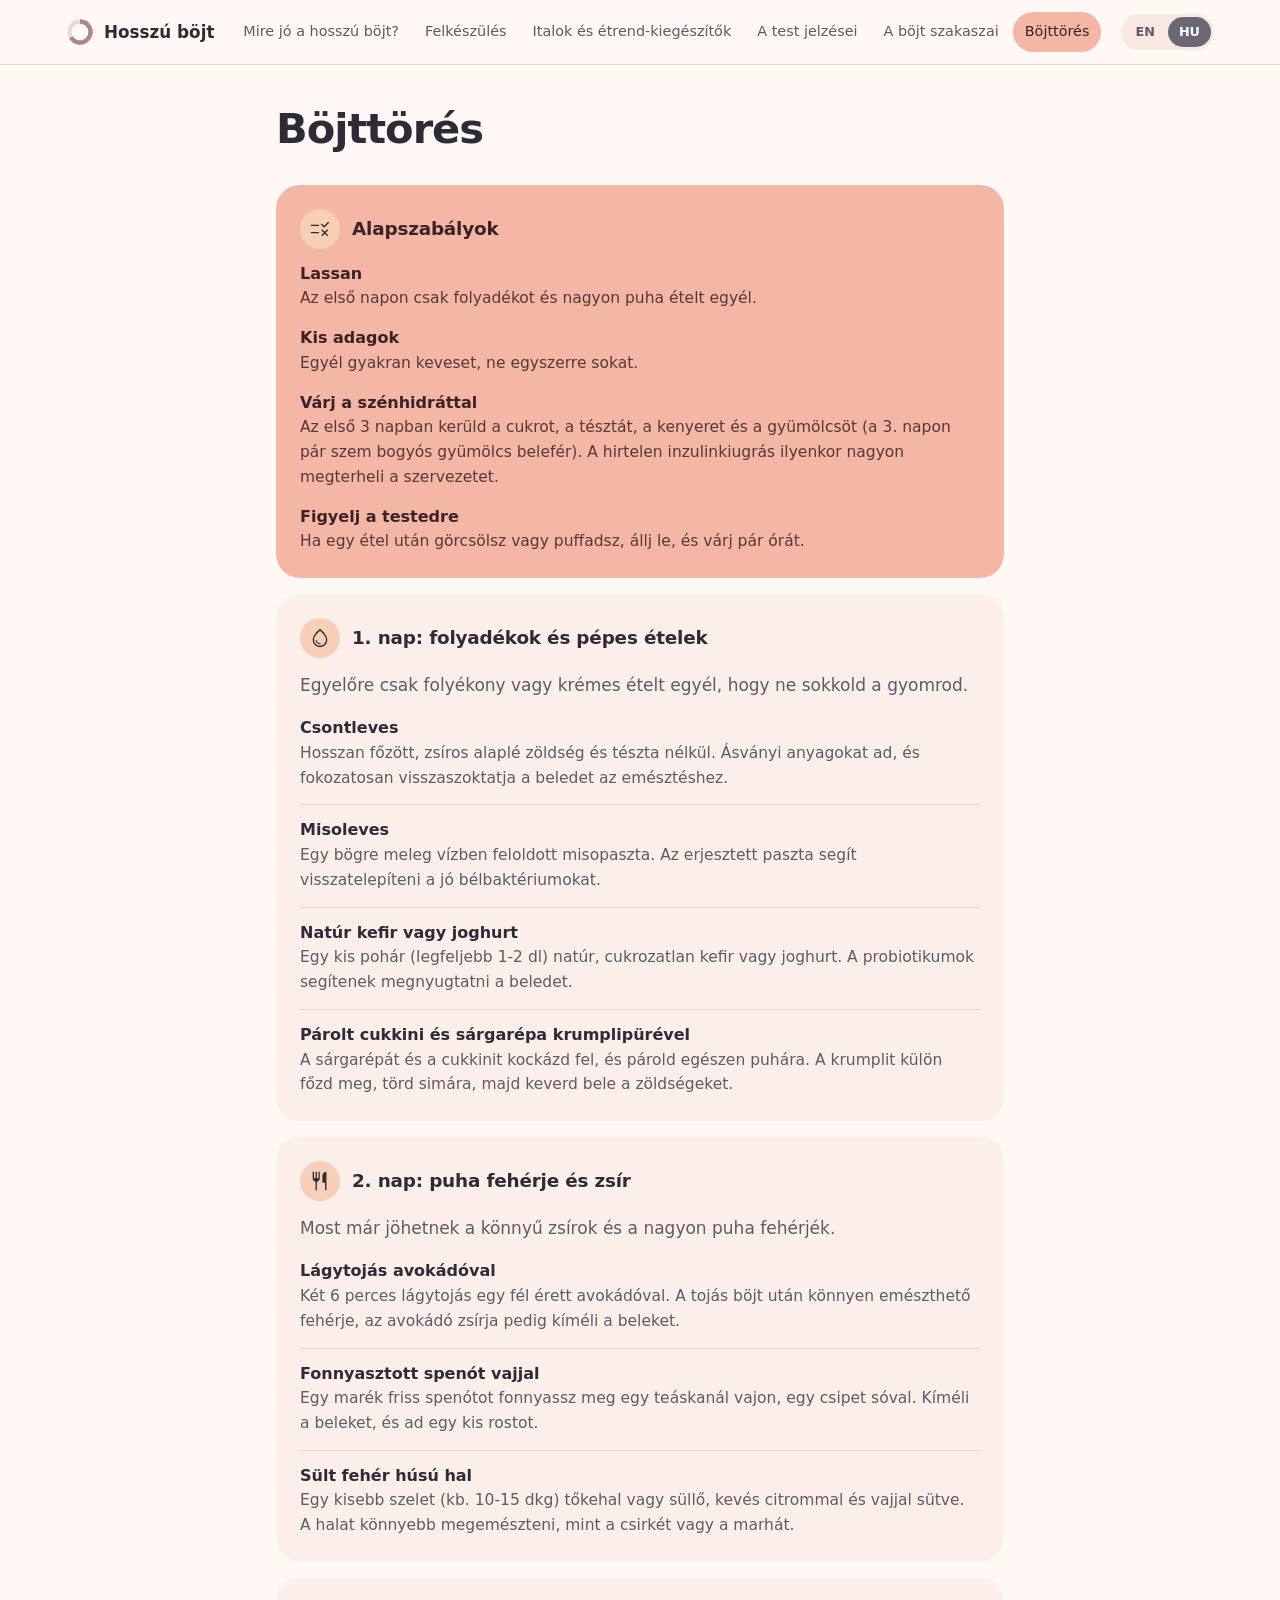
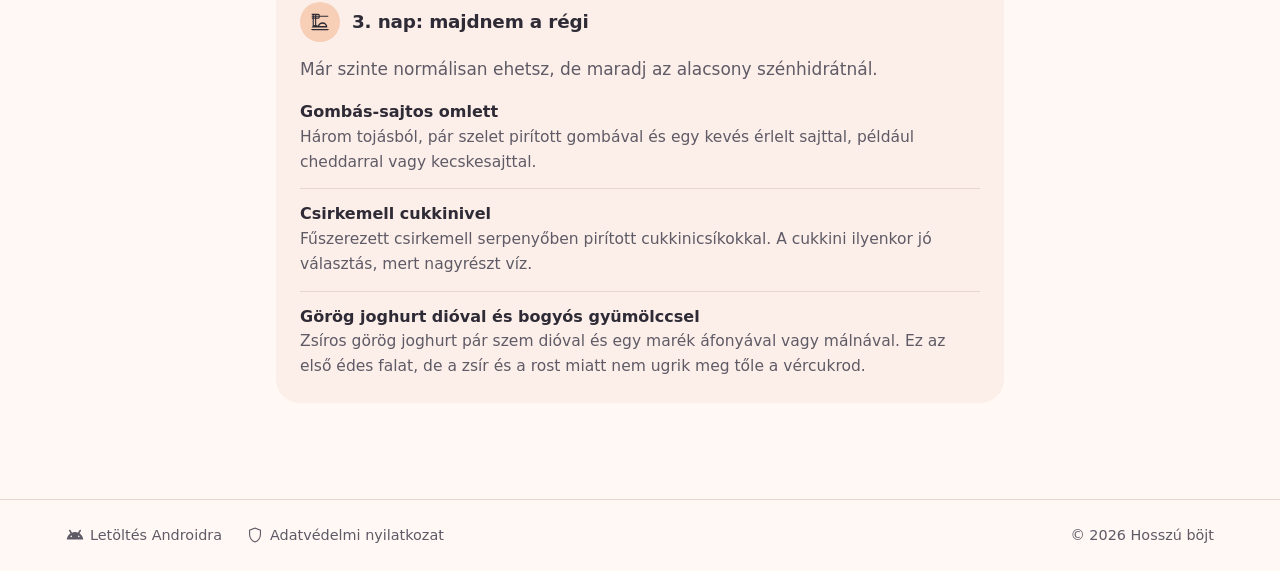
<file: hu/fast-break/index.html>
<!DOCTYPE html><html lang="hu"> <head><meta charset="UTF-8"><meta name="viewport" content="width=device-width, initial-scale=1.0"><title>Hogyan törd meg a hosszú böjtöt: 3 napos terv | Hosszú böjt</title><meta name="description" content="Alapszabályok és egyszerű ételek a hosszú böjt utáni első három napra."><link rel="canonical" href="https://prolongedfasting.github.io/hu/fast-break/"><meta name="color-scheme" content="light dark"><meta name="theme-color" content="#FFF8F4" media="(prefers-color-scheme: light)"><meta name="theme-color" content="#1E1C22" media="(prefers-color-scheme: dark)"><link rel="alternate" hreflang="en" href="https://prolongedfasting.github.io/en/fast-break/"><link rel="alternate" hreflang="hu" href="https://prolongedfasting.github.io/hu/fast-break/"><link rel="alternate" hreflang="x-default" href="https://prolongedfasting.github.io/en/fast-break/"><meta property="og:type" content="website"><meta property="og:title" content="Hogyan törd meg a hosszú böjtöt: 3 napos terv | Hosszú böjt"><meta property="og:description" content="Alapszabályok és egyszerű ételek a hosszú böjt utáni első három napra."><meta property="og:url" content="https://prolongedfasting.github.io/hu/fast-break/"><meta property="og:site_name" content="Hosszú böjt"><meta property="og:locale" content="hu_HU"><meta name="twitter:card" content="summary"><meta name="twitter:title" content="Hogyan törd meg a hosszú böjtöt: 3 napos terv | Hosszú böjt"><meta name="twitter:description" content="Alapszabályok és egyszerű ételek a hosszú böjt utáni első három napra."><script type="application/ld+json">{"@context":"https://schema.org","@type":"WebSite","name":"Hosszú böjt","url":"https://prolongedfasting.github.io","inLanguage":"hu","description":"Alapszabályok és egyszerű ételek a hosszú böjt utáni első három napra."}</script><link rel="icon" type="image/svg+xml" href="/favicon.svg"><link rel="sitemap" href="/sitemap.xml"><link rel="stylesheet" href="/_astro/body-signals.C4jGwoBI.css">
<style>.day-intro[data-astro-cid-ltjo7kem]{margin-bottom:18px}
</style><script type="module">const s=document.getElementById("menuToggle"),t=document.getElementById("mainNav"),n=e=>{t?.classList.toggle("open",e),s?.setAttribute("aria-expanded",String(e))};s?.addEventListener("click",()=>n(!t?.classList.contains("open")));t?.querySelectorAll("a").forEach(e=>e.addEventListener("click",()=>n(!1)));document.addEventListener("keydown",e=>{e.key==="Escape"&&n(!1)});
</script></head> <body> <a class="skip-link" href="#content">Ugrás a tartalomra</a> <header class="site-header"> <div class="header-inner"> <a class="brand" href="/hu/"> <svg viewBox="0 0 32 32" aria-hidden="true"> <circle cx="16" cy="16" r="12" fill="none" stroke="var(--ring-track)" stroke-width="5"></circle> <path d="M16 4 A12 12 0 1 1 5.6 22" fill="none" stroke="var(--ring-3)" stroke-width="5"></path> </svg> Hosszú böjt </a> <nav class="main-nav" id="mainNav" aria-label="Menü"> <a href="/hu/"> <svg class="icon" width="20" height="20" viewBox="0 -960 960 960" fill="currentColor" aria-hidden="true" focusable="false"><path d="M453-280h60v-240h-60v240Zm50.5-323.2q9.5-9.2 9.5-22.8 0-14.45-9.48-24.22-9.48-9.78-23.5-9.78t-23.52 9.78Q447-640.45 447-626q0 13.6 9.48 22.8 9.48 9.2 23.5 9.2t23.52-9.2ZM480.27-80q-82.74 0-155.5-31.5Q252-143 197.5-197.5t-86-127.34Q80-397.68 80-480.5t31.5-155.66Q143-709 197.5-763t127.34-85.5Q397.68-880 480.5-880t155.66 31.5Q709-817 763-763t85.5 127Q880-563 880-480.27q0 82.74-31.5 155.5Q817-252 763-197.68q-54 54.31-127 86Q563-80 480.27-80Zm.23-60Q622-140 721-239.5t99-241Q820-622 721.19-721T480-820q-141 0-240.5 98.81T140-480q0 141 99.5 240.5t241 99.5Zm-.5-340Z"/></svg>Mire jó a hosszú böjt? </a><a href="/hu/preparation/"> <svg class="icon" width="20" height="20" viewBox="0 -960 960 960" fill="currentColor" aria-hidden="true" focusable="false"><path d="M560-574v-48q33-14 67.5-21t72.5-7q26 0 51 4t49 10v44q-24-9-48.5-13.5T700-610q-38 0-73 9.5T560-574Zm0 220v-49q33-13.5 67.5-20.25T700-430q26 0 51 4t49 10v44q-24-9-48.5-13.5T700-390q-38 0-73 9t-67 27Zm0-110v-48q33-14 67.5-21t72.5-7q26 0 51 4t49 10v44q-24-9-48.5-13.5T700-500q-38 0-73 9.5T560-464ZM248-300q53.57 0 104.28 12.5Q403-275 452-250v-427q-45-30-97.62-46.5Q301.76-740 248-740q-38 0-74.5 9.5T100-707v434q31-14 70.5-20.5T248-300Zm264 50q50-25 98-37.5T712-300q38 0 78.5 6t69.5 16v-429q-34-17-71.82-25-37.82-8-76.18-8-54 0-104.5 16.5T512-677v427Zm-30 90q-51-38-111-58.5T248-239q-36.54 0-71.77 9T106-208q-23.1 11-44.55-3Q40-225 40-251v-463q0-15 7-27.5T68-761q42-20 87.39-29.5 45.4-9.5 92.61-9.5 63 0 122.5 17T482-731q51-35 109.5-52T712-800q46.87 0 91.93 9.5Q849-781 891-761q14 7 21.5 19.5T920-714v463q0 27.89-22.5 42.45Q875-194 853-208q-34-14-69.23-22.5Q748.54-239 712-239q-63 0-121 21t-109 58ZM276-489Z"/></svg>Felkészülés </a><a href="/hu/what-to-consume/"> <svg class="icon" width="20" height="20" viewBox="0 -960 960 960" fill="currentColor" aria-hidden="true" focusable="false"><path d="M262-80q-23 0-40.5-15T202-133l-82-747h720l-82 747q-2 23-19.5 38T698-80H262Zm-48-500 48 440h436l48-440H214Zm-7-60h546l20-180H187l20 180Zm239 373.5Q432-280 432-299q0-24 12.5-53t35.5-59q23 30 35.5 59t12.5 53q0 19-14 32.5T480-253q-20 0-34-13.5ZM556.5-224q31.5-31 31.5-75 0-47-28.5-100T480-500q-51 48-79.5 101T372-299q0 44 31.5 75t76.5 31q45 0 76.5-31ZM214-140h532-532Z"/></svg>Italok és étrend-kiegészítők </a><a href="/hu/body-signals/"> <svg class="icon" width="20" height="20" viewBox="0 -960 960 960" fill="currentColor" aria-hidden="true" focusable="false"><path d="M80-570v-170q0-24 18-42t42-18h680q24 0 42 18t18 42v170h-60v-170H140v170H80Zm60 410q-24 0-42-18t-18-42v-170h60v170h680v-170h60v170q0 24-18 42t-42 18H140Zm275.6-134q7.6-4 11.4-12l133-266 53 106q3.75 8 11.25 12t15.75 4h240v-60H659l-72-143q-3.72-8.25-11.17-11.63-7.45-3.37-15.64-3.37-8.19 0-15.79 3.37-7.6 3.38-11.4 11.63L400-388l-53-106q-3.75-8-11.25-12T320-510H80v60h221l72 144q3.72 8 11.17 12 7.45 4 15.64 4 8.19 0 15.79-4ZM480-480Z"/></svg>A test jelzései </a><a href="/hu/phases/"> <svg class="icon" width="20" height="20" viewBox="0 -960 960 960" fill="currentColor" aria-hidden="true" focusable="false"><path d="M109.91-240Q81-240 60.5-260.59 40-281.18 40-310.09t20.49-49.41q20.5-20.5 49.28-20.5 5.23 0 10.23.5t13 2.5l200-200q-2-8-2.5-13t-.5-10.23q0-28.78 20.59-49.28Q371.18-670 400.09-670t49.41 20.63q20.5 20.64 20.5 49.61 0 1.76-3 22.76l110 110q8-2 13-2.5t10-.5q5 0 10 .5t13 2.5l160-160q-2-8-2.5-13t-.5-10.23q0-28.78 20.59-49.28Q821.18-720 850.09-720t49.41 20.59q20.5 20.59 20.5 49.5t-20.49 49.41q-20.5 20.5-49.28 20.5-5.23 0-10.23-.5t-13-2.5L667-423q2 8 2.5 13t.5 10.23q0 28.78-20.59 49.28Q628.82-330 599.91-330t-49.41-20.49q-20.5-20.5-20.5-49.28 0-5.23.5-10.23t2.5-13L423-533q-8 2-13 2.5t-10.25.5q-1.75 0-22.75-3L177-333q2 8 2.5 13t.5 10.23q0 28.78-20.59 49.28Q138.82-240 109.91-240Z"/></svg>A böjt szakaszai </a><a href="/hu/fast-break/" aria-current="page"> <svg class="icon" width="20" height="20" viewBox="0 -960 960 960" fill="currentColor" aria-hidden="true" focusable="false"><path d="m140-120-60-60h800l-60 60H140Zm-20-121q5-17 16-30.5t24-25.5v-325h-40v-50h40v-34h-40v-50h40v-34h-40v-50h290q24.75 0 42.38 17.62Q470-804.75 470-780v24h370v50H470v24q0 24.75-17.62 42.37Q434.75-622 410-622h-95v271q21 2 39.5 10t35.5 22q17-69 74-109.5T593-469q88 0 147.5 63.5T800-254v13H120Zm330-60h283q-10-49-49.5-78.5T593-409q-51 0-92 29t-51 79ZM315-756h105v-34H315v34Zm0 84h105v-34H315v34Zm-105-84h55v-34h-55v34Zm0 84h55v-34h-55v34Zm0 340q12-9 26-14t29-6v-270h-55v290Zm382 31Z"/></svg>Böjttörés </a> </nav> <div class="lang-switch"> <a href="/en/fast-break/" hreflang="en" lang="en">EN</a> <a href="/hu/fast-break/" hreflang="hu" lang="hu" aria-current="true">HU</a> </div> <button class="menu-button" id="menuToggle" aria-label="Menü" aria-expanded="false" aria-controls="mainNav"> <span class="open"><svg class="icon" width="24" height="24" viewBox="0 -960 960 960" fill="currentColor" aria-hidden="true" focusable="false"><path d="M120-240v-60h720v60H120Zm0-210v-60h720v60H120Zm0-210v-60h720v60H120Z"/></svg></span> <span class="close"><svg class="icon" width="24" height="24" viewBox="0 -960 960 960" fill="currentColor" aria-hidden="true" focusable="false"><path d="m249-207-42-42 231-231-231-231 42-42 231 231 231-231 42 42-231 231 231 231-42 42-231-231-231 231Z"/></svg></span> </button> </div> </header> <main id="content">  <header class="page-head" data-astro-cid-ltjo7kem> <h1 data-astro-cid-ltjo7kem>Böjttörés</h1> </header> <div class="stack" data-astro-cid-ltjo7kem> <section class="card tonal" data-astro-cid-ltjo7kem> <div class="card-title" data-astro-cid-ltjo7kem> <span class="badge" data-astro-cid-ltjo7kem><svg class="icon" width="22" height="22" viewBox="0 -960 960 960" fill="currentColor" aria-hidden="true" focusable="false"><path d="m576-160-42-42 111-111-111-111 42-42 111 111 111-111 42 42-111 111 111 111-42 42-111-111-111 111Zm83-374L517-676l42-42 100 99 179-179 42 43-221 221ZM80-290v-60h360v60H80Zm0-320v-60h360v60H80Z"/></svg></span> <h2 data-astro-cid-ltjo7kem>Alapszabályok</h2> </div> <div class="items" data-astro-cid-ltjo7kem> <div class="item" data-astro-cid-ltjo7kem> <h3 data-astro-cid-ltjo7kem>Lassan</h3> <p class="muted" data-astro-cid-ltjo7kem>Az első napon csak folyadékot és nagyon puha ételt egyél.</p> </div><div class="item" data-astro-cid-ltjo7kem> <h3 data-astro-cid-ltjo7kem>Kis adagok</h3> <p class="muted" data-astro-cid-ltjo7kem>Egyél gyakran keveset, ne egyszerre sokat.</p> </div><div class="item" data-astro-cid-ltjo7kem> <h3 data-astro-cid-ltjo7kem>Várj a szénhidráttal</h3> <p class="muted" data-astro-cid-ltjo7kem>Az első 3 napban kerüld a cukrot, a tésztát, a kenyeret és a gyümölcsöt (a 3. napon pár szem bogyós gyümölcs belefér). A hirtelen inzulinkiugrás ilyenkor nagyon megterheli a szervezetet.</p> </div><div class="item" data-astro-cid-ltjo7kem> <h3 data-astro-cid-ltjo7kem>Figyelj a testedre</h3> <p class="muted" data-astro-cid-ltjo7kem>Ha egy étel után görcsölsz vagy puffadsz, állj le, és várj pár órát.</p> </div> </div> </section> <section class="card" data-astro-cid-ltjo7kem> <div class="card-title" data-astro-cid-ltjo7kem> <span class="badge" data-astro-cid-ltjo7kem><svg class="icon" width="22" height="22" viewBox="0 -960 960 960" fill="currentColor" aria-hidden="true" focusable="false"><path d="M479-208q16 0 24.5-5.5T512-230q0-11-8.5-17t-25.5-6q-42 0-85.5-26.5T337-373q-2-9-9-14.5t-15-5.5q-11 0-17 8.5t-4 17.5q15 84 71 121.5T479-208Zm-227.5 34Q160-268 160-408q0-100 79.5-217.5T480-880q161 137 240.5 254.5T800-408q0 140-91.5 234T480-80q-137 0-228.5-94ZM666-216.5Q740-293 740-408q0-79-66.5-179.5T480-800Q353-688 286.5-587.5T220-408q0 115 74 191.5T480-140q112 0 186-76.5ZM480-480Z"/></svg></span> <h2 data-astro-cid-ltjo7kem>1. nap: folyadékok és pépes ételek</h2> </div> <p class="muted day-intro" data-astro-cid-ltjo7kem>Egyelőre csak folyékony vagy krémes ételt egyél, hogy ne sokkold a gyomrod.</p> <div class="items ruled" data-astro-cid-ltjo7kem> <div class="item" data-astro-cid-ltjo7kem> <h3 data-astro-cid-ltjo7kem>Csontleves</h3> <p class="muted" data-astro-cid-ltjo7kem>Hosszan főzött, zsíros alaplé zöldség és tészta nélkül. Ásványi anyagokat ad, és fokozatosan visszaszoktatja a beledet az emésztéshez.</p> </div><div class="item" data-astro-cid-ltjo7kem> <h3 data-astro-cid-ltjo7kem>Misoleves</h3> <p class="muted" data-astro-cid-ltjo7kem>Egy bögre meleg vízben feloldott misopaszta. Az erjesztett paszta segít visszatelepíteni a jó bélbaktériumokat.</p> </div><div class="item" data-astro-cid-ltjo7kem> <h3 data-astro-cid-ltjo7kem>Natúr kefir vagy joghurt</h3> <p class="muted" data-astro-cid-ltjo7kem>Egy kis pohár (legfeljebb 1-2 dl) natúr, cukrozatlan kefir vagy joghurt. A probiotikumok segítenek megnyugtatni a beledet.</p> </div><div class="item" data-astro-cid-ltjo7kem> <h3 data-astro-cid-ltjo7kem>Párolt cukkini és sárgarépa krumplipürével</h3> <p class="muted" data-astro-cid-ltjo7kem>A sárgarépát és a cukkinit kockázd fel, és párold egészen puhára. A krumplit külön főzd meg, törd simára, majd keverd bele a zöldségeket.</p> </div> </div> </section><section class="card" data-astro-cid-ltjo7kem> <div class="card-title" data-astro-cid-ltjo7kem> <span class="badge" data-astro-cid-ltjo7kem><svg class="icon" width="22" height="22" viewBox="0 -960 960 960" fill="currentColor" aria-hidden="true" focusable="false"><path d="M285-80v-368q-52-11-88.5-52.5T160-600v-280h60v280h65v-280h60v280h65v-280h60v280q0 58-36.5 99.5T345-448v368h-60Zm415 0v-320H585v-305q0-79 48-127t127-48v800h-60Z"/></svg></span> <h2 data-astro-cid-ltjo7kem>2. nap: puha fehérje és zsír</h2> </div> <p class="muted day-intro" data-astro-cid-ltjo7kem>Most már jöhetnek a könnyű zsírok és a nagyon puha fehérjék.</p> <div class="items ruled" data-astro-cid-ltjo7kem> <div class="item" data-astro-cid-ltjo7kem> <h3 data-astro-cid-ltjo7kem>Lágytojás avokádóval</h3> <p class="muted" data-astro-cid-ltjo7kem>Két 6 perces lágytojás egy fél érett avokádóval. A tojás böjt után könnyen emészthető fehérje, az avokádó zsírja pedig kíméli a beleket.</p> </div><div class="item" data-astro-cid-ltjo7kem> <h3 data-astro-cid-ltjo7kem>Fonnyasztott spenót vajjal</h3> <p class="muted" data-astro-cid-ltjo7kem>Egy marék friss spenótot fonnyassz meg egy teáskanál vajon, egy csipet sóval. Kíméli a beleket, és ad egy kis rostot.</p> </div><div class="item" data-astro-cid-ltjo7kem> <h3 data-astro-cid-ltjo7kem>Sült fehér húsú hal</h3> <p class="muted" data-astro-cid-ltjo7kem>Egy kisebb szelet (kb. 10-15 dkg) tőkehal vagy süllő, kevés citrommal és vajjal sütve. A halat könnyebb megemészteni, mint a csirkét vagy a marhát.</p> </div> </div> </section><section class="card" data-astro-cid-ltjo7kem> <div class="card-title" data-astro-cid-ltjo7kem> <span class="badge" data-astro-cid-ltjo7kem><svg class="icon" width="22" height="22" viewBox="0 -960 960 960" fill="currentColor" aria-hidden="true" focusable="false"><path d="m140-120-60-60h800l-60 60H140Zm-20-121q5-17 16-30.5t24-25.5v-325h-40v-50h40v-34h-40v-50h40v-34h-40v-50h290q24.75 0 42.38 17.62Q470-804.75 470-780v24h370v50H470v24q0 24.75-17.62 42.37Q434.75-622 410-622h-95v271q21 2 39.5 10t35.5 22q17-69 74-109.5T593-469q88 0 147.5 63.5T800-254v13H120Zm330-60h283q-10-49-49.5-78.5T593-409q-51 0-92 29t-51 79ZM315-756h105v-34H315v34Zm0 84h105v-34H315v34Zm-105-84h55v-34h-55v34Zm0 84h55v-34h-55v34Zm0 340q12-9 26-14t29-6v-270h-55v290Zm382 31Z"/></svg></span> <h2 data-astro-cid-ltjo7kem>3. nap: majdnem a régi</h2> </div> <p class="muted day-intro" data-astro-cid-ltjo7kem>Már szinte normálisan ehetsz, de maradj az alacsony szénhidrátnál.</p> <div class="items ruled" data-astro-cid-ltjo7kem> <div class="item" data-astro-cid-ltjo7kem> <h3 data-astro-cid-ltjo7kem>Gombás-sajtos omlett</h3> <p class="muted" data-astro-cid-ltjo7kem>Három tojásból, pár szelet pirított gombával és egy kevés érlelt sajttal, például cheddarral vagy kecskesajttal.</p> </div><div class="item" data-astro-cid-ltjo7kem> <h3 data-astro-cid-ltjo7kem>Csirkemell cukkinivel</h3> <p class="muted" data-astro-cid-ltjo7kem>Fűszerezett csirkemell serpenyőben pirított cukkinicsíkokkal. A cukkini ilyenkor jó választás, mert nagyrészt víz.</p> </div><div class="item" data-astro-cid-ltjo7kem> <h3 data-astro-cid-ltjo7kem>Görög joghurt dióval és bogyós gyümölccsel</h3> <p class="muted" data-astro-cid-ltjo7kem>Zsíros görög joghurt pár szem dióval és egy marék áfonyával vagy málnával. Ez az első édes falat, de a zsír és a rost miatt nem ugrik meg tőle a vércukrod.</p> </div> </div> </section> </div>  </main> <footer class="site-footer"> <div class="footer-inner"> <a href="https://play.google.com/store/apps/details?id=com.arcadianapps.prolongedfast&hl=hu" target="_blank" rel="noopener noreferrer"> <svg class="icon" width="18" height="18" viewBox="0 -960 960 960" fill="currentColor" aria-hidden="true" focusable="false"><path d="M40-240q10-105 64-191t139-140l-77-129q-9-14-4.5-30t18.5-24q14-9 30-5t24 18l80 133q38-16 79.5-24t86.5-8q45 0 86.5 8t79.5 24l80-133q8-14 24-18t30 5q14 8 18 24t-4 30l-77 129q85 54 139 140t64 191H40Zm680.5-151.5Q722-409 711-426t-27-22q-16-5-29 4t-15 26q-2 17 9 34t27.5 22.5Q693-356 706-365t14.5-26.5ZM284-362q16-5 27-22t9.5-34.5Q319-436 306-445t-29.5-3.5Q260-443 249-426t-9 34q2 17 15 26t29 4Z"/></svg>Letöltés Androidra </a> <a href="/hu/privacy/"> <svg class="icon" width="18" height="18" viewBox="0 -960 960 960" fill="currentColor" aria-hidden="true" focusable="false"><path d="M480-81q-140-35-230-162.5T160-523v-238l320-120 320 120v238q0 152-90 279.5T480-81Zm0-62q115-38 187.5-143.5T740-523v-196l-260-98-260 98v196q0 131 72.5 236.5T480-143Zm0-337Z"/></svg>Adatvédelmi nyilatkozat </a> <span class="copy">&copy; 2026 Hosszú böjt</span> </div> </footer>  </body> </html>
</file>
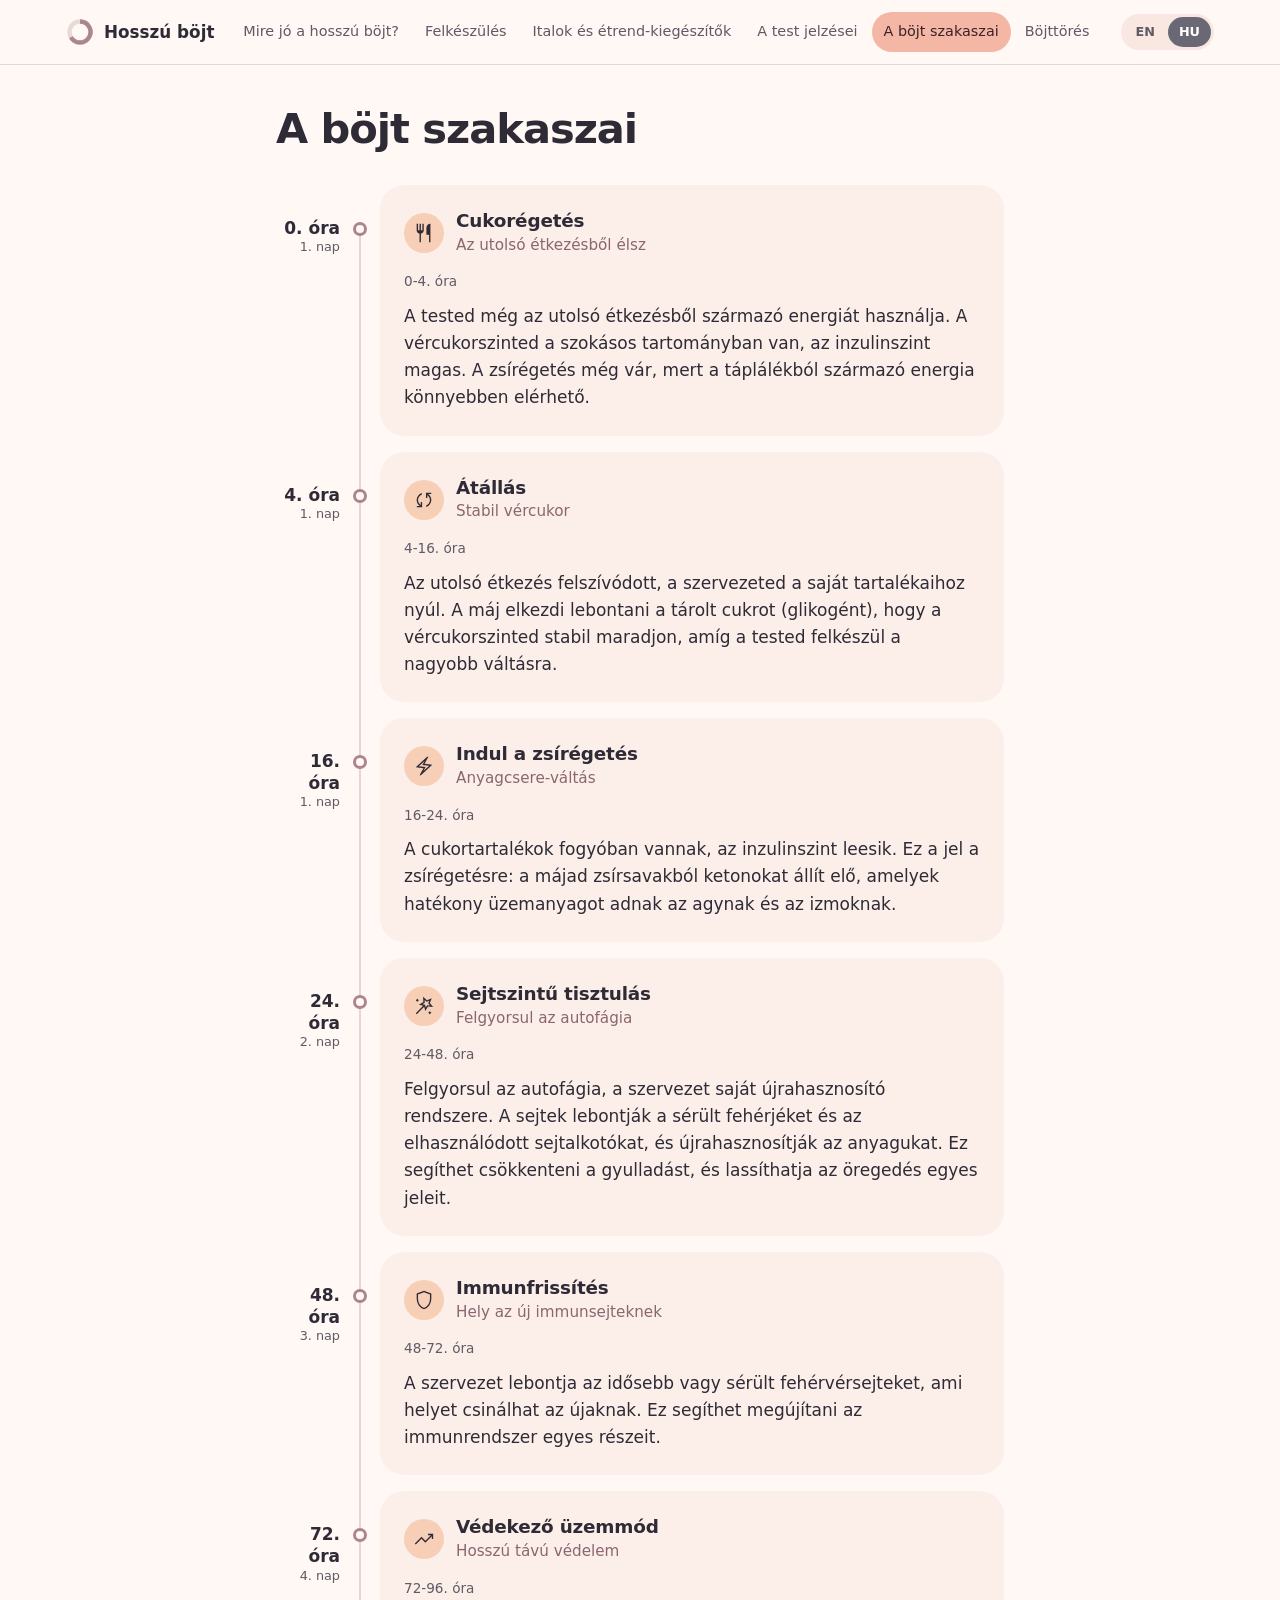
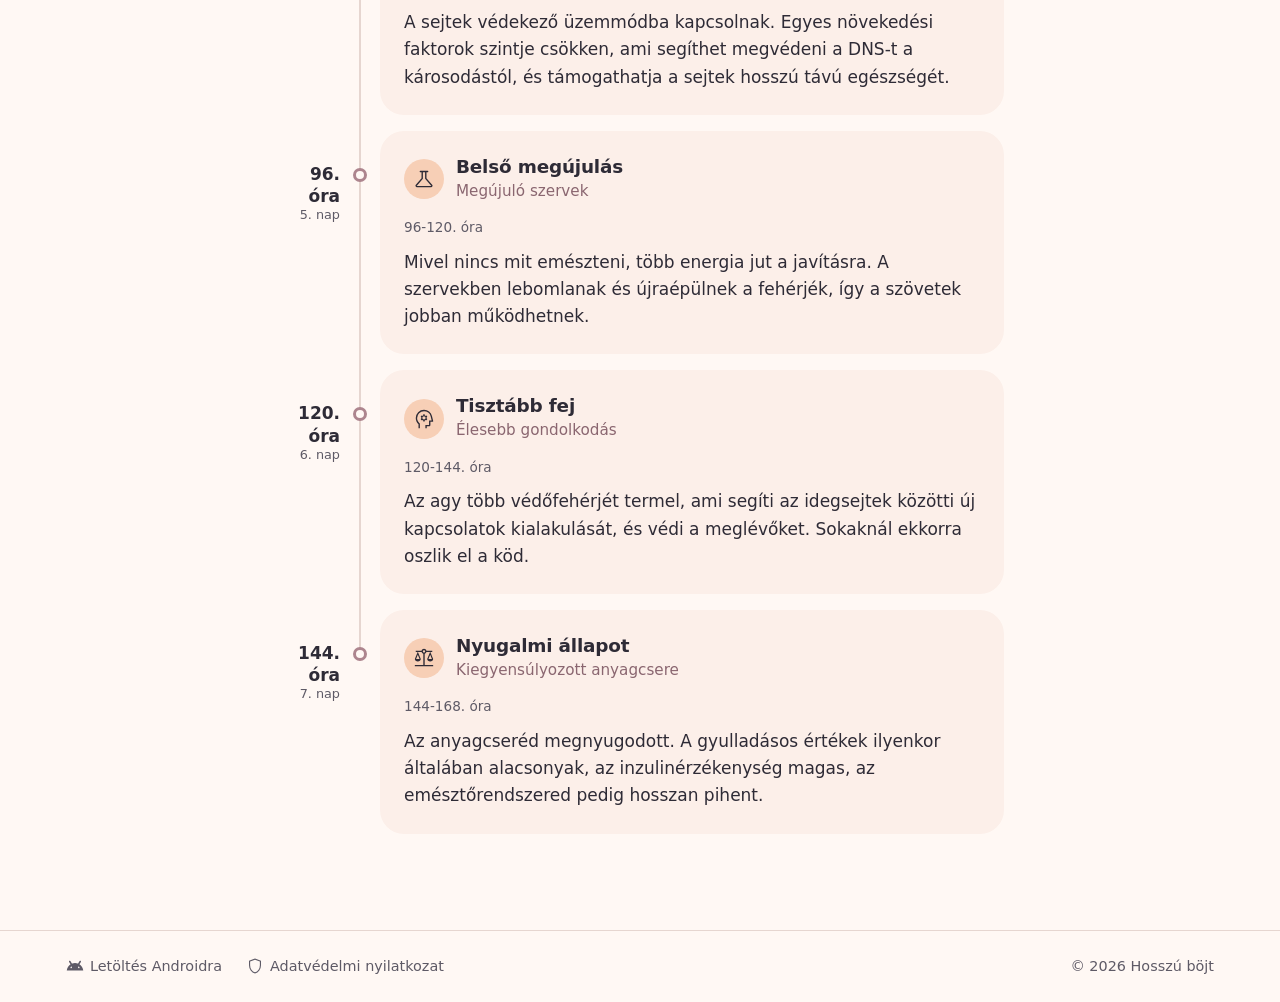
<file: hu/phases/index.html>
<!DOCTYPE html><html lang="hu"> <head><meta charset="UTF-8"><meta name="viewport" content="width=device-width, initial-scale=1.0"><title>A böjt szakaszai óráról órára | Hosszú böjt</title><meta name="description" content="Mi történik a testedben a böjt első órájától a 7. napig, a cukorégetéstől a ketózisig és az autofágiáig."><link rel="canonical" href="https://prolongedfasting.github.io/hu/phases/"><meta name="color-scheme" content="light dark"><meta name="theme-color" content="#FFF8F4" media="(prefers-color-scheme: light)"><meta name="theme-color" content="#1E1C22" media="(prefers-color-scheme: dark)"><link rel="alternate" hreflang="en" href="https://prolongedfasting.github.io/en/phases/"><link rel="alternate" hreflang="hu" href="https://prolongedfasting.github.io/hu/phases/"><link rel="alternate" hreflang="x-default" href="https://prolongedfasting.github.io/en/phases/"><meta property="og:type" content="website"><meta property="og:title" content="A böjt szakaszai óráról órára | Hosszú böjt"><meta property="og:description" content="Mi történik a testedben a böjt első órájától a 7. napig, a cukorégetéstől a ketózisig és az autofágiáig."><meta property="og:url" content="https://prolongedfasting.github.io/hu/phases/"><meta property="og:site_name" content="Hosszú böjt"><meta property="og:locale" content="hu_HU"><meta name="twitter:card" content="summary"><meta name="twitter:title" content="A böjt szakaszai óráról órára | Hosszú böjt"><meta name="twitter:description" content="Mi történik a testedben a böjt első órájától a 7. napig, a cukorégetéstől a ketózisig és az autofágiáig."><script type="application/ld+json">{"@context":"https://schema.org","@type":"WebSite","name":"Hosszú böjt","url":"https://prolongedfasting.github.io","inLanguage":"hu","description":"Mi történik a testedben a böjt első órájától a 7. napig, a cukorégetéstől a ketózisig és az autofágiáig."}</script><link rel="icon" type="image/svg+xml" href="/favicon.svg"><link rel="sitemap" href="/sitemap.xml"><link rel="stylesheet" href="/_astro/body-signals.C4jGwoBI.css">
<style>.timeline[data-astro-cid-cib5icl6]{list-style:none;display:flex;flex-direction:column;gap:var(--gap)}.entry[data-astro-cid-cib5icl6]{display:grid;grid-template-columns:64px 24px 1fr;column-gap:8px}.when[data-astro-cid-cib5icl6]{padding-top:32px;text-align:right;display:flex;flex-direction:column;line-height:1.3}.hour[data-astro-cid-cib5icl6]{font-weight:650;font-variant-numeric:tabular-nums}.day[data-astro-cid-cib5icl6]{font-size:.8rem;color:var(--on-bg-muted)}.rail[data-astro-cid-cib5icl6]{position:relative}.rail[data-astro-cid-cib5icl6]:before{content:"";position:absolute;left:50%;width:2px;transform:translate(-50%);top:0;bottom:calc(-1 * var(--gap));background:var(--outline-variant)}.entry[data-astro-cid-cib5icl6]:first-child .rail[data-astro-cid-cib5icl6]:before{top:44px}.entry[data-astro-cid-cib5icl6]:last-child .rail[data-astro-cid-cib5icl6]:before{bottom:auto;height:44px}.dot[data-astro-cid-cib5icl6]{position:absolute;left:50%;top:44px;transform:translate(-50%,-50%);width:14px;height:14px;border-radius:50%;background:var(--bg);border:3px solid var(--mauve)}.benefit[data-astro-cid-cib5icl6]{color:var(--secondary);font-size:.95rem}.range[data-astro-cid-cib5icl6]{font-size:.85rem;margin-bottom:8px}@media (max-width: 560px){.entry[data-astro-cid-cib5icl6]{grid-template-columns:1fr}.when[data-astro-cid-cib5icl6],.rail[data-astro-cid-cib5icl6]{display:none}}
</style><script type="module">const s=document.getElementById("menuToggle"),t=document.getElementById("mainNav"),n=e=>{t?.classList.toggle("open",e),s?.setAttribute("aria-expanded",String(e))};s?.addEventListener("click",()=>n(!t?.classList.contains("open")));t?.querySelectorAll("a").forEach(e=>e.addEventListener("click",()=>n(!1)));document.addEventListener("keydown",e=>{e.key==="Escape"&&n(!1)});
</script></head> <body> <a class="skip-link" href="#content">Ugrás a tartalomra</a> <header class="site-header"> <div class="header-inner"> <a class="brand" href="/hu/"> <svg viewBox="0 0 32 32" aria-hidden="true"> <circle cx="16" cy="16" r="12" fill="none" stroke="var(--ring-track)" stroke-width="5"></circle> <path d="M16 4 A12 12 0 1 1 5.6 22" fill="none" stroke="var(--ring-3)" stroke-width="5"></path> </svg> Hosszú böjt </a> <nav class="main-nav" id="mainNav" aria-label="Menü"> <a href="/hu/"> <svg class="icon" width="20" height="20" viewBox="0 -960 960 960" fill="currentColor" aria-hidden="true" focusable="false"><path d="M453-280h60v-240h-60v240Zm50.5-323.2q9.5-9.2 9.5-22.8 0-14.45-9.48-24.22-9.48-9.78-23.5-9.78t-23.52 9.78Q447-640.45 447-626q0 13.6 9.48 22.8 9.48 9.2 23.5 9.2t23.52-9.2ZM480.27-80q-82.74 0-155.5-31.5Q252-143 197.5-197.5t-86-127.34Q80-397.68 80-480.5t31.5-155.66Q143-709 197.5-763t127.34-85.5Q397.68-880 480.5-880t155.66 31.5Q709-817 763-763t85.5 127Q880-563 880-480.27q0 82.74-31.5 155.5Q817-252 763-197.68q-54 54.31-127 86Q563-80 480.27-80Zm.23-60Q622-140 721-239.5t99-241Q820-622 721.19-721T480-820q-141 0-240.5 98.81T140-480q0 141 99.5 240.5t241 99.5Zm-.5-340Z"/></svg>Mire jó a hosszú böjt? </a><a href="/hu/preparation/"> <svg class="icon" width="20" height="20" viewBox="0 -960 960 960" fill="currentColor" aria-hidden="true" focusable="false"><path d="M560-574v-48q33-14 67.5-21t72.5-7q26 0 51 4t49 10v44q-24-9-48.5-13.5T700-610q-38 0-73 9.5T560-574Zm0 220v-49q33-13.5 67.5-20.25T700-430q26 0 51 4t49 10v44q-24-9-48.5-13.5T700-390q-38 0-73 9t-67 27Zm0-110v-48q33-14 67.5-21t72.5-7q26 0 51 4t49 10v44q-24-9-48.5-13.5T700-500q-38 0-73 9.5T560-464ZM248-300q53.57 0 104.28 12.5Q403-275 452-250v-427q-45-30-97.62-46.5Q301.76-740 248-740q-38 0-74.5 9.5T100-707v434q31-14 70.5-20.5T248-300Zm264 50q50-25 98-37.5T712-300q38 0 78.5 6t69.5 16v-429q-34-17-71.82-25-37.82-8-76.18-8-54 0-104.5 16.5T512-677v427Zm-30 90q-51-38-111-58.5T248-239q-36.54 0-71.77 9T106-208q-23.1 11-44.55-3Q40-225 40-251v-463q0-15 7-27.5T68-761q42-20 87.39-29.5 45.4-9.5 92.61-9.5 63 0 122.5 17T482-731q51-35 109.5-52T712-800q46.87 0 91.93 9.5Q849-781 891-761q14 7 21.5 19.5T920-714v463q0 27.89-22.5 42.45Q875-194 853-208q-34-14-69.23-22.5Q748.54-239 712-239q-63 0-121 21t-109 58ZM276-489Z"/></svg>Felkészülés </a><a href="/hu/what-to-consume/"> <svg class="icon" width="20" height="20" viewBox="0 -960 960 960" fill="currentColor" aria-hidden="true" focusable="false"><path d="M262-80q-23 0-40.5-15T202-133l-82-747h720l-82 747q-2 23-19.5 38T698-80H262Zm-48-500 48 440h436l48-440H214Zm-7-60h546l20-180H187l20 180Zm239 373.5Q432-280 432-299q0-24 12.5-53t35.5-59q23 30 35.5 59t12.5 53q0 19-14 32.5T480-253q-20 0-34-13.5ZM556.5-224q31.5-31 31.5-75 0-47-28.5-100T480-500q-51 48-79.5 101T372-299q0 44 31.5 75t76.5 31q45 0 76.5-31ZM214-140h532-532Z"/></svg>Italok és étrend-kiegészítők </a><a href="/hu/body-signals/"> <svg class="icon" width="20" height="20" viewBox="0 -960 960 960" fill="currentColor" aria-hidden="true" focusable="false"><path d="M80-570v-170q0-24 18-42t42-18h680q24 0 42 18t18 42v170h-60v-170H140v170H80Zm60 410q-24 0-42-18t-18-42v-170h60v170h680v-170h60v170q0 24-18 42t-42 18H140Zm275.6-134q7.6-4 11.4-12l133-266 53 106q3.75 8 11.25 12t15.75 4h240v-60H659l-72-143q-3.72-8.25-11.17-11.63-7.45-3.37-15.64-3.37-8.19 0-15.79 3.37-7.6 3.38-11.4 11.63L400-388l-53-106q-3.75-8-11.25-12T320-510H80v60h221l72 144q3.72 8 11.17 12 7.45 4 15.64 4 8.19 0 15.79-4ZM480-480Z"/></svg>A test jelzései </a><a href="/hu/phases/" aria-current="page"> <svg class="icon" width="20" height="20" viewBox="0 -960 960 960" fill="currentColor" aria-hidden="true" focusable="false"><path d="M109.91-240Q81-240 60.5-260.59 40-281.18 40-310.09t20.49-49.41q20.5-20.5 49.28-20.5 5.23 0 10.23.5t13 2.5l200-200q-2-8-2.5-13t-.5-10.23q0-28.78 20.59-49.28Q371.18-670 400.09-670t49.41 20.63q20.5 20.64 20.5 49.61 0 1.76-3 22.76l110 110q8-2 13-2.5t10-.5q5 0 10 .5t13 2.5l160-160q-2-8-2.5-13t-.5-10.23q0-28.78 20.59-49.28Q821.18-720 850.09-720t49.41 20.59q20.5 20.59 20.5 49.5t-20.49 49.41q-20.5 20.5-49.28 20.5-5.23 0-10.23-.5t-13-2.5L667-423q2 8 2.5 13t.5 10.23q0 28.78-20.59 49.28Q628.82-330 599.91-330t-49.41-20.49q-20.5-20.5-20.5-49.28 0-5.23.5-10.23t2.5-13L423-533q-8 2-13 2.5t-10.25.5q-1.75 0-22.75-3L177-333q2 8 2.5 13t.5 10.23q0 28.78-20.59 49.28Q138.82-240 109.91-240Z"/></svg>A böjt szakaszai </a><a href="/hu/fast-break/"> <svg class="icon" width="20" height="20" viewBox="0 -960 960 960" fill="currentColor" aria-hidden="true" focusable="false"><path d="m140-120-60-60h800l-60 60H140Zm-20-121q5-17 16-30.5t24-25.5v-325h-40v-50h40v-34h-40v-50h40v-34h-40v-50h290q24.75 0 42.38 17.62Q470-804.75 470-780v24h370v50H470v24q0 24.75-17.62 42.37Q434.75-622 410-622h-95v271q21 2 39.5 10t35.5 22q17-69 74-109.5T593-469q88 0 147.5 63.5T800-254v13H120Zm330-60h283q-10-49-49.5-78.5T593-409q-51 0-92 29t-51 79ZM315-756h105v-34H315v34Zm0 84h105v-34H315v34Zm-105-84h55v-34h-55v34Zm0 84h55v-34h-55v34Zm0 340q12-9 26-14t29-6v-270h-55v290Zm382 31Z"/></svg>Böjttörés </a> </nav> <div class="lang-switch"> <a href="/en/phases/" hreflang="en" lang="en">EN</a> <a href="/hu/phases/" hreflang="hu" lang="hu" aria-current="true">HU</a> </div> <button class="menu-button" id="menuToggle" aria-label="Menü" aria-expanded="false" aria-controls="mainNav"> <span class="open"><svg class="icon" width="24" height="24" viewBox="0 -960 960 960" fill="currentColor" aria-hidden="true" focusable="false"><path d="M120-240v-60h720v60H120Zm0-210v-60h720v60H120Zm0-210v-60h720v60H120Z"/></svg></span> <span class="close"><svg class="icon" width="24" height="24" viewBox="0 -960 960 960" fill="currentColor" aria-hidden="true" focusable="false"><path d="m249-207-42-42 231-231-231-231 42-42 231 231 231-231 42 42-231 231 231 231-42 42-231-231-231 231Z"/></svg></span> </button> </div> </header> <main id="content">  <header class="page-head" data-astro-cid-cib5icl6> <h1 data-astro-cid-cib5icl6>A böjt szakaszai</h1> </header> <ol class="timeline" data-astro-cid-cib5icl6> <li class="entry" data-astro-cid-cib5icl6> <div class="when" data-astro-cid-cib5icl6> <span class="hour" data-astro-cid-cib5icl6>0. óra</span> <span class="day" data-astro-cid-cib5icl6>1. nap</span> </div> <div class="rail" aria-hidden="true" data-astro-cid-cib5icl6><span class="dot" data-astro-cid-cib5icl6></span></div> <article class="card" data-astro-cid-cib5icl6> <div class="card-title" data-astro-cid-cib5icl6> <span class="badge" data-astro-cid-cib5icl6><svg class="icon" width="22" height="22" viewBox="0 -960 960 960" fill="currentColor" aria-hidden="true" focusable="false"><path d="M285-80v-368q-52-11-88.5-52.5T160-600v-280h60v280h65v-280h60v280h65v-280h60v280q0 58-36.5 99.5T345-448v368h-60Zm415 0v-320H585v-305q0-79 48-127t127-48v800h-60Z"/></svg></span> <div data-astro-cid-cib5icl6> <h2 data-astro-cid-cib5icl6>Cukorégetés</h2> <p class="benefit" data-astro-cid-cib5icl6>Az utolsó étkezésből élsz</p> </div> </div> <p class="range muted" data-astro-cid-cib5icl6>0-4. óra</p> <p data-astro-cid-cib5icl6>A tested még az utolsó étkezésből származó energiát használja. A vércukorszinted a szokásos tartományban van, az inzulinszint magas. A zsírégetés még vár, mert a táplálékból származó energia könnyebben elérhető.</p> </article> </li><li class="entry" data-astro-cid-cib5icl6> <div class="when" data-astro-cid-cib5icl6> <span class="hour" data-astro-cid-cib5icl6>4. óra</span> <span class="day" data-astro-cid-cib5icl6>1. nap</span> </div> <div class="rail" aria-hidden="true" data-astro-cid-cib5icl6><span class="dot" data-astro-cid-cib5icl6></span></div> <article class="card" data-astro-cid-cib5icl6> <div class="card-title" data-astro-cid-cib5icl6> <span class="badge" data-astro-cid-cib5icl6><svg class="icon" width="22" height="22" viewBox="0 -960 960 960" fill="currentColor" aria-hidden="true" focusable="false"><path d="M167-160v-60h130l-15-12q-64-51-93-111t-29-134q0-106 62.5-190.5T387-784v62q-75 29-121 96.5T220-477q0 63 23.5 109.5T307-287l30 21v-124h60v230H167Zm407-15v-63q76-29 121-96.5T740-483q0-48-23.5-97.5T655-668l-29-26v124h-60v-230h230v60H665l15 14q60 56 90 120t30 123q0 106-62 191T574-175Z"/></svg></span> <div data-astro-cid-cib5icl6> <h2 data-astro-cid-cib5icl6>Átállás</h2> <p class="benefit" data-astro-cid-cib5icl6>Stabil vércukor</p> </div> </div> <p class="range muted" data-astro-cid-cib5icl6>4-16. óra</p> <p data-astro-cid-cib5icl6>Az utolsó étkezés felszívódott, a szervezeted a saját tartalékaihoz nyúl. A máj elkezdi lebontani a tárolt cukrot (glikogént), hogy a vércukorszinted stabil maradjon, amíg a tested felkészül a nagyobb váltásra.</p> </article> </li><li class="entry" data-astro-cid-cib5icl6> <div class="when" data-astro-cid-cib5icl6> <span class="hour" data-astro-cid-cib5icl6>16. óra</span> <span class="day" data-astro-cid-cib5icl6>1. nap</span> </div> <div class="rail" aria-hidden="true" data-astro-cid-cib5icl6><span class="dot" data-astro-cid-cib5icl6></span></div> <article class="card" data-astro-cid-cib5icl6> <div class="card-title" data-astro-cid-cib5icl6> <span class="badge" data-astro-cid-cib5icl6><svg class="icon" width="22" height="22" viewBox="0 -960 960 960" fill="currentColor" aria-hidden="true" focusable="false"><path d="m286-79 171-307-337-40 495-455h59L503-574l337 40L345-79h-59Zm167-187 252-223-297-36 99-169-253 224 297 35-98 169Zm27-214Z"/></svg></span> <div data-astro-cid-cib5icl6> <h2 data-astro-cid-cib5icl6>Indul a zsírégetés</h2> <p class="benefit" data-astro-cid-cib5icl6>Anyagcsere-váltás</p> </div> </div> <p class="range muted" data-astro-cid-cib5icl6>16-24. óra</p> <p data-astro-cid-cib5icl6>A cukortartalékok fogyóban vannak, az inzulinszint leesik. Ez a jel a zsírégetésre: a májad zsírsavakból ketonokat állít elő, amelyek hatékony üzemanyagot adnak az agynak és az izmoknak.</p> </article> </li><li class="entry" data-astro-cid-cib5icl6> <div class="when" data-astro-cid-cib5icl6> <span class="hour" data-astro-cid-cib5icl6>24. óra</span> <span class="day" data-astro-cid-cib5icl6>2. nap</span> </div> <div class="rail" aria-hidden="true" data-astro-cid-cib5icl6><span class="dot" data-astro-cid-cib5icl6></span></div> <article class="card" data-astro-cid-cib5icl6> <div class="card-title" data-astro-cid-cib5icl6> <span class="badge" data-astro-cid-cib5icl6><svg class="icon" width="22" height="22" viewBox="0 -960 960 960" fill="currentColor" aria-hidden="true" focusable="false"><path d="m162-121-42-42 326-326-185-46 192-120-16-225 173 145 209-84-85 209 146 173-226-17-119 192-46-185-327 326Zm25-544-67-67 68-68 67 67-68 68Zm372 251 63-102 120 9-78-92 45-111-111 45-92-78 9 120-102 64 117 29 29 116Zm174 294-67-68 67-67 67 68-67 67ZM578-579Z"/></svg></span> <div data-astro-cid-cib5icl6> <h2 data-astro-cid-cib5icl6>Sejtszintű tisztulás</h2> <p class="benefit" data-astro-cid-cib5icl6>Felgyorsul az autofágia</p> </div> </div> <p class="range muted" data-astro-cid-cib5icl6>24-48. óra</p> <p data-astro-cid-cib5icl6>Felgyorsul az autofágia, a szervezet saját újrahasznosító rendszere. A sejtek lebontják a sérült fehérjéket és az elhasználódott sejtalkotókat, és újrahasznosítják az anyagukat. Ez segíthet csökkenteni a gyulladást, és lassíthatja az öregedés egyes jeleit.</p> </article> </li><li class="entry" data-astro-cid-cib5icl6> <div class="when" data-astro-cid-cib5icl6> <span class="hour" data-astro-cid-cib5icl6>48. óra</span> <span class="day" data-astro-cid-cib5icl6>3. nap</span> </div> <div class="rail" aria-hidden="true" data-astro-cid-cib5icl6><span class="dot" data-astro-cid-cib5icl6></span></div> <article class="card" data-astro-cid-cib5icl6> <div class="card-title" data-astro-cid-cib5icl6> <span class="badge" data-astro-cid-cib5icl6><svg class="icon" width="22" height="22" viewBox="0 -960 960 960" fill="currentColor" aria-hidden="true" focusable="false"><path d="M480-81q-140-35-230-162.5T160-523v-238l320-120 320 120v238q0 152-90 279.5T480-81Zm0-62q115-38 187.5-143.5T740-523v-196l-260-98-260 98v196q0 131 72.5 236.5T480-143Zm0-337Z"/></svg></span> <div data-astro-cid-cib5icl6> <h2 data-astro-cid-cib5icl6>Immunfrissítés</h2> <p class="benefit" data-astro-cid-cib5icl6>Hely az új immunsejteknek</p> </div> </div> <p class="range muted" data-astro-cid-cib5icl6>48-72. óra</p> <p data-astro-cid-cib5icl6>A szervezet lebontja az idősebb vagy sérült fehérvérsejteket, ami helyet csinálhat az újaknak. Ez segíthet megújítani az immunrendszer egyes részeit.</p> </article> </li><li class="entry" data-astro-cid-cib5icl6> <div class="when" data-astro-cid-cib5icl6> <span class="hour" data-astro-cid-cib5icl6>72. óra</span> <span class="day" data-astro-cid-cib5icl6>4. nap</span> </div> <div class="rail" aria-hidden="true" data-astro-cid-cib5icl6><span class="dot" data-astro-cid-cib5icl6></span></div> <article class="card" data-astro-cid-cib5icl6> <div class="card-title" data-astro-cid-cib5icl6> <span class="badge" data-astro-cid-cib5icl6><svg class="icon" width="22" height="22" viewBox="0 -960 960 960" fill="currentColor" aria-hidden="true" focusable="false"><path d="m123-240-43-43 292-291 167 167 241-241H653v-60h227v227h-59v-123L538-321 371-488 123-240Z"/></svg></span> <div data-astro-cid-cib5icl6> <h2 data-astro-cid-cib5icl6>Védekező üzemmód</h2> <p class="benefit" data-astro-cid-cib5icl6>Hosszú távú védelem</p> </div> </div> <p class="range muted" data-astro-cid-cib5icl6>72-96. óra</p> <p data-astro-cid-cib5icl6>A sejtek védekező üzemmódba kapcsolnak. Egyes növekedési faktorok szintje csökken, ami segíthet megvédeni a DNS-t a károsodástól, és támogathatja a sejtek hosszú távú egészségét.</p> </article> </li><li class="entry" data-astro-cid-cib5icl6> <div class="when" data-astro-cid-cib5icl6> <span class="hour" data-astro-cid-cib5icl6>96. óra</span> <span class="day" data-astro-cid-cib5icl6>5. nap</span> </div> <div class="rail" aria-hidden="true" data-astro-cid-cib5icl6><span class="dot" data-astro-cid-cib5icl6></span></div> <article class="card" data-astro-cid-cib5icl6> <div class="card-title" data-astro-cid-cib5icl6> <span class="badge" data-astro-cid-cib5icl6><svg class="icon" width="22" height="22" viewBox="0 -960 960 960" fill="currentColor" aria-hidden="true" focusable="false"><path d="M172-120q-41.78 0-59.39-39T124-230l248-280v-270h-52q-12.75 0-21.37-8.68-8.63-8.67-8.63-21.5 0-12.82 8.63-21.32 8.62-8.5 21.37-8.5h320q12.75 0 21.38 8.68 8.62 8.67 8.62 21.5 0 12.82-8.62 21.32-8.63 8.5-21.38 8.5h-52v270l248 280q29 32 11.39 71T788-120H172Zm-12-60h640L528-488v-292h-96v292L160-180Zm318-300Z"/></svg></span> <div data-astro-cid-cib5icl6> <h2 data-astro-cid-cib5icl6>Belső megújulás</h2> <p class="benefit" data-astro-cid-cib5icl6>Megújuló szervek</p> </div> </div> <p class="range muted" data-astro-cid-cib5icl6>96-120. óra</p> <p data-astro-cid-cib5icl6>Mivel nincs mit emészteni, több energia jut a javításra. A szervekben lebomlanak és újraépülnek a fehérjék, így a szövetek jobban működhetnek.</p> </article> </li><li class="entry" data-astro-cid-cib5icl6> <div class="when" data-astro-cid-cib5icl6> <span class="hour" data-astro-cid-cib5icl6>120. óra</span> <span class="day" data-astro-cid-cib5icl6>6. nap</span> </div> <div class="rail" aria-hidden="true" data-astro-cid-cib5icl6><span class="dot" data-astro-cid-cib5icl6></span></div> <article class="card" data-astro-cid-cib5icl6> <div class="card-title" data-astro-cid-cib5icl6> <span class="badge" data-astro-cid-cib5icl6><svg class="icon" width="22" height="22" viewBox="0 -960 960 960" fill="currentColor" aria-hidden="true" focusable="false"><path d="M240-80v-172q-57-52-88.5-121.5T120-520q0-150 105-255t255-105q125 0 221.5 73.5T827-615l55 218q4 14-5 25.5T853-360h-93v140q0 24.75-17.62 42.37Q724.75-160 700-160H600v80h-60v-140h160v-200h114l-45-180q-24-97-105-158.5T480-820q-125 0-212.5 86.5T180-522.46q0 64.42 26.32 122.39Q232.65-342.09 281-297l19 18v199h-60Zm257-370Zm-48 76h60l3-44q12-2 22.47-8.46Q544.94-432.92 553-441l42 14 28-48-30-24q5-14 5-29t-5-29l30-24-28-48-42 14q-8.33-7.69-19.17-13.85Q523-635 512-638l-3-44h-60l-3 44q-11 3-21.83 9.15Q413.33-622.69 405-615l-42-14-28 48 30 24q-5 14-5 29t5 29l-30 24 28 48 42-14q8.06 8.08 18.53 14.54Q434-420 446-418l3 44Zm-19.5-104.38q-20.5-20.38-20.5-49.5t20.38-49.62q20.38-20.5 49.5-20.5t49.62 20.38q20.5 20.38 20.5 49.5t-20.38 49.62q-20.38 20.5-49.5 20.5t-49.62-20.38Z"/></svg></span> <div data-astro-cid-cib5icl6> <h2 data-astro-cid-cib5icl6>Tisztább fej</h2> <p class="benefit" data-astro-cid-cib5icl6>Élesebb gondolkodás</p> </div> </div> <p class="range muted" data-astro-cid-cib5icl6>120-144. óra</p> <p data-astro-cid-cib5icl6>Az agy több védőfehérjét termel, ami segíti az idegsejtek közötti új kapcsolatok kialakulását, és védi a meglévőket. Sokaknál ekkorra oszlik el a köd.</p> </article> </li><li class="entry" data-astro-cid-cib5icl6> <div class="when" data-astro-cid-cib5icl6> <span class="hour" data-astro-cid-cib5icl6>144. óra</span> <span class="day" data-astro-cid-cib5icl6>7. nap</span> </div> <div class="rail" aria-hidden="true" data-astro-cid-cib5icl6><span class="dot" data-astro-cid-cib5icl6></span></div> <article class="card" data-astro-cid-cib5icl6> <div class="card-title" data-astro-cid-cib5icl6> <span class="badge" data-astro-cid-cib5icl6><svg class="icon" width="22" height="22" viewBox="0 -960 960 960" fill="currentColor" aria-hidden="true" focusable="false"><path d="M80-120v-60h370v-484q-26-9-46.5-29.5T374-740H215l125 302q-1 45-38.5 76.5T210-330q-54 0-91.5-31.5T80-438l125-302h-85v-60h254q12-35 41-57.5t65-22.5q36 0 65 22.5t41 57.5h254v60h-85l125 302q-1 45-38.5 76.5T750-330q-54 0-91.5-31.5T620-438l125-302H586q-9 26-29.5 46.5T510-664v484h370v60H80Zm595-320h150l-75-184-75 184Zm-540 0h150l-75-184-75 184Zm345-280q21 0 35.5-15t14.5-35q0-21-14.5-35.5T480-820q-20 0-35 14.5T430-770q0 20 15 35t35 15Z"/></svg></span> <div data-astro-cid-cib5icl6> <h2 data-astro-cid-cib5icl6>Nyugalmi állapot</h2> <p class="benefit" data-astro-cid-cib5icl6>Kiegyensúlyozott anyagcsere</p> </div> </div> <p class="range muted" data-astro-cid-cib5icl6>144-168. óra</p> <p data-astro-cid-cib5icl6>Az anyagcseréd megnyugodott. A gyulladásos értékek ilyenkor általában alacsonyak, az inzulinérzékenység magas, az emésztőrendszered pedig hosszan pihent.</p> </article> </li> </ol>  </main> <footer class="site-footer"> <div class="footer-inner"> <a href="https://play.google.com/store/apps/details?id=com.arcadianapps.prolongedfast&hl=hu" target="_blank" rel="noopener noreferrer"> <svg class="icon" width="18" height="18" viewBox="0 -960 960 960" fill="currentColor" aria-hidden="true" focusable="false"><path d="M40-240q10-105 64-191t139-140l-77-129q-9-14-4.5-30t18.5-24q14-9 30-5t24 18l80 133q38-16 79.5-24t86.5-8q45 0 86.5 8t79.5 24l80-133q8-14 24-18t30 5q14 8 18 24t-4 30l-77 129q85 54 139 140t64 191H40Zm680.5-151.5Q722-409 711-426t-27-22q-16-5-29 4t-15 26q-2 17 9 34t27.5 22.5Q693-356 706-365t14.5-26.5ZM284-362q16-5 27-22t9.5-34.5Q319-436 306-445t-29.5-3.5Q260-443 249-426t-9 34q2 17 15 26t29 4Z"/></svg>Letöltés Androidra </a> <a href="/hu/privacy/"> <svg class="icon" width="18" height="18" viewBox="0 -960 960 960" fill="currentColor" aria-hidden="true" focusable="false"><path d="M480-81q-140-35-230-162.5T160-523v-238l320-120 320 120v238q0 152-90 279.5T480-81Zm0-62q115-38 187.5-143.5T740-523v-196l-260-98-260 98v196q0 131 72.5 236.5T480-143Zm0-337Z"/></svg>Adatvédelmi nyilatkozat </a> <span class="copy">&copy; 2026 Hosszú böjt</span> </div> </footer>  </body> </html>
</file>
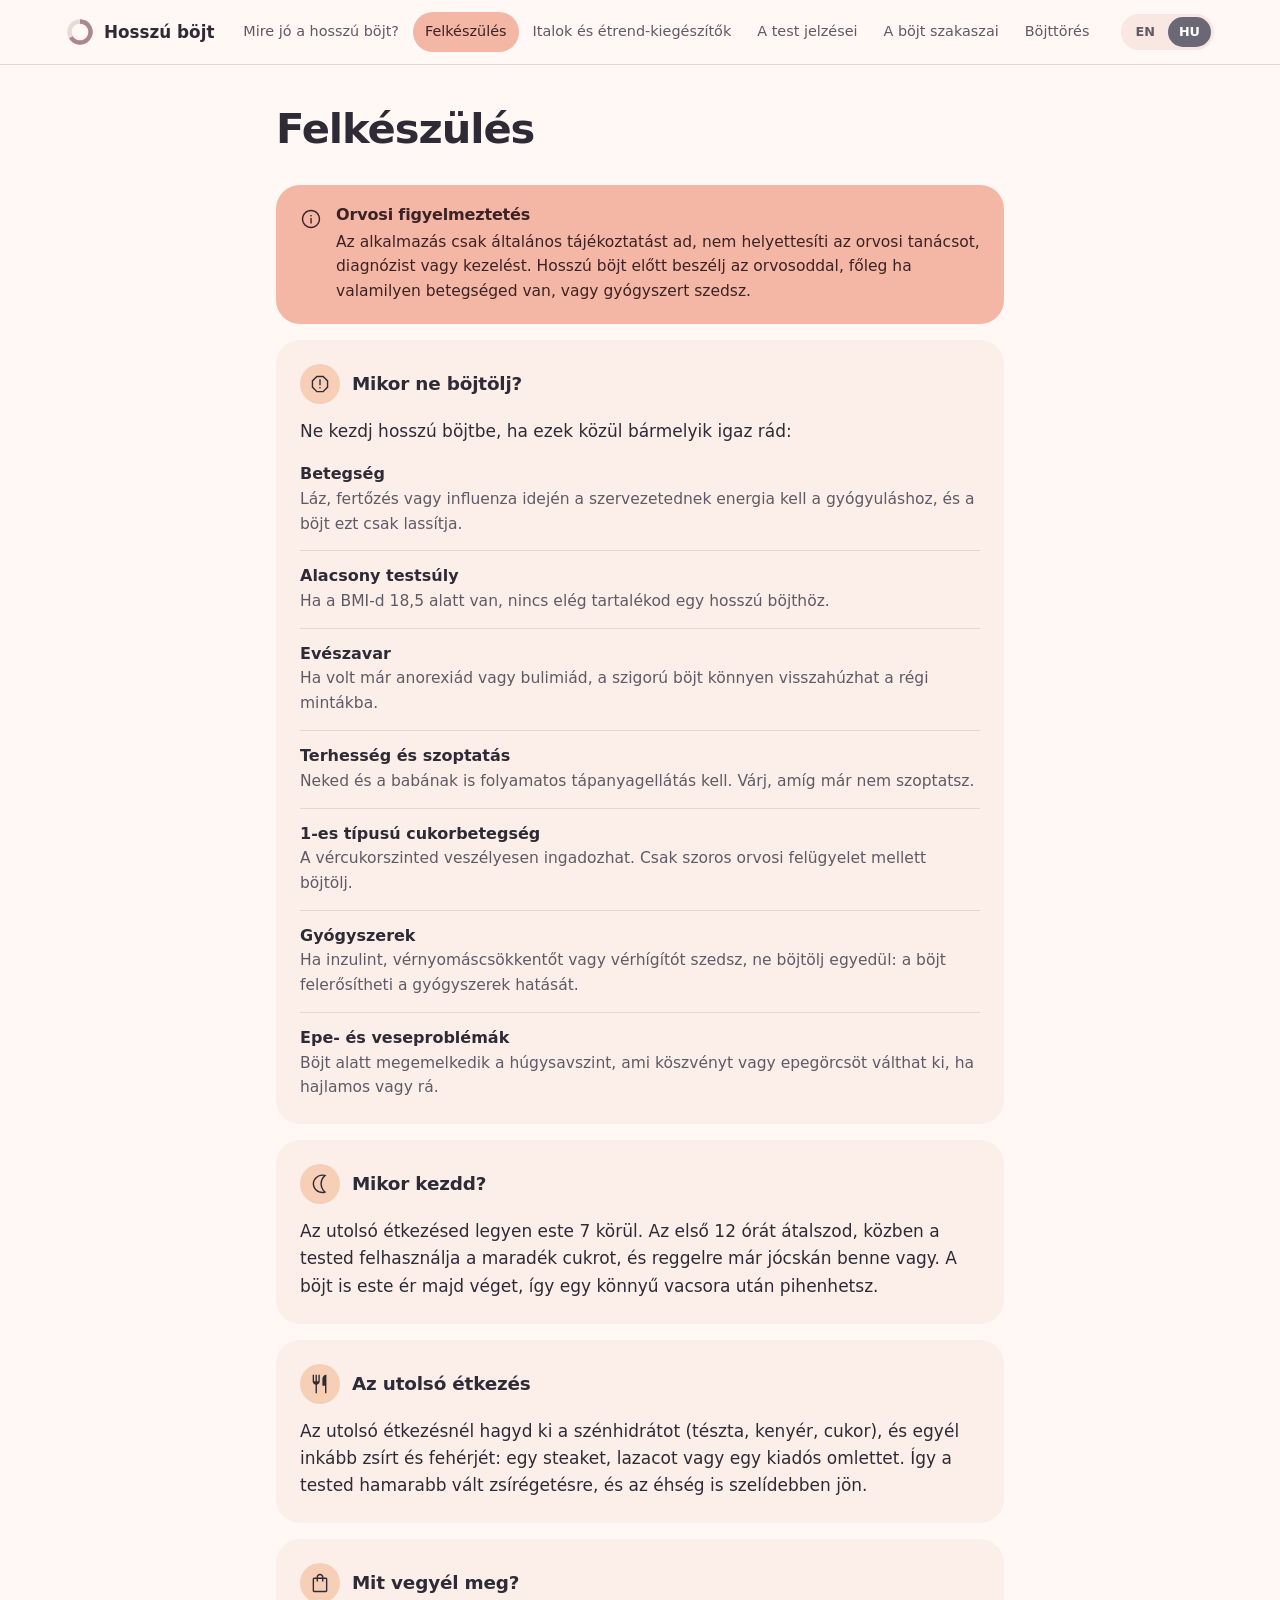
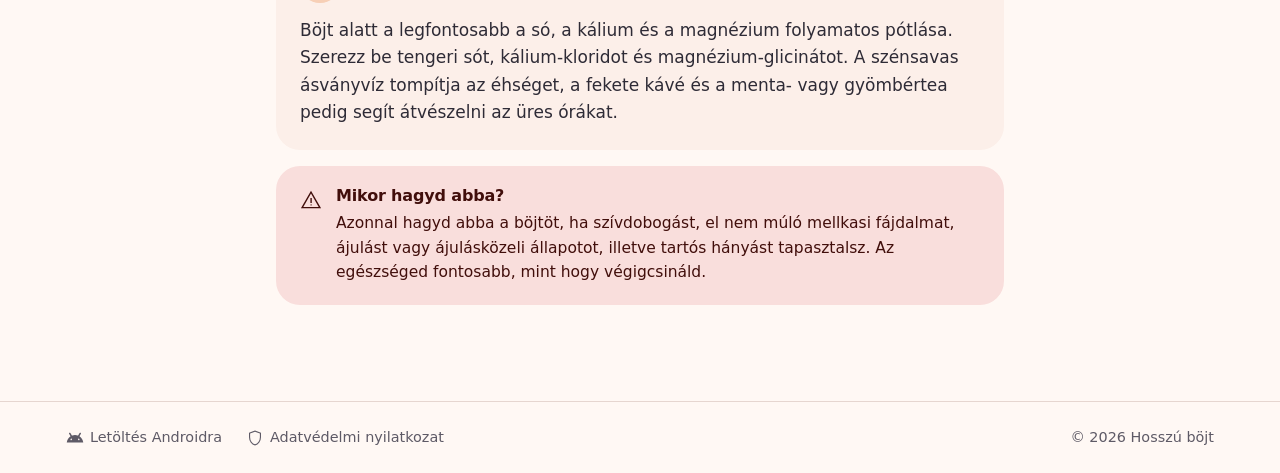
<file: hu/preparation/index.html>
<!DOCTYPE html><html lang="hu"> <head><meta charset="UTF-8"><meta name="viewport" content="width=device-width, initial-scale=1.0"><title>Felkészülés a hosszú böjtre | Hosszú böjt</title><meta name="description" content="Mikor ne böjtölj, mikor egyél utoljára, és milyen ásványi anyagok legyenek otthon egy többnapos böjt előtt."><link rel="canonical" href="https://prolongedfasting.github.io/hu/preparation/"><meta name="color-scheme" content="light dark"><meta name="theme-color" content="#FFF8F4" media="(prefers-color-scheme: light)"><meta name="theme-color" content="#1E1C22" media="(prefers-color-scheme: dark)"><link rel="alternate" hreflang="en" href="https://prolongedfasting.github.io/en/preparation/"><link rel="alternate" hreflang="hu" href="https://prolongedfasting.github.io/hu/preparation/"><link rel="alternate" hreflang="x-default" href="https://prolongedfasting.github.io/en/preparation/"><meta property="og:type" content="website"><meta property="og:title" content="Felkészülés a hosszú böjtre | Hosszú böjt"><meta property="og:description" content="Mikor ne böjtölj, mikor egyél utoljára, és milyen ásványi anyagok legyenek otthon egy többnapos böjt előtt."><meta property="og:url" content="https://prolongedfasting.github.io/hu/preparation/"><meta property="og:site_name" content="Hosszú böjt"><meta property="og:locale" content="hu_HU"><meta name="twitter:card" content="summary"><meta name="twitter:title" content="Felkészülés a hosszú böjtre | Hosszú böjt"><meta name="twitter:description" content="Mikor ne böjtölj, mikor egyél utoljára, és milyen ásványi anyagok legyenek otthon egy többnapos böjt előtt."><script type="application/ld+json">{"@context":"https://schema.org","@type":"WebSite","name":"Hosszú böjt","url":"https://prolongedfasting.github.io","inLanguage":"hu","description":"Mikor ne böjtölj, mikor egyél utoljára, és milyen ásványi anyagok legyenek otthon egy többnapos böjt előtt."}</script><link rel="icon" type="image/svg+xml" href="/favicon.svg"><link rel="sitemap" href="/sitemap.xml"><link rel="stylesheet" href="/_astro/body-signals.C4jGwoBI.css">
<style>.concerns[data-astro-cid-tbkqzxej]{margin-top:18px}
</style><script type="module">const s=document.getElementById("menuToggle"),t=document.getElementById("mainNav"),n=e=>{t?.classList.toggle("open",e),s?.setAttribute("aria-expanded",String(e))};s?.addEventListener("click",()=>n(!t?.classList.contains("open")));t?.querySelectorAll("a").forEach(e=>e.addEventListener("click",()=>n(!1)));document.addEventListener("keydown",e=>{e.key==="Escape"&&n(!1)});
</script></head> <body> <a class="skip-link" href="#content">Ugrás a tartalomra</a> <header class="site-header"> <div class="header-inner"> <a class="brand" href="/hu/"> <svg viewBox="0 0 32 32" aria-hidden="true"> <circle cx="16" cy="16" r="12" fill="none" stroke="var(--ring-track)" stroke-width="5"></circle> <path d="M16 4 A12 12 0 1 1 5.6 22" fill="none" stroke="var(--ring-3)" stroke-width="5"></path> </svg> Hosszú böjt </a> <nav class="main-nav" id="mainNav" aria-label="Menü"> <a href="/hu/"> <svg class="icon" width="20" height="20" viewBox="0 -960 960 960" fill="currentColor" aria-hidden="true" focusable="false"><path d="M453-280h60v-240h-60v240Zm50.5-323.2q9.5-9.2 9.5-22.8 0-14.45-9.48-24.22-9.48-9.78-23.5-9.78t-23.52 9.78Q447-640.45 447-626q0 13.6 9.48 22.8 9.48 9.2 23.5 9.2t23.52-9.2ZM480.27-80q-82.74 0-155.5-31.5Q252-143 197.5-197.5t-86-127.34Q80-397.68 80-480.5t31.5-155.66Q143-709 197.5-763t127.34-85.5Q397.68-880 480.5-880t155.66 31.5Q709-817 763-763t85.5 127Q880-563 880-480.27q0 82.74-31.5 155.5Q817-252 763-197.68q-54 54.31-127 86Q563-80 480.27-80Zm.23-60Q622-140 721-239.5t99-241Q820-622 721.19-721T480-820q-141 0-240.5 98.81T140-480q0 141 99.5 240.5t241 99.5Zm-.5-340Z"/></svg>Mire jó a hosszú böjt? </a><a href="/hu/preparation/" aria-current="page"> <svg class="icon" width="20" height="20" viewBox="0 -960 960 960" fill="currentColor" aria-hidden="true" focusable="false"><path d="M560-574v-48q33-14 67.5-21t72.5-7q26 0 51 4t49 10v44q-24-9-48.5-13.5T700-610q-38 0-73 9.5T560-574Zm0 220v-49q33-13.5 67.5-20.25T700-430q26 0 51 4t49 10v44q-24-9-48.5-13.5T700-390q-38 0-73 9t-67 27Zm0-110v-48q33-14 67.5-21t72.5-7q26 0 51 4t49 10v44q-24-9-48.5-13.5T700-500q-38 0-73 9.5T560-464ZM248-300q53.57 0 104.28 12.5Q403-275 452-250v-427q-45-30-97.62-46.5Q301.76-740 248-740q-38 0-74.5 9.5T100-707v434q31-14 70.5-20.5T248-300Zm264 50q50-25 98-37.5T712-300q38 0 78.5 6t69.5 16v-429q-34-17-71.82-25-37.82-8-76.18-8-54 0-104.5 16.5T512-677v427Zm-30 90q-51-38-111-58.5T248-239q-36.54 0-71.77 9T106-208q-23.1 11-44.55-3Q40-225 40-251v-463q0-15 7-27.5T68-761q42-20 87.39-29.5 45.4-9.5 92.61-9.5 63 0 122.5 17T482-731q51-35 109.5-52T712-800q46.87 0 91.93 9.5Q849-781 891-761q14 7 21.5 19.5T920-714v463q0 27.89-22.5 42.45Q875-194 853-208q-34-14-69.23-22.5Q748.54-239 712-239q-63 0-121 21t-109 58ZM276-489Z"/></svg>Felkészülés </a><a href="/hu/what-to-consume/"> <svg class="icon" width="20" height="20" viewBox="0 -960 960 960" fill="currentColor" aria-hidden="true" focusable="false"><path d="M262-80q-23 0-40.5-15T202-133l-82-747h720l-82 747q-2 23-19.5 38T698-80H262Zm-48-500 48 440h436l48-440H214Zm-7-60h546l20-180H187l20 180Zm239 373.5Q432-280 432-299q0-24 12.5-53t35.5-59q23 30 35.5 59t12.5 53q0 19-14 32.5T480-253q-20 0-34-13.5ZM556.5-224q31.5-31 31.5-75 0-47-28.5-100T480-500q-51 48-79.5 101T372-299q0 44 31.5 75t76.5 31q45 0 76.5-31ZM214-140h532-532Z"/></svg>Italok és étrend-kiegészítők </a><a href="/hu/body-signals/"> <svg class="icon" width="20" height="20" viewBox="0 -960 960 960" fill="currentColor" aria-hidden="true" focusable="false"><path d="M80-570v-170q0-24 18-42t42-18h680q24 0 42 18t18 42v170h-60v-170H140v170H80Zm60 410q-24 0-42-18t-18-42v-170h60v170h680v-170h60v170q0 24-18 42t-42 18H140Zm275.6-134q7.6-4 11.4-12l133-266 53 106q3.75 8 11.25 12t15.75 4h240v-60H659l-72-143q-3.72-8.25-11.17-11.63-7.45-3.37-15.64-3.37-8.19 0-15.79 3.37-7.6 3.38-11.4 11.63L400-388l-53-106q-3.75-8-11.25-12T320-510H80v60h221l72 144q3.72 8 11.17 12 7.45 4 15.64 4 8.19 0 15.79-4ZM480-480Z"/></svg>A test jelzései </a><a href="/hu/phases/"> <svg class="icon" width="20" height="20" viewBox="0 -960 960 960" fill="currentColor" aria-hidden="true" focusable="false"><path d="M109.91-240Q81-240 60.5-260.59 40-281.18 40-310.09t20.49-49.41q20.5-20.5 49.28-20.5 5.23 0 10.23.5t13 2.5l200-200q-2-8-2.5-13t-.5-10.23q0-28.78 20.59-49.28Q371.18-670 400.09-670t49.41 20.63q20.5 20.64 20.5 49.61 0 1.76-3 22.76l110 110q8-2 13-2.5t10-.5q5 0 10 .5t13 2.5l160-160q-2-8-2.5-13t-.5-10.23q0-28.78 20.59-49.28Q821.18-720 850.09-720t49.41 20.59q20.5 20.59 20.5 49.5t-20.49 49.41q-20.5 20.5-49.28 20.5-5.23 0-10.23-.5t-13-2.5L667-423q2 8 2.5 13t.5 10.23q0 28.78-20.59 49.28Q628.82-330 599.91-330t-49.41-20.49q-20.5-20.5-20.5-49.28 0-5.23.5-10.23t2.5-13L423-533q-8 2-13 2.5t-10.25.5q-1.75 0-22.75-3L177-333q2 8 2.5 13t.5 10.23q0 28.78-20.59 49.28Q138.82-240 109.91-240Z"/></svg>A böjt szakaszai </a><a href="/hu/fast-break/"> <svg class="icon" width="20" height="20" viewBox="0 -960 960 960" fill="currentColor" aria-hidden="true" focusable="false"><path d="m140-120-60-60h800l-60 60H140Zm-20-121q5-17 16-30.5t24-25.5v-325h-40v-50h40v-34h-40v-50h40v-34h-40v-50h290q24.75 0 42.38 17.62Q470-804.75 470-780v24h370v50H470v24q0 24.75-17.62 42.37Q434.75-622 410-622h-95v271q21 2 39.5 10t35.5 22q17-69 74-109.5T593-469q88 0 147.5 63.5T800-254v13H120Zm330-60h283q-10-49-49.5-78.5T593-409q-51 0-92 29t-51 79ZM315-756h105v-34H315v34Zm0 84h105v-34H315v34Zm-105-84h55v-34h-55v34Zm0 84h55v-34h-55v34Zm0 340q12-9 26-14t29-6v-270h-55v290Zm382 31Z"/></svg>Böjttörés </a> </nav> <div class="lang-switch"> <a href="/en/preparation/" hreflang="en" lang="en">EN</a> <a href="/hu/preparation/" hreflang="hu" lang="hu" aria-current="true">HU</a> </div> <button class="menu-button" id="menuToggle" aria-label="Menü" aria-expanded="false" aria-controls="mainNav"> <span class="open"><svg class="icon" width="24" height="24" viewBox="0 -960 960 960" fill="currentColor" aria-hidden="true" focusable="false"><path d="M120-240v-60h720v60H120Zm0-210v-60h720v60H120Zm0-210v-60h720v60H120Z"/></svg></span> <span class="close"><svg class="icon" width="24" height="24" viewBox="0 -960 960 960" fill="currentColor" aria-hidden="true" focusable="false"><path d="m249-207-42-42 231-231-231-231 42-42 231 231 231-231 42 42-231 231 231 231-42 42-231-231-231 231Z"/></svg></span> </button> </div> </header> <main id="content">  <header class="page-head" data-astro-cid-tbkqzxej> <h1 data-astro-cid-tbkqzxej>Felkészülés</h1> </header> <div class="stack" data-astro-cid-tbkqzxej> <aside class="notice" data-astro-cid-tbkqzxej> <svg class="icon" width="22" height="22" viewBox="0 -960 960 960" fill="currentColor" aria-hidden="true" focusable="false"><path d="M453-280h60v-240h-60v240Zm50.5-323.2q9.5-9.2 9.5-22.8 0-14.45-9.48-24.22-9.48-9.78-23.5-9.78t-23.52 9.78Q447-640.45 447-626q0 13.6 9.48 22.8 9.48 9.2 23.5 9.2t23.52-9.2ZM480.27-80q-82.74 0-155.5-31.5Q252-143 197.5-197.5t-86-127.34Q80-397.68 80-480.5t31.5-155.66Q143-709 197.5-763t127.34-85.5Q397.68-880 480.5-880t155.66 31.5Q709-817 763-763t85.5 127Q880-563 880-480.27q0 82.74-31.5 155.5Q817-252 763-197.68q-54 54.31-127 86Q563-80 480.27-80Zm.23-60Q622-140 721-239.5t99-241Q820-622 721.19-721T480-820q-141 0-240.5 98.81T140-480q0 141 99.5 240.5t241 99.5Zm-.5-340Z"/></svg> <div data-astro-cid-tbkqzxej> <h2 data-astro-cid-tbkqzxej>Orvosi figyelmeztetés</h2> <p data-astro-cid-tbkqzxej>Az alkalmazás csak általános tájékoztatást ad, nem helyettesíti az orvosi tanácsot, diagnózist vagy kezelést. Hosszú böjt előtt beszélj az orvosoddal, főleg ha valamilyen betegséged van, vagy gyógyszert szedsz.</p> </div> </aside> <section class="card" data-astro-cid-tbkqzxej> <div class="card-title" data-astro-cid-tbkqzxej> <span class="badge" data-astro-cid-tbkqzxej><svg class="icon" width="22" height="22" viewBox="0 -960 960 960" fill="currentColor" aria-hidden="true" focusable="false"><path d="M480-281q14 0 24.5-10.5T515-316q0-14-10.5-24.5T480-351q-14 0-24.5 10.5T445-316q0 14 10.5 24.5T480-281Zm-30-144h60v-263h-60v263ZM330-120 120-330v-300l210-210h300l210 210v300L630-120H330Zm25-60h250l175-175v-250L605-780H355L180-605v250l175 175Zm125-300Z"/></svg></span> <h2 data-astro-cid-tbkqzxej>Mikor ne böjtölj?</h2> </div> <p data-astro-cid-tbkqzxej>Ne kezdj hosszú böjtbe, ha ezek közül bármelyik igaz rád:</p> <div class="items ruled concerns" data-astro-cid-tbkqzxej> <div class="item" data-astro-cid-tbkqzxej> <h3 data-astro-cid-tbkqzxej>Betegség</h3> <p class="muted" data-astro-cid-tbkqzxej>Láz, fertőzés vagy influenza idején a szervezetednek energia kell a gyógyuláshoz, és a böjt ezt csak lassítja.</p> </div><div class="item" data-astro-cid-tbkqzxej> <h3 data-astro-cid-tbkqzxej>Alacsony testsúly</h3> <p class="muted" data-astro-cid-tbkqzxej>Ha a BMI-d 18,5 alatt van, nincs elég tartalékod egy hosszú böjthöz.</p> </div><div class="item" data-astro-cid-tbkqzxej> <h3 data-astro-cid-tbkqzxej>Evészavar</h3> <p class="muted" data-astro-cid-tbkqzxej>Ha volt már anorexiád vagy bulimiád, a szigorú böjt könnyen visszahúzhat a régi mintákba.</p> </div><div class="item" data-astro-cid-tbkqzxej> <h3 data-astro-cid-tbkqzxej>Terhesség és szoptatás</h3> <p class="muted" data-astro-cid-tbkqzxej>Neked és a babának is folyamatos tápanyagellátás kell. Várj, amíg már nem szoptatsz.</p> </div><div class="item" data-astro-cid-tbkqzxej> <h3 data-astro-cid-tbkqzxej>1-es típusú cukorbetegség</h3> <p class="muted" data-astro-cid-tbkqzxej>A vércukorszinted veszélyesen ingadozhat. Csak szoros orvosi felügyelet mellett böjtölj.</p> </div><div class="item" data-astro-cid-tbkqzxej> <h3 data-astro-cid-tbkqzxej>Gyógyszerek</h3> <p class="muted" data-astro-cid-tbkqzxej>Ha inzulint, vérnyomáscsökkentőt vagy vérhígítót szedsz, ne böjtölj egyedül: a böjt felerősítheti a gyógyszerek hatását.</p> </div><div class="item" data-astro-cid-tbkqzxej> <h3 data-astro-cid-tbkqzxej>Epe- és veseproblémák</h3> <p class="muted" data-astro-cid-tbkqzxej>Böjt alatt megemelkedik a húgysavszint, ami köszvényt vagy epegörcsöt válthat ki, ha hajlamos vagy rá.</p> </div> </div> </section> <section class="card" data-astro-cid-tbkqzxej> <div class="card-title" data-astro-cid-tbkqzxej> <span class="badge" data-astro-cid-tbkqzxej><svg class="icon" width="22" height="22" viewBox="0 -960 960 960" fill="currentColor" aria-hidden="true" focusable="false"><path d="M593-80q-88.11 0-166.56-32.5Q348-145 288.43-200.41q-59.57-55.41-94-129.62Q160-404.25 160-488.13q0-83.87 34.5-158.37t94-130q59.5-55.5 137.94-88Q504.89-897 593-897q47 0 88 10t79 27q-90 64-146 160t-56 211.5q0 115.5 56 212T760-117q-38 17-79 27t-88 10Zm0-60h26.42q12.58 0 20.58-1-66-74-104-162t-38-185q0-97 38-185t104-163q-8-1-20.58-1H593q-153 0-263 101.96t-110 247Q220-343 330-241.5T593-140Zm-95-349Z"/></svg></span> <h2 data-astro-cid-tbkqzxej>Mikor kezdd?</h2> </div> <p data-astro-cid-tbkqzxej>Az utolsó étkezésed legyen este 7 körül. Az első 12 órát átalszod, közben a tested felhasználja a maradék cukrot, és reggelre már jócskán benne vagy. A böjt is este ér majd véget, így egy könnyű vacsora után pihenhetsz.</p> </section><section class="card" data-astro-cid-tbkqzxej> <div class="card-title" data-astro-cid-tbkqzxej> <span class="badge" data-astro-cid-tbkqzxej><svg class="icon" width="22" height="22" viewBox="0 -960 960 960" fill="currentColor" aria-hidden="true" focusable="false"><path d="M285-80v-368q-52-11-88.5-52.5T160-600v-280h60v280h65v-280h60v280h65v-280h60v280q0 58-36.5 99.5T345-448v368h-60Zm415 0v-320H585v-305q0-79 48-127t127-48v800h-60Z"/></svg></span> <h2 data-astro-cid-tbkqzxej>Az utolsó étkezés</h2> </div> <p data-astro-cid-tbkqzxej>Az utolsó étkezésnél hagyd ki a szénhidrátot (tészta, kenyér, cukor), és egyél inkább zsírt és fehérjét: egy steaket, lazacot vagy egy kiadós omlettet. Így a tested hamarabb vált zsírégetésre, és az éhség is szelídebben jön.</p> </section><section class="card" data-astro-cid-tbkqzxej> <div class="card-title" data-astro-cid-tbkqzxej> <span class="badge" data-astro-cid-tbkqzxej><svg class="icon" width="22" height="22" viewBox="0 -960 960 960" fill="currentColor" aria-hidden="true" focusable="false"><path d="M220-80q-24 0-42-18t-18-42v-520q0-24 18-42t42-18h110v-10q0-63 43.5-106.5T480-880q63 0 106.5 43.5T630-730v10h110q24 0 42 18t18 42v520q0 24-18 42t-42 18H220Zm0-60h520v-520H630v90q0 12.75-8.68 21.37-8.67 8.63-21.5 8.63-12.82 0-21.32-8.63-8.5-8.62-8.5-21.37v-90H390v90q0 12.75-8.68 21.37-8.67 8.63-21.5 8.63-12.82 0-21.32-8.63-8.5-8.62-8.5-21.37v-90H220v520Zm170-580h180v-10q0-38-26-64t-64-26q-38 0-64 26t-26 64v10ZM220-140v-520 520Z"/></svg></span> <h2 data-astro-cid-tbkqzxej>Mit vegyél meg?</h2> </div> <p data-astro-cid-tbkqzxej>Böjt alatt a legfontosabb a só, a kálium és a magnézium folyamatos pótlása. Szerezz be tengeri sót, kálium-kloridot és magnézium-glicinátot. A szénsavas ásványvíz tompítja az éhséget, a fekete kávé és a menta- vagy gyömbértea pedig segít átvészelni az üres órákat.</p> </section> <aside class="notice warning" data-astro-cid-tbkqzxej> <svg class="icon" width="22" height="22" viewBox="0 -960 960 960" fill="currentColor" aria-hidden="true" focusable="false"><path d="m40-120 440-760 440 760H40Zm104-60h672L480-760 144-180Zm361.5-65.68q8.5-8.67 8.5-21.5 0-12.82-8.68-21.32-8.67-8.5-21.5-8.5-12.82 0-21.32 8.68-8.5 8.67-8.5 21.5 0 12.82 8.68 21.32 8.67 8.5 21.5 8.5 12.82 0 21.32-8.68ZM454-348h60v-224h-60v224Zm26-122Z"/></svg> <div data-astro-cid-tbkqzxej> <h2 data-astro-cid-tbkqzxej>Mikor hagyd abba?</h2> <p data-astro-cid-tbkqzxej>Azonnal hagyd abba a böjtöt, ha szívdobogást, el nem múló mellkasi fájdalmat, ájulást vagy ájulásközeli állapotot, illetve tartós hányást tapasztalsz. Az egészséged fontosabb, mint hogy végigcsináld.</p> </div> </aside> </div>  </main> <footer class="site-footer"> <div class="footer-inner"> <a href="https://play.google.com/store/apps/details?id=com.arcadianapps.prolongedfast&hl=hu" target="_blank" rel="noopener noreferrer"> <svg class="icon" width="18" height="18" viewBox="0 -960 960 960" fill="currentColor" aria-hidden="true" focusable="false"><path d="M40-240q10-105 64-191t139-140l-77-129q-9-14-4.5-30t18.5-24q14-9 30-5t24 18l80 133q38-16 79.5-24t86.5-8q45 0 86.5 8t79.5 24l80-133q8-14 24-18t30 5q14 8 18 24t-4 30l-77 129q85 54 139 140t64 191H40Zm680.5-151.5Q722-409 711-426t-27-22q-16-5-29 4t-15 26q-2 17 9 34t27.5 22.5Q693-356 706-365t14.5-26.5ZM284-362q16-5 27-22t9.5-34.5Q319-436 306-445t-29.5-3.5Q260-443 249-426t-9 34q2 17 15 26t29 4Z"/></svg>Letöltés Androidra </a> <a href="/hu/privacy/"> <svg class="icon" width="18" height="18" viewBox="0 -960 960 960" fill="currentColor" aria-hidden="true" focusable="false"><path d="M480-81q-140-35-230-162.5T160-523v-238l320-120 320 120v238q0 152-90 279.5T480-81Zm0-62q115-38 187.5-143.5T740-523v-196l-260-98-260 98v196q0 131 72.5 236.5T480-143Zm0-337Z"/></svg>Adatvédelmi nyilatkozat </a> <span class="copy">&copy; 2026 Hosszú böjt</span> </div> </footer>  </body> </html>
</file>
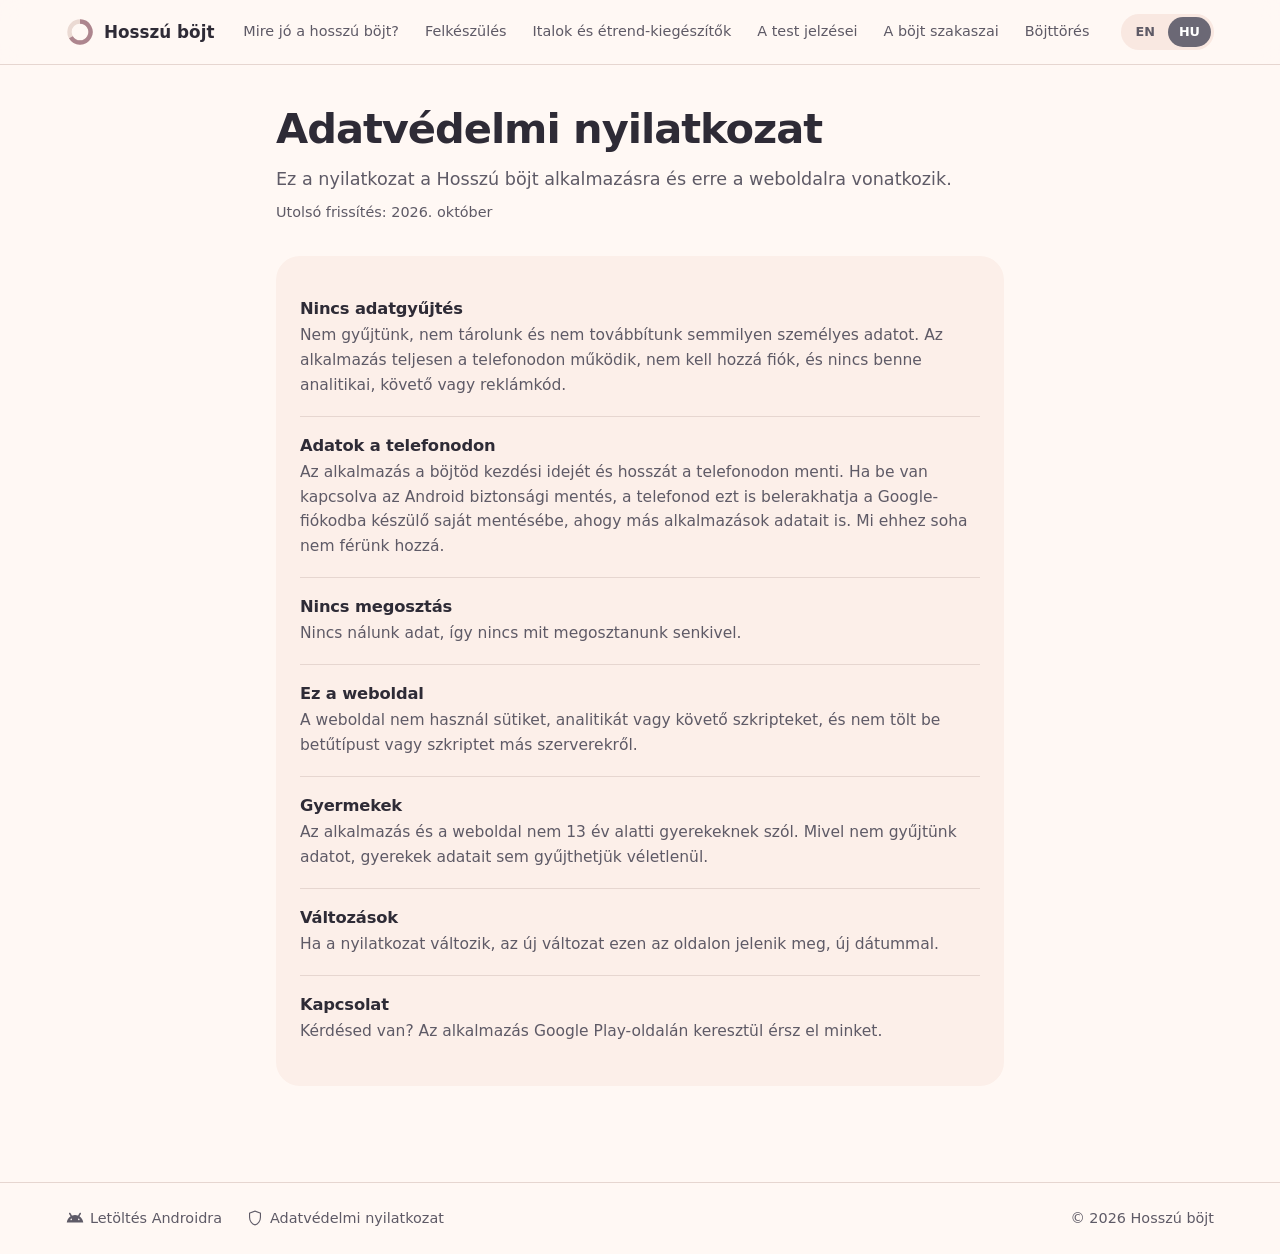
<file: hu/privacy/index.html>
<!DOCTYPE html><html lang="hu"> <head><meta charset="UTF-8"><meta name="viewport" content="width=device-width, initial-scale=1.0"><title>Adatvédelmi nyilatkozat | Hosszú böjt</title><meta name="description" content="A Hosszú böjt alkalmazás és weboldal nem gyűjt személyes adatot."><link rel="canonical" href="https://prolongedfasting.github.io/hu/privacy/"><meta name="color-scheme" content="light dark"><meta name="theme-color" content="#FFF8F4" media="(prefers-color-scheme: light)"><meta name="theme-color" content="#1E1C22" media="(prefers-color-scheme: dark)"><link rel="alternate" hreflang="en" href="https://prolongedfasting.github.io/en/privacy/"><link rel="alternate" hreflang="hu" href="https://prolongedfasting.github.io/hu/privacy/"><link rel="alternate" hreflang="x-default" href="https://prolongedfasting.github.io/en/privacy/"><meta property="og:type" content="website"><meta property="og:title" content="Adatvédelmi nyilatkozat | Hosszú böjt"><meta property="og:description" content="A Hosszú böjt alkalmazás és weboldal nem gyűjt személyes adatot."><meta property="og:url" content="https://prolongedfasting.github.io/hu/privacy/"><meta property="og:site_name" content="Hosszú böjt"><meta property="og:locale" content="hu_HU"><meta name="twitter:card" content="summary"><meta name="twitter:title" content="Adatvédelmi nyilatkozat | Hosszú böjt"><meta name="twitter:description" content="A Hosszú böjt alkalmazás és weboldal nem gyűjt személyes adatot."><script type="application/ld+json">{"@context":"https://schema.org","@type":"WebSite","name":"Hosszú böjt","url":"https://prolongedfasting.github.io","inLanguage":"hu","description":"A Hosszú böjt alkalmazás és weboldal nem gyűjt személyes adatot."}</script><link rel="icon" type="image/svg+xml" href="/favicon.svg"><link rel="sitemap" href="/sitemap.xml"><link rel="stylesheet" href="/_astro/body-signals.C4jGwoBI.css">
<style>.updated[data-astro-cid-hsq7wpoz]{font-size:.9rem;margin-top:8px}.item[data-astro-cid-hsq7wpoz] h2[data-astro-cid-hsq7wpoz]{font-size:1.02rem;margin-bottom:4px}.items[data-astro-cid-hsq7wpoz].ruled .item[data-astro-cid-hsq7wpoz]{padding:18px 0}
</style><script type="module">const s=document.getElementById("menuToggle"),t=document.getElementById("mainNav"),n=e=>{t?.classList.toggle("open",e),s?.setAttribute("aria-expanded",String(e))};s?.addEventListener("click",()=>n(!t?.classList.contains("open")));t?.querySelectorAll("a").forEach(e=>e.addEventListener("click",()=>n(!1)));document.addEventListener("keydown",e=>{e.key==="Escape"&&n(!1)});
</script></head> <body> <a class="skip-link" href="#content">Ugrás a tartalomra</a> <header class="site-header"> <div class="header-inner"> <a class="brand" href="/hu/"> <svg viewBox="0 0 32 32" aria-hidden="true"> <circle cx="16" cy="16" r="12" fill="none" stroke="var(--ring-track)" stroke-width="5"></circle> <path d="M16 4 A12 12 0 1 1 5.6 22" fill="none" stroke="var(--ring-3)" stroke-width="5"></path> </svg> Hosszú böjt </a> <nav class="main-nav" id="mainNav" aria-label="Menü"> <a href="/hu/"> <svg class="icon" width="20" height="20" viewBox="0 -960 960 960" fill="currentColor" aria-hidden="true" focusable="false"><path d="M453-280h60v-240h-60v240Zm50.5-323.2q9.5-9.2 9.5-22.8 0-14.45-9.48-24.22-9.48-9.78-23.5-9.78t-23.52 9.78Q447-640.45 447-626q0 13.6 9.48 22.8 9.48 9.2 23.5 9.2t23.52-9.2ZM480.27-80q-82.74 0-155.5-31.5Q252-143 197.5-197.5t-86-127.34Q80-397.68 80-480.5t31.5-155.66Q143-709 197.5-763t127.34-85.5Q397.68-880 480.5-880t155.66 31.5Q709-817 763-763t85.5 127Q880-563 880-480.27q0 82.74-31.5 155.5Q817-252 763-197.68q-54 54.31-127 86Q563-80 480.27-80Zm.23-60Q622-140 721-239.5t99-241Q820-622 721.19-721T480-820q-141 0-240.5 98.81T140-480q0 141 99.5 240.5t241 99.5Zm-.5-340Z"/></svg>Mire jó a hosszú böjt? </a><a href="/hu/preparation/"> <svg class="icon" width="20" height="20" viewBox="0 -960 960 960" fill="currentColor" aria-hidden="true" focusable="false"><path d="M560-574v-48q33-14 67.5-21t72.5-7q26 0 51 4t49 10v44q-24-9-48.5-13.5T700-610q-38 0-73 9.5T560-574Zm0 220v-49q33-13.5 67.5-20.25T700-430q26 0 51 4t49 10v44q-24-9-48.5-13.5T700-390q-38 0-73 9t-67 27Zm0-110v-48q33-14 67.5-21t72.5-7q26 0 51 4t49 10v44q-24-9-48.5-13.5T700-500q-38 0-73 9.5T560-464ZM248-300q53.57 0 104.28 12.5Q403-275 452-250v-427q-45-30-97.62-46.5Q301.76-740 248-740q-38 0-74.5 9.5T100-707v434q31-14 70.5-20.5T248-300Zm264 50q50-25 98-37.5T712-300q38 0 78.5 6t69.5 16v-429q-34-17-71.82-25-37.82-8-76.18-8-54 0-104.5 16.5T512-677v427Zm-30 90q-51-38-111-58.5T248-239q-36.54 0-71.77 9T106-208q-23.1 11-44.55-3Q40-225 40-251v-463q0-15 7-27.5T68-761q42-20 87.39-29.5 45.4-9.5 92.61-9.5 63 0 122.5 17T482-731q51-35 109.5-52T712-800q46.87 0 91.93 9.5Q849-781 891-761q14 7 21.5 19.5T920-714v463q0 27.89-22.5 42.45Q875-194 853-208q-34-14-69.23-22.5Q748.54-239 712-239q-63 0-121 21t-109 58ZM276-489Z"/></svg>Felkészülés </a><a href="/hu/what-to-consume/"> <svg class="icon" width="20" height="20" viewBox="0 -960 960 960" fill="currentColor" aria-hidden="true" focusable="false"><path d="M262-80q-23 0-40.5-15T202-133l-82-747h720l-82 747q-2 23-19.5 38T698-80H262Zm-48-500 48 440h436l48-440H214Zm-7-60h546l20-180H187l20 180Zm239 373.5Q432-280 432-299q0-24 12.5-53t35.5-59q23 30 35.5 59t12.5 53q0 19-14 32.5T480-253q-20 0-34-13.5ZM556.5-224q31.5-31 31.5-75 0-47-28.5-100T480-500q-51 48-79.5 101T372-299q0 44 31.5 75t76.5 31q45 0 76.5-31ZM214-140h532-532Z"/></svg>Italok és étrend-kiegészítők </a><a href="/hu/body-signals/"> <svg class="icon" width="20" height="20" viewBox="0 -960 960 960" fill="currentColor" aria-hidden="true" focusable="false"><path d="M80-570v-170q0-24 18-42t42-18h680q24 0 42 18t18 42v170h-60v-170H140v170H80Zm60 410q-24 0-42-18t-18-42v-170h60v170h680v-170h60v170q0 24-18 42t-42 18H140Zm275.6-134q7.6-4 11.4-12l133-266 53 106q3.75 8 11.25 12t15.75 4h240v-60H659l-72-143q-3.72-8.25-11.17-11.63-7.45-3.37-15.64-3.37-8.19 0-15.79 3.37-7.6 3.38-11.4 11.63L400-388l-53-106q-3.75-8-11.25-12T320-510H80v60h221l72 144q3.72 8 11.17 12 7.45 4 15.64 4 8.19 0 15.79-4ZM480-480Z"/></svg>A test jelzései </a><a href="/hu/phases/"> <svg class="icon" width="20" height="20" viewBox="0 -960 960 960" fill="currentColor" aria-hidden="true" focusable="false"><path d="M109.91-240Q81-240 60.5-260.59 40-281.18 40-310.09t20.49-49.41q20.5-20.5 49.28-20.5 5.23 0 10.23.5t13 2.5l200-200q-2-8-2.5-13t-.5-10.23q0-28.78 20.59-49.28Q371.18-670 400.09-670t49.41 20.63q20.5 20.64 20.5 49.61 0 1.76-3 22.76l110 110q8-2 13-2.5t10-.5q5 0 10 .5t13 2.5l160-160q-2-8-2.5-13t-.5-10.23q0-28.78 20.59-49.28Q821.18-720 850.09-720t49.41 20.59q20.5 20.59 20.5 49.5t-20.49 49.41q-20.5 20.5-49.28 20.5-5.23 0-10.23-.5t-13-2.5L667-423q2 8 2.5 13t.5 10.23q0 28.78-20.59 49.28Q628.82-330 599.91-330t-49.41-20.49q-20.5-20.5-20.5-49.28 0-5.23.5-10.23t2.5-13L423-533q-8 2-13 2.5t-10.25.5q-1.75 0-22.75-3L177-333q2 8 2.5 13t.5 10.23q0 28.78-20.59 49.28Q138.82-240 109.91-240Z"/></svg>A böjt szakaszai </a><a href="/hu/fast-break/"> <svg class="icon" width="20" height="20" viewBox="0 -960 960 960" fill="currentColor" aria-hidden="true" focusable="false"><path d="m140-120-60-60h800l-60 60H140Zm-20-121q5-17 16-30.5t24-25.5v-325h-40v-50h40v-34h-40v-50h40v-34h-40v-50h290q24.75 0 42.38 17.62Q470-804.75 470-780v24h370v50H470v24q0 24.75-17.62 42.37Q434.75-622 410-622h-95v271q21 2 39.5 10t35.5 22q17-69 74-109.5T593-469q88 0 147.5 63.5T800-254v13H120Zm330-60h283q-10-49-49.5-78.5T593-409q-51 0-92 29t-51 79ZM315-756h105v-34H315v34Zm0 84h105v-34H315v34Zm-105-84h55v-34h-55v34Zm0 84h55v-34h-55v34Zm0 340q12-9 26-14t29-6v-270h-55v290Zm382 31Z"/></svg>Böjttörés </a> </nav> <div class="lang-switch"> <a href="/en/privacy/" hreflang="en" lang="en">EN</a> <a href="/hu/privacy/" hreflang="hu" lang="hu" aria-current="true">HU</a> </div> <button class="menu-button" id="menuToggle" aria-label="Menü" aria-expanded="false" aria-controls="mainNav"> <span class="open"><svg class="icon" width="24" height="24" viewBox="0 -960 960 960" fill="currentColor" aria-hidden="true" focusable="false"><path d="M120-240v-60h720v60H120Zm0-210v-60h720v60H120Zm0-210v-60h720v60H120Z"/></svg></span> <span class="close"><svg class="icon" width="24" height="24" viewBox="0 -960 960 960" fill="currentColor" aria-hidden="true" focusable="false"><path d="m249-207-42-42 231-231-231-231 42-42 231 231 231-231 42 42-231 231 231 231-42 42-231-231-231 231Z"/></svg></span> </button> </div> </header> <main id="content">  <header class="page-head" data-astro-cid-hsq7wpoz> <h1 data-astro-cid-hsq7wpoz>Adatvédelmi nyilatkozat</h1> <p class="lead" data-astro-cid-hsq7wpoz>Ez a nyilatkozat a Hosszú böjt alkalmazásra és erre a weboldalra vonatkozik.</p> <p class="muted updated" data-astro-cid-hsq7wpoz>Utolsó frissítés: 2026. október</p> </header> <div class="card" data-astro-cid-hsq7wpoz> <div class="items ruled" data-astro-cid-hsq7wpoz> <section class="item" data-astro-cid-hsq7wpoz> <h2 data-astro-cid-hsq7wpoz>Nincs adatgyűjtés</h2> <p class="muted" data-astro-cid-hsq7wpoz>Nem gyűjtünk, nem tárolunk és nem továbbítunk semmilyen személyes adatot. Az alkalmazás teljesen a telefonodon működik, nem kell hozzá fiók, és nincs benne analitikai, követő vagy reklámkód.</p> </section><section class="item" data-astro-cid-hsq7wpoz> <h2 data-astro-cid-hsq7wpoz>Adatok a telefonodon</h2> <p class="muted" data-astro-cid-hsq7wpoz>Az alkalmazás a böjtöd kezdési idejét és hosszát a telefonodon menti. Ha be van kapcsolva az Android biztonsági mentés, a telefonod ezt is belerakhatja a Google-fiókodba készülő saját mentésébe, ahogy más alkalmazások adatait is. Mi ehhez soha nem férünk hozzá.</p> </section><section class="item" data-astro-cid-hsq7wpoz> <h2 data-astro-cid-hsq7wpoz>Nincs megosztás</h2> <p class="muted" data-astro-cid-hsq7wpoz>Nincs nálunk adat, így nincs mit megosztanunk senkivel.</p> </section><section class="item" data-astro-cid-hsq7wpoz> <h2 data-astro-cid-hsq7wpoz>Ez a weboldal</h2> <p class="muted" data-astro-cid-hsq7wpoz>A weboldal nem használ sütiket, analitikát vagy követő szkripteket, és nem tölt be betűtípust vagy szkriptet más szerverekről.</p> </section><section class="item" data-astro-cid-hsq7wpoz> <h2 data-astro-cid-hsq7wpoz>Gyermekek</h2> <p class="muted" data-astro-cid-hsq7wpoz>Az alkalmazás és a weboldal nem 13 év alatti gyerekeknek szól. Mivel nem gyűjtünk adatot, gyerekek adatait sem gyűjthetjük véletlenül.</p> </section><section class="item" data-astro-cid-hsq7wpoz> <h2 data-astro-cid-hsq7wpoz>Változások</h2> <p class="muted" data-astro-cid-hsq7wpoz>Ha a nyilatkozat változik, az új változat ezen az oldalon jelenik meg, új dátummal.</p> </section><section class="item" data-astro-cid-hsq7wpoz> <h2 data-astro-cid-hsq7wpoz>Kapcsolat</h2> <p class="muted" data-astro-cid-hsq7wpoz>Kérdésed van? Az alkalmazás Google Play-oldalán keresztül érsz el minket.</p> </section> </div> </div>  </main> <footer class="site-footer"> <div class="footer-inner"> <a href="https://play.google.com/store/apps/details?id=com.arcadianapps.prolongedfast&hl=hu" target="_blank" rel="noopener noreferrer"> <svg class="icon" width="18" height="18" viewBox="0 -960 960 960" fill="currentColor" aria-hidden="true" focusable="false"><path d="M40-240q10-105 64-191t139-140l-77-129q-9-14-4.5-30t18.5-24q14-9 30-5t24 18l80 133q38-16 79.5-24t86.5-8q45 0 86.5 8t79.5 24l80-133q8-14 24-18t30 5q14 8 18 24t-4 30l-77 129q85 54 139 140t64 191H40Zm680.5-151.5Q722-409 711-426t-27-22q-16-5-29 4t-15 26q-2 17 9 34t27.5 22.5Q693-356 706-365t14.5-26.5ZM284-362q16-5 27-22t9.5-34.5Q319-436 306-445t-29.5-3.5Q260-443 249-426t-9 34q2 17 15 26t29 4Z"/></svg>Letöltés Androidra </a> <a href="/hu/privacy/"> <svg class="icon" width="18" height="18" viewBox="0 -960 960 960" fill="currentColor" aria-hidden="true" focusable="false"><path d="M480-81q-140-35-230-162.5T160-523v-238l320-120 320 120v238q0 152-90 279.5T480-81Zm0-62q115-38 187.5-143.5T740-523v-196l-260-98-260 98v196q0 131 72.5 236.5T480-143Zm0-337Z"/></svg>Adatvédelmi nyilatkozat </a> <span class="copy">&copy; 2026 Hosszú böjt</span> </div> </footer>  </body> </html>
</file>
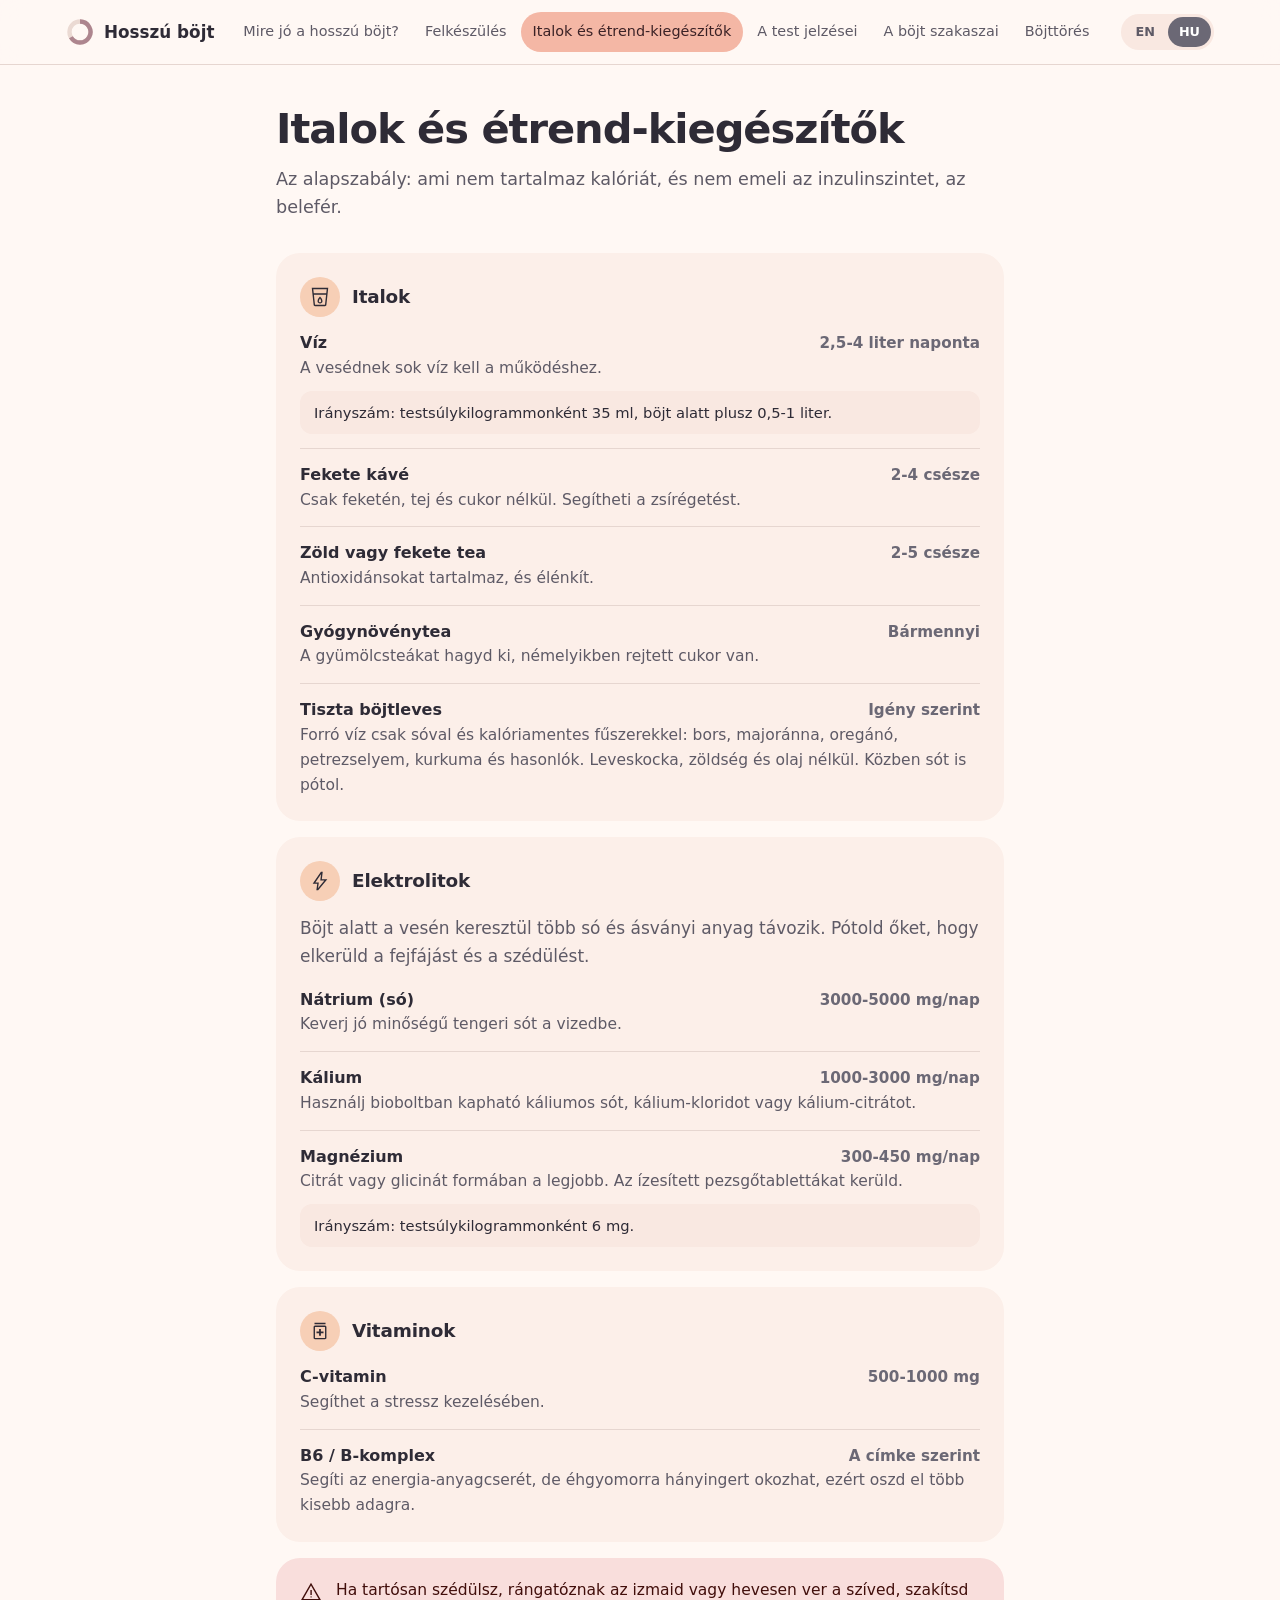
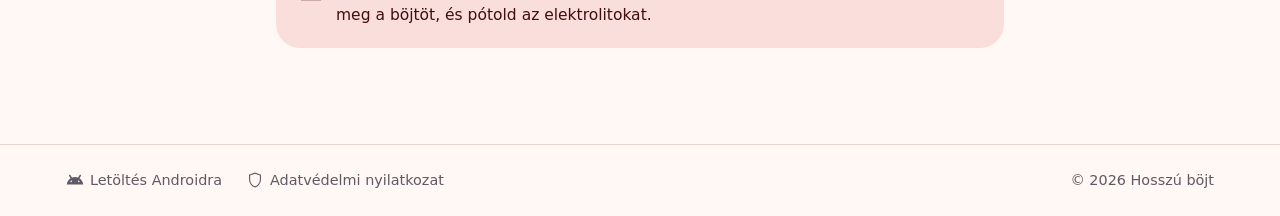
<file: hu/what-to-consume/index.html>
<!DOCTYPE html><html lang="hu"> <head><meta charset="UTF-8"><meta name="viewport" content="width=device-width, initial-scale=1.0"><title>Italok és étrend-kiegészítők böjt alatt | Hosszú böjt</title><meta name="description" content="Víz, kávé, tea, elektrolitok és vitaminok: mit fogyaszthatsz hosszú böjt alatt, és mennyit."><link rel="canonical" href="https://prolongedfasting.github.io/hu/what-to-consume/"><meta name="color-scheme" content="light dark"><meta name="theme-color" content="#FFF8F4" media="(prefers-color-scheme: light)"><meta name="theme-color" content="#1E1C22" media="(prefers-color-scheme: dark)"><link rel="alternate" hreflang="en" href="https://prolongedfasting.github.io/en/what-to-consume/"><link rel="alternate" hreflang="hu" href="https://prolongedfasting.github.io/hu/what-to-consume/"><link rel="alternate" hreflang="x-default" href="https://prolongedfasting.github.io/en/what-to-consume/"><meta property="og:type" content="website"><meta property="og:title" content="Italok és étrend-kiegészítők böjt alatt | Hosszú böjt"><meta property="og:description" content="Víz, kávé, tea, elektrolitok és vitaminok: mit fogyaszthatsz hosszú böjt alatt, és mennyit."><meta property="og:url" content="https://prolongedfasting.github.io/hu/what-to-consume/"><meta property="og:site_name" content="Hosszú böjt"><meta property="og:locale" content="hu_HU"><meta name="twitter:card" content="summary"><meta name="twitter:title" content="Italok és étrend-kiegészítők böjt alatt | Hosszú böjt"><meta name="twitter:description" content="Víz, kávé, tea, elektrolitok és vitaminok: mit fogyaszthatsz hosszú böjt alatt, és mennyit."><script type="application/ld+json">{"@context":"https://schema.org","@type":"WebSite","name":"Hosszú böjt","url":"https://prolongedfasting.github.io","inLanguage":"hu","description":"Víz, kávé, tea, elektrolitok és vitaminok: mit fogyaszthatsz hosszú böjt alatt, és mennyit."}</script><link rel="icon" type="image/svg+xml" href="/favicon.svg"><link rel="sitemap" href="/sitemap.xml"><link rel="stylesheet" href="/_astro/body-signals.C4jGwoBI.css">
<style>.intro[data-astro-cid-x3doneyx]{margin-bottom:18px}.intake-head[data-astro-cid-x3doneyx]{display:flex;justify-content:space-between;align-items:baseline;gap:16px}.amount[data-astro-cid-x3doneyx]{font-weight:650;font-size:.95rem;color:var(--primary);font-variant-numeric:tabular-nums;white-space:nowrap}.extra[data-astro-cid-x3doneyx]{margin-top:10px;padding:10px 14px;border-radius:12px;background:var(--surface);font-size:.92rem}
</style><script type="module">const s=document.getElementById("menuToggle"),t=document.getElementById("mainNav"),n=e=>{t?.classList.toggle("open",e),s?.setAttribute("aria-expanded",String(e))};s?.addEventListener("click",()=>n(!t?.classList.contains("open")));t?.querySelectorAll("a").forEach(e=>e.addEventListener("click",()=>n(!1)));document.addEventListener("keydown",e=>{e.key==="Escape"&&n(!1)});
</script></head> <body> <a class="skip-link" href="#content">Ugrás a tartalomra</a> <header class="site-header"> <div class="header-inner"> <a class="brand" href="/hu/"> <svg viewBox="0 0 32 32" aria-hidden="true"> <circle cx="16" cy="16" r="12" fill="none" stroke="var(--ring-track)" stroke-width="5"></circle> <path d="M16 4 A12 12 0 1 1 5.6 22" fill="none" stroke="var(--ring-3)" stroke-width="5"></path> </svg> Hosszú böjt </a> <nav class="main-nav" id="mainNav" aria-label="Menü"> <a href="/hu/"> <svg class="icon" width="20" height="20" viewBox="0 -960 960 960" fill="currentColor" aria-hidden="true" focusable="false"><path d="M453-280h60v-240h-60v240Zm50.5-323.2q9.5-9.2 9.5-22.8 0-14.45-9.48-24.22-9.48-9.78-23.5-9.78t-23.52 9.78Q447-640.45 447-626q0 13.6 9.48 22.8 9.48 9.2 23.5 9.2t23.52-9.2ZM480.27-80q-82.74 0-155.5-31.5Q252-143 197.5-197.5t-86-127.34Q80-397.68 80-480.5t31.5-155.66Q143-709 197.5-763t127.34-85.5Q397.68-880 480.5-880t155.66 31.5Q709-817 763-763t85.5 127Q880-563 880-480.27q0 82.74-31.5 155.5Q817-252 763-197.68q-54 54.31-127 86Q563-80 480.27-80Zm.23-60Q622-140 721-239.5t99-241Q820-622 721.19-721T480-820q-141 0-240.5 98.81T140-480q0 141 99.5 240.5t241 99.5Zm-.5-340Z"/></svg>Mire jó a hosszú böjt? </a><a href="/hu/preparation/"> <svg class="icon" width="20" height="20" viewBox="0 -960 960 960" fill="currentColor" aria-hidden="true" focusable="false"><path d="M560-574v-48q33-14 67.5-21t72.5-7q26 0 51 4t49 10v44q-24-9-48.5-13.5T700-610q-38 0-73 9.5T560-574Zm0 220v-49q33-13.5 67.5-20.25T700-430q26 0 51 4t49 10v44q-24-9-48.5-13.5T700-390q-38 0-73 9t-67 27Zm0-110v-48q33-14 67.5-21t72.5-7q26 0 51 4t49 10v44q-24-9-48.5-13.5T700-500q-38 0-73 9.5T560-464ZM248-300q53.57 0 104.28 12.5Q403-275 452-250v-427q-45-30-97.62-46.5Q301.76-740 248-740q-38 0-74.5 9.5T100-707v434q31-14 70.5-20.5T248-300Zm264 50q50-25 98-37.5T712-300q38 0 78.5 6t69.5 16v-429q-34-17-71.82-25-37.82-8-76.18-8-54 0-104.5 16.5T512-677v427Zm-30 90q-51-38-111-58.5T248-239q-36.54 0-71.77 9T106-208q-23.1 11-44.55-3Q40-225 40-251v-463q0-15 7-27.5T68-761q42-20 87.39-29.5 45.4-9.5 92.61-9.5 63 0 122.5 17T482-731q51-35 109.5-52T712-800q46.87 0 91.93 9.5Q849-781 891-761q14 7 21.5 19.5T920-714v463q0 27.89-22.5 42.45Q875-194 853-208q-34-14-69.23-22.5Q748.54-239 712-239q-63 0-121 21t-109 58ZM276-489Z"/></svg>Felkészülés </a><a href="/hu/what-to-consume/" aria-current="page"> <svg class="icon" width="20" height="20" viewBox="0 -960 960 960" fill="currentColor" aria-hidden="true" focusable="false"><path d="M262-80q-23 0-40.5-15T202-133l-82-747h720l-82 747q-2 23-19.5 38T698-80H262Zm-48-500 48 440h436l48-440H214Zm-7-60h546l20-180H187l20 180Zm239 373.5Q432-280 432-299q0-24 12.5-53t35.5-59q23 30 35.5 59t12.5 53q0 19-14 32.5T480-253q-20 0-34-13.5ZM556.5-224q31.5-31 31.5-75 0-47-28.5-100T480-500q-51 48-79.5 101T372-299q0 44 31.5 75t76.5 31q45 0 76.5-31ZM214-140h532-532Z"/></svg>Italok és étrend-kiegészítők </a><a href="/hu/body-signals/"> <svg class="icon" width="20" height="20" viewBox="0 -960 960 960" fill="currentColor" aria-hidden="true" focusable="false"><path d="M80-570v-170q0-24 18-42t42-18h680q24 0 42 18t18 42v170h-60v-170H140v170H80Zm60 410q-24 0-42-18t-18-42v-170h60v170h680v-170h60v170q0 24-18 42t-42 18H140Zm275.6-134q7.6-4 11.4-12l133-266 53 106q3.75 8 11.25 12t15.75 4h240v-60H659l-72-143q-3.72-8.25-11.17-11.63-7.45-3.37-15.64-3.37-8.19 0-15.79 3.37-7.6 3.38-11.4 11.63L400-388l-53-106q-3.75-8-11.25-12T320-510H80v60h221l72 144q3.72 8 11.17 12 7.45 4 15.64 4 8.19 0 15.79-4ZM480-480Z"/></svg>A test jelzései </a><a href="/hu/phases/"> <svg class="icon" width="20" height="20" viewBox="0 -960 960 960" fill="currentColor" aria-hidden="true" focusable="false"><path d="M109.91-240Q81-240 60.5-260.59 40-281.18 40-310.09t20.49-49.41q20.5-20.5 49.28-20.5 5.23 0 10.23.5t13 2.5l200-200q-2-8-2.5-13t-.5-10.23q0-28.78 20.59-49.28Q371.18-670 400.09-670t49.41 20.63q20.5 20.64 20.5 49.61 0 1.76-3 22.76l110 110q8-2 13-2.5t10-.5q5 0 10 .5t13 2.5l160-160q-2-8-2.5-13t-.5-10.23q0-28.78 20.59-49.28Q821.18-720 850.09-720t49.41 20.59q20.5 20.59 20.5 49.5t-20.49 49.41q-20.5 20.5-49.28 20.5-5.23 0-10.23-.5t-13-2.5L667-423q2 8 2.5 13t.5 10.23q0 28.78-20.59 49.28Q628.82-330 599.91-330t-49.41-20.49q-20.5-20.5-20.5-49.28 0-5.23.5-10.23t2.5-13L423-533q-8 2-13 2.5t-10.25.5q-1.75 0-22.75-3L177-333q2 8 2.5 13t.5 10.23q0 28.78-20.59 49.28Q138.82-240 109.91-240Z"/></svg>A böjt szakaszai </a><a href="/hu/fast-break/"> <svg class="icon" width="20" height="20" viewBox="0 -960 960 960" fill="currentColor" aria-hidden="true" focusable="false"><path d="m140-120-60-60h800l-60 60H140Zm-20-121q5-17 16-30.5t24-25.5v-325h-40v-50h40v-34h-40v-50h40v-34h-40v-50h290q24.75 0 42.38 17.62Q470-804.75 470-780v24h370v50H470v24q0 24.75-17.62 42.37Q434.75-622 410-622h-95v271q21 2 39.5 10t35.5 22q17-69 74-109.5T593-469q88 0 147.5 63.5T800-254v13H120Zm330-60h283q-10-49-49.5-78.5T593-409q-51 0-92 29t-51 79ZM315-756h105v-34H315v34Zm0 84h105v-34H315v34Zm-105-84h55v-34h-55v34Zm0 84h55v-34h-55v34Zm0 340q12-9 26-14t29-6v-270h-55v290Zm382 31Z"/></svg>Böjttörés </a> </nav> <div class="lang-switch"> <a href="/en/what-to-consume/" hreflang="en" lang="en">EN</a> <a href="/hu/what-to-consume/" hreflang="hu" lang="hu" aria-current="true">HU</a> </div> <button class="menu-button" id="menuToggle" aria-label="Menü" aria-expanded="false" aria-controls="mainNav"> <span class="open"><svg class="icon" width="24" height="24" viewBox="0 -960 960 960" fill="currentColor" aria-hidden="true" focusable="false"><path d="M120-240v-60h720v60H120Zm0-210v-60h720v60H120Zm0-210v-60h720v60H120Z"/></svg></span> <span class="close"><svg class="icon" width="24" height="24" viewBox="0 -960 960 960" fill="currentColor" aria-hidden="true" focusable="false"><path d="m249-207-42-42 231-231-231-231 42-42 231 231 231-231 42 42-231 231 231 231-42 42-231-231-231 231Z"/></svg></span> </button> </div> </header> <main id="content">  <header class="page-head" data-astro-cid-x3doneyx> <h1 data-astro-cid-x3doneyx>Italok és étrend-kiegészítők</h1> <p class="lead" data-astro-cid-x3doneyx>Az alapszabály: ami nem tartalmaz kalóriát, és nem emeli az inzulinszintet, az belefér.</p> </header> <div class="stack" data-astro-cid-x3doneyx> <section class="card" data-astro-cid-x3doneyx> <div class="card-title" data-astro-cid-x3doneyx> <span class="badge" data-astro-cid-x3doneyx><svg class="icon" width="22" height="22" viewBox="0 -960 960 960" fill="currentColor" aria-hidden="true" focusable="false"><path d="M262-80q-23 0-40.5-15T202-133l-82-747h720l-82 747q-2 23-19.5 38T698-80H262Zm-48-500 48 440h436l48-440H214Zm-7-60h546l20-180H187l20 180Zm239 373.5Q432-280 432-299q0-24 12.5-53t35.5-59q23 30 35.5 59t12.5 53q0 19-14 32.5T480-253q-20 0-34-13.5ZM556.5-224q31.5-31 31.5-75 0-47-28.5-100T480-500q-51 48-79.5 101T372-299q0 44 31.5 75t76.5 31q45 0 76.5-31ZM214-140h532-532Z"/></svg></span> <h2 data-astro-cid-x3doneyx>Italok</h2> </div>  <div class="items ruled" data-astro-cid-x3doneyx> <div class="item intake" data-astro-cid-x3doneyx> <div class="intake-head" data-astro-cid-x3doneyx> <h3 data-astro-cid-x3doneyx>Víz</h3> <span class="amount" data-astro-cid-x3doneyx>2,5-4 liter naponta</span> </div> <p class="muted" data-astro-cid-x3doneyx>A vesédnek sok víz kell a működéshez.</p> <p class="extra" data-astro-cid-x3doneyx>Irányszám: testsúlykilogrammonként 35 ml, böjt alatt plusz 0,5-1 liter.</p> </div><div class="item intake" data-astro-cid-x3doneyx> <div class="intake-head" data-astro-cid-x3doneyx> <h3 data-astro-cid-x3doneyx>Fekete kávé</h3> <span class="amount" data-astro-cid-x3doneyx>2-4 csésze</span> </div> <p class="muted" data-astro-cid-x3doneyx>Csak feketén, tej és cukor nélkül. Segítheti a zsírégetést.</p>  </div><div class="item intake" data-astro-cid-x3doneyx> <div class="intake-head" data-astro-cid-x3doneyx> <h3 data-astro-cid-x3doneyx>Zöld vagy fekete tea</h3> <span class="amount" data-astro-cid-x3doneyx>2-5 csésze</span> </div> <p class="muted" data-astro-cid-x3doneyx>Antioxidánsokat tartalmaz, és élénkít.</p>  </div><div class="item intake" data-astro-cid-x3doneyx> <div class="intake-head" data-astro-cid-x3doneyx> <h3 data-astro-cid-x3doneyx>Gyógynövénytea</h3> <span class="amount" data-astro-cid-x3doneyx>Bármennyi</span> </div> <p class="muted" data-astro-cid-x3doneyx>A gyümölcsteákat hagyd ki, némelyikben rejtett cukor van.</p>  </div><div class="item intake" data-astro-cid-x3doneyx> <div class="intake-head" data-astro-cid-x3doneyx> <h3 data-astro-cid-x3doneyx>Tiszta böjtleves</h3> <span class="amount" data-astro-cid-x3doneyx>Igény szerint</span> </div> <p class="muted" data-astro-cid-x3doneyx>Forró víz csak sóval és kalóriamentes fűszerekkel: bors, majoránna, oregánó, petrezselyem, kurkuma és hasonlók. Leveskocka, zöldség és olaj nélkül. Közben sót is pótol.</p>  </div> </div> </section><section class="card" data-astro-cid-x3doneyx> <div class="card-title" data-astro-cid-x3doneyx> <span class="badge" data-astro-cid-x3doneyx><svg class="icon" width="22" height="22" viewBox="0 -960 960 960" fill="currentColor" aria-hidden="true" focusable="false"><path d="m393-165 279-335H492l36-286-253 366h154l-36 255Zm-73 85 40-280H160l360-520h80l-40 320h240L400-80h-80Zm154-396Z"/></svg></span> <h2 data-astro-cid-x3doneyx>Elektrolitok</h2> </div> <p class="muted intro" data-astro-cid-x3doneyx>Böjt alatt a vesén keresztül több só és ásványi anyag távozik. Pótold őket, hogy elkerüld a fejfájást és a szédülést.</p> <div class="items ruled" data-astro-cid-x3doneyx> <div class="item intake" data-astro-cid-x3doneyx> <div class="intake-head" data-astro-cid-x3doneyx> <h3 data-astro-cid-x3doneyx>Nátrium (só)</h3> <span class="amount" data-astro-cid-x3doneyx>3000-5000 mg/nap</span> </div> <p class="muted" data-astro-cid-x3doneyx>Keverj jó minőségű tengeri sót a vizedbe.</p>  </div><div class="item intake" data-astro-cid-x3doneyx> <div class="intake-head" data-astro-cid-x3doneyx> <h3 data-astro-cid-x3doneyx>Kálium</h3> <span class="amount" data-astro-cid-x3doneyx>1000-3000 mg/nap</span> </div> <p class="muted" data-astro-cid-x3doneyx>Használj bioboltban kapható káliumos sót, kálium-kloridot vagy kálium-citrátot.</p>  </div><div class="item intake" data-astro-cid-x3doneyx> <div class="intake-head" data-astro-cid-x3doneyx> <h3 data-astro-cid-x3doneyx>Magnézium</h3> <span class="amount" data-astro-cid-x3doneyx>300-450 mg/nap</span> </div> <p class="muted" data-astro-cid-x3doneyx>Citrát vagy glicinát formában a legjobb. Az ízesített pezsgőtablettákat kerüld.</p> <p class="extra" data-astro-cid-x3doneyx>Irányszám: testsúlykilogrammonként 6 mg.</p> </div> </div> </section><section class="card" data-astro-cid-x3doneyx> <div class="card-title" data-astro-cid-x3doneyx> <span class="badge" data-astro-cid-x3doneyx><svg class="icon" width="22" height="22" viewBox="0 -960 960 960" fill="currentColor" aria-hidden="true" focusable="false"><path d="M440-269h79v-111h114v-80H519v-111h-79v111H327v80h113v111ZM260-120q-24.75 0-42.37-17.63Q200-155.25 200-180v-479q0-24.75 17.63-42.38Q235.25-719 260-719h440q24.75 0 42.38 17.62Q760-683.75 760-659v479q0 24.75-17.62 42.37Q724.75-120 700-120H260Zm0-60h440v-479H260v479Zm-20-600v-60h481v60H240Zm20 121v479-479Z"/></svg></span> <h2 data-astro-cid-x3doneyx>Vitaminok</h2> </div>  <div class="items ruled" data-astro-cid-x3doneyx> <div class="item intake" data-astro-cid-x3doneyx> <div class="intake-head" data-astro-cid-x3doneyx> <h3 data-astro-cid-x3doneyx>C-vitamin</h3> <span class="amount" data-astro-cid-x3doneyx>500-1000 mg</span> </div> <p class="muted" data-astro-cid-x3doneyx>Segíthet a stressz kezelésében.</p>  </div><div class="item intake" data-astro-cid-x3doneyx> <div class="intake-head" data-astro-cid-x3doneyx> <h3 data-astro-cid-x3doneyx>B6 / B-komplex</h3> <span class="amount" data-astro-cid-x3doneyx>A címke szerint</span> </div> <p class="muted" data-astro-cid-x3doneyx>Segíti az energia-anyagcserét, de éhgyomorra hányingert okozhat, ezért oszd el több kisebb adagra.</p>  </div> </div> </section> <aside class="notice warning" data-astro-cid-x3doneyx> <svg class="icon" width="22" height="22" viewBox="0 -960 960 960" fill="currentColor" aria-hidden="true" focusable="false"><path d="m40-120 440-760 440 760H40Zm104-60h672L480-760 144-180Zm361.5-65.68q8.5-8.67 8.5-21.5 0-12.82-8.68-21.32-8.67-8.5-21.5-8.5-12.82 0-21.32 8.68-8.5 8.67-8.5 21.5 0 12.82 8.68 21.32 8.67 8.5 21.5 8.5 12.82 0 21.32-8.68ZM454-348h60v-224h-60v224Zm26-122Z"/></svg> <p data-astro-cid-x3doneyx>Ha tartósan szédülsz, rángatóznak az izmaid vagy hevesen ver a szíved, szakítsd meg a böjtöt, és pótold az elektrolitokat.</p> </aside> </div>  </main> <footer class="site-footer"> <div class="footer-inner"> <a href="https://play.google.com/store/apps/details?id=com.arcadianapps.prolongedfast&hl=hu" target="_blank" rel="noopener noreferrer"> <svg class="icon" width="18" height="18" viewBox="0 -960 960 960" fill="currentColor" aria-hidden="true" focusable="false"><path d="M40-240q10-105 64-191t139-140l-77-129q-9-14-4.5-30t18.5-24q14-9 30-5t24 18l80 133q38-16 79.5-24t86.5-8q45 0 86.5 8t79.5 24l80-133q8-14 24-18t30 5q14 8 18 24t-4 30l-77 129q85 54 139 140t64 191H40Zm680.5-151.5Q722-409 711-426t-27-22q-16-5-29 4t-15 26q-2 17 9 34t27.5 22.5Q693-356 706-365t14.5-26.5ZM284-362q16-5 27-22t9.5-34.5Q319-436 306-445t-29.5-3.5Q260-443 249-426t-9 34q2 17 15 26t29 4Z"/></svg>Letöltés Androidra </a> <a href="/hu/privacy/"> <svg class="icon" width="18" height="18" viewBox="0 -960 960 960" fill="currentColor" aria-hidden="true" focusable="false"><path d="M480-81q-140-35-230-162.5T160-523v-238l320-120 320 120v238q0 152-90 279.5T480-81Zm0-62q115-38 187.5-143.5T740-523v-196l-260-98-260 98v196q0 131 72.5 236.5T480-143Zm0-337Z"/></svg>Adatvédelmi nyilatkozat </a> <span class="copy">&copy; 2026 Hosszú böjt</span> </div> </footer>  </body> </html>
</file>
<file: _astro/body-signals.C4jGwoBI.css>
:root{--peach: #F7CFB6;--salmon: #F4B7A5;--rose: #D99B9D;--mauve: #AD858E;--slate: #6B6875;--bg: #FFF8F4;--on-bg: #2E2B36;--on-bg-muted: #5E5A66;--primary: var(--slate);--on-primary: #FFFFFF;--primary-container: var(--peach);--on-primary-container: #2E2B36;--secondary: #8A6670;--secondary-container: var(--salmon);--on-secondary-container: #3B2226;--tertiary: #9A5E66;--tertiary-container: var(--rose);--on-tertiary-container: #3B1E22;--surface-low: #FCEFE9;--surface: #F9E8E1;--surface-high: #F5E1D9;--outline: #8E8893;--outline-variant: #E6D6D0;--error-container: #F9DEDC;--on-error-container: #410E0B;--ring-1: var(--salmon);--ring-2: var(--rose);--ring-3: var(--mauve);--ring-4: var(--slate);--ring-track: #EBDAD3;--radius-lg: 24px;--radius-md: 16px;--gap: 16px;--font: system-ui, -apple-system, "Segoe UI", Roboto, "Helvetica Neue", Arial, sans-serif}@media (prefers-color-scheme: dark){:root{--bg: #1E1C22;--on-bg: #ECE4E6;--on-bg-muted: #CBC2C8;--primary: var(--peach);--on-primary: #3A2A22;--primary-container: var(--slate);--on-primary-container: #F7EDEA;--secondary: var(--salmon);--secondary-container: #6E4A52;--on-secondary-container: #FFE3DC;--tertiary: var(--rose);--tertiary-container: #5A3E45;--on-tertiary-container: #FFDDE0;--surface-low: #26242B;--surface: #2B2930;--surface-high: #35323A;--outline: #958D96;--outline-variant: #4A4550;--error-container: #8C1D18;--on-error-container: #F9DEDC;--ring-1: var(--peach);--ring-2: var(--salmon);--ring-3: var(--rose);--ring-4: var(--mauve);--ring-track: #35323A}}*,*:before,*:after{box-sizing:border-box;margin:0;padding:0}html{-webkit-text-size-adjust:100%}@media (prefers-reduced-motion: no-preference){html{scroll-behavior:smooth}}body{font-family:var(--font);background:var(--bg);color:var(--on-bg);font-size:17px;line-height:1.6;min-height:100vh;display:flex;flex-direction:column}a{color:inherit}.icon{flex-shrink:0;display:block}:focus-visible{outline:3px solid var(--secondary);outline-offset:2px;border-radius:6px}.skip-link{position:absolute;left:16px;top:-100px;z-index:300;background:var(--primary);color:var(--on-primary);padding:10px 16px;border-radius:999px;font-weight:600;text-decoration:none}.skip-link:focus{top:12px}.site-header{position:sticky;top:0;z-index:200;background:color-mix(in srgb,var(--bg) 88%,transparent);backdrop-filter:saturate(1.4) blur(12px);-webkit-backdrop-filter:saturate(1.4) blur(12px);border-bottom:1px solid var(--outline-variant)}.header-inner{max-width:1180px;margin:0 auto;padding:0 16px;height:64px;display:flex;align-items:center;gap:8px}.brand{display:flex;align-items:center;gap:10px;font-weight:650;font-size:1.05rem;text-decoration:none;white-space:nowrap;margin-right:auto}.brand svg{width:28px;height:28px}.main-nav{display:none}.main-nav a{display:flex;align-items:center;gap:10px;text-decoration:none;color:var(--on-bg-muted);font-size:.95rem;font-weight:500;padding:10px 14px;border-radius:999px}.main-nav a:hover{color:var(--on-bg);background:var(--surface-low)}.main-nav a[aria-current=page]{color:var(--on-secondary-container);background:var(--secondary-container)}.lang-switch{display:flex;padding:3px;gap:2px;background:var(--surface);border-radius:999px}.lang-switch a{font-size:.8rem;font-weight:650;text-decoration:none;padding:5px 11px;border-radius:999px;color:var(--on-bg-muted)}.lang-switch a[aria-current=true]{background:var(--primary);color:var(--on-primary)}.menu-button{display:grid;place-items:center;width:44px;height:44px;border-radius:999px;border:none;background:none;color:var(--on-bg);cursor:pointer}.menu-button:hover{background:var(--surface-low)}.menu-button .close,.menu-button[aria-expanded=true] .open{display:none}.menu-button[aria-expanded=true] .close{display:block}.main-nav.open{display:flex;flex-direction:column;gap:2px;position:absolute;top:64px;left:0;right:0;padding:8px 12px 16px;background:var(--bg);border-bottom:1px solid var(--outline-variant);box-shadow:0 12px 24px -12px #2e2b3640}.main-nav.open a{font-size:1rem;padding:12px 16px}@media (min-width: 1180px){.menu-button{display:none}.main-nav{display:flex;gap:2px;margin-right:12px}.main-nav a .icon{display:none}.main-nav a{padding:8px 12px;font-size:.9rem}}main{flex:1;width:100%;max-width:760px;margin:0 auto;padding:40px 16px 96px}main.wide{max-width:1080px}h1{font-size:clamp(1.9rem,4.6vw,2.6rem);line-height:1.15;letter-spacing:-.025em;font-weight:700;margin-bottom:12px}h2{font-size:1.15rem;line-height:1.3;font-weight:650;letter-spacing:-.01em}h3{font-size:1rem;line-height:1.35;font-weight:650}.lead{font-size:1.1rem;color:var(--on-bg-muted);max-width:62ch}.page-head{margin-bottom:32px}.stack{display:flex;flex-direction:column;gap:var(--gap)}.card{background:var(--surface-low);border-radius:var(--radius-lg);padding:24px}.card-title{display:flex;align-items:center;gap:12px;margin-bottom:14px}.card p+p{margin-top:10px}.card.tonal{background:var(--secondary-container);color:var(--on-secondary-container)}.badge{display:grid;place-items:center;flex-shrink:0;width:40px;height:40px;border-radius:50%;background:var(--primary-container);color:var(--on-primary-container)}.badge.lg{width:52px;height:52px}.muted{color:var(--on-bg-muted)}.card.tonal .muted{color:inherit;opacity:.85}.items{display:flex;flex-direction:column;gap:16px}.item h3{margin-bottom:2px}.item p{font-size:.97rem}.items.ruled{gap:0}.items.ruled .item{padding:14px 0}.items.ruled .item+.item{border-top:1px solid var(--outline-variant)}.items.ruled .item:first-child{padding-top:0}.items.ruled .item:last-child{padding-bottom:0}.notice{display:flex;gap:14px;align-items:flex-start;border-radius:var(--radius-lg);padding:20px 24px;background:var(--secondary-container);color:var(--on-secondary-container)}.notice .icon{margin-top:3px}.notice h2{font-size:1rem;margin-bottom:4px}.notice p{font-size:.97rem}.notice.warning{background:var(--error-container);color:var(--on-error-container)}.button{display:inline-flex;align-items:center;justify-content:center;gap:10px;min-height:52px;padding:0 26px;border-radius:999px;font-weight:650;font-size:1rem;text-decoration:none;background:var(--primary);color:var(--on-primary)}.button:hover{filter:brightness(1.08)}.button.text{background:none;color:var(--on-bg);padding:0 18px}.button.text:hover{background:var(--surface-low);filter:none}.site-footer{border-top:1px solid var(--outline-variant)}.footer-inner{max-width:1180px;margin:0 auto;padding:24px 16px;display:flex;flex-wrap:wrap;gap:8px 24px;align-items:center;font-size:.9rem;color:var(--on-bg-muted)}.footer-inner a{display:inline-flex;align-items:center;gap:6px;text-decoration:none}.footer-inner a:hover{color:var(--on-bg);text-decoration:underline}.footer-inner .copy{margin-left:auto}
</file>
